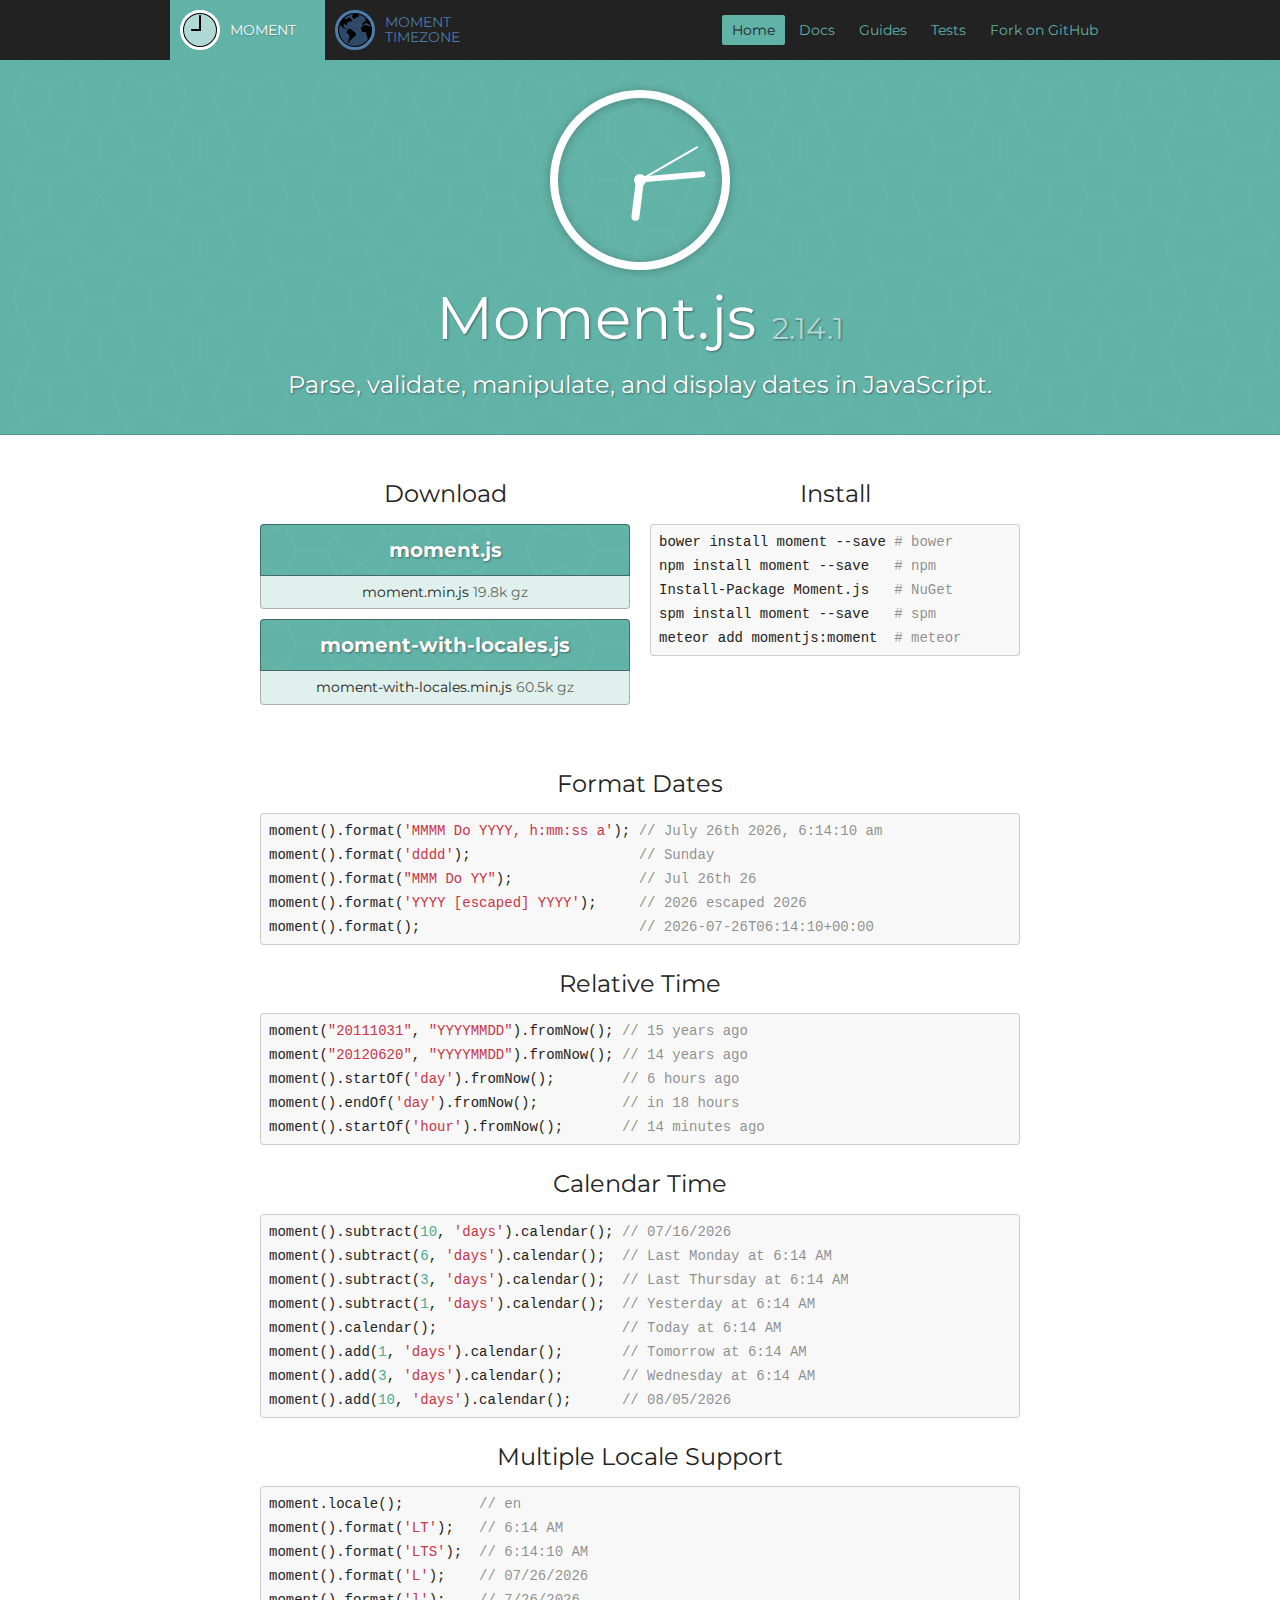
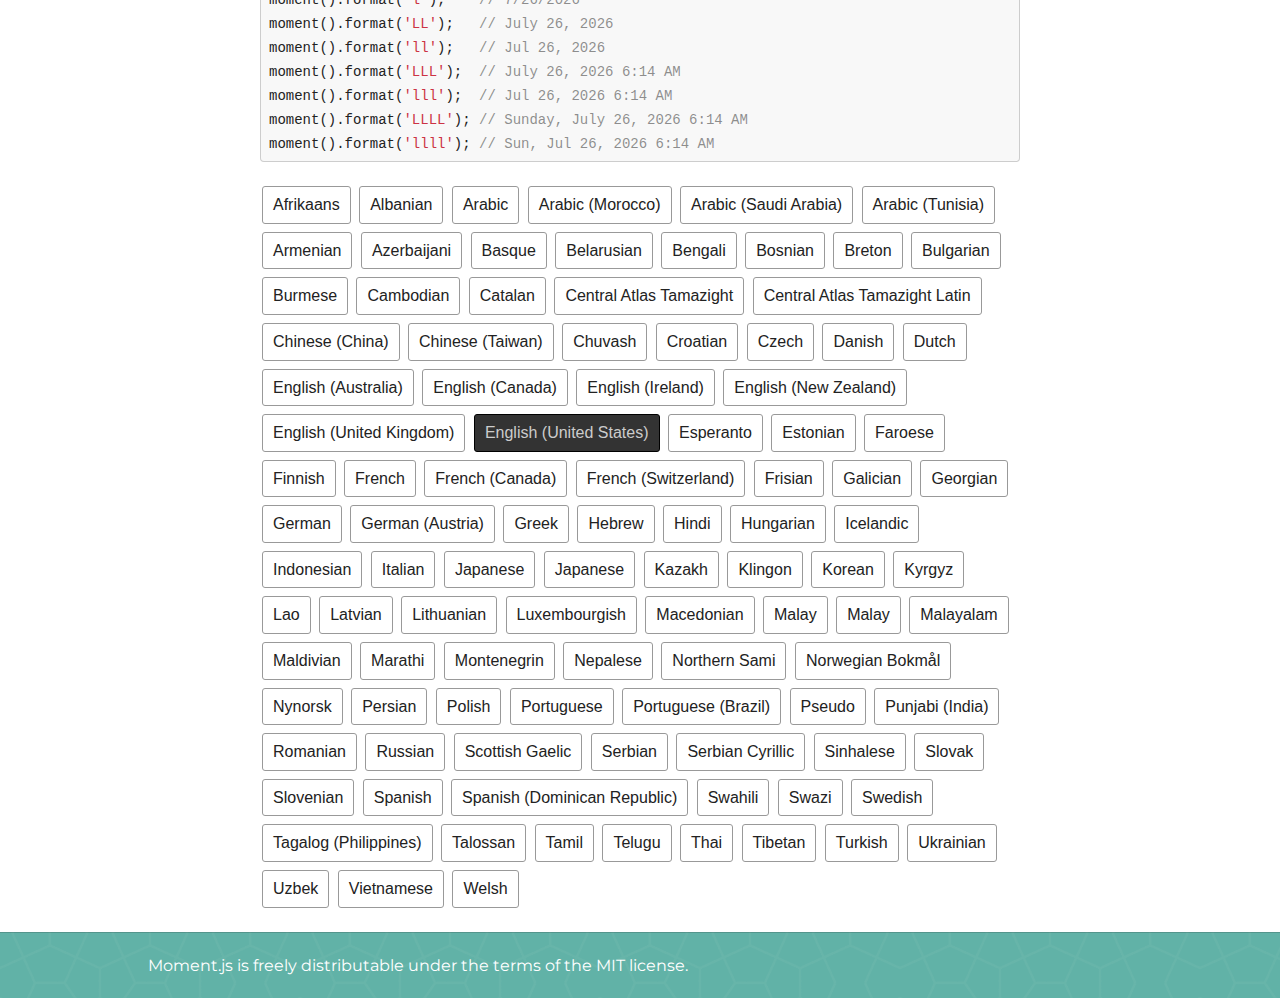
<file: index.html>
<!doctype html>
<html>
	<head>
		<meta charset="utf-8" />

		<link href='http://fonts.googleapis.com/css?family=Montserrat:400,700' rel='stylesheet' type='text/css'>
		<link rel="stylesheet" href="/static/css/style.css" />
		<link rel="shortcut icon" href="/static/img/moment-favicon.png" />

		<title>Moment.js | Home</title>
	</head>

	<body class="is-moment">
		<nav class="nav">
			<div class="centered">
				<div class="nav-projects">
					<a class="nav-project nav-project-moment active" href="/">
						<svg width="40px" height="40px" viewBox="0 0 40 40">
							<ellipse stroke-width="3" cx="20" cy="20" rx="18.5" ry="18.5" fill="0" stroke="#000" />
							<path fill-rule="evenodd" d="M20,36 C28.836556,36 36,28.836556 36,20 C36,11.163444 28.836556,4 20,4 C11.163444,4 4,11.163444 4,20 C4,28.836556 11.163444,36 20,36 Z M20,5 C19.4477153,5 19,5.44994876 19,6.00684547 L19,19 L11.9970301,19 C11.4463856,19 11,19.4438648 11,20 C11,20.5522847 11.4556644,21 11.9953976,21 L21,21 L21,6.00087166 C21,5.4481055 20.5561352,5 20,5 Z"></path>
						</svg>
						Moment
					</a>
					<a class="nav-project nav-project-moment-timezone " href="/timezone/">
						<svg width="40px" height="40px" viewBox="0 0 40 40">
							<ellipse stroke-width="3" cx="20" cy="20" rx="18.5" ry="18.5" fill="0" stroke="#000" />
							<path fill-rule="evenodd" d="M4.98917024,14.4489557 C4.34944108,16.1782522 4,18.0483179 4,20 C4,28.836556 11.163444,36 20,36 C25.3372103,36 30.0640585,33.3867291 32.9708034,29.3699284 L32.9708034,29.3699284 C32.7542032,29.1158875 32.5851628,28.8136799 32.5213775,28.5419031 L31.2169086,22.9838131 C31.1059526,22.5110509 30.6116318,22.1192596 30.1152853,22.1192596 L28.4921437,22.1192596 C27.9858118,22.1192596 27.3609962,21.7891428 27.0742761,21.3819231 L26.5647528,20.6582629 C25.7154881,19.4520786 25.8505167,17.5995152 26.8651421,16.5187344 L26.9854581,16.3905737 C27.318883,16.0354089 27.9695174,15.6094255 28.4334461,15.4446996 L29.3188401,15.1303252 C29.7803195,14.966469 30.5349459,14.9655993 30.9988746,15.1303252 L31.8842686,15.4446996 C32.3457481,15.6085558 33.1107334,15.8458733 33.5874405,15.9728206 L35.6191135,16.513856 C35.4978108,15.9679684 35.3486212,15.4325805 35.1731165,14.9092644 C34.3263749,14.7238868 33.4055455,14.2746017 32.8663979,13.7497894 L32.3015162,13.1999272 L30.4205895,13.1999271 C29.9369463,13.1999271 29.3014167,13.5302589 29.0223398,13.9377438 L28.6896027,14.4235789 C28.1260613,15.2464153 27.4185905,15.1412987 27.0980851,14.2053481 L27.0412779,14.0394576 C26.882355,13.5753657 27.1532065,13.199927 27.6459111,13.199927 L27.7109116,13.199927 C28.2108557,13.199927 28.6030323,12.796967 28.6030323,12.2998905 C28.6030324,11.7993486 29.0024484,11.399854 29.4951531,11.399854 L30.4522743,11.399854 L30.7448301,11.1150769 C31.0843394,10.7845948 31.0209719,10.3265877 30.5819181,10.1128978 L30.3226304,9.98670097 C29.8842057,9.77331723 29.8835766,9.42655123 30.3226304,9.21286132 L30.5819181,9.08666449 C30.8796701,8.94174691 31.4270561,9.05187418 31.74767,9.13746427 L31.74767,9.13746427 C29.354055,6.5500601 26.1162974,4.75498325 22.4719557,4.1897922 L22.4719557,4.1897922 L23.5257222,5.21678951 C24.2305071,5.90367045 24.0320251,6.65048619 23.0799479,6.88245898 L21.4350099,7.28324666 L20.1865042,8.50003612 C19.4817194,9.18691704 18.4903848,9.06670377 17.9747489,8.2291421 L17.3154121,7.15816288 C16.7989905,6.31932509 17.052872,5.20558795 17.8807174,4.66771105 L17.4094436,4.97391227 C18.1837126,4.47084565 19.4969845,4.06343412 20.4690548,4.00674356 C20.3132511,4.0022581 20.1568893,4 20,4 C16.3409492,4 12.9687755,5.22826668 10.2732905,7.29498839 L9.34598541,8.7 C9.34598541,8.7 11.1732265,9.31523437 11.1732265,9.31523437 C11.6403222,9.47250609 12.1428675,9.22457657 12.3008953,8.74570313 L12.6280585,7.75429687 C12.7837571,7.28248174 13.2647344,7.07917156 13.7009406,7.29947834 L14.8796059,7.89476545 C15.7601466,8.33948421 16.7269068,9.46648951 17.0331889,10.3946197 L17.0830463,10.5457031 C17.2387449,11.0175183 16.9561285,11.4 16.4656183,11.4 L13.8009733,11.4 L12.0189781,13.2 L12.0189781,15.015919 C12.0189781,15.5041835 11.7405414,15.61875 11.3957227,15.2704473 L10.236983,14.1 L9.25216787,14.5973827 C8.8118975,14.8197421 8.45498784,15.3994783 8.45498784,15.9 C8.45498784,16.3970563 8.80456327,17.0118645 9.2107158,17.2580182 L12.9099757,19.5 L13.8947908,19.0026173 C14.3350612,18.7802579 15.0162561,18.8183745 15.4320035,19.0983398 L19.7477607,22.0045816 C21.3842844,23.1066207 21.4906005,25.0341584 19.9878775,26.3076091 L16.4715636,29.2874348 C16.0984226,29.6036452 15.5824366,30.1960211 15.3130082,30.6200946 L13.8009729,33 C13.3088887,33 12.995925,32.6093202 13.1006804,32.1331581 L14.3096882,26.6376532 C14.520817,25.6779738 13.9707442,24.5357431 13.0976108,24.0947654 L12.7223406,23.9052346 C11.8417999,23.4605158 11.4800454,22.3887558 11.9199672,21.5000227 L12.9099757,19.5 L8.41107755,17.9852154 C7.94324417,17.8276953 7.31902279,17.3906968 7.00711679,16.996875 L4.98917024,14.4489557 Z"></path>
						</svg>
						Moment<br/>Timezone
					</a>
				</div>
				<div class="nav-pages">
					
						<a href="." class="active">Home</a>
					
						<a href="docs/" >Docs</a>
					
						<a href="guides/" >Guides</a>
					
						<a href="tests/" >Tests</a>
					
					<a href="https://github.com/moment/moment/">Fork on GitHub</a>
				</div>
			</div>
		</nav>

		



<header class="hero hero-moment">
	<div class="centered">
		<div class="hero-circle">
			<div class="hero-face">
				<div id="hour" class="hero-hour"></div>
				<div id="minute" class="hero-minute"></div>
				<div id="second" class="hero-second"></div>
			</div>
		</div>
		<div class="hero-title">
			<h1>Moment.js <span>2.14.1</span></h1>
			<h2>Parse, validate, manipulate, and display dates in JavaScript.</h2>
		</div>
	</div>
</header>


<div class="builds">
	<div class="builds-download">
		<h3>Download</h3>
		<a class="builds-button builds-button-source" href="/downloads/moment.js">
			moment.js
		</a>
		<a class="builds-button builds-button-gzipped" href="/downloads/moment.min.js">
			moment.min.js
			<span class="filesize">19.8k</span>
		</a>
		<a class="builds-button builds-button-source" href="/downloads/moment-with-locales.js">
			moment-with-locales.js
		</a>
		<a class="builds-button builds-button-gzipped" href="/downloads/moment-with-locales.min.js">
			moment-with-locales.min.js
			<span class="filesize">60.5k</span>
		</a>
	</div>
	<div class="builds-packages">
		<h3>Install</h3>
		<pre><code>bower install moment --save <span class="comment"># bower</span>
npm install moment --save   <span class="comment"># npm</span>
Install-Package Moment.js   <span class="comment"># NuGet</span>
spm install moment --save   <span class="comment"># spm</span>
meteor add momentjs:moment  <span class="comment"># meteor</span></code></pre>
	</div>
</div>

<div class="page-moment-index">

<h3 id="format-dates">Format Dates</h3>
<pre><code class="language-js">moment().format(<span class="string">'MMMM Do YYYY, h:mm:ss a'</span>);
moment().format(<span class="string">'dddd'</span>);
moment().format(<span class="string">"MMM Do YY"</span>);
moment().format(<span class="string">'YYYY [escaped] YYYY'</span>);
moment().format();</code></pre>
<h3 id="relative-time">Relative Time</h3>
<pre><code class="language-js">moment(<span class="string">"20111031"</span>, <span class="string">"YYYYMMDD"</span>).fromNow();
moment(<span class="string">"20120620"</span>, <span class="string">"YYYYMMDD"</span>).fromNow();
moment().startOf(<span class="string">'day'</span>).fromNow();
moment().endOf(<span class="string">'day'</span>).fromNow();
moment().startOf(<span class="string">'hour'</span>).fromNow();</code></pre>
<h3 id="calendar-time">Calendar Time</h3>
<pre><code class="language-js">moment().subtract(<span class="number">10</span>, <span class="string">'days'</span>).calendar();
moment().subtract(<span class="number">6</span>, <span class="string">'days'</span>).calendar();
moment().subtract(<span class="number">3</span>, <span class="string">'days'</span>).calendar();
moment().subtract(<span class="number">1</span>, <span class="string">'days'</span>).calendar();
moment().calendar();
moment().add(<span class="number">1</span>, <span class="string">'days'</span>).calendar();
moment().add(<span class="number">3</span>, <span class="string">'days'</span>).calendar();
moment().add(<span class="number">10</span>, <span class="string">'days'</span>).calendar();</code></pre>
<h3 id="multiple-locale-support">Multiple Locale Support</h3>
<pre><code class="language-js">moment.locale();
moment().format(<span class="string">'LT'</span>);
moment().format(<span class="string">'LTS'</span>);
moment().format(<span class="string">'L'</span>);
moment().format(<span class="string">'l'</span>);
moment().format(<span class="string">'LL'</span>);
moment().format(<span class="string">'ll'</span>);
moment().format(<span class="string">'LLL'</span>);
moment().format(<span class="string">'lll'</span>);
moment().format(<span class="string">'LLLL'</span>);
moment().format(<span class="string">'llll'</span>);</code></pre>


<div class="locales">
	
		<div class="button " data-locale="af">
			Afrikaans
		</div>
	
		<div class="button " data-locale="sq">
			Albanian
		</div>
	
		<div class="button " data-locale="ar">
			Arabic
		</div>
	
		<div class="button " data-locale="ar-ma">
			Arabic (Morocco)
		</div>
	
		<div class="button " data-locale="ar-sa">
			Arabic (Saudi Arabia)
		</div>
	
		<div class="button " data-locale="ar-tn">
			Arabic (Tunisia)
		</div>
	
		<div class="button " data-locale="hy-am">
			Armenian
		</div>
	
		<div class="button " data-locale="az">
			Azerbaijani
		</div>
	
		<div class="button " data-locale="eu">
			Basque
		</div>
	
		<div class="button " data-locale="be">
			Belarusian
		</div>
	
		<div class="button " data-locale="bn">
			Bengali
		</div>
	
		<div class="button " data-locale="bs">
			Bosnian
		</div>
	
		<div class="button " data-locale="br">
			Breton
		</div>
	
		<div class="button " data-locale="bg">
			Bulgarian
		</div>
	
		<div class="button " data-locale="my">
			Burmese
		</div>
	
		<div class="button " data-locale="km">
			Cambodian
		</div>
	
		<div class="button " data-locale="ca">
			Catalan
		</div>
	
		<div class="button " data-locale="tzm">
			Central Atlas Tamazight
		</div>
	
		<div class="button " data-locale="tzm-latn">
			Central Atlas Tamazight Latin
		</div>
	
		<div class="button " data-locale="zh-cn">
			Chinese (China)
		</div>
	
		<div class="button " data-locale="zh-tw">
			Chinese (Taiwan)
		</div>
	
		<div class="button " data-locale="cv">
			Chuvash
		</div>
	
		<div class="button " data-locale="hr">
			Croatian
		</div>
	
		<div class="button " data-locale="cs">
			Czech
		</div>
	
		<div class="button " data-locale="da">
			Danish
		</div>
	
		<div class="button " data-locale="nl">
			Dutch
		</div>
	
		<div class="button " data-locale="en-au">
			English (Australia)
		</div>
	
		<div class="button " data-locale="en-ca">
			English (Canada)
		</div>
	
		<div class="button " data-locale="en-ie">
			English (Ireland)
		</div>
	
		<div class="button " data-locale="en-nz">
			English (New Zealand)
		</div>
	
		<div class="button " data-locale="en-gb">
			English (United Kingdom)
		</div>
	
		<div class="button active" data-locale="en">
			English (United States)
		</div>
	
		<div class="button " data-locale="eo">
			Esperanto
		</div>
	
		<div class="button " data-locale="et">
			Estonian
		</div>
	
		<div class="button " data-locale="fo">
			Faroese
		</div>
	
		<div class="button " data-locale="fi">
			Finnish
		</div>
	
		<div class="button " data-locale="fr">
			French
		</div>
	
		<div class="button " data-locale="fr-ca">
			French (Canada)
		</div>
	
		<div class="button " data-locale="fr-ch">
			French (Switzerland)
		</div>
	
		<div class="button " data-locale="fy">
			Frisian
		</div>
	
		<div class="button " data-locale="gl">
			Galician
		</div>
	
		<div class="button " data-locale="ka">
			Georgian
		</div>
	
		<div class="button " data-locale="de">
			German
		</div>
	
		<div class="button " data-locale="de-at">
			German (Austria)
		</div>
	
		<div class="button " data-locale="el">
			Greek
		</div>
	
		<div class="button " data-locale="he">
			Hebrew
		</div>
	
		<div class="button " data-locale="hi">
			Hindi
		</div>
	
		<div class="button " data-locale="hu">
			Hungarian
		</div>
	
		<div class="button " data-locale="is">
			Icelandic
		</div>
	
		<div class="button " data-locale="id">
			Indonesian
		</div>
	
		<div class="button " data-locale="it">
			Italian
		</div>
	
		<div class="button " data-locale="ja">
			Japanese
		</div>
	
		<div class="button " data-locale="jv">
			Japanese
		</div>
	
		<div class="button " data-locale="kk">
			Kazakh
		</div>
	
		<div class="button " data-locale="tlh">
			Klingon
		</div>
	
		<div class="button " data-locale="ko">
			Korean
		</div>
	
		<div class="button " data-locale="ky">
			Kyrgyz
		</div>
	
		<div class="button " data-locale="lo">
			Lao
		</div>
	
		<div class="button " data-locale="lv">
			Latvian
		</div>
	
		<div class="button " data-locale="lt">
			Lithuanian
		</div>
	
		<div class="button " data-locale="lb">
			Luxembourgish
		</div>
	
		<div class="button " data-locale="mk">
			Macedonian
		</div>
	
		<div class="button " data-locale="ms-my">
			Malay
		</div>
	
		<div class="button " data-locale="ms">
			Malay
		</div>
	
		<div class="button " data-locale="ml">
			Malayalam
		</div>
	
		<div class="button " data-locale="dv">
			Maldivian
		</div>
	
		<div class="button " data-locale="mr">
			Marathi
		</div>
	
		<div class="button " data-locale="me">
			Montenegrin
		</div>
	
		<div class="button " data-locale="ne">
			Nepalese
		</div>
	
		<div class="button " data-locale="se">
			Northern Sami
		</div>
	
		<div class="button " data-locale="nb">
			Norwegian Bokmål
		</div>
	
		<div class="button " data-locale="nn">
			Nynorsk
		</div>
	
		<div class="button " data-locale="fa">
			Persian
		</div>
	
		<div class="button " data-locale="pl">
			Polish
		</div>
	
		<div class="button " data-locale="pt">
			Portuguese
		</div>
	
		<div class="button " data-locale="pt-br">
			Portuguese (Brazil)
		</div>
	
		<div class="button " data-locale="x-pseudo">
			Pseudo
		</div>
	
		<div class="button " data-locale="pa-in">
			Punjabi (India)
		</div>
	
		<div class="button " data-locale="ro">
			Romanian
		</div>
	
		<div class="button " data-locale="ru">
			Russian
		</div>
	
		<div class="button " data-locale="gd">
			Scottish Gaelic
		</div>
	
		<div class="button " data-locale="sr">
			Serbian
		</div>
	
		<div class="button " data-locale="sr-cyrl">
			Serbian Cyrillic
		</div>
	
		<div class="button " data-locale="si">
			Sinhalese
		</div>
	
		<div class="button " data-locale="sk">
			Slovak
		</div>
	
		<div class="button " data-locale="sl">
			Slovenian
		</div>
	
		<div class="button " data-locale="es">
			Spanish
		</div>
	
		<div class="button " data-locale="es-do">
			Spanish (Dominican Republic)
		</div>
	
		<div class="button " data-locale="sw">
			Swahili
		</div>
	
		<div class="button " data-locale="ss">
			Swazi
		</div>
	
		<div class="button " data-locale="sv">
			Swedish
		</div>
	
		<div class="button " data-locale="tl-ph">
			Tagalog (Philippines)
		</div>
	
		<div class="button " data-locale="tzl">
			Talossan
		</div>
	
		<div class="button " data-locale="ta">
			Tamil
		</div>
	
		<div class="button " data-locale="te">
			Telugu
		</div>
	
		<div class="button " data-locale="th">
			Thai
		</div>
	
		<div class="button " data-locale="bo">
			Tibetan
		</div>
	
		<div class="button " data-locale="tr">
			Turkish
		</div>
	
		<div class="button " data-locale="uk">
			Ukrainian
		</div>
	
		<div class="button " data-locale="uz">
			Uzbek
		</div>
	
		<div class="button " data-locale="vi">
			Vietnamese
		</div>
	
		<div class="button " data-locale="cy">
			Welsh
		</div>
	
</div>

</div>


		<footer>
			<p>Moment.js is freely distributable under the terms of the MIT license.</p>
		</footer>

		<script src="https://ajax.googleapis.com/ajax/libs/jquery/1.8.2/jquery.min.js"></script>
		<script src="/static/js/global.js"></script>
		
			<script src="/static/js/core-home.js"></script>
		

		<script>
			window._gaq = [['_setAccount','UA-10641787-5'],['_trackPageview'],['_trackPageLoadTime']];
			(function(d, c) {
				var ga = d.createElement(c); ga.async = true;
				ga.src = "http://www.google-analytics.com/ga.js";
				var s = d.getElementsByTagName(c)[0];
				s.parentNode.insertBefore(ga, s);
			})(document, 'script');
		</script>
	</body>
</html>
</file>
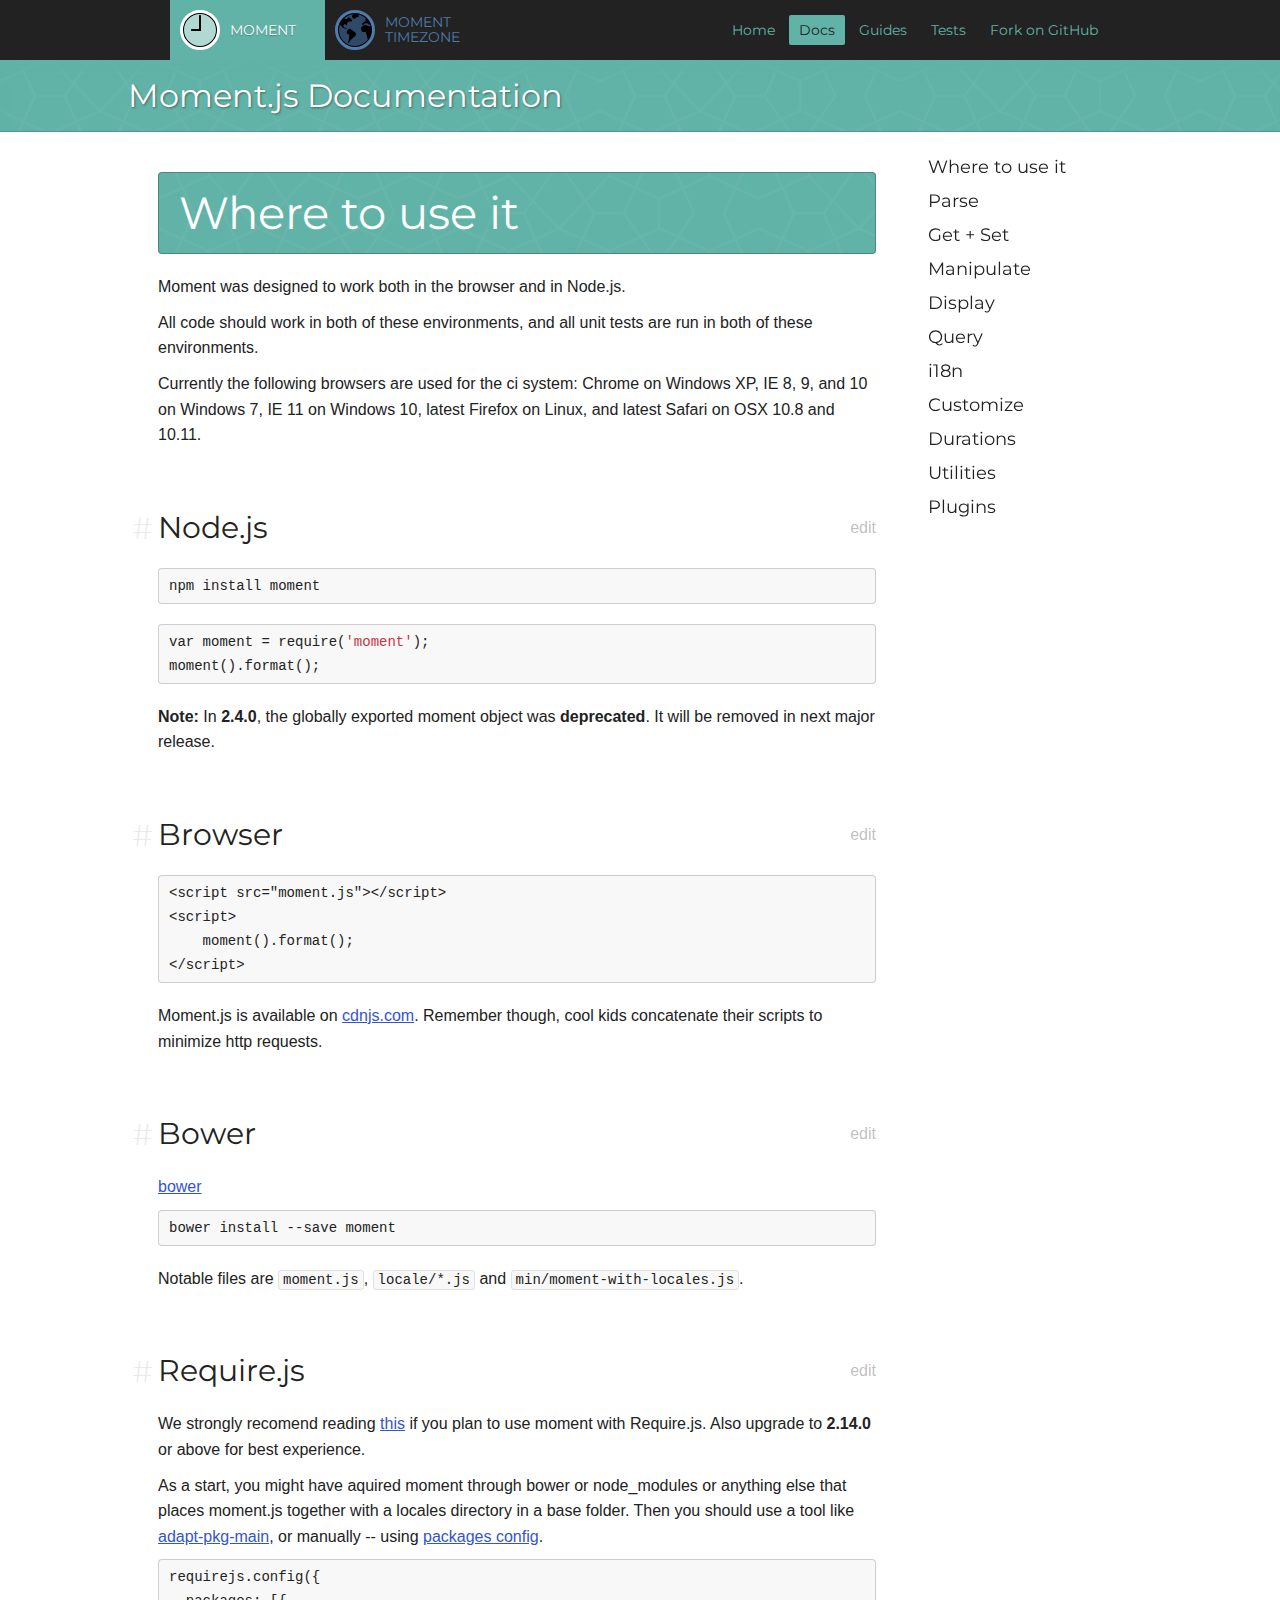
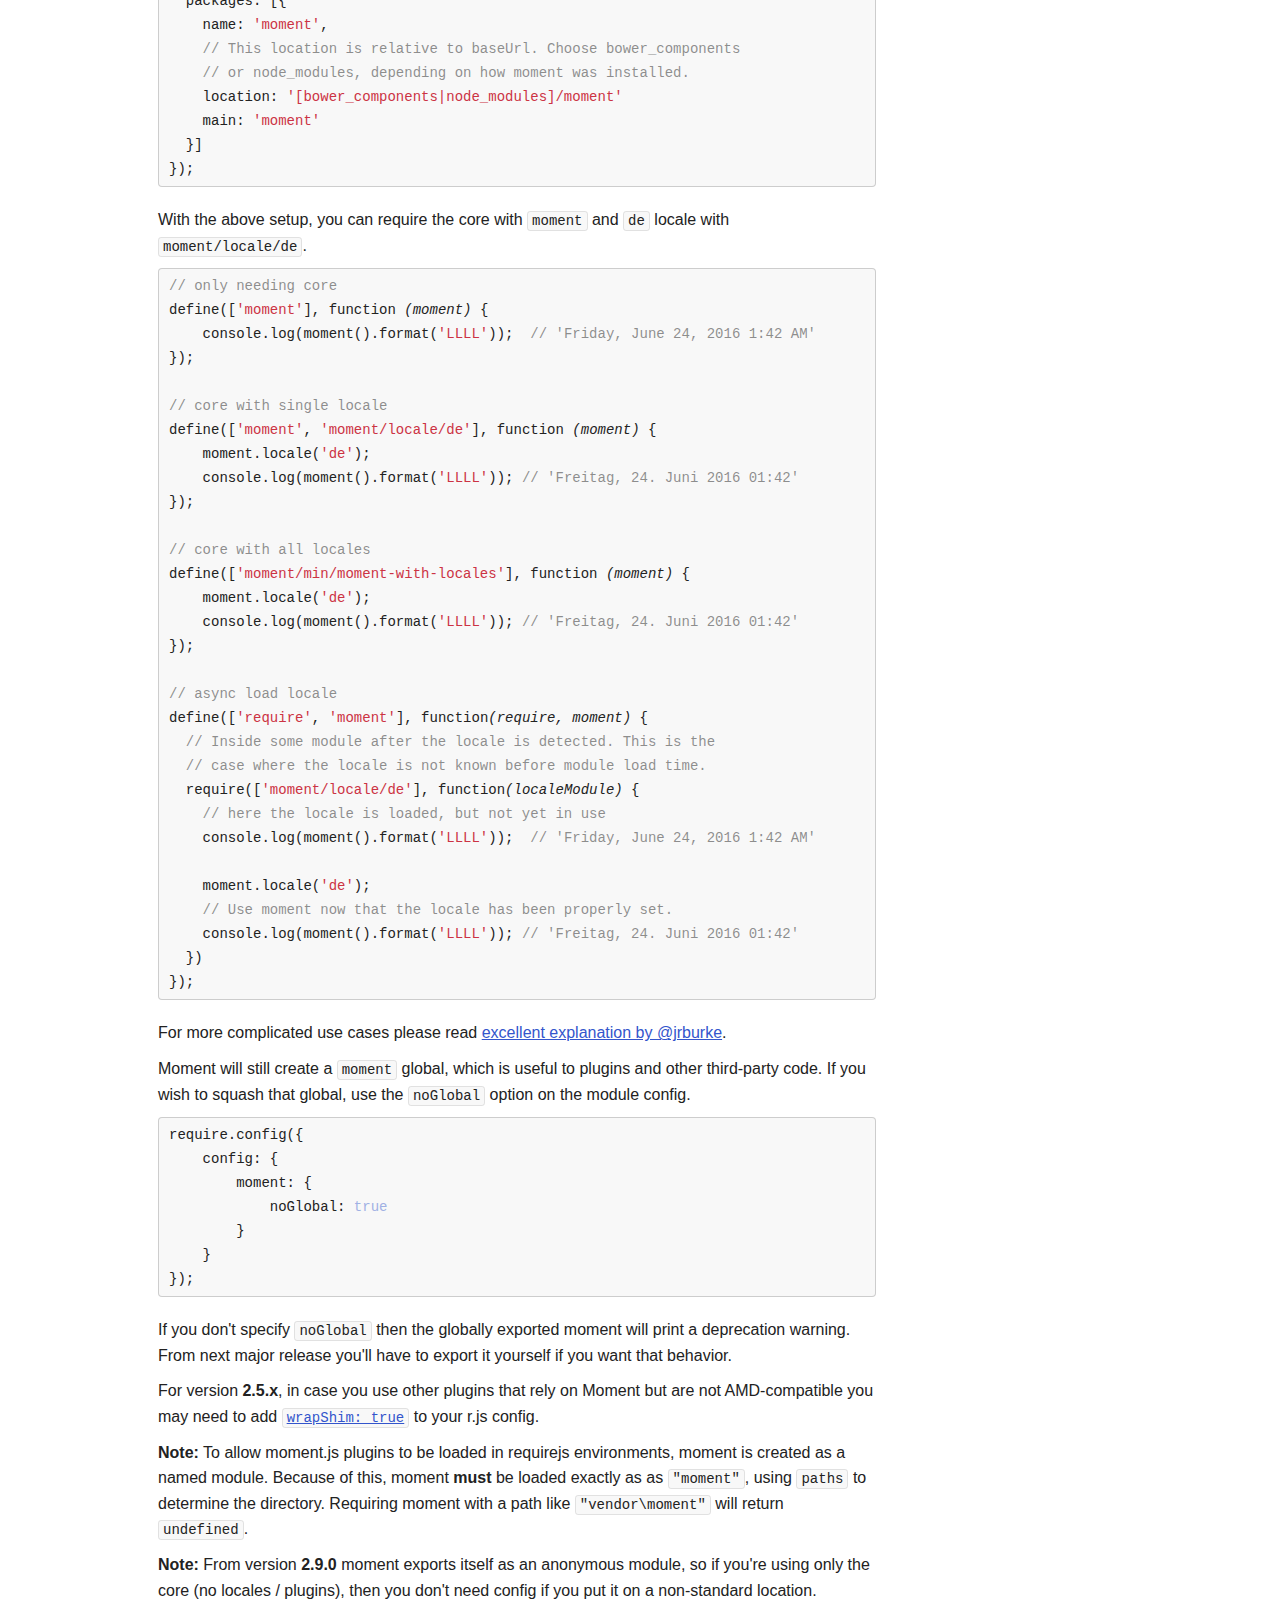
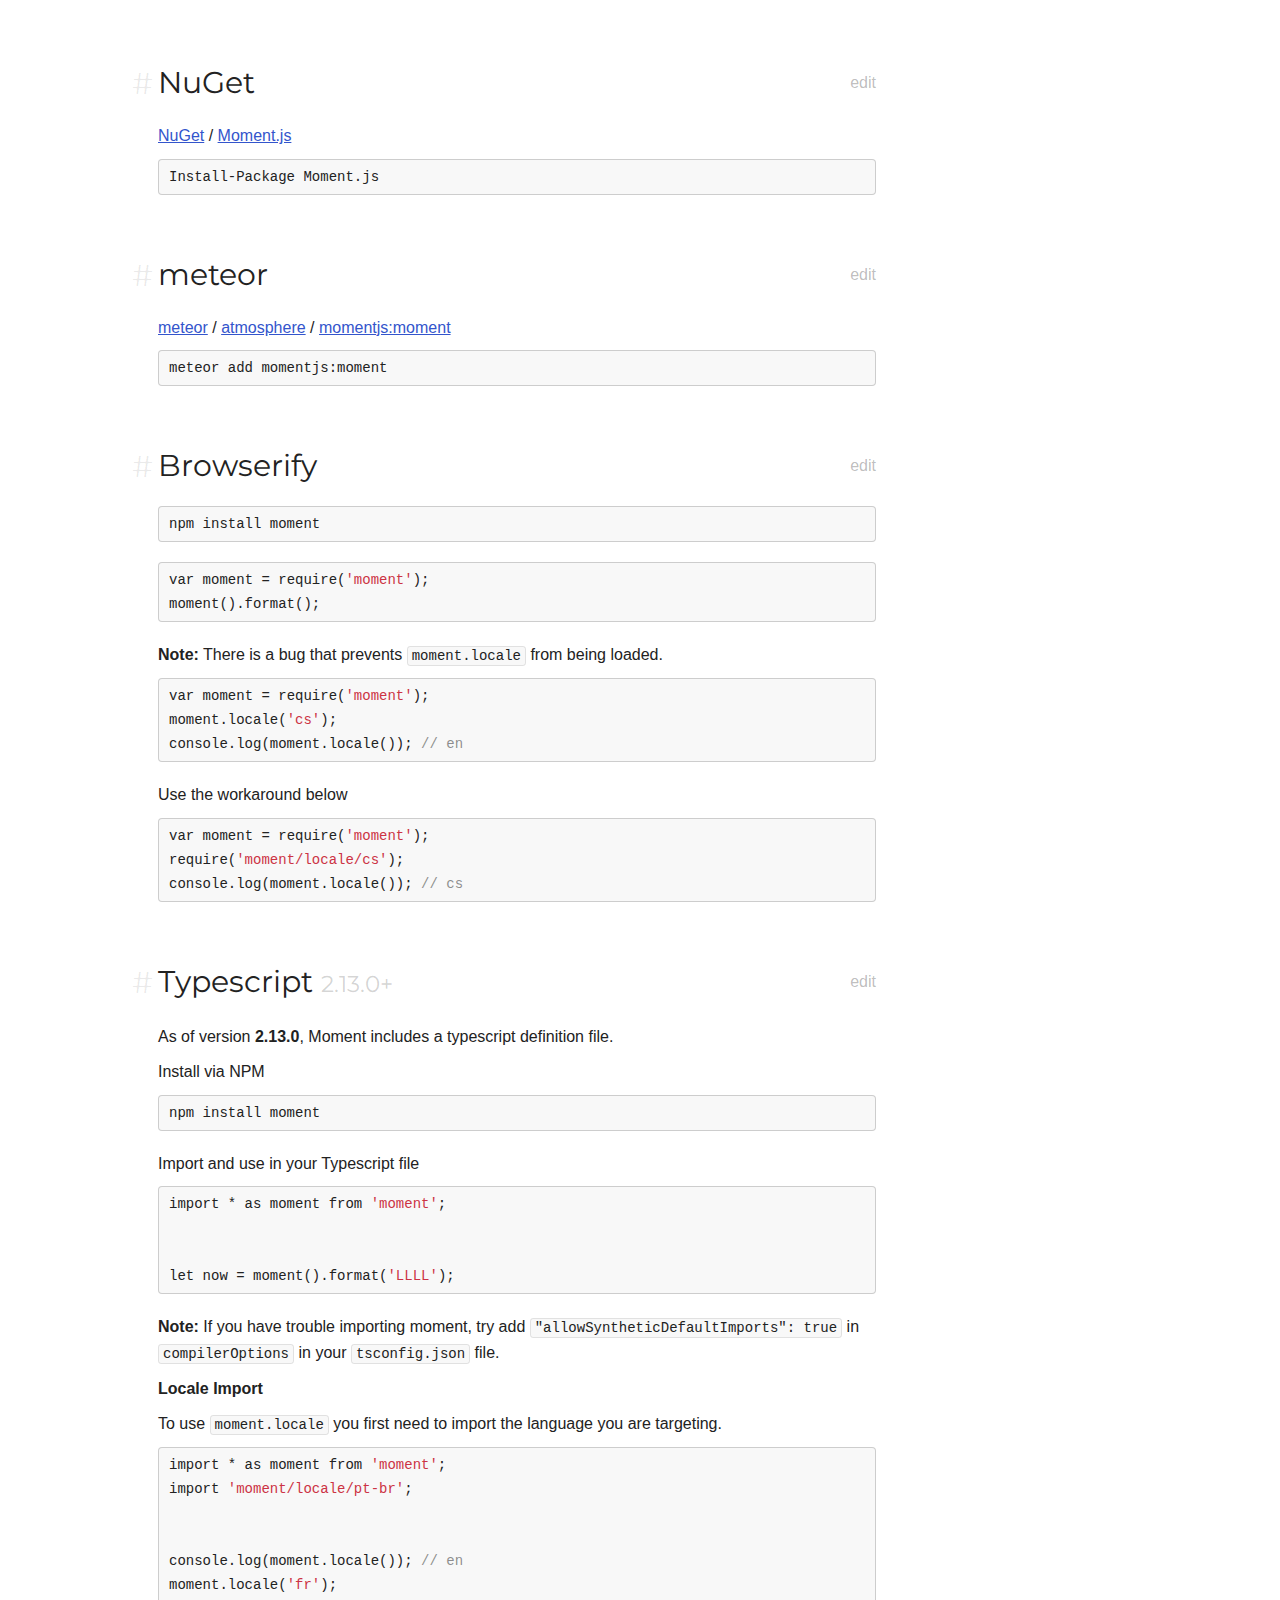
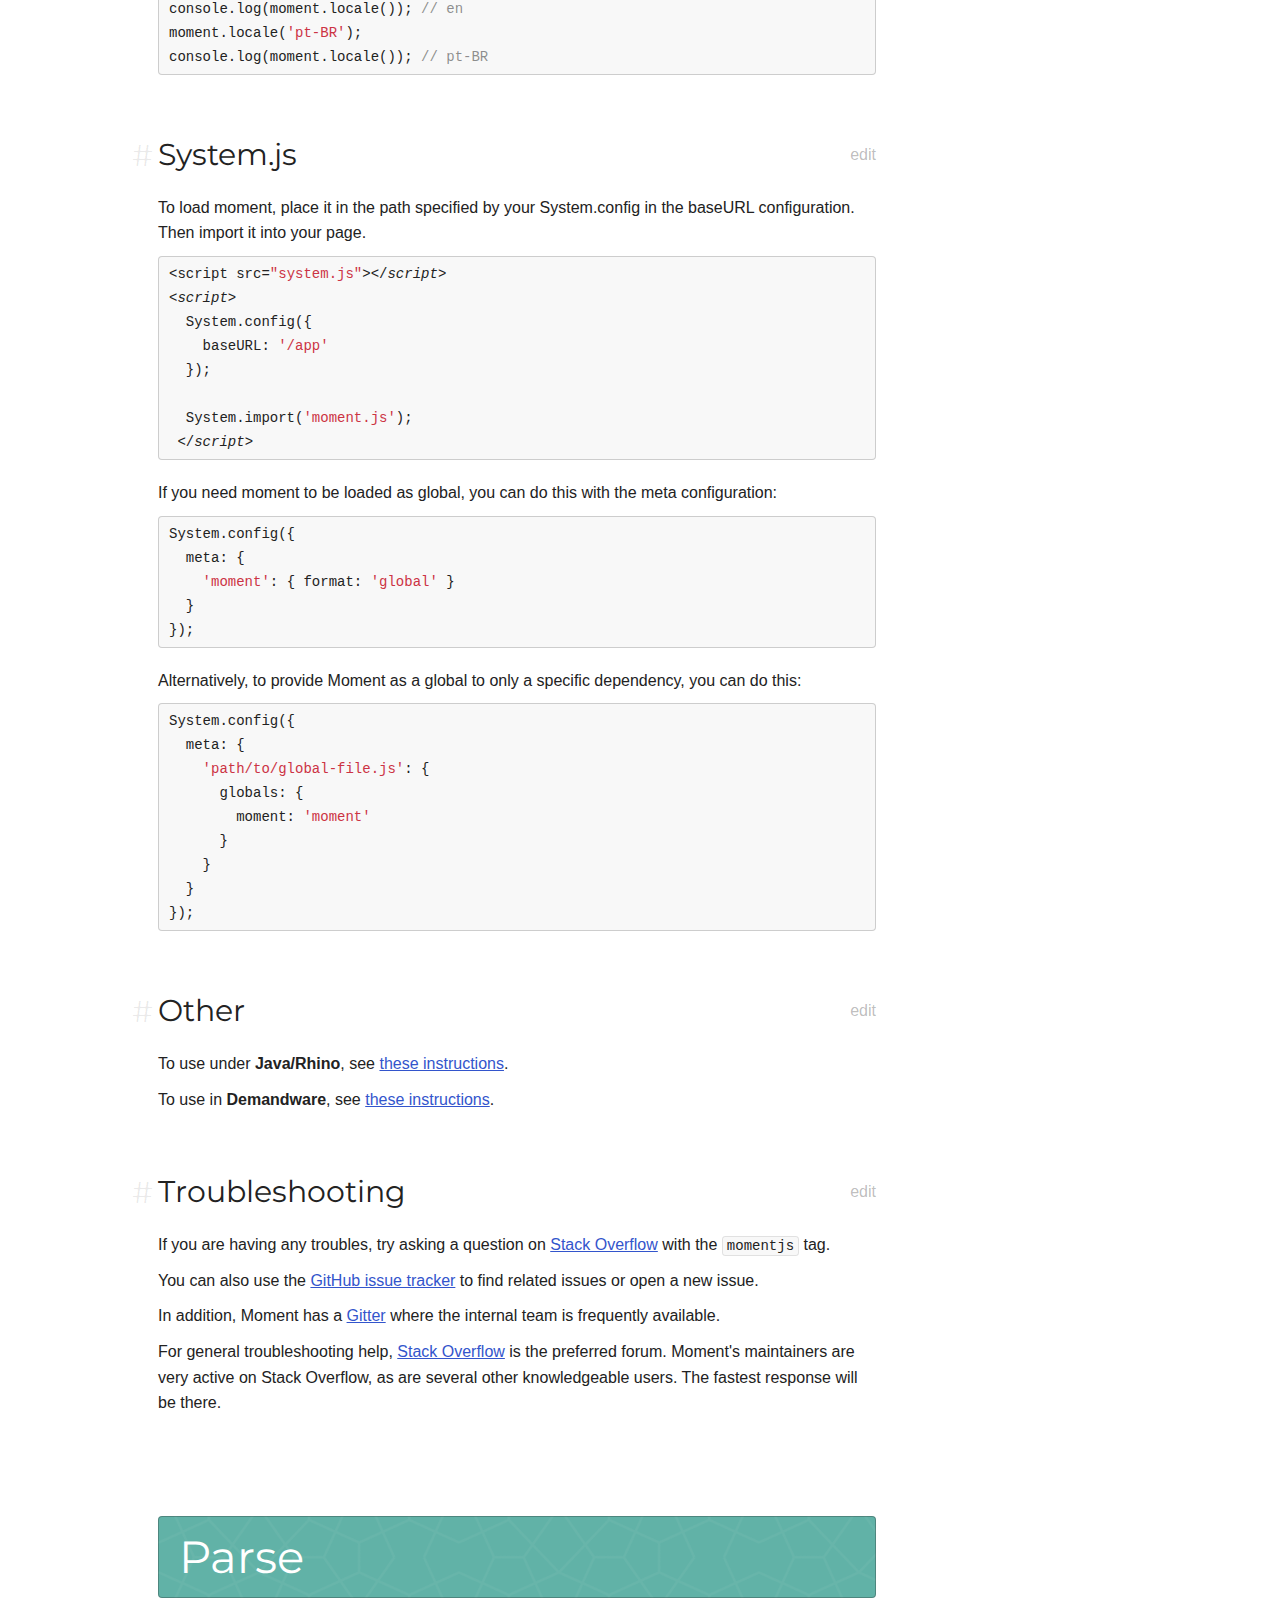
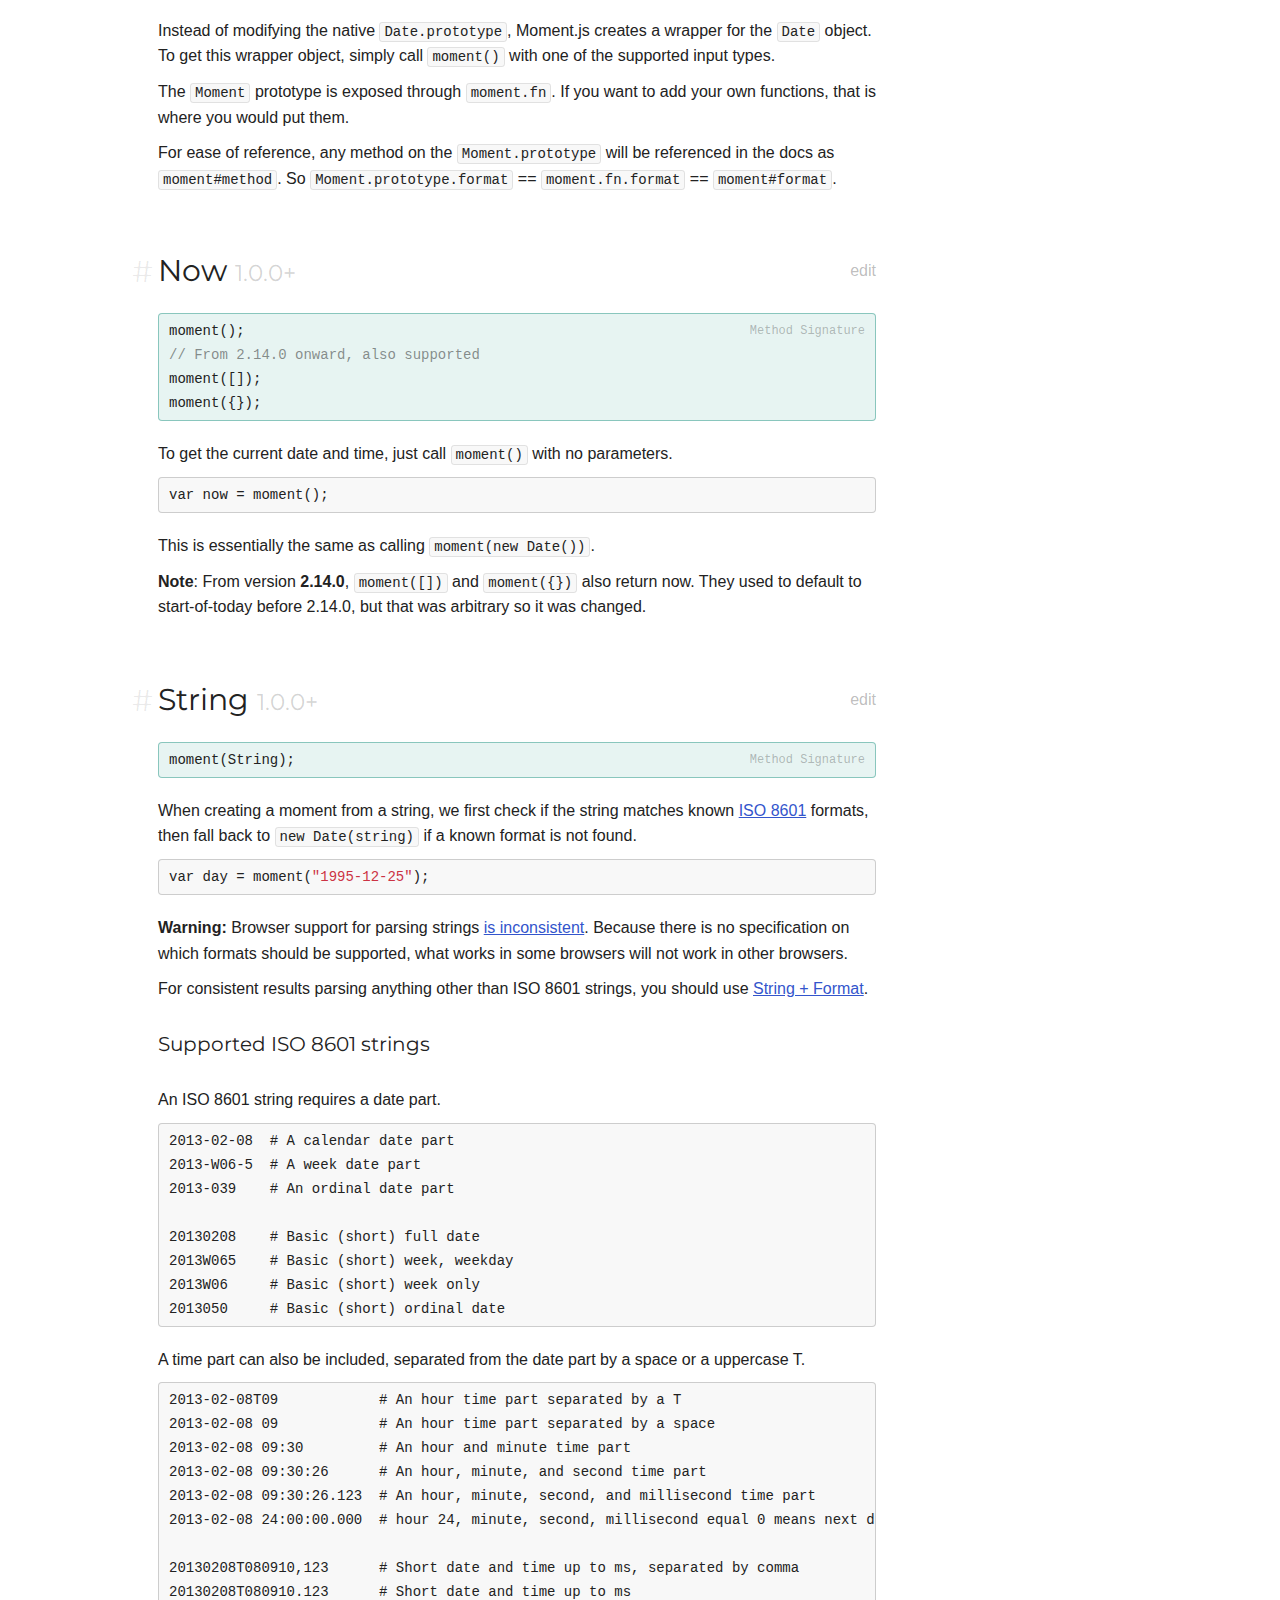
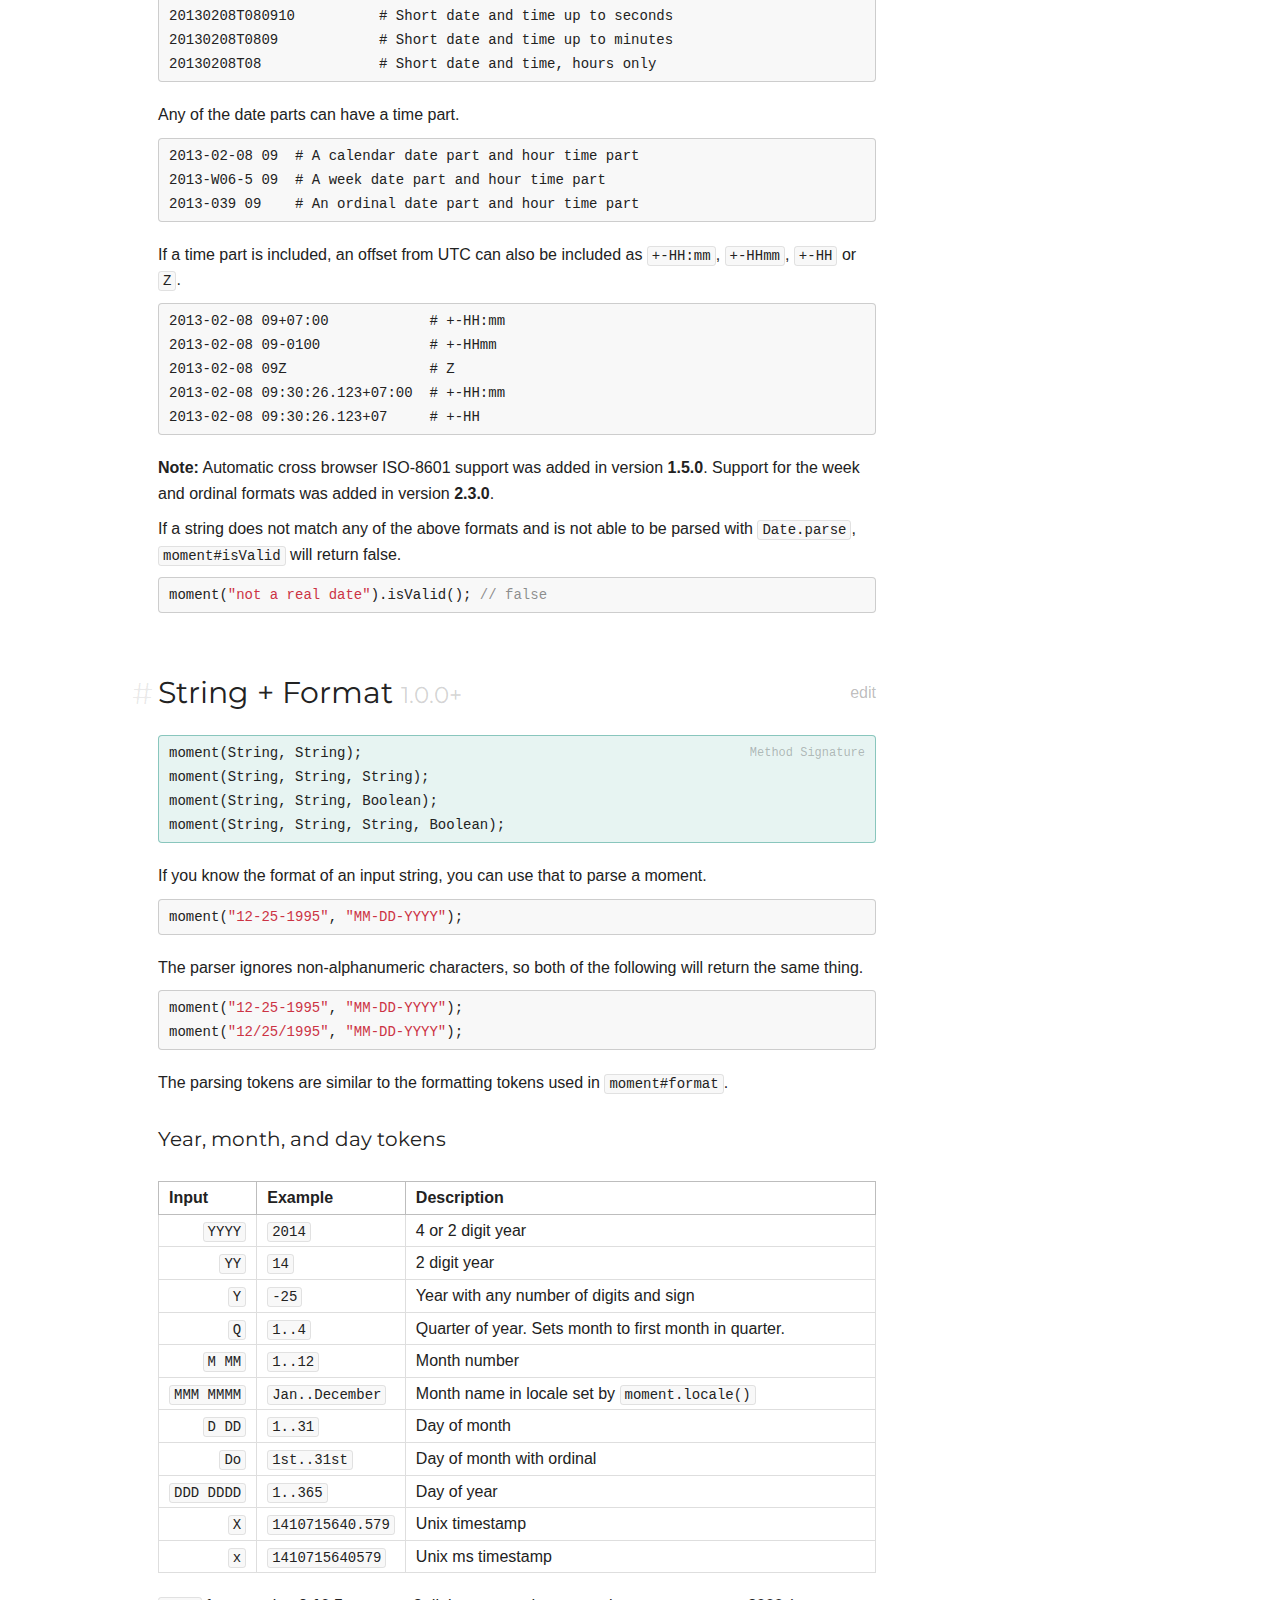
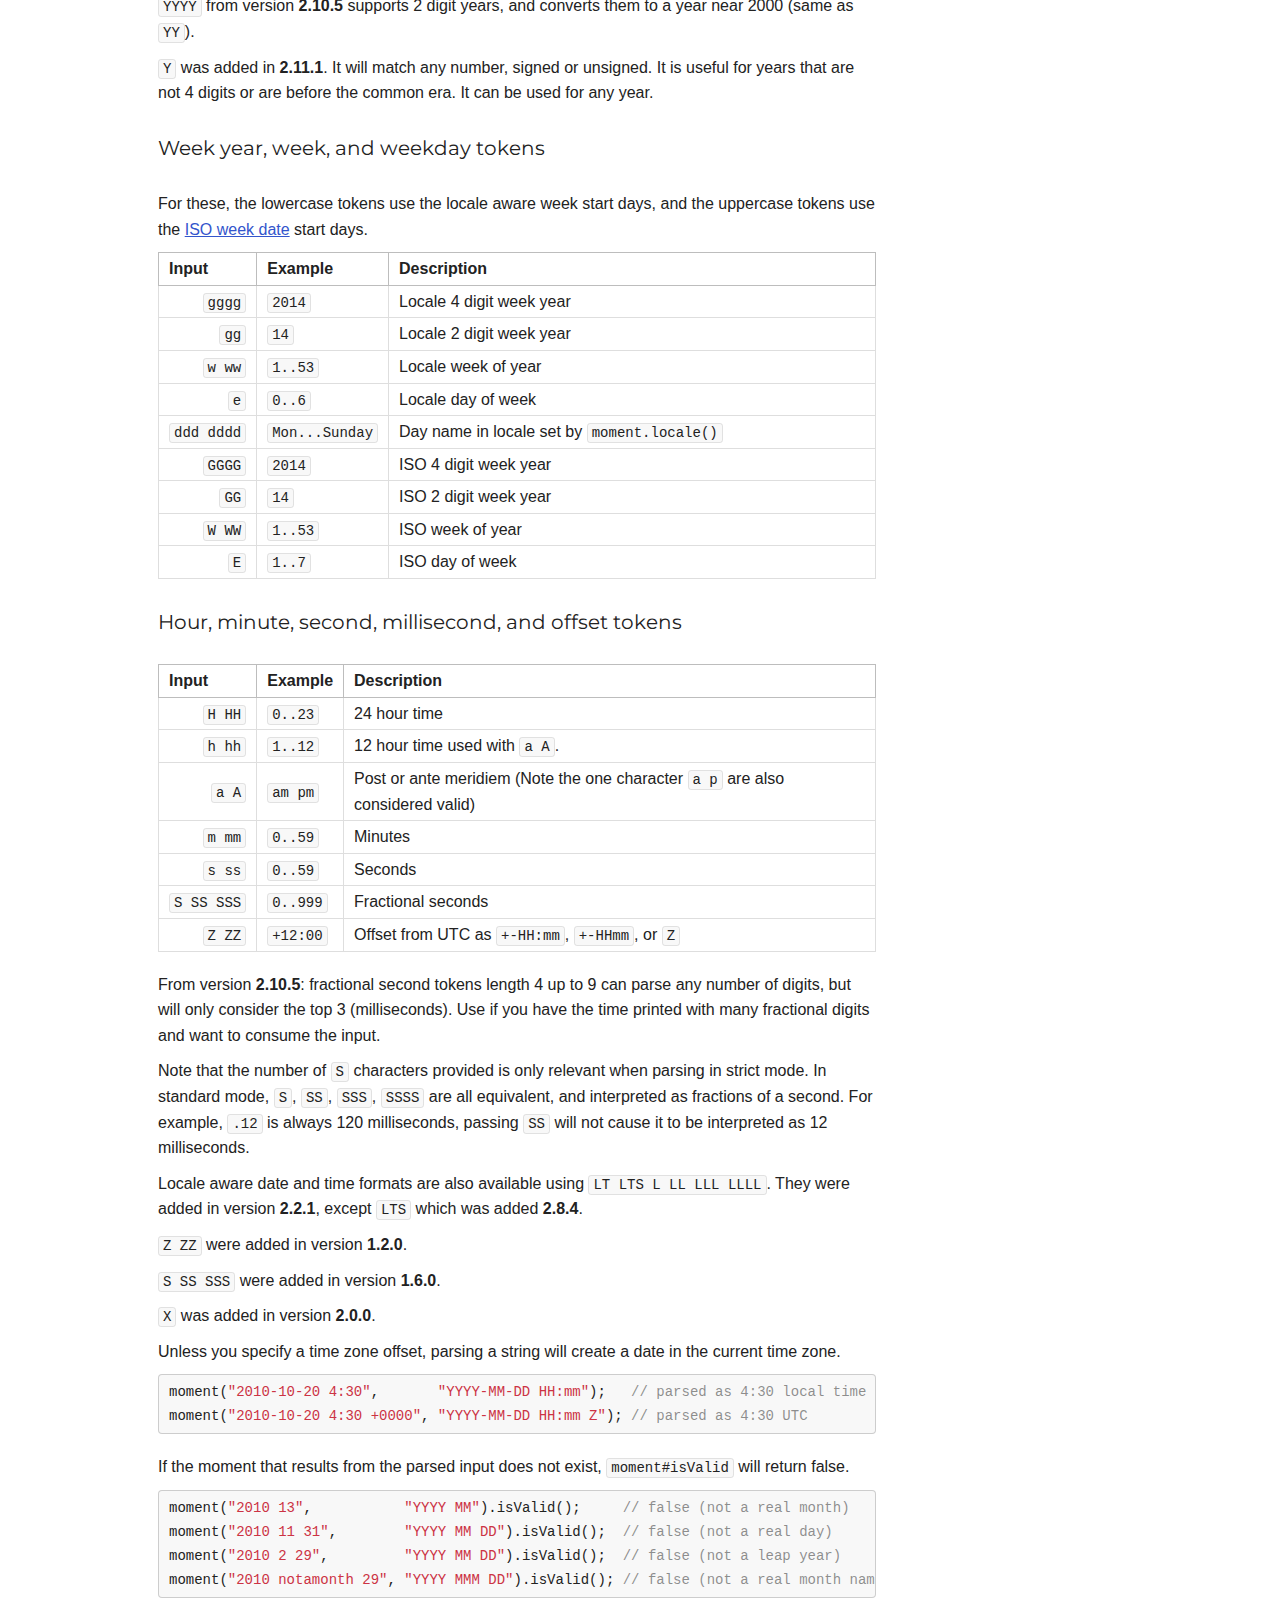
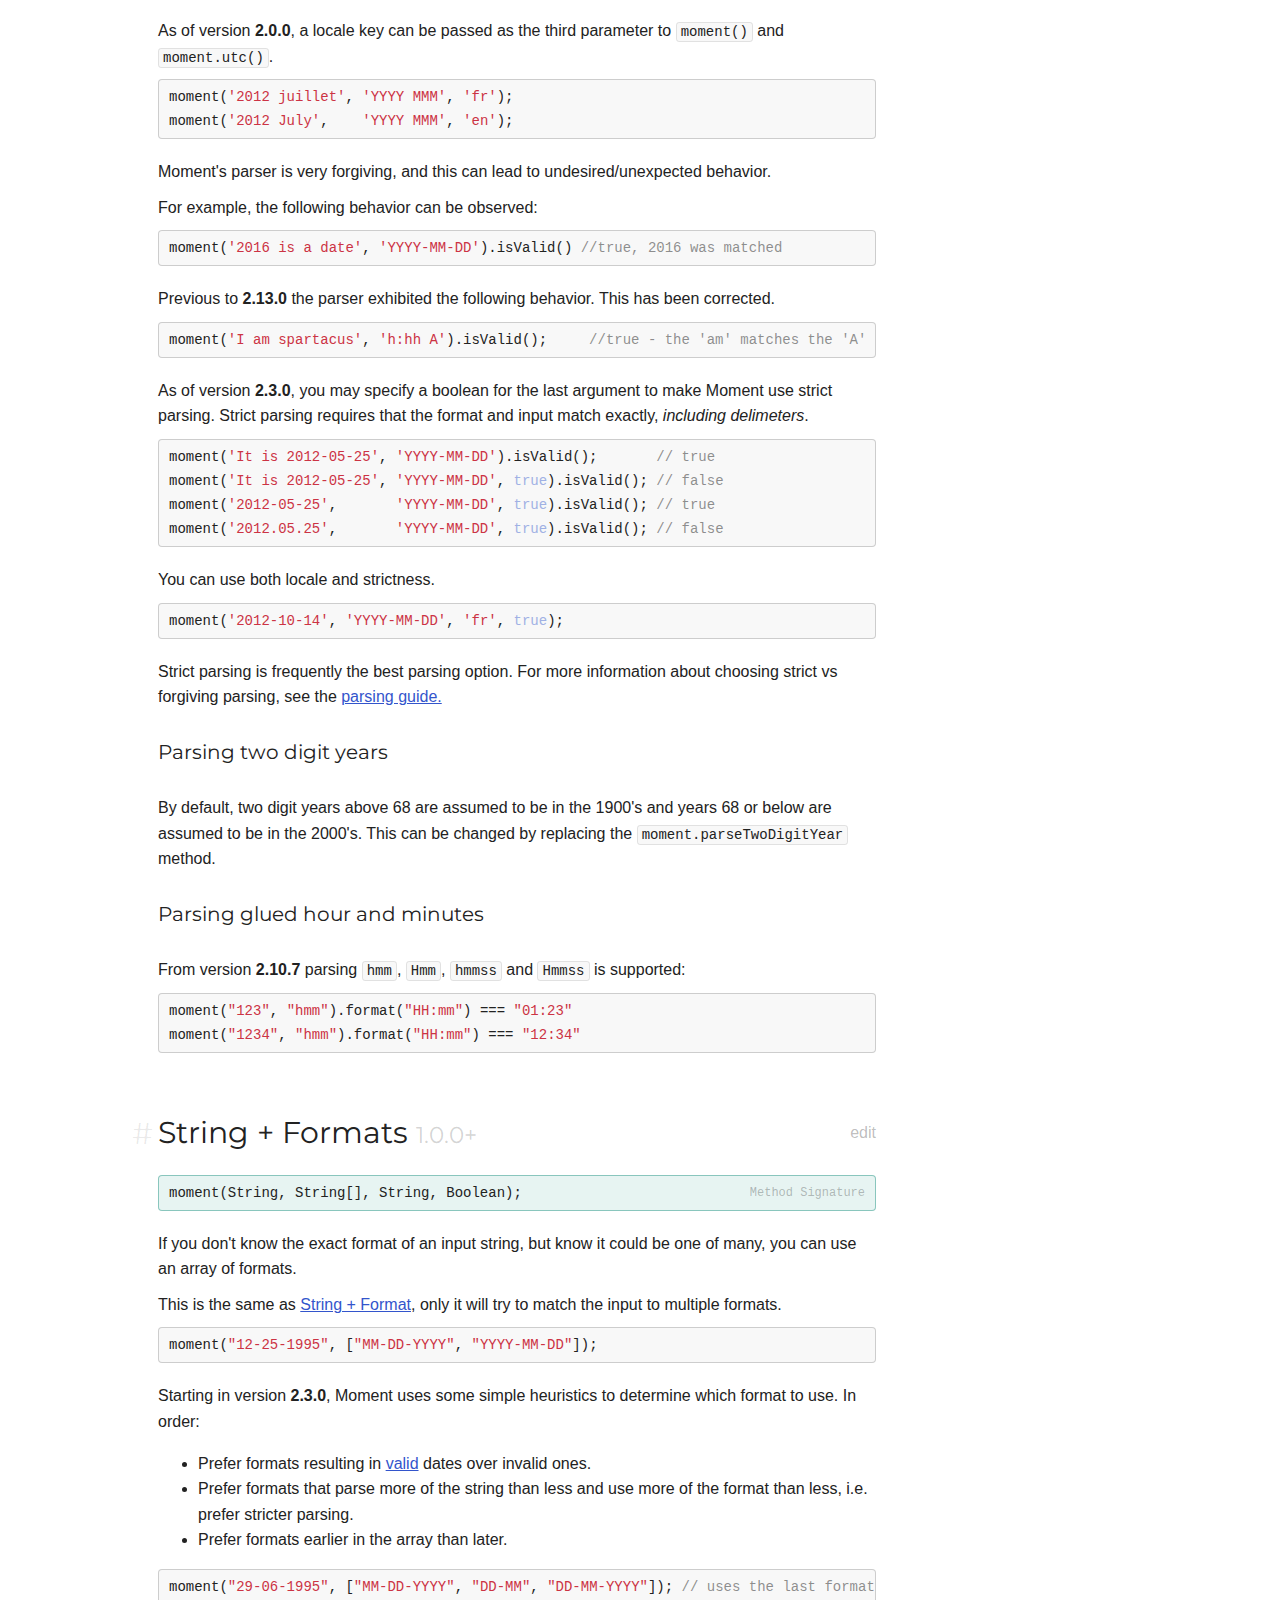
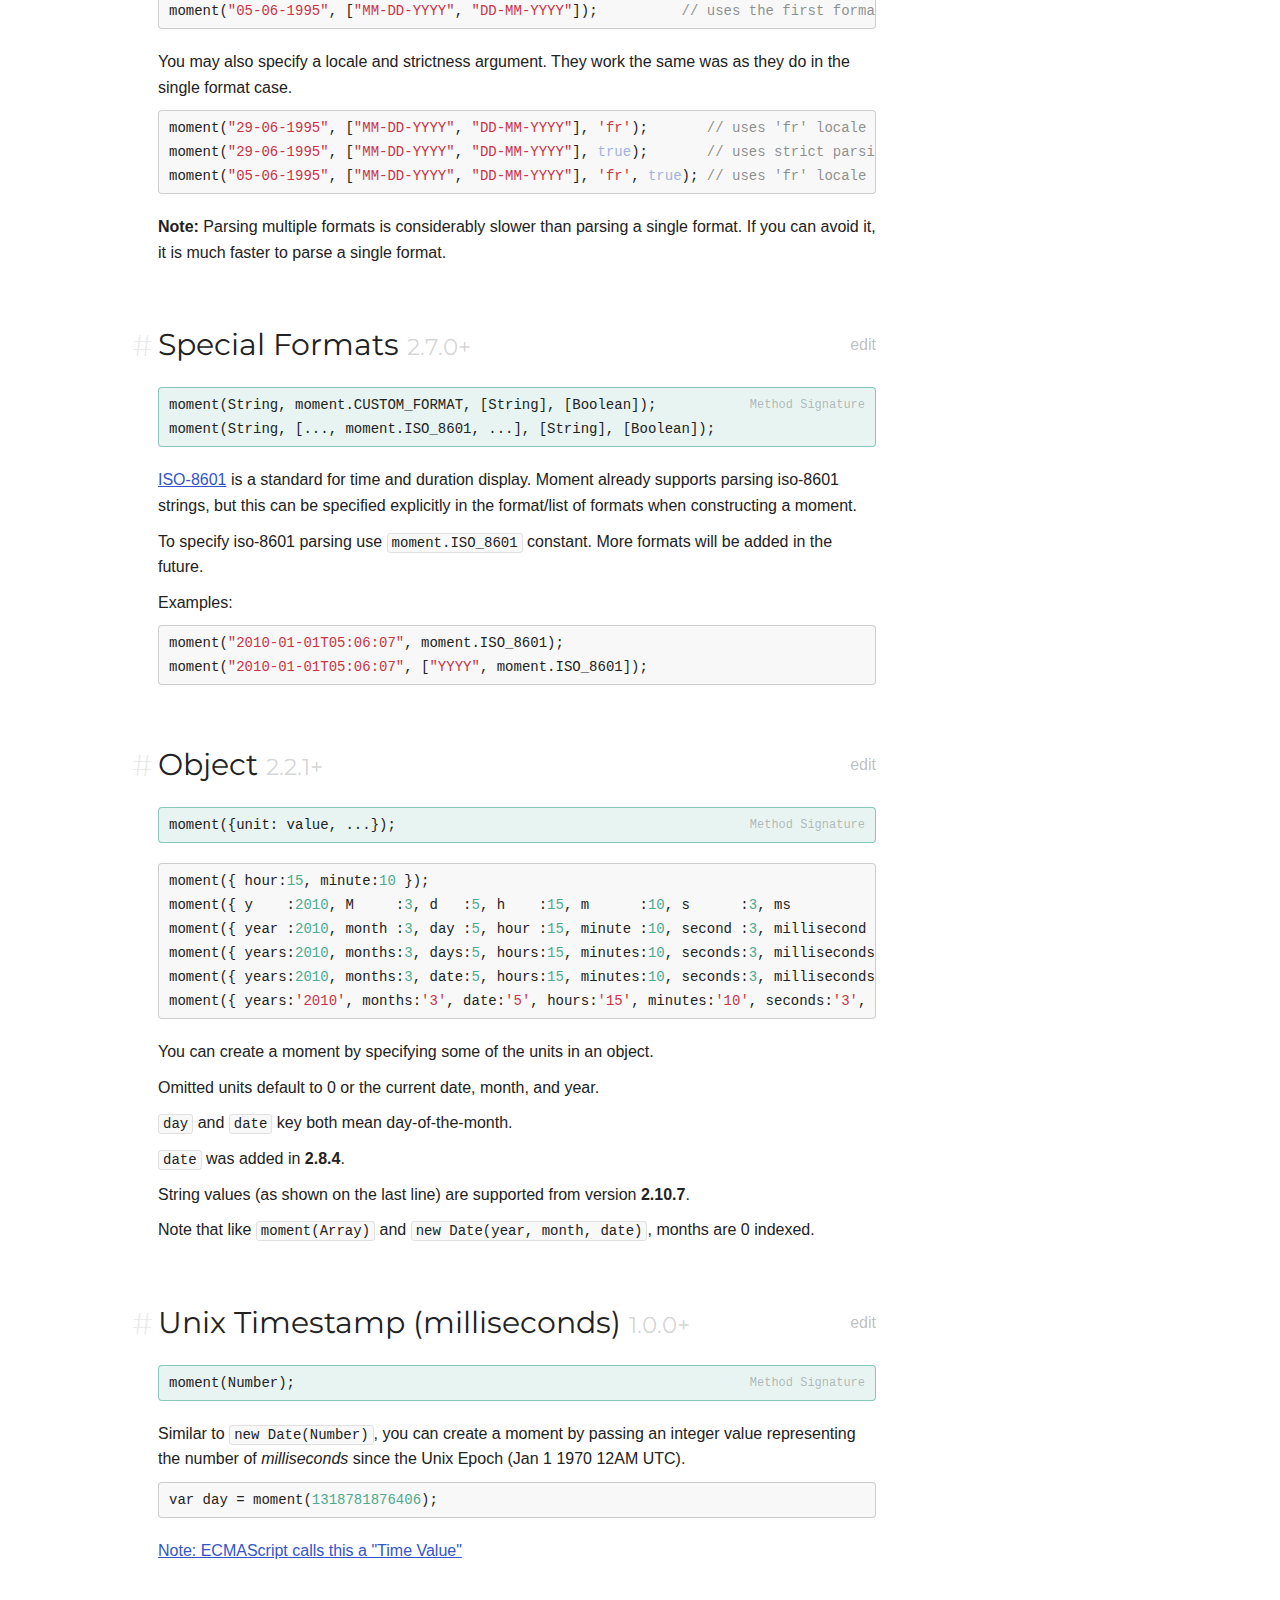
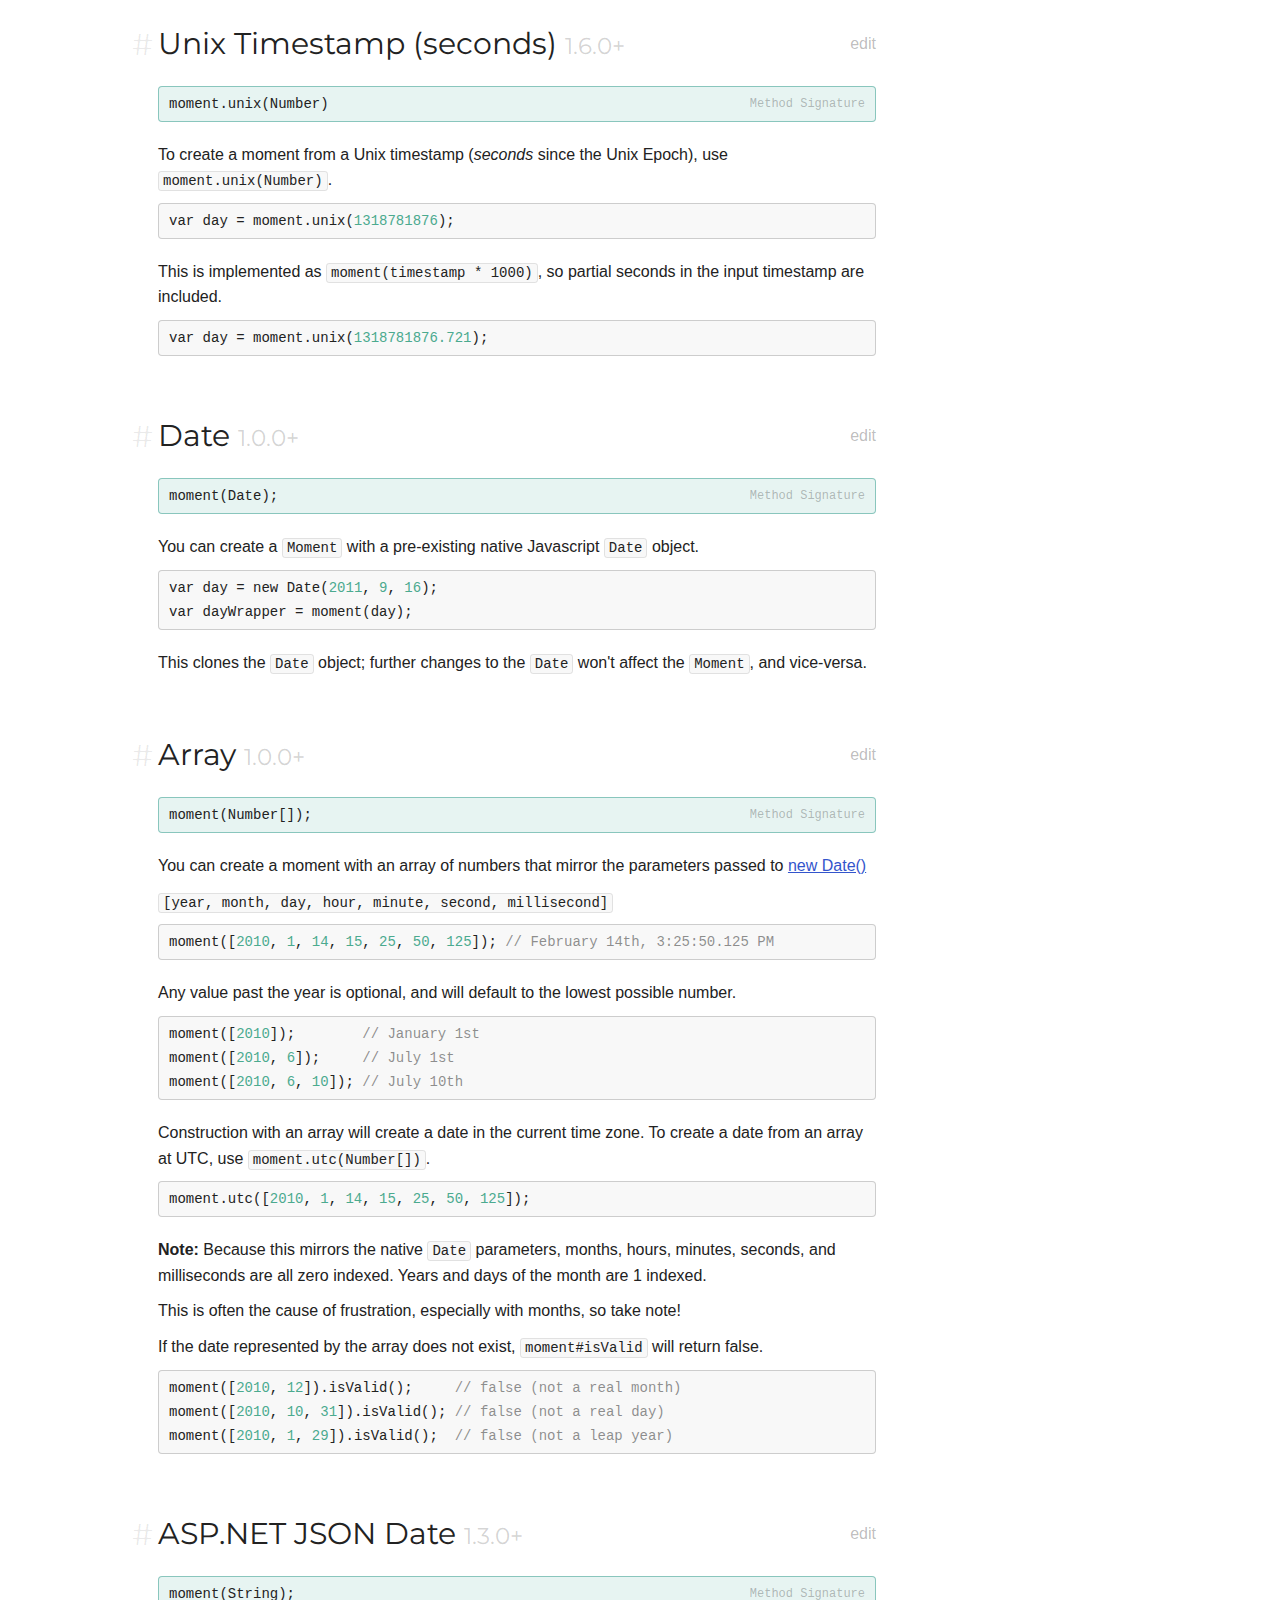
<file: docs/index.html>
<!doctype html>
<html>
	<head>
		<meta charset="utf-8" />

		<link href='http://fonts.googleapis.com/css?family=Montserrat:400,700' rel='stylesheet' type='text/css'>
		<link rel="stylesheet" href="/static/css/style.css" />
		<link rel="shortcut icon" href="/static/img/moment-favicon.png" />

		<title>Moment.js | Docs</title>
	</head>

	<body class="is-moment">
		<nav class="nav">
			<div class="centered">
				<div class="nav-projects">
					<a class="nav-project nav-project-moment active" href="/">
						<svg width="40px" height="40px" viewBox="0 0 40 40">
							<ellipse stroke-width="3" cx="20" cy="20" rx="18.5" ry="18.5" fill="0" stroke="#000" />
							<path fill-rule="evenodd" d="M20,36 C28.836556,36 36,28.836556 36,20 C36,11.163444 28.836556,4 20,4 C11.163444,4 4,11.163444 4,20 C4,28.836556 11.163444,36 20,36 Z M20,5 C19.4477153,5 19,5.44994876 19,6.00684547 L19,19 L11.9970301,19 C11.4463856,19 11,19.4438648 11,20 C11,20.5522847 11.4556644,21 11.9953976,21 L21,21 L21,6.00087166 C21,5.4481055 20.5561352,5 20,5 Z"></path>
						</svg>
						Moment
					</a>
					<a class="nav-project nav-project-moment-timezone " href="/timezone/">
						<svg width="40px" height="40px" viewBox="0 0 40 40">
							<ellipse stroke-width="3" cx="20" cy="20" rx="18.5" ry="18.5" fill="0" stroke="#000" />
							<path fill-rule="evenodd" d="M4.98917024,14.4489557 C4.34944108,16.1782522 4,18.0483179 4,20 C4,28.836556 11.163444,36 20,36 C25.3372103,36 30.0640585,33.3867291 32.9708034,29.3699284 L32.9708034,29.3699284 C32.7542032,29.1158875 32.5851628,28.8136799 32.5213775,28.5419031 L31.2169086,22.9838131 C31.1059526,22.5110509 30.6116318,22.1192596 30.1152853,22.1192596 L28.4921437,22.1192596 C27.9858118,22.1192596 27.3609962,21.7891428 27.0742761,21.3819231 L26.5647528,20.6582629 C25.7154881,19.4520786 25.8505167,17.5995152 26.8651421,16.5187344 L26.9854581,16.3905737 C27.318883,16.0354089 27.9695174,15.6094255 28.4334461,15.4446996 L29.3188401,15.1303252 C29.7803195,14.966469 30.5349459,14.9655993 30.9988746,15.1303252 L31.8842686,15.4446996 C32.3457481,15.6085558 33.1107334,15.8458733 33.5874405,15.9728206 L35.6191135,16.513856 C35.4978108,15.9679684 35.3486212,15.4325805 35.1731165,14.9092644 C34.3263749,14.7238868 33.4055455,14.2746017 32.8663979,13.7497894 L32.3015162,13.1999272 L30.4205895,13.1999271 C29.9369463,13.1999271 29.3014167,13.5302589 29.0223398,13.9377438 L28.6896027,14.4235789 C28.1260613,15.2464153 27.4185905,15.1412987 27.0980851,14.2053481 L27.0412779,14.0394576 C26.882355,13.5753657 27.1532065,13.199927 27.6459111,13.199927 L27.7109116,13.199927 C28.2108557,13.199927 28.6030323,12.796967 28.6030323,12.2998905 C28.6030324,11.7993486 29.0024484,11.399854 29.4951531,11.399854 L30.4522743,11.399854 L30.7448301,11.1150769 C31.0843394,10.7845948 31.0209719,10.3265877 30.5819181,10.1128978 L30.3226304,9.98670097 C29.8842057,9.77331723 29.8835766,9.42655123 30.3226304,9.21286132 L30.5819181,9.08666449 C30.8796701,8.94174691 31.4270561,9.05187418 31.74767,9.13746427 L31.74767,9.13746427 C29.354055,6.5500601 26.1162974,4.75498325 22.4719557,4.1897922 L22.4719557,4.1897922 L23.5257222,5.21678951 C24.2305071,5.90367045 24.0320251,6.65048619 23.0799479,6.88245898 L21.4350099,7.28324666 L20.1865042,8.50003612 C19.4817194,9.18691704 18.4903848,9.06670377 17.9747489,8.2291421 L17.3154121,7.15816288 C16.7989905,6.31932509 17.052872,5.20558795 17.8807174,4.66771105 L17.4094436,4.97391227 C18.1837126,4.47084565 19.4969845,4.06343412 20.4690548,4.00674356 C20.3132511,4.0022581 20.1568893,4 20,4 C16.3409492,4 12.9687755,5.22826668 10.2732905,7.29498839 L9.34598541,8.7 C9.34598541,8.7 11.1732265,9.31523437 11.1732265,9.31523437 C11.6403222,9.47250609 12.1428675,9.22457657 12.3008953,8.74570313 L12.6280585,7.75429687 C12.7837571,7.28248174 13.2647344,7.07917156 13.7009406,7.29947834 L14.8796059,7.89476545 C15.7601466,8.33948421 16.7269068,9.46648951 17.0331889,10.3946197 L17.0830463,10.5457031 C17.2387449,11.0175183 16.9561285,11.4 16.4656183,11.4 L13.8009733,11.4 L12.0189781,13.2 L12.0189781,15.015919 C12.0189781,15.5041835 11.7405414,15.61875 11.3957227,15.2704473 L10.236983,14.1 L9.25216787,14.5973827 C8.8118975,14.8197421 8.45498784,15.3994783 8.45498784,15.9 C8.45498784,16.3970563 8.80456327,17.0118645 9.2107158,17.2580182 L12.9099757,19.5 L13.8947908,19.0026173 C14.3350612,18.7802579 15.0162561,18.8183745 15.4320035,19.0983398 L19.7477607,22.0045816 C21.3842844,23.1066207 21.4906005,25.0341584 19.9878775,26.3076091 L16.4715636,29.2874348 C16.0984226,29.6036452 15.5824366,30.1960211 15.3130082,30.6200946 L13.8009729,33 C13.3088887,33 12.995925,32.6093202 13.1006804,32.1331581 L14.3096882,26.6376532 C14.520817,25.6779738 13.9707442,24.5357431 13.0976108,24.0947654 L12.7223406,23.9052346 C11.8417999,23.4605158 11.4800454,22.3887558 11.9199672,21.5000227 L12.9099757,19.5 L8.41107755,17.9852154 C7.94324417,17.8276953 7.31902279,17.3906968 7.00711679,16.996875 L4.98917024,14.4489557 Z"></path>
						</svg>
						Moment<br/>Timezone
					</a>
				</div>
				<div class="nav-pages">
					
						<a href="../" >Home</a>
					
						<a href="." class="active">Docs</a>
					
						<a href="../guides/" >Guides</a>
					
						<a href="../tests/" >Tests</a>
					
					<a href="https://github.com/moment/moment/">Fork on GitHub</a>
				</div>
			</div>
		</nav>

		



<div class="hero hero-oneline">
	<div class="hero-centered">
		<h1>Moment.js Documentation</h1>
	</div>
</div>

<div class="docs">
	<div class="docs-nav">
		
			<div class="docs-nav-section">
				<a class="docs-nav-section-title" href='#/use-it/'>Where to use it</a>
				
					
				
					
						<a class="docs-nav-item" href="#/use-it/node-js/">Node.js</a>
					
				
					
						<a class="docs-nav-item" href="#/use-it/browser/">Browser</a>
					
				
					
						<a class="docs-nav-item" href="#/use-it/bower/">Bower</a>
					
				
					
						<a class="docs-nav-item" href="#/use-it/require-js/">Require.js</a>
					
				
					
						<a class="docs-nav-item" href="#/use-it/nuget/">NuGet</a>
					
				
					
						<a class="docs-nav-item" href="#/use-it/meteor/">meteor</a>
					
				
					
						<a class="docs-nav-item" href="#/use-it/browserify/">Browserify</a>
					
				
					
						<a class="docs-nav-item" href="#/use-it/typescript/">Typescript</a>
					
				
					
						<a class="docs-nav-item" href="#/use-it/system-js/">System.js</a>
					
				
					
						<a class="docs-nav-item" href="#/use-it/other/">Other</a>
					
				
					
						<a class="docs-nav-item" href="#/use-it/troubleshooting/">Troubleshooting</a>
					
				
			</div>
		
			<div class="docs-nav-section">
				<a class="docs-nav-section-title" href='#/parsing/'>Parse</a>
				
					
				
					
						<a class="docs-nav-item" href="#/parsing/now/">Now</a>
					
				
					
						<a class="docs-nav-item" href="#/parsing/string/">String</a>
					
				
					
						<a class="docs-nav-item" href="#/parsing/string-format/">String + Format</a>
					
				
					
						<a class="docs-nav-item" href="#/parsing/string-formats/">String + Formats</a>
					
				
					
						<a class="docs-nav-item" href="#/parsing/special-formats/">Special Formats</a>
					
				
					
						<a class="docs-nav-item" href="#/parsing/object/">Object</a>
					
				
					
						<a class="docs-nav-item" href="#/parsing/unix-timestamp-milliseconds/">Unix Timestamp (milliseconds)</a>
					
				
					
						<a class="docs-nav-item" href="#/parsing/unix-timestamp/">Unix Timestamp (seconds)</a>
					
				
					
						<a class="docs-nav-item" href="#/parsing/date/">Date</a>
					
				
					
						<a class="docs-nav-item" href="#/parsing/array/">Array</a>
					
				
					
						<a class="docs-nav-item" href="#/parsing/asp-net-json-date/">ASP.NET JSON Date</a>
					
				
					
						<a class="docs-nav-item" href="#/parsing/moment-clone/">Moment Clone</a>
					
				
					
						<a class="docs-nav-item" href="#/parsing/utc/">UTC</a>
					
				
					
						<a class="docs-nav-item" href="#/parsing/parse-zone/">parseZone</a>
					
				
					
						<a class="docs-nav-item" href="#/parsing/is-valid/">Validation</a>
					
				
					
						<a class="docs-nav-item" href="#/parsing/creation-data/">Creation Data</a>
					
				
					
						<a class="docs-nav-item" href="#/parsing/defaults/">Defaults</a>
					
				
			</div>
		
			<div class="docs-nav-section">
				<a class="docs-nav-section-title" href='#/get-set/'>Get + Set</a>
				
					
				
					
						<a class="docs-nav-item" href="#/get-set/millisecond/">Millisecond</a>
					
				
					
						<a class="docs-nav-item" href="#/get-set/second/">Second</a>
					
				
					
						<a class="docs-nav-item" href="#/get-set/minute/">Minute</a>
					
				
					
						<a class="docs-nav-item" href="#/get-set/hour/">Hour</a>
					
				
					
						<a class="docs-nav-item" href="#/get-set/date/">Date of Month</a>
					
				
					
						<a class="docs-nav-item" href="#/get-set/day/">Day of Week</a>
					
				
					
						<a class="docs-nav-item" href="#/get-set/weekday/">Day of Week (Locale Aware)</a>
					
				
					
						<a class="docs-nav-item" href="#/get-set/iso-weekday/">ISO Day of Week</a>
					
				
					
						<a class="docs-nav-item" href="#/get-set/day-of-year/">Day of Year</a>
					
				
					
						<a class="docs-nav-item" href="#/get-set/week/">Week of Year</a>
					
				
					
						<a class="docs-nav-item" href="#/get-set/iso-week/">Week of Year (ISO)</a>
					
				
					
						<a class="docs-nav-item" href="#/get-set/month/">Month</a>
					
				
					
						<a class="docs-nav-item" href="#/get-set/quarter/">Quarter</a>
					
				
					
						<a class="docs-nav-item" href="#/get-set/year/">Year</a>
					
				
					
						<a class="docs-nav-item" href="#/get-set/week-year/">Week Year</a>
					
				
					
						<a class="docs-nav-item" href="#/get-set/iso-week-year/">Week Year (ISO)</a>
					
				
					
						<a class="docs-nav-item" href="#/get-set/weeks-in-year/">Weeks In Year</a>
					
				
					
						<a class="docs-nav-item" href="#/get-set/iso-weeks-in-year/">Weeks In Year (ISO)</a>
					
				
					
						<a class="docs-nav-item" href="#/get-set/get/">Get</a>
					
				
					
						<a class="docs-nav-item" href="#/get-set/set/">Set</a>
					
				
					
						<a class="docs-nav-item" href="#/get-set/max/">Maximum</a>
					
				
					
						<a class="docs-nav-item" href="#/get-set/min/">Minimum</a>
					
				
			</div>
		
			<div class="docs-nav-section">
				<a class="docs-nav-section-title" href='#/manipulating/'>Manipulate</a>
				
					
				
					
						<a class="docs-nav-item" href="#/manipulating/add/">Add</a>
					
				
					
						<a class="docs-nav-item" href="#/manipulating/subtract/">Subtract</a>
					
				
					
						<a class="docs-nav-item" href="#/manipulating/start-of/">Start of Time</a>
					
				
					
						<a class="docs-nav-item" href="#/manipulating/end-of/">End of Time</a>
					
				
					
						<a class="docs-nav-item" href="#/manipulating/max/">Maximum</a>
					
				
					
						<a class="docs-nav-item" href="#/manipulating/min/">Minimum</a>
					
				
					
						<a class="docs-nav-item" href="#/manipulating/local/">Local</a>
					
				
					
						<a class="docs-nav-item" href="#/manipulating/utc/">UTC</a>
					
				
					
						<a class="docs-nav-item" href="#/manipulating/utc-offset/">UTC Offset</a>
					
				
					
						<a class="docs-nav-item" href="#/manipulating/timezone-offset/">Time zone Offset</a>
					
				
			</div>
		
			<div class="docs-nav-section">
				<a class="docs-nav-section-title" href='#/displaying/'>Display</a>
				
					
				
					
						<a class="docs-nav-item" href="#/displaying/format/">Format</a>
					
				
					
						<a class="docs-nav-item" href="#/displaying/fromnow/">Time from now</a>
					
				
					
						<a class="docs-nav-item" href="#/displaying/from/">Time from X</a>
					
				
					
						<a class="docs-nav-item" href="#/displaying/tonow/">Time to now</a>
					
				
					
						<a class="docs-nav-item" href="#/displaying/to/">Time to X</a>
					
				
					
						<a class="docs-nav-item" href="#/displaying/calendar-time/">Calendar Time</a>
					
				
					
						<a class="docs-nav-item" href="#/displaying/difference/">Difference</a>
					
				
					
						<a class="docs-nav-item" href="#/displaying/unix-timestamp-milliseconds/">Unix Timestamp (milliseconds)</a>
					
				
					
						<a class="docs-nav-item" href="#/displaying/unix-timestamp/">Unix Timestamp (seconds)</a>
					
				
					
						<a class="docs-nav-item" href="#/displaying/days-in-month/">Days in Month</a>
					
				
					
						<a class="docs-nav-item" href="#/displaying/as-javascript-date/">As Javascript Date</a>
					
				
					
						<a class="docs-nav-item" href="#/displaying/as-array/">As Array</a>
					
				
					
						<a class="docs-nav-item" href="#/displaying/as-json/">As JSON</a>
					
				
					
						<a class="docs-nav-item" href="#/displaying/as-iso-string/">As ISO 8601 String</a>
					
				
					
						<a class="docs-nav-item" href="#/displaying/as-object/">As Object</a>
					
				
					
						<a class="docs-nav-item" href="#/displaying/as-string/">As String</a>
					
				
			</div>
		
			<div class="docs-nav-section">
				<a class="docs-nav-section-title" href='#/query/'>Query</a>
				
					
				
					
						<a class="docs-nav-item" href="#/query/is-before/">Is Before</a>
					
				
					
						<a class="docs-nav-item" href="#/query/is-same/">Is Same</a>
					
				
					
						<a class="docs-nav-item" href="#/query/is-after/">Is After</a>
					
				
					
						<a class="docs-nav-item" href="#/query/is-same-or-before/">Is Same or Before</a>
					
				
					
						<a class="docs-nav-item" href="#/query/is-same-or-after/">Is Same or After</a>
					
				
					
						<a class="docs-nav-item" href="#/query/is-between/">Is Between</a>
					
				
					
						<a class="docs-nav-item" href="#/query/is-daylight-saving-time/">Is Daylight Saving Time</a>
					
				
					
						<a class="docs-nav-item" href="#/query/is-dst-shifted/">Is DST Shifted</a>
					
				
					
						<a class="docs-nav-item" href="#/query/is-leap-year/">Is Leap Year</a>
					
				
					
						<a class="docs-nav-item" href="#/query/is-a-moment/">Is a Moment</a>
					
				
					
						<a class="docs-nav-item" href="#/query/is-a-date/">Is a Date</a>
					
				
			</div>
		
			<div class="docs-nav-section">
				<a class="docs-nav-section-title" href='#/i18n/'>i18n</a>
				
					
				
					
						<a class="docs-nav-item" href="#/i18n/changing-locale/">Changing locale globally</a>
					
				
					
						<a class="docs-nav-item" href="#/i18n/instance-locale/">Changing locales locally</a>
					
				
					
						<a class="docs-nav-item" href="#/i18n/loading-into-nodejs/">Loading locales in NodeJS</a>
					
				
					
						<a class="docs-nav-item" href="#/i18n/loading-into-browser/">Loading locales in the browser</a>
					
				
					
						<a class="docs-nav-item" href="#/i18n/adding-locale/">Adding your locale to Moment.js</a>
					
				
					
						<a class="docs-nav-item" href="#/i18n/getting-locale/">Checking the current Moment.js locale</a>
					
				
					
						<a class="docs-nav-item" href="#/i18n/listing-months-weekdays/">Listing the months and weekdays of the current Moment.js locale</a>
					
				
					
						<a class="docs-nav-item" href="#/i18n/locale-data/">Accessing locale specific functionality</a>
					
				
					
						<a class="docs-nav-item" href="#/i18n/pseudo-locale/">Pseudo Locale</a>
					
				
			</div>
		
			<div class="docs-nav-section">
				<a class="docs-nav-section-title" href='#/customization/'>Customize</a>
				
					
				
					
						<a class="docs-nav-item" href="#/customization/month-names/">Month Names</a>
					
				
					
						<a class="docs-nav-item" href="#/customization/month-abbreviations/">Month Abbreviations</a>
					
				
					
						<a class="docs-nav-item" href="#/customization/weekday-names/">Weekday Names</a>
					
				
					
						<a class="docs-nav-item" href="#/customization/weekday-abbreviations/">Weekday Abbreviations</a>
					
				
					
						<a class="docs-nav-item" href="#/customization/weekday-min/">Minimal Weekday Abbreviations</a>
					
				
					
						<a class="docs-nav-item" href="#/customization/long-date-formats/">Long Date Formats</a>
					
				
					
						<a class="docs-nav-item" href="#/customization/relative-time/">Relative Time</a>
					
				
					
						<a class="docs-nav-item" href="#/customization/am-pm/">AM/PM</a>
					
				
					
						<a class="docs-nav-item" href="#/customization/am-pm-parsing/">AM/PM Parsing</a>
					
				
					
						<a class="docs-nav-item" href="#/customization/calendar/">Calendar</a>
					
				
					
						<a class="docs-nav-item" href="#/customization/calendar-format/">Calendar Format</a>
					
				
					
						<a class="docs-nav-item" href="#/customization/ordinal/">Ordinal</a>
					
				
					
						<a class="docs-nav-item" href="#/customization/relative-time-threshold/">Relative Time Thresholds</a>
					
				
					
						<a class="docs-nav-item" href="#/customization/relative-time-rounding/">Relative Time Rounding</a>
					
				
					
						<a class="docs-nav-item" href="#/customization/now/">Changing Time Source</a>
					
				
			</div>
		
			<div class="docs-nav-section">
				<a class="docs-nav-section-title" href='#/durations/'>Durations</a>
				
					
				
					
						<a class="docs-nav-item" href="#/durations/creating/">Creating</a>
					
				
					
						<a class="docs-nav-item" href="#/durations/humanize/">Humanize</a>
					
				
					
						<a class="docs-nav-item" href="#/durations/milliseconds/">Milliseconds</a>
					
				
					
						<a class="docs-nav-item" href="#/durations/seconds/">Seconds</a>
					
				
					
						<a class="docs-nav-item" href="#/durations/minutes/">Minutes</a>
					
				
					
						<a class="docs-nav-item" href="#/durations/hours/">Hours</a>
					
				
					
						<a class="docs-nav-item" href="#/durations/days/">Days</a>
					
				
					
						<a class="docs-nav-item" href="#/durations/weeks/">Weeks</a>
					
				
					
						<a class="docs-nav-item" href="#/durations/months/">Months</a>
					
				
					
						<a class="docs-nav-item" href="#/durations/years/">Years</a>
					
				
					
						<a class="docs-nav-item" href="#/durations/add/">Add Time</a>
					
				
					
						<a class="docs-nav-item" href="#/durations/subtract/">Subtract Time</a>
					
				
					
						<a class="docs-nav-item" href="#/durations/as/">As Unit of Time</a>
					
				
					
						<a class="docs-nav-item" href="#/durations/get/">Get Unit of Time</a>
					
				
					
						<a class="docs-nav-item" href="#/durations/as-json/">As JSON</a>
					
				
					
						<a class="docs-nav-item" href="#/durations/is-a-duration/">Is a Duration</a>
					
				
			</div>
		
			<div class="docs-nav-section">
				<a class="docs-nav-section-title" href='#/utilities/'>Utilities</a>
				
					
				
					
						<a class="docs-nav-item" href="#/utilities/normalize-units/">Normalize Units</a>
					
				
					
						<a class="docs-nav-item" href="#/utilities/invalid/">Invalid</a>
					
				
			</div>
		
			<div class="docs-nav-section">
				<a class="docs-nav-section-title" href='#/plugins/'>Plugins</a>
				
					
				
					
						<a class="docs-nav-item" href="#/plugins/strftime/">Strftime</a>
					
				
					
						<a class="docs-nav-item" href="#/plugins/msdate/">MSDate</a>
					
				
					
						<a class="docs-nav-item" href="#/plugins/jdateformatparser/">Java DateFormat Parser</a>
					
				
					
						<a class="docs-nav-item" href="#/plugins/range/">Date Ranges</a>
					
				
					
						<a class="docs-nav-item" href="#/plugins/twix/">Twix</a>
					
				
					
						<a class="docs-nav-item" href="#/plugins/preciserange/">Precise Range</a>
					
				
					
						<a class="docs-nav-item" href="#/plugins/isocalendar/">ISO Calendar</a>
					
				
					
						<a class="docs-nav-item" href="#/plugins/jalaali/">Jalaali Calendar</a>
					
				
					
						<a class="docs-nav-item" href="#/plugins/hijri/">Hijri Calendar</a>
					
				
					
						<a class="docs-nav-item" href="#/plugins/recur/">Recur</a>
					
				
					
						<a class="docs-nav-item" href="#/plugins/twitter/">Twitter</a>
					
				
					
						<a class="docs-nav-item" href="#/plugins/fquarter/">Fiscal Quarters</a>
					
				
					
						<a class="docs-nav-item" href="#/plugins/parseformat/">Parse Date Format</a>
					
				
					
						<a class="docs-nav-item" href="#/plugins/round/">Round</a>
					
				
					
						<a class="docs-nav-item" href="#/plugins/transform/">Transform</a>
					
				
					
						<a class="docs-nav-item" href="#/plugins/taiwan/">Taiwan Calendar</a>
					
				
					
						<a class="docs-nav-item" href="#/plugins/duration-format/">Duration Format</a>
					
				
			</div>
		
	</div>

	<div class="docs-content">
		
			<article class="docs-section">
				<a class="docs-section-target" id="/use-it/" name="/use-it/"></a>
				<h2 class="docs-section-title"><a href='#/use-it/'>Where to use it</a></h2>
			</article>
			
				<article class="docs-method">
					<a class="docs-method-target" id="/use-it/intro/"  name="/use-it/intro/"></a>
					
					<div class="docs-method-prose">
						
						<p>Moment was designed to work both in the browser and in Node.js.</p>
<p>All code should work in both of these environments, and all unit tests are run in both of these environments.</p>
<p>Currently the following browsers are used for the ci system: Chrome on Windows XP, IE 8, 9, and 10 on Windows 7,
IE 11 on Windows 10, latest Firefox on Linux, and latest Safari on OSX 10.8 and 10.11.</p>

					</div>
				</article>
			
				<article class="docs-method">
					<a class="docs-method-target" id="/use-it/node-js/"  name="/use-it/node-js/"></a>
					
						<h3 class="docs-method-title">
							<a href='#/use-it/node-js/'>Node.js</a>
							
						</h3>
						<a class="docs-method-edit" href="https://github.com/moment/momentjs.com/blob/master/docs/moment/00-use-it/01-node-js.md" target="_blank">edit</a>
					
					<div class="docs-method-prose">
						
						<pre><code>npm install moment</code></pre>
<pre><code class="language-javascript"><span class="keyword">var</span> moment = require(<span class="string">'moment'</span>);
moment().format();</code></pre>
<p><strong>Note:</strong> In <strong>2.4.0</strong>, the globally exported moment object was <strong>deprecated</strong>.
It will be removed in next major release.</p>

					</div>
				</article>
			
				<article class="docs-method">
					<a class="docs-method-target" id="/use-it/browser/"  name="/use-it/browser/"></a>
					
						<h3 class="docs-method-title">
							<a href='#/use-it/browser/'>Browser</a>
							
						</h3>
						<a class="docs-method-edit" href="https://github.com/moment/momentjs.com/blob/master/docs/moment/00-use-it/02-browser.md" target="_blank">edit</a>
					
					<div class="docs-method-prose">
						
						<pre><code>&lt;script src=&quot;moment.js&quot;&gt;&lt;/script&gt;
&lt;script&gt;
    moment().format();
&lt;/script&gt;</code></pre>
<p>Moment.js is available on <a href="http://cdnjs.com">cdnjs.com</a>. Remember though, cool kids concatenate their scripts to minimize http requests.</p>

					</div>
				</article>
			
				<article class="docs-method">
					<a class="docs-method-target" id="/use-it/bower/"  name="/use-it/bower/"></a>
					
						<h3 class="docs-method-title">
							<a href='#/use-it/bower/'>Bower</a>
							
						</h3>
						<a class="docs-method-edit" href="https://github.com/moment/momentjs.com/blob/master/docs/moment/00-use-it/03-bower.md" target="_blank">edit</a>
					
					<div class="docs-method-prose">
						
						<p><a href="http://bower.io/">bower</a></p>
<pre><code>bower install --save moment</code></pre>
<p>Notable files are <code>moment.js</code>, <code>locale/*.js</code> and <code>min/moment-with-locales.js</code>.</p>

					</div>
				</article>
			
				<article class="docs-method">
					<a class="docs-method-target" id="/use-it/require-js/"  name="/use-it/require-js/"></a>
					
						<h3 class="docs-method-title">
							<a href='#/use-it/require-js/'>Require.js</a>
							
						</h3>
						<a class="docs-method-edit" href="https://github.com/moment/momentjs.com/blob/master/docs/moment/00-use-it/04-require-js.md" target="_blank">edit</a>
					
					<div class="docs-method-prose">
						
						<p>We strongly recomend reading
<a href="https://github.com/requirejs/requirejs/issues/1554#issuecomment-226269905">this</a>
if you plan to use moment with Require.js. Also upgrade to <strong>2.14.0</strong> or above
for best experience.</p>
<p>As a start, you might have aquired moment through bower or node_modules or
anything else that places moment.js together with a locales directory in a base
folder. Then you should use a tool like
<a href="https://github.com/jrburke/adapt-pkg-main">adapt-pkg-main</a>, or manually --
using <a href="http://requirejs.org/docs/api.html#packages">packages config</a>.</p>
<p><!-- skip-example --></p>
<pre><code class="language-javascript">requirejs.config({
  packages: [{
    name: <span class="string">'moment'</span>,
    <span class="comment">// This location is relative to baseUrl. Choose bower_components</span>
    <span class="comment">// or node_modules, depending on how moment was installed.</span>
    location: <span class="string">'[bower_components|node_modules]/moment'</span>
    main: <span class="string">'moment'</span>
  }]
});</code></pre>
<p>With the above setup, you can require the core with <code>moment</code> and <code>de</code> locale
with <code>moment/locale/de</code>.</p>
<p><!-- skip-example --></p>
<pre><code class="language-javascript"><span class="comment">// only needing core</span>
define([<span class="string">'moment'</span>], <span class="function"><span class="keyword">function</span> <span class="params">(moment)</span> {</span>
    console.log(moment().format(<span class="string">'LLLL'</span>));  <span class="comment">// 'Friday, June 24, 2016 1:42 AM'</span>
});

<span class="comment">// core with single locale</span>
define([<span class="string">'moment'</span>, <span class="string">'moment/locale/de'</span>], <span class="function"><span class="keyword">function</span> <span class="params">(moment)</span> {</span>
    moment.locale(<span class="string">'de'</span>);
    console.log(moment().format(<span class="string">'LLLL'</span>)); <span class="comment">// 'Freitag, 24. Juni 2016 01:42'</span>
});

<span class="comment">// core with all locales</span>
define([<span class="string">'moment/min/moment-with-locales'</span>], <span class="function"><span class="keyword">function</span> <span class="params">(moment)</span> {</span>
    moment.locale(<span class="string">'de'</span>);
    console.log(moment().format(<span class="string">'LLLL'</span>)); <span class="comment">// 'Freitag, 24. Juni 2016 01:42'</span>
});

<span class="comment">// async load locale</span>
define([<span class="string">'require'</span>, <span class="string">'moment'</span>], <span class="function"><span class="keyword">function</span><span class="params">(require, moment)</span> {</span>
  <span class="comment">// Inside some module after the locale is detected. This is the</span>
  <span class="comment">// case where the locale is not known before module load time.</span>
  require([<span class="string">'moment/locale/de'</span>], <span class="function"><span class="keyword">function</span><span class="params">(localeModule)</span> {</span>
    <span class="comment">// here the locale is loaded, but not yet in use</span>
    console.log(moment().format(<span class="string">'LLLL'</span>));  <span class="comment">// 'Friday, June 24, 2016 1:42 AM'</span>

    moment.locale(<span class="string">'de'</span>);
    <span class="comment">// Use moment now that the locale has been properly set.</span>
    console.log(moment().format(<span class="string">'LLLL'</span>)); <span class="comment">// 'Freitag, 24. Juni 2016 01:42'</span>
  })
});</code></pre>
<p>For more complicated use cases please read <a href="https://github.com/requirejs/requirejs/issues/1554#issuecomment-226269905">excellent explanation by @jrburke</a>.</p>
<p>Moment will still create a <code>moment</code> global, which is useful to plugins and other third-party code. If you wish to squash that global, use the <code>noGlobal</code> option on the module config.</p>
<p><!-- skip-example --></p>
<pre><code class="language-javascript">require.config({
    config: {
        moment: {
            noGlobal: <span class="literal">true</span>
        }
    }
});</code></pre>
<p>If you don&#39;t specify <code>noGlobal</code> then the globally exported moment will print
a deprecation warning. From next major release you&#39;ll have to export it
yourself if you want that behavior.</p>
<p>For version <strong>2.5.x</strong>, in case you use other plugins that rely on Moment but are
not AMD-compatible you may need to add <a href="https://github.com/jrburke/r.js/blob/b8a6982d2923ae8389355edaa50d2b7f8065a01a/build/example.build.js#L68-L78"><code>wrapShim:
true</code></a>
to your r.js config.</p>
<p><strong>Note:</strong> To allow moment.js plugins to be loaded in requirejs environments, moment is created as a named module. Because of this, moment <strong>must</strong> be loaded exactly as as <code>&quot;moment&quot;</code>, using <code>paths</code> to determine the directory. Requiring moment with a path like <code>&quot;vendor\moment&quot;</code> will return <code>undefined</code>.</p>
<p><strong>Note:</strong> From version <strong>2.9.0</strong> moment exports itself as an anonymous module,
so if you&#39;re using only the core (no locales / plugins), then you don&#39;t need
config if you put it on a non-standard location.</p>

					</div>
				</article>
			
				<article class="docs-method">
					<a class="docs-method-target" id="/use-it/nuget/"  name="/use-it/nuget/"></a>
					
						<h3 class="docs-method-title">
							<a href='#/use-it/nuget/'>NuGet</a>
							
						</h3>
						<a class="docs-method-edit" href="https://github.com/moment/momentjs.com/blob/master/docs/moment/00-use-it/05-nuget.md" target="_blank">edit</a>
					
					<div class="docs-method-prose">
						
						<p><a href="http://www.nuget.org/">NuGet</a> / <a href="http://www.nuget.org/packages/Moment.js/">Moment.js</a></p>
<pre><code>Install-Package Moment.js</code></pre>

					</div>
				</article>
			
				<article class="docs-method">
					<a class="docs-method-target" id="/use-it/meteor/"  name="/use-it/meteor/"></a>
					
						<h3 class="docs-method-title">
							<a href='#/use-it/meteor/'>meteor</a>
							
						</h3>
						<a class="docs-method-edit" href="https://github.com/moment/momentjs.com/blob/master/docs/moment/00-use-it/06-meteor.md" target="_blank">edit</a>
					
					<div class="docs-method-prose">
						
						<p><a href="https://www.meteor.com/">meteor</a> / <a href="https://atmospherejs.com/">atmosphere</a>
/ <a href="https://atmospherejs.com/momentjs/moment">momentjs:moment</a></p>
<pre><code>meteor add momentjs:moment</code></pre>

					</div>
				</article>
			
				<article class="docs-method">
					<a class="docs-method-target" id="/use-it/browserify/"  name="/use-it/browserify/"></a>
					
						<h3 class="docs-method-title">
							<a href='#/use-it/browserify/'>Browserify</a>
							
						</h3>
						<a class="docs-method-edit" href="https://github.com/moment/momentjs.com/blob/master/docs/moment/00-use-it/07-browserify.md" target="_blank">edit</a>
					
					<div class="docs-method-prose">
						
						<pre><code>npm install moment</code></pre>
<pre><code class="language-javascript"><span class="keyword">var</span> moment = require(<span class="string">'moment'</span>);
moment().format();</code></pre>
<p><strong>Note:</strong> There is a bug that prevents <code>moment.locale</code> from being loaded. </p>
<pre><code class="language-javascript"><span class="keyword">var</span> moment = require(<span class="string">'moment'</span>);
moment.locale(<span class="string">'cs'</span>);
console.log(moment.locale()); <span class="comment">// en</span></code></pre>
<p>Use the workaround below</p>
<pre><code class="language-javascript"><span class="keyword">var</span> moment = require(<span class="string">'moment'</span>);
require(<span class="string">'moment/locale/cs'</span>);
console.log(moment.locale()); <span class="comment">// cs</span></code></pre>

					</div>
				</article>
			
				<article class="docs-method">
					<a class="docs-method-target" id="/use-it/typescript/"  name="/use-it/typescript/"></a>
					
						<h3 class="docs-method-title">
							<a href='#/use-it/typescript/'>Typescript</a>
							
								<span>2.13.0+</span>
							
						</h3>
						<a class="docs-method-edit" href="https://github.com/moment/momentjs.com/blob/master/docs/moment/00-use-it/08-typescript.md" target="_blank">edit</a>
					
					<div class="docs-method-prose">
						
						<p>As of version <strong>2.13.0</strong>, Moment includes a typescript definition file.</p>
<p>Install via NPM</p>
<pre><code>npm install moment</code></pre>
<p>Import and use in your Typescript file
<!-- skip-example --></p>
<pre><code class="language-javascript">import * as moment from <span class="string">'moment'</span>;


<span class="keyword">let</span> now = moment().format(<span class="string">'LLLL'</span>);</code></pre>
<p><strong>Note:</strong> If you have trouble importing moment, try add <code>&quot;allowSyntheticDefaultImports&quot;: true</code> in <code>compilerOptions</code> in your <code>tsconfig.json</code> file.</p>
<p><strong>Locale Import</strong></p>
<p>To use <code>moment.locale</code> you first need to import the language you are targeting.</p>
<p><!-- skip-example --></p>
<pre><code class="language-javascript">import * as moment from <span class="string">'moment'</span>;
import <span class="string">'moment/locale/pt-br'</span>;


console.log(moment.locale()); <span class="comment">// en</span>
moment.locale(<span class="string">'fr'</span>);
console.log(moment.locale()); <span class="comment">// en</span>
moment.locale(<span class="string">'pt-BR'</span>);
console.log(moment.locale()); <span class="comment">// pt-BR</span></code></pre>

					</div>
				</article>
			
				<article class="docs-method">
					<a class="docs-method-target" id="/use-it/system-js/"  name="/use-it/system-js/"></a>
					
						<h3 class="docs-method-title">
							<a href='#/use-it/system-js/'>System.js</a>
							
						</h3>
						<a class="docs-method-edit" href="https://github.com/moment/momentjs.com/blob/master/docs/moment/00-use-it/09-system-js.md" target="_blank">edit</a>
					
					<div class="docs-method-prose">
						
						<p>To load moment, place it in the path specified by your System.config in the baseURL configuration.
Then import it into your page.</p>
<p><!-- skip-example --></p>
<pre><code class="language-js">&lt;script src=<span class="string">"system.js"</span>&gt;<span class="xml"><span class="tag">&lt;/<span class="title">script</span>&gt;</span>
<span class="tag">&lt;<span class="title">script</span>&gt;</span><span class="javascript">
  System.config({
    baseURL: <span class="string">'/app'</span>
  });

  System.import(<span class="string">'moment.js'</span>);
 </span><span class="tag">&lt;/<span class="title">script</span>&gt;</span></span></code></pre>
<p>If you need moment to be loaded as global, you can do this with the meta configuration:</p>
<p><!-- skip-example --></p>
<pre><code class="language-javascript">System.config({
  meta: {
    <span class="string">'moment'</span>: { format: <span class="string">'global'</span> }
  }
});</code></pre>
<p>Alternatively, to provide Moment as a global to only a specific dependency, you can do this:</p>
<p><!-- skip-example --></p>
<pre><code class="language-javascript">System.config({
  meta: {
    <span class="string">'path/to/global-file.js'</span>: {
      globals: {
        moment: <span class="string">'moment'</span>
      }
    }
  }
});</code></pre>

					</div>
				</article>
			
				<article class="docs-method">
					<a class="docs-method-target" id="/use-it/other/"  name="/use-it/other/"></a>
					
						<h3 class="docs-method-title">
							<a href='#/use-it/other/'>Other</a>
							
						</h3>
						<a class="docs-method-edit" href="https://github.com/moment/momentjs.com/blob/master/docs/moment/00-use-it/10-other.md" target="_blank">edit</a>
					
					<div class="docs-method-prose">
						
						<p>To use under <strong>Java/Rhino</strong>, see <a href="https://gist.github.com/UnquietCode/5614860">these instructions</a>.</p>
<p>To use in <strong>Demandware</strong>, see <a href="https://github.com/moment/moment/issues/1034">these instructions</a>.</p>

					</div>
				</article>
			
				<article class="docs-method">
					<a class="docs-method-target" id="/use-it/troubleshooting/"  name="/use-it/troubleshooting/"></a>
					
						<h3 class="docs-method-title">
							<a href='#/use-it/troubleshooting/'>Troubleshooting</a>
							
						</h3>
						<a class="docs-method-edit" href="https://github.com/moment/momentjs.com/blob/master/docs/moment/00-use-it/11-troubleshooting.md" target="_blank">edit</a>
					
					<div class="docs-method-prose">
						
						<p>If you are having any troubles, try asking a question on <a href="http://stackoverflow.com/questions/tagged/momentjs">Stack Overflow</a> with the <code>momentjs</code> tag.</p>
<p>You can also use the <a href="https://github.com/moment/moment/issues">GitHub issue tracker</a> to find related issues or open a new issue.</p>
<p>In addition, Moment has a <a href="https://gitter.im/moment/moment">Gitter</a> where the internal team is frequently available.</p>
<p>For general troubleshooting help, <a href="http://stackoverflow.com/questions/tagged/momentjs">Stack Overflow</a> is the preferred forum. 
Moment&#39;s maintainers are very active on Stack Overflow, as are several other knowledgeable users. The fastest response will be there.</p>

					</div>
				</article>
			
		
			<article class="docs-section">
				<a class="docs-section-target" id="/parsing/" name="/parsing/"></a>
				<h2 class="docs-section-title"><a href='#/parsing/'>Parse</a></h2>
			</article>
			
				<article class="docs-method">
					<a class="docs-method-target" id="/parsing/intro/"  name="/parsing/intro/"></a>
					
					<div class="docs-method-prose">
						
						<p>Instead of modifying the native <code>Date.prototype</code>, Moment.js creates a wrapper for the <code>Date</code> object. To get this wrapper object, simply call <code>moment()</code> with one of the supported input types.</p>
<p>The <code>Moment</code> prototype is exposed through <code>moment.fn</code>. If you want to add your own functions, that is where you would put them.</p>
<p>For ease of reference, any method on the <code>Moment.prototype</code> will be referenced in the docs as <code>moment#method</code>. So <code>Moment.prototype.format</code> == <code>moment.fn.format</code> == <code>moment#format</code>.</p>

					</div>
				</article>
			
				<article class="docs-method">
					<a class="docs-method-target" id="/parsing/now/"  name="/parsing/now/"></a>
					
						<h3 class="docs-method-title">
							<a href='#/parsing/now/'>Now</a>
							
								<span>1.0.0+</span>
							
						</h3>
						<a class="docs-method-edit" href="https://github.com/moment/momentjs.com/blob/master/docs/moment/01-parsing/01-now.md" target="_blank">edit</a>
					
					<div class="docs-method-prose">
						
							<div class="docs-method-signature">
								<pre><code class="language-js">moment();
<span class="comment">// From 2.14.0 onward, also supported</span>
moment([]);
moment({});</code></pre>

							</div>
						
						<p>To get the current date and time, just call <code>moment()</code> with no parameters.</p>
<pre><code class="language-javascript"><span class="keyword">var</span> now = moment();</code></pre>
<p>This is essentially the same as calling <code>moment(new Date())</code>.</p>
<p><strong>Note</strong>: From version <strong>2.14.0</strong>, <code>moment([])</code> and <code>moment({})</code> also return
now. They used to default to start-of-today before 2.14.0, but that was
arbitrary so it was changed.</p>

					</div>
				</article>
			
				<article class="docs-method">
					<a class="docs-method-target" id="/parsing/string/"  name="/parsing/string/"></a>
					
						<h3 class="docs-method-title">
							<a href='#/parsing/string/'>String</a>
							
								<span>1.0.0+</span>
							
						</h3>
						<a class="docs-method-edit" href="https://github.com/moment/momentjs.com/blob/master/docs/moment/01-parsing/02-string.md" target="_blank">edit</a>
					
					<div class="docs-method-prose">
						
							<div class="docs-method-signature">
								<pre><code class="language-js">moment(String);</code></pre>

							</div>
						
						<p>When creating a moment from a string, we first check if the string matches known <a href="http://en.wikipedia.org/wiki/ISO_8601">ISO 8601</a> formats, then fall back to <code>new Date(string)</code> if a known format is not found.</p>
<pre><code class="language-javascript"><span class="keyword">var</span> day = moment(<span class="string">"1995-12-25"</span>);</code></pre>
<p><strong>Warning:</strong> Browser support for parsing strings <a href="http://dygraphs.com/date-formats.html">is inconsistent</a>. Because there is no specification on which formats should be supported, what works in some browsers will not work in other browsers.</p>
<!--
**Note**: This has been the source of a lot of confusion, because moments created via `Date` constructor don't support `isValid` and also work unreliably. So it would be soon deprecated. From version 2.6.0 there is a way to prevent Date constructor usage - just set `moment.createFromInputFallback` to an empty function.
-->

<p>For consistent results parsing anything other than ISO 8601 strings, you should use <a href="#/parsing/string-format/">String + Format</a>.</p>
<h4 id="supported-iso-8601-strings">Supported ISO 8601 strings</h4>
<p>An ISO 8601 string requires a date part.</p>
<pre><code>2013-02-08  # A calendar date part
2013-W06-5  # A week date part
2013-039    # An ordinal date part

20130208    # Basic (short) full date
2013W065    # Basic (short) week, weekday
2013W06     # Basic (short) week only
2013050     # Basic (short) ordinal date</code></pre>
<p>A time part can also be included, separated from the date part by a space or a uppercase T.</p>
<pre><code>2013-02-08T09            # An hour time part separated by a T
2013-02-08 09            # An hour time part separated by a space
2013-02-08 09:30         # An hour and minute time part
2013-02-08 09:30:26      # An hour, minute, and second time part
2013-02-08 09:30:26.123  # An hour, minute, second, and millisecond time part
2013-02-08 24:00:00.000  # hour 24, minute, second, millisecond equal 0 means next day at midnight

20130208T080910,123      # Short date and time up to ms, separated by comma
20130208T080910.123      # Short date and time up to ms
20130208T080910          # Short date and time up to seconds
20130208T0809            # Short date and time up to minutes
20130208T08              # Short date and time, hours only</code></pre>
<p>Any of the date parts can have a time part.</p>
<pre><code>2013-02-08 09  # A calendar date part and hour time part
2013-W06-5 09  # A week date part and hour time part
2013-039 09    # An ordinal date part and hour time part</code></pre>
<p>If a time part is included, an offset from UTC can also be included as <code>+-HH:mm</code>, <code>+-HHmm</code>, <code>+-HH</code> or <code>Z</code>.</p>
<pre><code>2013-02-08 09+07:00            # +-HH:mm
2013-02-08 09-0100             # +-HHmm
2013-02-08 09Z                 # Z
2013-02-08 09:30:26.123+07:00  # +-HH:mm
2013-02-08 09:30:26.123+07     # +-HH</code></pre>
<p><strong>Note:</strong> Automatic cross browser ISO-8601 support was added in version <strong>1.5.0</strong>. Support for the week and ordinal formats was added in version <strong>2.3.0</strong>.</p>
<p>If a string does not match any of the above formats and is not able to be parsed with <code>Date.parse</code>, <code>moment#isValid</code> will return false.</p>
<pre><code class="language-javascript">moment(<span class="string">"not a real date"</span>).isValid(); <span class="comment">// false</span></code></pre>

					</div>
				</article>
			
				<article class="docs-method">
					<a class="docs-method-target" id="/parsing/string-format/"  name="/parsing/string-format/"></a>
					
						<h3 class="docs-method-title">
							<a href='#/parsing/string-format/'>String + Format</a>
							
								<span>1.0.0+</span>
							
						</h3>
						<a class="docs-method-edit" href="https://github.com/moment/momentjs.com/blob/master/docs/moment/01-parsing/03-string-format.md" target="_blank">edit</a>
					
					<div class="docs-method-prose">
						
							<div class="docs-method-signature">
								<pre><code class="language-js">moment(String, String);
moment(String, String, String);
moment(String, String, Boolean);
moment(String, String, String, Boolean);</code></pre>

							</div>
						
						<p>If you know the format of an input string, you can use that to parse a moment.</p>
<pre><code class="language-javascript">moment(<span class="string">"12-25-1995"</span>, <span class="string">"MM-DD-YYYY"</span>);</code></pre>
<p>The parser ignores non-alphanumeric characters, so both of the following will return the same thing.</p>
<pre><code class="language-javascript">moment(<span class="string">"12-25-1995"</span>, <span class="string">"MM-DD-YYYY"</span>);
moment(<span class="string">"12/25/1995"</span>, <span class="string">"MM-DD-YYYY"</span>);</code></pre>
<p>The parsing tokens are similar to the formatting tokens used in <code>moment#format</code>.</p>
<h4 id="year-month-and-day-tokens">Year, month, and day tokens</h4>
<table>
<thead>
<tr>
<th>Input</th>
<th>Example</th>
<th>Description</th>
</tr>
</thead>
<tbody>
<tr>
<td><code>YYYY</code></td>
<td><code>2014</code></td>
<td>4 or 2 digit year</td>
</tr>
<tr>
<td><code>YY</code></td>
<td><code>14</code></td>
<td>2 digit year</td>
</tr>
<tr>
<td><code>Y</code></td>
<td><code>-25</code></td>
<td>Year with any number of digits and sign</td>
</tr>
<tr>
<td><code>Q</code></td>
<td><code>1..4</code></td>
<td>Quarter of year. Sets month to first month in quarter.</td>
</tr>
<tr>
<td><code>M MM</code></td>
<td><code>1..12</code></td>
<td>Month number</td>
</tr>
<tr>
<td><code>MMM MMMM</code></td>
<td><code>Jan..December</code></td>
<td>Month name in locale set by <code>moment.locale()</code></td>
</tr>
<tr>
<td><code>D DD</code></td>
<td><code>1..31</code></td>
<td>Day of month</td>
</tr>
<tr>
<td><code>Do</code></td>
<td><code>1st..31st</code></td>
<td>Day of month with ordinal</td>
</tr>
<tr>
<td><code>DDD DDDD</code></td>
<td><code>1..365</code></td>
<td>Day of year</td>
</tr>
<tr>
<td><code>X</code></td>
<td><code>1410715640.579</code></td>
<td>Unix timestamp</td>
</tr>
<tr>
<td><code>x</code></td>
<td><code>1410715640579</code></td>
<td>Unix ms timestamp</td>
</tr>
</tbody>
</table>
<p><code>YYYY</code> from version <strong>2.10.5</strong> supports 2 digit years, and converts them to a year
near 2000 (same as <code>YY</code>).</p>
<p><code>Y</code> was added in <strong>2.11.1</strong>. It will match any number, signed or unsigned. It is useful for years that are not 4 digits or are before the common era. It can be used for any year.</p>
<h4 id="week-year-week-and-weekday-tokens">Week year, week, and weekday tokens</h4>
<p>For these, the lowercase tokens use the locale aware week start days, and the uppercase tokens use the <a href="http://en.wikipedia.org/wiki/ISO_week_date">ISO week date</a> start days.</p>
<table>
<thead>
<tr>
<th>Input</th>
<th>Example</th>
<th>Description</th>
</tr>
</thead>
<tbody>
<tr>
<td><code>gggg</code></td>
<td><code>2014</code></td>
<td>Locale 4 digit week year</td>
</tr>
<tr>
<td><code>gg</code></td>
<td><code>14</code></td>
<td>Locale 2 digit week year</td>
</tr>
<tr>
<td><code>w ww</code></td>
<td><code>1..53</code></td>
<td>Locale week of year</td>
</tr>
<tr>
<td><code>e</code></td>
<td><code>0..6</code></td>
<td>Locale day of week</td>
</tr>
<tr>
<td><code>ddd dddd</code></td>
<td><code>Mon...Sunday</code></td>
<td>Day name in locale set by <code>moment.locale()</code></td>
</tr>
<tr>
<td><code>GGGG</code></td>
<td><code>2014</code></td>
<td>ISO 4 digit week year</td>
</tr>
<tr>
<td><code>GG</code></td>
<td><code>14</code></td>
<td>ISO 2 digit week year</td>
</tr>
<tr>
<td><code>W WW</code></td>
<td><code>1..53</code></td>
<td>ISO week of year</td>
</tr>
<tr>
<td><code>E</code></td>
<td><code>1..7</code></td>
<td>ISO day of week</td>
</tr>
</tbody>
</table>
<h4 id="hour-minute-second-millisecond-and-offset-tokens">Hour, minute, second, millisecond, and offset tokens</h4>
<table>
<thead>
<tr>
<th>Input</th>
<th>Example</th>
<th>Description</th>
</tr>
</thead>
<tbody>
<tr>
<td><code>H HH</code></td>
<td><code>0..23</code></td>
<td>24 hour time</td>
</tr>
<tr>
<td><code>h hh</code></td>
<td><code>1..12</code></td>
<td>12 hour time used with <code>a A</code>.</td>
</tr>
<tr>
<td><code>a A</code></td>
<td><code>am pm</code></td>
<td>Post or ante meridiem (Note the one character <code>a p</code> are also considered valid)</td>
</tr>
<tr>
<td><code>m mm</code></td>
<td><code>0..59</code></td>
<td>Minutes</td>
</tr>
<tr>
<td><code>s ss</code></td>
<td><code>0..59</code></td>
<td>Seconds</td>
</tr>
<tr>
<td><code>S SS SSS</code></td>
<td><code>0..999</code></td>
<td>Fractional seconds</td>
</tr>
<tr>
<td><code>Z ZZ</code></td>
<td><code>+12:00</code></td>
<td>Offset from UTC as <code>+-HH:mm</code>, <code>+-HHmm</code>, or <code>Z</code></td>
</tr>
</tbody>
</table>
<p>From version <strong>2.10.5</strong>: fractional second tokens length 4 up to 9 can parse
any number of digits, but will only consider the top 3 (milliseconds). Use if
you have the time printed with many fractional digits and want to consume the
input.</p>
<p>Note that the number of <code>S</code> characters provided is only relevant when parsing in strict mode.
In standard mode, <code>S</code>, <code>SS</code>, <code>SSS</code>, <code>SSSS</code> are all equivalent, and interpreted as fractions of a second.
For example, <code>.12</code> is always 120 milliseconds, passing <code>SS</code> will not cause it to be interpreted as 12 milliseconds.</p>
<p>Locale aware date and time formats are also available using <code>LT LTS L LL LLL
LLLL</code>. They were added in version <strong>2.2.1</strong>, except <code>LTS</code> which was added
<strong>2.8.4</strong>.</p>
<p><code>Z ZZ</code> were added in version <strong>1.2.0</strong>.</p>
<p><code>S SS SSS</code> were added in version <strong>1.6.0</strong>.</p>
<p><code>X</code> was added in version <strong>2.0.0</strong>.</p>
<p>Unless you specify a time zone offset, parsing a string will create a date in the current time zone.</p>
<pre><code class="language-js">moment(<span class="string">"2010-10-20 4:30"</span>,       <span class="string">"YYYY-MM-DD HH:mm"</span>);   <span class="comment">// parsed as 4:30 local time</span>
moment(<span class="string">"2010-10-20 4:30 +0000"</span>, <span class="string">"YYYY-MM-DD HH:mm Z"</span>); <span class="comment">// parsed as 4:30 UTC</span></code></pre>
<p>If the moment that results from the parsed input does not exist, <code>moment#isValid</code> will return false.</p>
<pre><code class="language-js">moment(<span class="string">"2010 13"</span>,           <span class="string">"YYYY MM"</span>).isValid();     <span class="comment">// false (not a real month)</span>
moment(<span class="string">"2010 11 31"</span>,        <span class="string">"YYYY MM DD"</span>).isValid();  <span class="comment">// false (not a real day)</span>
moment(<span class="string">"2010 2 29"</span>,         <span class="string">"YYYY MM DD"</span>).isValid();  <span class="comment">// false (not a leap year)</span>
moment(<span class="string">"2010 notamonth 29"</span>, <span class="string">"YYYY MMM DD"</span>).isValid(); <span class="comment">// false (not a real month name)</span></code></pre>
<p>As of version <strong>2.0.0</strong>, a locale key can be passed as the third parameter to <code>moment()</code> and <code>moment.utc()</code>.</p>
<pre><code class="language-js">moment(<span class="string">'2012 juillet'</span>, <span class="string">'YYYY MMM'</span>, <span class="string">'fr'</span>);
moment(<span class="string">'2012 July'</span>,    <span class="string">'YYYY MMM'</span>, <span class="string">'en'</span>);</code></pre>
<p>Moment&#39;s parser is very forgiving, and this can lead to undesired/unexpected behavior.</p>
<p>For example, the following behavior can be observed:</p>
<pre><code class="language-javascript">moment(<span class="string">'2016 is a date'</span>, <span class="string">'YYYY-MM-DD'</span>).isValid() <span class="comment">//true, 2016 was matched</span></code></pre>
<p>Previous to <strong>2.13.0</strong> the parser exhibited the following behavior. This has been corrected.</p>
<pre><code class="language-javascript">moment(<span class="string">'I am spartacus'</span>, <span class="string">'h:hh A'</span>).isValid();     <span class="comment">//true - the 'am' matches the 'A' flag.</span></code></pre>
<p>As of version <strong>2.3.0</strong>, you may specify a boolean for the last argument to make Moment use strict parsing. Strict parsing requires that the format and input match exactly, <em>including delimeters</em>.</p>
<pre><code class="language-javascript">moment(<span class="string">'It is 2012-05-25'</span>, <span class="string">'YYYY-MM-DD'</span>).isValid();       <span class="comment">// true</span>
moment(<span class="string">'It is 2012-05-25'</span>, <span class="string">'YYYY-MM-DD'</span>, <span class="literal">true</span>).isValid(); <span class="comment">// false</span>
moment(<span class="string">'2012-05-25'</span>,       <span class="string">'YYYY-MM-DD'</span>, <span class="literal">true</span>).isValid(); <span class="comment">// true</span>
moment(<span class="string">'2012.05.25'</span>,       <span class="string">'YYYY-MM-DD'</span>, <span class="literal">true</span>).isValid(); <span class="comment">// false</span></code></pre>
<p>You can use both locale and strictness.</p>
<pre><code class="language-javascript">moment(<span class="string">'2012-10-14'</span>, <span class="string">'YYYY-MM-DD'</span>, <span class="string">'fr'</span>, <span class="literal">true</span>);</code></pre>
<p>Strict parsing is frequently the best parsing option. For more information about choosing strict vs forgiving parsing, see the <a href="/guides/#/parsing/">parsing guide.</a></p>
<h4 id="parsing-two-digit-years">Parsing two digit years</h4>
<p>By default, two digit years above 68 are assumed to be in the 1900&#39;s and years 68 or below are assumed to be in the 2000&#39;s. This can be changed by replacing the <code>moment.parseTwoDigitYear</code> method.</p>
<h4 id="parsing-glued-hour-and-minutes">Parsing glued hour and minutes</h4>
<p>From version <strong>2.10.7</strong> parsing <code>hmm</code>, <code>Hmm</code>, <code>hmmss</code> and <code>Hmmss</code> is supported:</p>
<pre><code class="language-javascript">moment(<span class="string">"123"</span>, <span class="string">"hmm"</span>).format(<span class="string">"HH:mm"</span>) === <span class="string">"01:23"</span>
moment(<span class="string">"1234"</span>, <span class="string">"hmm"</span>).format(<span class="string">"HH:mm"</span>) === <span class="string">"12:34"</span></code></pre>

					</div>
				</article>
			
				<article class="docs-method">
					<a class="docs-method-target" id="/parsing/string-formats/"  name="/parsing/string-formats/"></a>
					
						<h3 class="docs-method-title">
							<a href='#/parsing/string-formats/'>String + Formats</a>
							
								<span>1.0.0+</span>
							
						</h3>
						<a class="docs-method-edit" href="https://github.com/moment/momentjs.com/blob/master/docs/moment/01-parsing/04-string-formats.md" target="_blank">edit</a>
					
					<div class="docs-method-prose">
						
							<div class="docs-method-signature">
								<pre><code class="language-js">moment(String, String[], String, Boolean);</code></pre>

							</div>
						
						<p>If you don&#39;t know the exact format of an input string, but know it could be one of many, you can use an array of formats.</p>
<p>This is the same as <a href="#/parsing/string-format/">String + Format</a>, only it will try to match the input to multiple formats.</p>
<pre><code class="language-js">moment(<span class="string">"12-25-1995"</span>, [<span class="string">"MM-DD-YYYY"</span>, <span class="string">"YYYY-MM-DD"</span>]);</code></pre>
<p>Starting in version <strong>2.3.0</strong>, Moment uses some simple heuristics to determine which format to use. In order:</p>
<ul>
<li>Prefer formats resulting in <a href="#/parsing/is-valid/">valid</a> dates over invalid ones.</li>
<li>Prefer formats that parse more of the string than less and use more of the format than less, i.e. prefer stricter parsing.</li>
<li>Prefer formats earlier in the array than later.</li>
</ul>
<pre><code class="language-js">moment(<span class="string">"29-06-1995"</span>, [<span class="string">"MM-DD-YYYY"</span>, <span class="string">"DD-MM"</span>, <span class="string">"DD-MM-YYYY"</span>]); <span class="comment">// uses the last format</span>
moment(<span class="string">"05-06-1995"</span>, [<span class="string">"MM-DD-YYYY"</span>, <span class="string">"DD-MM-YYYY"</span>]);          <span class="comment">// uses the first format</span></code></pre>
<p>You may also specify a locale and strictness argument. They work the same was as they do in the single format case.</p>
<pre><code class="language-js">moment(<span class="string">"29-06-1995"</span>, [<span class="string">"MM-DD-YYYY"</span>, <span class="string">"DD-MM-YYYY"</span>], <span class="string">'fr'</span>);       <span class="comment">// uses 'fr' locale</span>
moment(<span class="string">"29-06-1995"</span>, [<span class="string">"MM-DD-YYYY"</span>, <span class="string">"DD-MM-YYYY"</span>], <span class="literal">true</span>);       <span class="comment">// uses strict parsing</span>
moment(<span class="string">"05-06-1995"</span>, [<span class="string">"MM-DD-YYYY"</span>, <span class="string">"DD-MM-YYYY"</span>], <span class="string">'fr'</span>, <span class="literal">true</span>); <span class="comment">// uses 'fr' locale and strict parsing</span></code></pre>
<p><strong>Note:</strong> Parsing multiple formats is considerably slower than parsing a single format. If you can avoid it, it is much faster to parse a single format.</p>

					</div>
				</article>
			
				<article class="docs-method">
					<a class="docs-method-target" id="/parsing/special-formats/"  name="/parsing/special-formats/"></a>
					
						<h3 class="docs-method-title">
							<a href='#/parsing/special-formats/'>Special Formats</a>
							
								<span>2.7.0+</span>
							
						</h3>
						<a class="docs-method-edit" href="https://github.com/moment/momentjs.com/blob/master/docs/moment/01-parsing/05-special-formats.md" target="_blank">edit</a>
					
					<div class="docs-method-prose">
						
							<div class="docs-method-signature">
								<pre><code class="language-js">moment(String, moment.CUSTOM_FORMAT, [String], [Boolean]);
moment(String, [..., moment.ISO_8601, ...], [String], [Boolean]);</code></pre>

							</div>
						
						<p><a href="http://en.wikipedia.org/wiki/ISO_8601">ISO-8601</a> is a standard for time and duration display. Moment already supports parsing iso-8601 strings, but this can be specified explicitly in the format/list of formats when constructing a moment.</p>
<p>To specify iso-8601 parsing use <code>moment.ISO_8601</code> constant. More formats will be added in the future.</p>
<p>Examples:</p>
<pre><code class="language-javascript">moment(<span class="string">"2010-01-01T05:06:07"</span>, moment.ISO_8601);
moment(<span class="string">"2010-01-01T05:06:07"</span>, [<span class="string">"YYYY"</span>, moment.ISO_8601]);</code></pre>

					</div>
				</article>
			
				<article class="docs-method">
					<a class="docs-method-target" id="/parsing/object/"  name="/parsing/object/"></a>
					
						<h3 class="docs-method-title">
							<a href='#/parsing/object/'>Object</a>
							
								<span>2.2.1+</span>
							
						</h3>
						<a class="docs-method-edit" href="https://github.com/moment/momentjs.com/blob/master/docs/moment/01-parsing/06-object.md" target="_blank">edit</a>
					
					<div class="docs-method-prose">
						
							<div class="docs-method-signature">
								<pre><code class="language-js">moment({unit: value, ...});</code></pre>

							</div>
						
						<pre><code class="language-javascript">moment({ hour:<span class="number">15</span>, minute:<span class="number">10</span> });
moment({ y    :<span class="number">2010</span>, M     :<span class="number">3</span>, d   :<span class="number">5</span>, h    :<span class="number">15</span>, m      :<span class="number">10</span>, s      :<span class="number">3</span>, ms          :<span class="number">123</span>});
moment({ year :<span class="number">2010</span>, month :<span class="number">3</span>, day :<span class="number">5</span>, hour :<span class="number">15</span>, minute :<span class="number">10</span>, second :<span class="number">3</span>, millisecond :<span class="number">123</span>});
moment({ years:<span class="number">2010</span>, months:<span class="number">3</span>, days:<span class="number">5</span>, hours:<span class="number">15</span>, minutes:<span class="number">10</span>, seconds:<span class="number">3</span>, milliseconds:<span class="number">123</span>});
moment({ years:<span class="number">2010</span>, months:<span class="number">3</span>, date:<span class="number">5</span>, hours:<span class="number">15</span>, minutes:<span class="number">10</span>, seconds:<span class="number">3</span>, milliseconds:<span class="number">123</span>});
moment({ years:<span class="string">'2010'</span>, months:<span class="string">'3'</span>, date:<span class="string">'5'</span>, hours:<span class="string">'15'</span>, minutes:<span class="string">'10'</span>, seconds:<span class="string">'3'</span>, milliseconds:<span class="string">'123'</span>});  <span class="comment">// from 2.10.7</span></code></pre>
<p>You can create a moment by specifying some of the units in an object.</p>
<p>Omitted units default to 0 or the current date, month, and year.</p>
<p><code>day</code> and <code>date</code> key both mean day-of-the-month.</p>
<p><code>date</code> was added in <strong>2.8.4</strong>.</p>
<p>String values (as shown on the last line) are supported from version
<strong>2.10.7</strong>.</p>
<p>Note that like <code>moment(Array)</code> and <code>new Date(year, month, date)</code>, months are 0 indexed.</p>

					</div>
				</article>
			
				<article class="docs-method">
					<a class="docs-method-target" id="/parsing/unix-timestamp-milliseconds/"  name="/parsing/unix-timestamp-milliseconds/"></a>
					
						<h3 class="docs-method-title">
							<a href='#/parsing/unix-timestamp-milliseconds/'>Unix Timestamp (milliseconds)</a>
							
								<span>1.0.0+</span>
							
						</h3>
						<a class="docs-method-edit" href="https://github.com/moment/momentjs.com/blob/master/docs/moment/01-parsing/07-unix-timestamp-milliseconds.md" target="_blank">edit</a>
					
					<div class="docs-method-prose">
						
							<div class="docs-method-signature">
								<pre><code class="language-js">moment(Number);</code></pre>

							</div>
						
						<p>Similar to <code>new Date(Number)</code>, you can create a moment by passing an integer value representing the number of <em>milliseconds</em> since the Unix Epoch (Jan 1 1970 12AM UTC).</p>
<pre><code class="language-javascript"><span class="keyword">var</span> day = moment(<span class="number">1318781876406</span>);</code></pre>
<p><a href="http://www.ecma-international.org/ecma-262/6.0/#sec-time-values-and-time-range" target="_blank" > Note: ECMAScript calls this a &quot;Time Value&quot; </a></p>

					</div>
				</article>
			
				<article class="docs-method">
					<a class="docs-method-target" id="/parsing/unix-timestamp/"  name="/parsing/unix-timestamp/"></a>
					
						<h3 class="docs-method-title">
							<a href='#/parsing/unix-timestamp/'>Unix Timestamp (seconds)</a>
							
								<span>1.6.0+</span>
							
						</h3>
						<a class="docs-method-edit" href="https://github.com/moment/momentjs.com/blob/master/docs/moment/01-parsing/08-unix-timestamp.md" target="_blank">edit</a>
					
					<div class="docs-method-prose">
						
							<div class="docs-method-signature">
								<pre><code class="language-js">moment.unix(Number)</code></pre>

							</div>
						
						<p>To create a moment from a Unix timestamp (<em>seconds</em> since the Unix Epoch), use <code>moment.unix(Number)</code>.</p>
<pre><code class="language-javascript"><span class="keyword">var</span> day = moment.unix(<span class="number">1318781876</span>);</code></pre>
<p>This is implemented as <code>moment(timestamp * 1000)</code>, so partial seconds in the input timestamp are included.</p>
<pre><code class="language-javascript"><span class="keyword">var</span> day = moment.unix(<span class="number">1318781876.721</span>);</code></pre>

					</div>
				</article>
			
				<article class="docs-method">
					<a class="docs-method-target" id="/parsing/date/"  name="/parsing/date/"></a>
					
						<h3 class="docs-method-title">
							<a href='#/parsing/date/'>Date</a>
							
								<span>1.0.0+</span>
							
						</h3>
						<a class="docs-method-edit" href="https://github.com/moment/momentjs.com/blob/master/docs/moment/01-parsing/09-date.md" target="_blank">edit</a>
					
					<div class="docs-method-prose">
						
							<div class="docs-method-signature">
								<pre><code class="language-js">moment(Date);</code></pre>

							</div>
						
						<p>You can create a <code>Moment</code> with a pre-existing native Javascript <code>Date</code> object.</p>
<pre><code class="language-javascript"><span class="keyword">var</span> day = <span class="keyword">new</span> Date(<span class="number">2011</span>, <span class="number">9</span>, <span class="number">16</span>);
<span class="keyword">var</span> dayWrapper = moment(day);</code></pre>
<p>This clones the <code>Date</code> object; further changes to the <code>Date</code> won&#39;t affect the <code>Moment</code>, and vice-versa.</p>

					</div>
				</article>
			
				<article class="docs-method">
					<a class="docs-method-target" id="/parsing/array/"  name="/parsing/array/"></a>
					
						<h3 class="docs-method-title">
							<a href='#/parsing/array/'>Array</a>
							
								<span>1.0.0+</span>
							
						</h3>
						<a class="docs-method-edit" href="https://github.com/moment/momentjs.com/blob/master/docs/moment/01-parsing/10-array.md" target="_blank">edit</a>
					
					<div class="docs-method-prose">
						
							<div class="docs-method-signature">
								<pre><code class="language-js">moment(Number[]);</code></pre>

							</div>
						
						<p>You can create a moment with an array of numbers that mirror the parameters passed to <a href="https://developer.mozilla.org/en/JavaScript/Reference/Global_Objects/Date">new Date()</a></p>
<p><code>[year, month, day, hour, minute, second, millisecond]</code></p>
<pre><code class="language-javascript">moment([<span class="number">2010</span>, <span class="number">1</span>, <span class="number">14</span>, <span class="number">15</span>, <span class="number">25</span>, <span class="number">50</span>, <span class="number">125</span>]); <span class="comment">// February 14th, 3:25:50.125 PM</span></code></pre>
<p>Any value past the year is optional, and will default to the lowest possible number.</p>
<pre><code class="language-javascript">moment([<span class="number">2010</span>]);        <span class="comment">// January 1st</span>
moment([<span class="number">2010</span>, <span class="number">6</span>]);     <span class="comment">// July 1st</span>
moment([<span class="number">2010</span>, <span class="number">6</span>, <span class="number">10</span>]); <span class="comment">// July 10th</span></code></pre>
<p>Construction with an array will create a date in the current time zone. To create a date from an array at UTC, use <code>moment.utc(Number[])</code>.</p>
<pre><code class="language-javascript">moment.utc([<span class="number">2010</span>, <span class="number">1</span>, <span class="number">14</span>, <span class="number">15</span>, <span class="number">25</span>, <span class="number">50</span>, <span class="number">125</span>]);</code></pre>
<p><strong>Note:</strong> Because this mirrors the native <code>Date</code> parameters, months, hours, minutes, seconds, and milliseconds are all zero indexed. Years and days of the month are 1 indexed.</p>
<p>This is often the cause of frustration, especially with months, so take note!</p>
<p>If the date represented by the array does not exist, <code>moment#isValid</code> will return false.</p>
<pre><code class="language-javascript">moment([<span class="number">2010</span>, <span class="number">12</span>]).isValid();     <span class="comment">// false (not a real month)</span>
moment([<span class="number">2010</span>, <span class="number">10</span>, <span class="number">31</span>]).isValid(); <span class="comment">// false (not a real day)</span>
moment([<span class="number">2010</span>, <span class="number">1</span>, <span class="number">29</span>]).isValid();  <span class="comment">// false (not a leap year)</span></code></pre>

					</div>
				</article>
			
				<article class="docs-method">
					<a class="docs-method-target" id="/parsing/asp-net-json-date/"  name="/parsing/asp-net-json-date/"></a>
					
						<h3 class="docs-method-title">
							<a href='#/parsing/asp-net-json-date/'>ASP.NET JSON Date</a>
							
								<span>1.3.0+</span>
							
						</h3>
						<a class="docs-method-edit" href="https://github.com/moment/momentjs.com/blob/master/docs/moment/01-parsing/11-asp-net-json-date.md" target="_blank">edit</a>
					
					<div class="docs-method-prose">
						
							<div class="docs-method-signature">
								<pre><code class="language-js">moment(String);</code></pre>

							</div>
						
						<p>Microsoft Web API returns JSON dates in proper ISO-8601 format by default, but older ASP.NET technologies may return dates in JSON as <code>/Date(1198908717056)/</code> or <code>/Date(1198908717056-0700)/</code></p>
<p>If a string that matches this format is passed in, it will be parsed correctly.</p>
<pre><code class="language-javascript">moment(<span class="string">"/Date(1198908717056-0700)/"</span>); <span class="comment">// 2007-12-28T23:11:57.056-07:00</span></code></pre>

					</div>
				</article>
			
				<article class="docs-method">
					<a class="docs-method-target" id="/parsing/moment-clone/"  name="/parsing/moment-clone/"></a>
					
						<h3 class="docs-method-title">
							<a href='#/parsing/moment-clone/'>Moment Clone</a>
							
								<span>1.2.0+</span>
							
						</h3>
						<a class="docs-method-edit" href="https://github.com/moment/momentjs.com/blob/master/docs/moment/01-parsing/12-moment-clone.md" target="_blank">edit</a>
					
					<div class="docs-method-prose">
						
							<div class="docs-method-signature">
								<pre><code class="language-js">moment(Moment);</code></pre>

							</div>
						
						<p>All moments are mutable. If you want a clone of a moment, you can do so implicitly or explicitly.</p>
<p>Calling <code>moment()</code> on a moment will clone it.</p>
<pre><code class="language-javascript"><span class="keyword">var</span> a = moment([<span class="number">2012</span>]);
<span class="keyword">var</span> b = moment(a);
a.year(<span class="number">2000</span>);
b.year(); <span class="comment">// 2012</span></code></pre>
<p>Additionally, you can call <code>moment#clone</code> to clone a moment.</p>
<pre><code class="language-javascript"><span class="keyword">var</span> a = moment([<span class="number">2012</span>]);
<span class="keyword">var</span> b = a.clone();
a.year(<span class="number">2000</span>);
b.year(); <span class="comment">// 2012</span></code></pre>

					</div>
				</article>
			
				<article class="docs-method">
					<a class="docs-method-target" id="/parsing/utc/"  name="/parsing/utc/"></a>
					
						<h3 class="docs-method-title">
							<a href='#/parsing/utc/'>UTC</a>
							
								<span>1.5.0+</span>
							
						</h3>
						<a class="docs-method-edit" href="https://github.com/moment/momentjs.com/blob/master/docs/moment/01-parsing/13-utc.md" target="_blank">edit</a>
					
					<div class="docs-method-prose">
						
							<div class="docs-method-signature">
								<pre><code class="language-js">moment.utc();
moment.utc(Number);
moment.utc(Number[]);
moment.utc(String);
moment.utc(String, String);
moment.utc(String, String[]);
moment.utc(String, String, String);
moment.utc(Moment);
moment.utc(Date);</code></pre>

							</div>
						
						<p>By default, moment parses and displays in local time.</p>
<p>If you want to parse or display a moment in UTC, you can use <code>moment.utc()</code> instead of <code>moment()</code>.</p>
<p>This brings us to an interesting feature of Moment.js. UTC mode.</p>
<p>While in UTC mode, all display methods will display in UTC time instead of local time.</p>
<pre><code class="language-javascript">moment().format();     <span class="comment">// 2013-02-04T10:35:24-08:00</span>
moment.utc().format(); <span class="comment">// 2013-02-04T18:35:24+00:00</span></code></pre>
<p>Additionally, while in UTC mode, all getters and setters will internally use the <code>Date#getUTC*</code> and <code>Date#setUTC*</code> methods instead of the <code>Date#get*</code> and <code>Date#set*</code> methods.</p>
<pre><code class="language-javascript">moment.utc().seconds(<span class="number">30</span>) === <span class="keyword">new</span> Date().setUTCSeconds(<span class="number">30</span>);
moment.utc().seconds()   === <span class="keyword">new</span> Date().getUTCSeconds();</code></pre>
<p>It is important to note that though the displays differ above, they are both the same moment in time.</p>
<pre><code class="language-javascript"><span class="keyword">var</span> a = moment();
<span class="keyword">var</span> b = moment.utc();
a.format();  <span class="comment">// 2013-02-04T10:35:24-08:00</span>
b.format();  <span class="comment">// 2013-02-04T18:35:24+00:00</span>
a.valueOf(); <span class="comment">// 1360002924000</span>
b.valueOf(); <span class="comment">// 1360002924000</span></code></pre>
<p>Any moment created with <code>moment.utc()</code> will be in UTC mode, and any moment created with <code>moment()</code> will not.</p>
<p>To switch from UTC to local time, you can use <a href="#/manipulating/utc/">moment#utc</a> or <a href="#/manipulating/local/">moment#local</a>.</p>
<pre><code class="language-javascript"><span class="keyword">var</span> a = moment.utc([<span class="number">2011</span>, <span class="number">0</span>, <span class="number">1</span>, <span class="number">8</span>]);
a.hours(); <span class="comment">// 8 UTC</span>
a.local();
a.hours(); <span class="comment">// 0 PST</span></code></pre>

					</div>
				</article>
			
				<article class="docs-method">
					<a class="docs-method-target" id="/parsing/parse-zone/"  name="/parsing/parse-zone/"></a>
					
						<h3 class="docs-method-title">
							<a href='#/parsing/parse-zone/'>parseZone</a>
							
								<span>2.3.0+</span>
							
						</h3>
						<a class="docs-method-edit" href="https://github.com/moment/momentjs.com/blob/master/docs/moment/01-parsing/14-parse-zone.md" target="_blank">edit</a>
					
					<div class="docs-method-prose">
						
							<div class="docs-method-signature">
								<pre><code class="language-js">moment.parseZone(String)</code></pre>

							</div>
						
						<p>Moment normally interprets input times as local times (or UTC times if <code>moment.utc()</code> is used). However, often the input string itself contains time zone information. <code>#parseZone</code> parses the time and then sets the zone according to the input string.</p>
<pre><code class="language-javascript">moment.parseZone(<span class="string">"2013-01-01T00:00:00-13:00"</span>).utcOffset(); <span class="comment">// -780  ("-13:00" in total minutes)</span></code></pre>
<p><code>moment.parseZone</code> is equivalent to parsing the string and using <code>moment#utcOffset</code> to parse the zone.</p>
<pre><code class="language-javascript"><span class="keyword">var</span> s = <span class="string">"2013-01-01T00:00:00-13:00"</span>;
moment(s).utcOffset(s);</code></pre>
<p><strong>Note</strong>: this method only works for a single string argument, not a string and format.</p>

					</div>
				</article>
			
				<article class="docs-method">
					<a class="docs-method-target" id="/parsing/is-valid/"  name="/parsing/is-valid/"></a>
					
						<h3 class="docs-method-title">
							<a href='#/parsing/is-valid/'>Validation</a>
							
								<span>1.7.0+</span>
							
						</h3>
						<a class="docs-method-edit" href="https://github.com/moment/momentjs.com/blob/master/docs/moment/01-parsing/15-is-valid.md" target="_blank">edit</a>
					
					<div class="docs-method-prose">
						
							<div class="docs-method-signature">
								<pre><code class="language-js">moment().isValid();</code></pre>

							</div>
						
						<p>Moment applies stricter initialization rules than the <code>Date</code> constructor.</p>
<pre><code class="language-js"><span class="keyword">new</span> Date(<span class="number">2013</span>, <span class="number">25</span>, <span class="number">14</span>).toString(); <span class="comment">// "Sat Feb 14 2015 00:00:00 GMT-0500 (EST)"</span>
moment([<span class="number">2015</span>, <span class="number">25</span>, <span class="number">35</span>]).format();   <span class="comment">// 'Invalid date'</span></code></pre>
<p>You can check whether the Moment considers the date invalid using <code>moment#isValid</code>. You can check the metrics used by <code>#isValid</code> using <code>moment#parsingFlags</code>, which returns an object.</p>
<p>The following parsing flags result in an invalid date:</p>
<ul>
<li><code>overflow</code>: An overflow of a date field, such as a 13th month, a 32nd day of the month (or a 29th of February on non-leap years), a 367th day of the year, etc. <code>overflow</code> contains the index of the invalid unit to match <code>#invalidAt</code> (see below); <code>-1</code> means no overflow.</li>
<li><code>invalidMonth</code>: An invalid month name, such as <code>moment(&#39;Marbruary&#39;, &#39;MMMM&#39;);</code>. Contains the invalid month string itself, or else null.</li>
<li><code>empty</code>: An input string that contains nothing parsable, such as <code>moment(&#39;this is nonsense&#39;);</code>. Boolean.</li>
<li><code>nullInput</code>: A <code>null</code> input, like <code>moment(null);</code>. Boolean.</li>
<li><code>invalidFormat</code>: An empty list of formats, such as <code>moment(&#39;2013-05-25&#39;, [])</code>. Boolean.</li>
<li><p><code>userInvalidated</code>: A date created explicitly as invalid, such as <code>moment.invalid()</code>. Boolean.</p>
<p>In addition to the above, As of <strong>2.13.0</strong> the meridiem and parsedDateParts flags work together to determine date validity.</p>
</li>
<li><code>meridiem</code>: Indicates what meridiem (AM/PM) was parsed, if any. String.</li>
<li><code>parsedDateParts</code>: Returns an array of date parts parsed in descending order - i.e. parsedDateParts[0] === year. If no parts are present, but meridiem has value, date is invalid. Array.</li>
</ul>
<p>Additionally, if the Moment is parsed in strict mode, these flags must be empty for the Moment to be valid:</p>
<ul>
<li><code>unusedTokens</code>: array of format substrings not found in the input string</li>
<li><code>unusedInput</code>: array of input substrings not matched to the format string</li>
</ul>
<p><strong>Note:</strong> Moment&#39;s concept of validity became more strict and consistent between <strong>2.2</strong> and <strong>2.3</strong>.</p>
<p>Additionally, you can use <code>moment#invalidAt</code> to determine which date unit overflowed.</p>
<pre><code class="language-javascript"><span class="keyword">var</span> m = moment(<span class="string">"2011-10-10T10:20:90"</span>);
m.isValid(); <span class="comment">// false</span>
m.invalidAt(); <span class="comment">// 5 for seconds</span></code></pre>
<p>The return value has the following meaning:</p>
<ol>
  <li>years</li>
  <li>months</li>
  <li>days</li>
  <li>hours</li>
  <li>minutes</li>
  <li>seconds</li>
  <li>milliseconds</li>
</ol>

<p><strong>Note:</strong> In case of multiple wrong units the first one is returned (because
days validity may depend on month, for example).</p>
<h1 id="invalid-moments">Invalid Moments</h1>
<p>If a moment is invalid, it behaves like a NaN in floating point operations.</p>
<p>All of the following produce invalid moments:</p>
<ul>
<li><code>invalid.add(unit, value)</code></li>
<li><code>another.add(invalid)</code></li>
<li><code>invalid.clone()</code></li>
<li><code>invalid.diff(another)</code></li>
<li><code>invalid.endOf(unit)</code></li>
<li><code>invalid.max(another)</code></li>
<li><code>another.max(invalid)</code></li>
<li><code>invalid.min(another)</code></li>
<li><code>another.min(invalid)</code></li>
<li><code>invalid.set(unit, value)</code></li>
<li><code>invalid.startOf(unit)</code></li>
<li><code>invalid.subtract(unit, value)</code></li>
</ul>
<p>The following produce a localized version of <code>&#39;InvalidDate&#39;</code>:</p>
<ul>
<li><code>invalid.format(anyFmt)</code> results in <code>&#39;Invalid Date&#39;</code> in the current locale</li>
<li><code>invalid.from(another)</code></li>
<li><code>another.from(invalid)</code></li>
<li><code>invalid.fromNow(suffix)</code></li>
<li><code>invalid.to(another)</code></li>
<li><code>another.to(invalid)</code></li>
<li><code>invalid.toNow(suffix)</code></li>
<li><code>invalid.toISOString()</code></li>
<li><code>invalid.toString()</code></li>
</ul>
<p>The following return <code>false</code>:</p>
<ul>
<li><code>invalid.isAfter(another)</code></li>
<li><code>another.isAfter(invalid)</code></li>
<li><code>invalid.isBefore(another)</code></li>
<li><code>another.isBefore(invalid)</code></li>
<li><code>invalid.isBetween(another, another)</code></li>
<li><code>invalid.isSame(another)</code></li>
<li><code>another.isSame(invalid)</code></li>
<li><code>invalid.isSameOrAfter(another)</code></li>
<li><code>another.isSameOrAfter(invalid)</code></li>
<li><code>invalid.isSameOrBefore(another)</code></li>
<li><code>another.isSameOrBefore(invalid)</code></li>
</ul>
<p>And these return <code>null</code> or <code>NaN</code> with some structure:</p>
<ul>
<li><code>invalid.get(unit)</code> returns null, as all other named getters</li>
<li><code>invalid.toArray() === [NaN, NaN, NaN, NaN, NaN, NaN]</code></li>
<li><code>invalid.toObject()</code> has all values set to <code>NaN</code></li>
<li><code>invalid.toDate()</code> returns an invalid Date object</li>
<li><code>invalid.toJSON()</code> returns null</li>
<li><code>invalid.unix()</code> returns null</li>
<li><code>invalid.valueOf()</code> returns null</li>
</ul>

					</div>
				</article>
			
				<article class="docs-method">
					<a class="docs-method-target" id="/parsing/creation-data/"  name="/parsing/creation-data/"></a>
					
						<h3 class="docs-method-title">
							<a href='#/parsing/creation-data/'>Creation Data</a>
							
								<span>2.10.7+</span>
							
						</h3>
						<a class="docs-method-edit" href="https://github.com/moment/momentjs.com/blob/master/docs/moment/01-parsing/16-creation-data.md" target="_blank">edit</a>
					
					<div class="docs-method-prose">
						
							<div class="docs-method-signature">
								<pre><code class="language-js">moment().creationData();</code></pre>

							</div>
						
						<p>After a moment object is created, all of the inputs can be accessed with
<code>creationData()</code> method:</p>
<p><!-- skip-example --></p>
<pre><code class="language-javascript">moment(<span class="string">"2013-01-02"</span>, <span class="string">"YYYY-MM-DD"</span>, <span class="literal">true</span>).creationData() === {
    input: <span class="string">"2013-01-02"</span>,
    format: <span class="string">"YYYY-MM-DD"</span>,
    locale: Locale obj,
    isUTC: <span class="literal">false</span>,
    strict: <span class="literal">true</span>
}</code></pre>

					</div>
				</article>
			
				<article class="docs-method">
					<a class="docs-method-target" id="/parsing/defaults/"  name="/parsing/defaults/"></a>
					
						<h3 class="docs-method-title">
							<a href='#/parsing/defaults/'>Defaults</a>
							
								<span>2.2.1+</span>
							
						</h3>
						<a class="docs-method-edit" href="https://github.com/moment/momentjs.com/blob/master/docs/moment/01-parsing/17-defaults.md" target="_blank">edit</a>
					
					<div class="docs-method-prose">
						
							<div class="docs-method-signature">
								<pre><code class="language-js">moment(<span class="string">"15"</span>, <span class="string">"hh"</span>)</code></pre>

							</div>
						
						<p>You can create a moment object specifying only some of the units, and the rest
will be defaulted to the current day, month or year, or 0 for hours, minutes,
seconds and milliseconds.</p>
<p>Defaulting to now, when nothing is passed:</p>
<pre><code class="language-javascript">moment();  <span class="comment">// current date and time</span></code></pre>
<p>Defaulting to today, when only hours, minutes, seconds and milliseconds are passed:</p>
<pre><code class="language-javascript">moment(<span class="number">5</span>, <span class="string">"HH"</span>);  <span class="comment">// today, 5:00:00.000</span>
moment({hour: <span class="number">5</span>});  <span class="comment">// today, 5:00:00.000</span>
moment({hour: <span class="number">5</span>, minute: <span class="number">10</span>});  <span class="comment">// today, 5:10.00.000</span>
moment({hour: <span class="number">5</span>, minute: <span class="number">10</span>, seconds: <span class="number">20</span>});  <span class="comment">// today, 5:10.20.000</span>
moment({hour: <span class="number">5</span>, minute: <span class="number">10</span>, seconds: <span class="number">20</span>, milliseconds: <span class="number">300</span>});  <span class="comment">// today, 5:10.20.300</span></code></pre>
<p>Defaulting to this month and year, when only days and smaller units are passed:</p>
<pre><code class="language-javascript">moment(<span class="number">5</span>, <span class="string">"DD"</span>);  <span class="comment">// this month, 5th day-of-month</span>
moment(<span class="string">"4 05:06:07"</span>, <span class="string">"DD hh:mm:ss"</span>);  <span class="comment">// this month, 4th day-of-month, 05:06:07.000</span></code></pre>
<p>Defaulting to this year, if year is not specified:</p>
<pre><code class="language-javascript">moment(<span class="number">3</span>, <span class="string">"MM"</span>);  <span class="comment">// this year, 3rd month (April)</span>
moment(<span class="string">"Apr 4 05:06:07"</span>, <span class="string">"MMM DD hh:mm:ss"</span>);  <span class="comment">// this year, 4th April, 05:06:07.000</span></code></pre>

					</div>
				</article>
			
		
			<article class="docs-section">
				<a class="docs-section-target" id="/get-set/" name="/get-set/"></a>
				<h2 class="docs-section-title"><a href='#/get-set/'>Get + Set</a></h2>
			</article>
			
				<article class="docs-method">
					<a class="docs-method-target" id="/get-set/intro/"  name="/get-set/intro/"></a>
					
					<div class="docs-method-prose">
						
						<p>Moment.js uses overloaded getters and setters. You may be familiar with this pattern from its use in jQuery.</p>
<p>Calling these methods without parameters acts as a getter, and calling them with a parameter acts as a setter.</p>
<p>These map to the corresponding function on the native <code>Date</code> object.</p>
<pre><code class="language-javascript">moment().seconds(<span class="number">30</span>) === <span class="keyword">new</span> Date().setSeconds(<span class="number">30</span>);
moment().seconds()   === <span class="keyword">new</span> Date().getSeconds();</code></pre>
<p>If you are in <a href="#/manipulating/utc/">UTC mode</a>, they will map to the UTC equivalent.</p>
<pre><code class="language-javascript">moment.utc().seconds(<span class="number">30</span>) === <span class="keyword">new</span> Date().setUTCSeconds(<span class="number">30</span>);
moment.utc().seconds()   === <span class="keyword">new</span> Date().getUTCSeconds();</code></pre>
<p>For convenience, both singular and plural method names exist as of version <strong>2.0.0</strong>.</p>
<p><strong>Note</strong>: All of these methods mutate the original moment when used as setters.</p>

					</div>
				</article>
			
				<article class="docs-method">
					<a class="docs-method-target" id="/get-set/millisecond/"  name="/get-set/millisecond/"></a>
					
						<h3 class="docs-method-title">
							<a href='#/get-set/millisecond/'>Millisecond</a>
							
								<span>1.3.0+</span>
							
						</h3>
						<a class="docs-method-edit" href="https://github.com/moment/momentjs.com/blob/master/docs/moment/02-get-set/01-millisecond.md" target="_blank">edit</a>
					
					<div class="docs-method-prose">
						
							<div class="docs-method-signature">
								<pre><code class="language-js">moment().millisecond(Number);
moment().millisecond(); <span class="comment">// Number</span>
moment().milliseconds(Number);
moment().milliseconds(); <span class="comment">// Number</span></code></pre>

							</div>
						
						<p>Gets or sets the milliseconds.</p>
<p>Accepts numbers from 0 to 999. If the range is exceeded, it will bubble up to the seconds.</p>

					</div>
				</article>
			
				<article class="docs-method">
					<a class="docs-method-target" id="/get-set/second/"  name="/get-set/second/"></a>
					
						<h3 class="docs-method-title">
							<a href='#/get-set/second/'>Second</a>
							
								<span>1.0.0+</span>
							
						</h3>
						<a class="docs-method-edit" href="https://github.com/moment/momentjs.com/blob/master/docs/moment/02-get-set/02-second.md" target="_blank">edit</a>
					
					<div class="docs-method-prose">
						
							<div class="docs-method-signature">
								<pre><code class="language-js">moment().second(Number);
moment().second(); <span class="comment">// Number</span>
moment().seconds(Number);
moment().seconds(); <span class="comment">// Number</span></code></pre>

							</div>
						
						<p>Gets or sets the seconds.</p>
<p>Accepts numbers from 0 to 59. If the range is exceeded, it will bubble up to the minutes.</p>

					</div>
				</article>
			
				<article class="docs-method">
					<a class="docs-method-target" id="/get-set/minute/"  name="/get-set/minute/"></a>
					
						<h3 class="docs-method-title">
							<a href='#/get-set/minute/'>Minute</a>
							
								<span>1.0.0+</span>
							
						</h3>
						<a class="docs-method-edit" href="https://github.com/moment/momentjs.com/blob/master/docs/moment/02-get-set/03-minute.md" target="_blank">edit</a>
					
					<div class="docs-method-prose">
						
							<div class="docs-method-signature">
								<pre><code class="language-js">moment().minute(Number);
moment().minute(); <span class="comment">// Number</span>
moment().minutes(Number);
moment().minutes(); <span class="comment">// Number</span></code></pre>

							</div>
						
						<p>Gets or sets the minutes.</p>
<p>Accepts numbers from 0 to 59. If the range is exceeded, it will bubble up to the hours.</p>

					</div>
				</article>
			
				<article class="docs-method">
					<a class="docs-method-target" id="/get-set/hour/"  name="/get-set/hour/"></a>
					
						<h3 class="docs-method-title">
							<a href='#/get-set/hour/'>Hour</a>
							
								<span>1.0.0+</span>
							
						</h3>
						<a class="docs-method-edit" href="https://github.com/moment/momentjs.com/blob/master/docs/moment/02-get-set/04-hour.md" target="_blank">edit</a>
					
					<div class="docs-method-prose">
						
							<div class="docs-method-signature">
								<pre><code class="language-js">moment().hour(Number);
moment().hour(); <span class="comment">// Number</span>
moment().hours(Number);
moment().hours(); <span class="comment">// Number</span></code></pre>

							</div>
						
						<p>Gets or sets the hour.</p>
<p>Accepts numbers from 0 to 23. If the range is exceeded, it will bubble up to the day.</p>

					</div>
				</article>
			
				<article class="docs-method">
					<a class="docs-method-target" id="/get-set/date/"  name="/get-set/date/"></a>
					
						<h3 class="docs-method-title">
							<a href='#/get-set/date/'>Date of Month</a>
							
								<span>1.0.0+</span>
							
						</h3>
						<a class="docs-method-edit" href="https://github.com/moment/momentjs.com/blob/master/docs/moment/02-get-set/05-date.md" target="_blank">edit</a>
					
					<div class="docs-method-prose">
						
							<div class="docs-method-signature">
								<pre><code class="language-js">moment().date(Number);
moment().date(); <span class="comment">// Number</span>
moment().dates(Number);
moment().dates(); <span class="comment">// Number</span></code></pre>

							</div>
						
						<p>Gets or sets the day of the month.</p>
<p>Accepts numbers from 1 to 31. If the range is exceeded, it will bubble up to the months.</p>
<p><strong>Note:</strong> <code>Moment#date</code> is for the date of the month, and <code>Moment#day</code> is for the day of the week.</p>
<p><strong>Note:</strong> if you chain multiple actions to construct a date, you should start from a year, then a month, then a day etc. Otherwise you may get unexpected results, like when <code>day=31</code> and current month has only 30 days (the same applies to native JavaScript <code>Date</code> manipulation), the returned date will be 1st of the following month.</p>
<p>Bad: <code>moment().date(day).month(month).year(year)</code></p>
<p>Good: <code>moment().year(year).month(month).date(day)</code></p>

					</div>
				</article>
			
				<article class="docs-method">
					<a class="docs-method-target" id="/get-set/day/"  name="/get-set/day/"></a>
					
						<h3 class="docs-method-title">
							<a href='#/get-set/day/'>Day of Week</a>
							
								<span>1.3.0+</span>
							
						</h3>
						<a class="docs-method-edit" href="https://github.com/moment/momentjs.com/blob/master/docs/moment/02-get-set/06-day.md" target="_blank">edit</a>
					
					<div class="docs-method-prose">
						
							<div class="docs-method-signature">
								<pre><code class="language-js">moment().day(Number|String);
moment().day(); <span class="comment">// Number</span>
moment().days(Number|String);
moment().days(); <span class="comment">// Number</span></code></pre>

							</div>
						
						<p>Gets or sets the day of the week.</p>
<p>This method can be used to set the day of the week, with Sunday as 0 and Saturday as 6.</p>
<p>If the range is exceeded, it will bubble up to other weeks.</p>
<pre><code class="language-javascript">moment().day(-<span class="number">7</span>); <span class="comment">// last Sunday (0 - 7)</span>
moment().day(<span class="number">7</span>); <span class="comment">// next Sunday (0 + 7)</span>
moment().day(<span class="number">10</span>); <span class="comment">// next Wednesday (3 + 7)</span>
moment().day(<span class="number">24</span>); <span class="comment">// 3 Wednesdays from now (3 + 7 + 7 + 7)</span></code></pre>
<p><strong>Note:</strong> <code>Moment#date</code> is for the date of the month, and <code>Moment#day</code> is for the day of the week.</p>
<p>As of <strong>2.1.0</strong>, a day name is also supported. This is parsed in the moment&#39;s current locale.</p>
<pre><code class="language-javascript">moment().day(<span class="string">"Sunday"</span>);
moment().day(<span class="string">"Monday"</span>);</code></pre>

					</div>
				</article>
			
				<article class="docs-method">
					<a class="docs-method-target" id="/get-set/weekday/"  name="/get-set/weekday/"></a>
					
						<h3 class="docs-method-title">
							<a href='#/get-set/weekday/'>Day of Week (Locale Aware)</a>
							
								<span>2.1.0+</span>
							
						</h3>
						<a class="docs-method-edit" href="https://github.com/moment/momentjs.com/blob/master/docs/moment/02-get-set/07-weekday.md" target="_blank">edit</a>
					
					<div class="docs-method-prose">
						
							<div class="docs-method-signature">
								<pre><code class="language-js">moment().weekday(Number);
moment().weekday(); <span class="comment">// Number</span></code></pre>

							</div>
						
						<p>Gets or sets the day of the week according to the locale.</p>
<p>If the locale assigns Monday as the first day of the week, <code>moment().weekday(0)</code> will be Monday.
If Sunday is the first day of the week, <code>moment().weekday(0)</code> will be Sunday.</p>
<p>As with <code>moment#day</code>, if the range is exceeded, it will bubble up to other weeks.</p>
<pre><code class="language-javascript"><span class="comment">// when Monday is the first day of the week</span>
moment().weekday(-<span class="number">7</span>); <span class="comment">// last Monday</span>
moment().weekday(<span class="number">7</span>); <span class="comment">// next Monday</span>
<span class="comment">// when Sunday is the first day of the week</span>
moment().weekday(-<span class="number">7</span>); <span class="comment">// last Sunday</span>
moment().weekday(<span class="number">7</span>); <span class="comment">// next Sunday</span></code></pre>

					</div>
				</article>
			
				<article class="docs-method">
					<a class="docs-method-target" id="/get-set/iso-weekday/"  name="/get-set/iso-weekday/"></a>
					
						<h3 class="docs-method-title">
							<a href='#/get-set/iso-weekday/'>ISO Day of Week</a>
							
								<span>2.1.0+</span>
							
						</h3>
						<a class="docs-method-edit" href="https://github.com/moment/momentjs.com/blob/master/docs/moment/02-get-set/08-iso-weekday.md" target="_blank">edit</a>
					
					<div class="docs-method-prose">
						
							<div class="docs-method-signature">
								<pre><code class="language-js">moment().isoWeekday(Number);
moment().isoWeekday(); <span class="comment">// Number</span></code></pre>

							</div>
						
						<p>Gets or sets the <a href="http://en.wikipedia.org/wiki/ISO_week_date">ISO day of the week</a> with <code>1</code> being Monday and <code>7</code> being Sunday.</p>
<pre><code class="language-javascript">moment().isoWeekday(<span class="number">1</span>); <span class="comment">// Monday</span>
moment().isoWeekday(<span class="number">7</span>); <span class="comment">// Sunday</span></code></pre>
<p>A day name is also supported. This is parsed in the moment&#39;s current locale.</p>
<pre><code class="language-javascript">moment().isoWeekday(<span class="string">"Sunday"</span>);
moment().isoWeekday(<span class="string">"Monday"</span>);</code></pre>

					</div>
				</article>
			
				<article class="docs-method">
					<a class="docs-method-target" id="/get-set/day-of-year/"  name="/get-set/day-of-year/"></a>
					
						<h3 class="docs-method-title">
							<a href='#/get-set/day-of-year/'>Day of Year</a>
							
								<span>2.0.0+</span>
							
						</h3>
						<a class="docs-method-edit" href="https://github.com/moment/momentjs.com/blob/master/docs/moment/02-get-set/09-day-of-year.md" target="_blank">edit</a>
					
					<div class="docs-method-prose">
						
							<div class="docs-method-signature">
								<pre><code class="language-js">moment().dayOfYear(Number);
moment().dayOfYear(); <span class="comment">// Number</span></code></pre>

							</div>
						
						<p>Gets or sets the day of the year.</p>
<p>Accepts numbers from 1 to 366. If the range is exceeded, it will bubble up to the years.</p>

					</div>
				</article>
			
				<article class="docs-method">
					<a class="docs-method-target" id="/get-set/week/"  name="/get-set/week/"></a>
					
						<h3 class="docs-method-title">
							<a href='#/get-set/week/'>Week of Year</a>
							
								<span>2.0.0+</span>
							
						</h3>
						<a class="docs-method-edit" href="https://github.com/moment/momentjs.com/blob/master/docs/moment/02-get-set/10-week.md" target="_blank">edit</a>
					
					<div class="docs-method-prose">
						
							<div class="docs-method-signature">
								<pre><code class="language-js">moment().week(Number);
moment().week(); <span class="comment">// Number</span>
moment().weeks(Number);
moment().weeks(); <span class="comment">// Number</span></code></pre>

							</div>
						
						<p>Gets or sets the week of the year.</p>
<p>Because different locales define week of year numbering differently, Moment.js added <code>moment#week</code> to get/set the localized week of the year.</p>
<p>The week of the year varies depending on which day is the first day of the week (Sunday, Monday, etc), and which week is the first week of the year.</p>
<p>For example, in the United States, Sunday is the first day of the week. The week with January 1st in it is the first week of the year.</p>
<p>In France, Monday is the first day of the week, and the week with January 4th is the first week of the year.</p>
<p>The output of <code>moment#week</code> will depend on the <a href="#/i18n">locale</a> for that moment.</p>
<p>When setting the week of the year, the day of the week is retained.</p>

					</div>
				</article>
			
				<article class="docs-method">
					<a class="docs-method-target" id="/get-set/iso-week/"  name="/get-set/iso-week/"></a>
					
						<h3 class="docs-method-title">
							<a href='#/get-set/iso-week/'>Week of Year (ISO)</a>
							
								<span>2.0.0+</span>
							
						</h3>
						<a class="docs-method-edit" href="https://github.com/moment/momentjs.com/blob/master/docs/moment/02-get-set/11-iso-week.md" target="_blank">edit</a>
					
					<div class="docs-method-prose">
						
							<div class="docs-method-signature">
								<pre><code class="language-js">moment().isoWeek(Number);
moment().isoWeek(); <span class="comment">// Number</span>
moment().isoWeeks(Number);
moment().isoWeeks(); <span class="comment">// Number</span></code></pre>

							</div>
						
						<p>Gets or sets the <a href="http://en.wikipedia.org/wiki/ISO_week_date">ISO week of the year</a>.</p>
<p>When setting the week of the year, the day of the week is retained.</p>

					</div>
				</article>
			
				<article class="docs-method">
					<a class="docs-method-target" id="/get-set/month/"  name="/get-set/month/"></a>
					
						<h3 class="docs-method-title">
							<a href='#/get-set/month/'>Month</a>
							
								<span>1.0.0+</span>
							
						</h3>
						<a class="docs-method-edit" href="https://github.com/moment/momentjs.com/blob/master/docs/moment/02-get-set/12-month.md" target="_blank">edit</a>
					
					<div class="docs-method-prose">
						
							<div class="docs-method-signature">
								<pre><code class="language-js">moment().month(Number|String);
moment().month(); <span class="comment">// Number</span>
moment().months(Number|String);
moment().months(); <span class="comment">// Number</span></code></pre>

							</div>
						
						<p>Gets or sets the month.</p>
<p>Accepts numbers from 0 to 11. If the range is exceeded, it will bubble up to the year.</p>
<p><strong>Note</strong>: Months are zero indexed, so January is month 0.</p>
<p>As of <strong>2.1.0</strong>, a month name is also supported. This is parsed in the moment&#39;s current locale.</p>
<pre><code class="language-javascript">moment().month(<span class="string">"January"</span>);
moment().month(<span class="string">"Feb"</span>);</code></pre>
<p>Before version <strong>2.1.0</strong>, if a moment changed months and the new month did not have enough days to keep the current day of month, it would overflow to the next month.</p>
<p>As of version <strong>2.1.0</strong>, this was changed to be clamped to the end of the target month.</p>
<pre><code class="language-javascript"><span class="comment">// before 2.1.0</span>
moment([<span class="number">2012</span>, <span class="number">0</span>, <span class="number">31</span>]).month(<span class="number">1</span>).format(<span class="string">"YYYY-MM-DD"</span>); <span class="comment">// 2012-03-02</span>
<span class="comment">// after 2.1.0</span>
moment([<span class="number">2012</span>, <span class="number">0</span>, <span class="number">31</span>]).month(<span class="number">1</span>).format(<span class="string">"YYYY-MM-DD"</span>); <span class="comment">// 2012-02-29</span></code></pre>

					</div>
				</article>
			
				<article class="docs-method">
					<a class="docs-method-target" id="/get-set/quarter/"  name="/get-set/quarter/"></a>
					
						<h3 class="docs-method-title">
							<a href='#/get-set/quarter/'>Quarter</a>
							
								<span>2.6.0+</span>
							
						</h3>
						<a class="docs-method-edit" href="https://github.com/moment/momentjs.com/blob/master/docs/moment/02-get-set/13-quarter.md" target="_blank">edit</a>
					
					<div class="docs-method-prose">
						
							<div class="docs-method-signature">
								<pre><code class="language-js">moment().quarter(); <span class="comment">// Number</span>
moment().quarter(Number);</code></pre>

							</div>
						
						<p>Gets the quarter (1 to 4).</p>
<pre><code class="language-javascript">moment(<span class="string">'2013-01-01T00:00:00.000'</span>).quarter() <span class="comment">// 1</span>
moment(<span class="string">'2013-04-01T00:00:00.000'</span>).subtract(<span class="number">1</span>, <span class="string">'ms'</span>).quarter() <span class="comment">// 1</span>
moment(<span class="string">'2013-04-01T00:00:00.000'</span>).quarter() <span class="comment">// 2</span>
moment(<span class="string">'2013-07-01T00:00:00.000'</span>).subtract(<span class="number">1</span>, <span class="string">'ms'</span>).quarter() <span class="comment">// 2</span>
moment(<span class="string">'2013-07-01T00:00:00.000'</span>).quarter() <span class="comment">// 3</span>
moment(<span class="string">'2013-10-01T00:00:00.000'</span>).subtract(<span class="number">1</span>, <span class="string">'ms'</span>).quarter() <span class="comment">// 3</span>
moment(<span class="string">'2013-10-01T00:00:00.000'</span>).quarter() <span class="comment">// 4</span>
moment(<span class="string">'2014-01-01T00:00:00.000'</span>).subtract(<span class="number">1</span>, <span class="string">'ms'</span>).quarter() <span class="comment">// 4</span></code></pre>
<p>Sets the quarter (1 to 4).</p>
<pre><code class="language-javascript">moment(<span class="string">'2013-01-01T00:00:00.000'</span>).quarter(<span class="number">2</span>) <span class="comment">// '2013-04-01T00:00:00.000'</span>
moment(<span class="string">'2013-02-05T05:06:07.000'</span>).quarter(<span class="number">2</span>).format() <span class="comment">// '2013-05-05T05:06:07-07:00'</span></code></pre>

					</div>
				</article>
			
				<article class="docs-method">
					<a class="docs-method-target" id="/get-set/year/"  name="/get-set/year/"></a>
					
						<h3 class="docs-method-title">
							<a href='#/get-set/year/'>Year</a>
							
								<span>1.0.0+</span>
							
						</h3>
						<a class="docs-method-edit" href="https://github.com/moment/momentjs.com/blob/master/docs/moment/02-get-set/14-year.md" target="_blank">edit</a>
					
					<div class="docs-method-prose">
						
							<div class="docs-method-signature">
								<pre><code class="language-js">moment().year(Number);
moment().year(); <span class="comment">// Number</span>
moment().years(Number);
moment().years(); <span class="comment">// Number</span></code></pre>

							</div>
						
						<p>Gets or sets the year.</p>
<p>Accepts numbers from -270,000 to 270,000.</p>

					</div>
				</article>
			
				<article class="docs-method">
					<a class="docs-method-target" id="/get-set/week-year/"  name="/get-set/week-year/"></a>
					
						<h3 class="docs-method-title">
							<a href='#/get-set/week-year/'>Week Year</a>
							
								<span>2.1.0+</span>
							
						</h3>
						<a class="docs-method-edit" href="https://github.com/moment/momentjs.com/blob/master/docs/moment/02-get-set/15-week-year.md" target="_blank">edit</a>
					
					<div class="docs-method-prose">
						
							<div class="docs-method-signature">
								<pre><code class="language-js">moment().weekYear(Number);
moment().weekYear(); <span class="comment">// Number</span></code></pre>

							</div>
						
						<p>Gets or sets the week-year according to the locale.</p>
<p>Because the first day of the first week does not always fall on the first day of the year, sometimes the week-year will differ from the month year.</p>
<p>For example, in the US, the week that contains Jan 1 is always the first week. In the US, weeks also start on Sunday. If Jan 1 was a Monday, Dec 31 would belong to the same week as Jan 1, and thus the same week-year as Jan 1. Dec 30 would have a different week-year than Dec 31.</p>

					</div>
				</article>
			
				<article class="docs-method">
					<a class="docs-method-target" id="/get-set/iso-week-year/"  name="/get-set/iso-week-year/"></a>
					
						<h3 class="docs-method-title">
							<a href='#/get-set/iso-week-year/'>Week Year (ISO)</a>
							
								<span>2.1.0+</span>
							
						</h3>
						<a class="docs-method-edit" href="https://github.com/moment/momentjs.com/blob/master/docs/moment/02-get-set/16-iso-week-year.md" target="_blank">edit</a>
					
					<div class="docs-method-prose">
						
							<div class="docs-method-signature">
								<pre><code class="language-js">moment().isoWeekYear(Number);
moment().isoWeekYear(); <span class="comment">// Number</span></code></pre>

							</div>
						
						<p>Gets or sets the <a href="http://en.wikipedia.org/wiki/ISO_week_date">ISO week-year</a>.</p>

					</div>
				</article>
			
				<article class="docs-method">
					<a class="docs-method-target" id="/get-set/weeks-in-year/"  name="/get-set/weeks-in-year/"></a>
					
						<h3 class="docs-method-title">
							<a href='#/get-set/weeks-in-year/'>Weeks In Year</a>
							
								<span>2.6.0+</span>
							
						</h3>
						<a class="docs-method-edit" href="https://github.com/moment/momentjs.com/blob/master/docs/moment/02-get-set/17-weeks-in-year.md" target="_blank">edit</a>
					
					<div class="docs-method-prose">
						
							<div class="docs-method-signature">
								<pre><code class="language-js">moment().weeksInYear();</code></pre>

							</div>
						
						<p>Gets the number of weeks according to locale in the current moment&#39;s year.</p>

					</div>
				</article>
			
				<article class="docs-method">
					<a class="docs-method-target" id="/get-set/iso-weeks-in-year/"  name="/get-set/iso-weeks-in-year/"></a>
					
						<h3 class="docs-method-title">
							<a href='#/get-set/iso-weeks-in-year/'>Weeks In Year (ISO)</a>
							
								<span>2.6.0+</span>
							
						</h3>
						<a class="docs-method-edit" href="https://github.com/moment/momentjs.com/blob/master/docs/moment/02-get-set/18-iso-weeks-in-year.md" target="_blank">edit</a>
					
					<div class="docs-method-prose">
						
							<div class="docs-method-signature">
								<pre><code class="language-js">moment().isoWeeksInYear();</code></pre>

							</div>
						
						<p>Gets the number of weeks in the current moment&#39;s year, according to <a href="http://en.wikipedia.org/wiki/ISO_week_date">ISO weeks</a>.</p>

					</div>
				</article>
			
				<article class="docs-method">
					<a class="docs-method-target" id="/get-set/get/"  name="/get-set/get/"></a>
					
						<h3 class="docs-method-title">
							<a href='#/get-set/get/'>Get</a>
							
								<span>2.2.1+</span>
							
						</h3>
						<a class="docs-method-edit" href="https://github.com/moment/momentjs.com/blob/master/docs/moment/02-get-set/19-get.md" target="_blank">edit</a>
					
					<div class="docs-method-prose">
						
							<div class="docs-method-signature">
								<pre><code class="language-js">moment().get(<span class="string">'year'</span>);
moment().get(<span class="string">'month'</span>);  <span class="comment">// 0 to 11</span>
moment().get(<span class="string">'date'</span>);
moment().get(<span class="string">'hour'</span>);
moment().get(<span class="string">'minute'</span>);
moment().get(<span class="string">'second'</span>);
moment().get(<span class="string">'millisecond'</span>);</code></pre>

							</div>
						
						<p>String getter. In general</p>
<pre><code class="language-javascript">moment().get(unit) === moment()[unit]()</code></pre>
<p>Units are case insensitive, and support plural and short forms: year (years,
y), month (months, M), date (dates, D), hour (hours, h), minute (minutes, m),
second (seconds, s), millisecond (milliseconds, ms).</p>

					</div>
				</article>
			
				<article class="docs-method">
					<a class="docs-method-target" id="/get-set/set/"  name="/get-set/set/"></a>
					
						<h3 class="docs-method-title">
							<a href='#/get-set/set/'>Set</a>
							
								<span>2.2.1+</span>
							
						</h3>
						<a class="docs-method-edit" href="https://github.com/moment/momentjs.com/blob/master/docs/moment/02-get-set/20-set.md" target="_blank">edit</a>
					
					<div class="docs-method-prose">
						
							<div class="docs-method-signature">
								<pre><code class="language-js">moment().set(String, Int);
moment().set(Object(String, Int));</code></pre>

							</div>
						
						<p>Generic setter, accepting unit as first argument, and value as second:</p>
<pre><code class="language-javascript">moment().set(<span class="string">'year'</span>, <span class="number">2013</span>);
moment().set(<span class="string">'month'</span>, <span class="number">3</span>);  <span class="comment">// April</span>
moment().set(<span class="string">'date'</span>, <span class="number">1</span>);
moment().set(<span class="string">'hour'</span>, <span class="number">13</span>);
moment().set(<span class="string">'minute'</span>, <span class="number">20</span>);
moment().set(<span class="string">'second'</span>, <span class="number">30</span>);
moment().set(<span class="string">'millisecond'</span>, <span class="number">123</span>);

moment().set({<span class="string">'year'</span>: <span class="number">2013</span>, <span class="string">'month'</span>: <span class="number">3</span>});</code></pre>
<p>Units are case insensitive, and support plural and short forms: year (years,
y), month (months, M), date (dates, D), hour (hours, h), minute (minutes, m),
second (seconds, s), millisecond (milliseconds, ms).</p>
<p>Object parsing was added in <strong>2.9.0</strong></p>

					</div>
				</article>
			
				<article class="docs-method">
					<a class="docs-method-target" id="/get-set/max/"  name="/get-set/max/"></a>
					
						<h3 class="docs-method-title">
							<a href='#/get-set/max/'>Maximum</a>
							
								<span>2.7.0+</span>
							
						</h3>
						<a class="docs-method-edit" href="https://github.com/moment/momentjs.com/blob/master/docs/moment/02-get-set/21-max.md" target="_blank">edit</a>
					
					<div class="docs-method-prose">
						
							<div class="docs-method-signature">
								<pre><code class="language-js">moment.max(Moment[,Moment...]);
moment.max(Moment[]);</code></pre>

							</div>
						
						<p>Returns the maximum (most distant future) of the given moment instances.</p>
<p>For example:</p>
<pre><code class="language-javascript"><span class="keyword">var</span> a = moment().subtract(<span class="number">1</span>, <span class="string">'day'</span>);
<span class="keyword">var</span> b = moment().add(<span class="number">1</span>, <span class="string">'day'</span>);
moment.max(a, b);  <span class="comment">// b</span>

<span class="keyword">var</span> friends = fetchFriends(); <span class="comment">/* [{name: 'Dan', birthday: '11.12.1977'}, {name: 'Mary', birthday: '11.12.1986'}, {name: 'Stephan', birthday: '11.01.1993'}]*/</span>
<span class="keyword">var</span> friendsBirthDays = friends.map(<span class="function"><span class="keyword">function</span><span class="params">(friend)</span>{</span>
    <span class="keyword">return</span> moment(friend.birthday, <span class="string">'DD.MM.YYYY'</span>);
});
moment.max(friendsBirthDays);  <span class="comment">// '11.01.1993'</span></code></pre>
<p>With no arguments the function returns a moment instance with the current time.</p>
<p>From version <strong>2.10.5</strong>, if an invalid moment is one of the arguments, the result
is an invalid moment.</p>
<pre><code class="language-javascript">moment.max(moment(), moment.invalid()).isValid() === <span class="literal">false</span>
moment.max(moment.invalid(), moment()).isValid() === <span class="literal">false</span>
moment.max([moment(), moment.invalid()]).isValid() === <span class="literal">false</span>
moment.max([moment.invalid(), moment()]).isValid() === <span class="literal">false</span></code></pre>

					</div>
				</article>
			
				<article class="docs-method">
					<a class="docs-method-target" id="/get-set/min/"  name="/get-set/min/"></a>
					
						<h3 class="docs-method-title">
							<a href='#/get-set/min/'>Minimum</a>
							
								<span>2.7.0+</span>
							
						</h3>
						<a class="docs-method-edit" href="https://github.com/moment/momentjs.com/blob/master/docs/moment/02-get-set/22-min.md" target="_blank">edit</a>
					
					<div class="docs-method-prose">
						
							<div class="docs-method-signature">
								<pre><code class="language-js">moment.min(Moment[,Moment...]);
moment.min(Moment[]);</code></pre>

							</div>
						
						<p>Returns the minimum (most distant past) of the given moment instances.</p>
<p>For example:</p>
<pre><code class="language-javascript"><span class="keyword">var</span> a = moment().subtract(<span class="number">1</span>, <span class="string">'day'</span>);
<span class="keyword">var</span> b = moment().add(<span class="number">1</span>, <span class="string">'day'</span>);
moment.min(a, b);  <span class="comment">// a</span>
moment.min([a, b]); <span class="comment">// a</span></code></pre>
<p>With no arguments the function returns a moment instance with the current time.</p>
<p>From version <strong>2.10.5</strong>, if an invalid moment is one of the arguments, the result
is an invalid moment.</p>
<pre><code class="language-javascript">moment.min(moment(), moment.invalid()).isValid() === <span class="literal">false</span>
moment.min(moment.invalid(), moment()).isValid() === <span class="literal">false</span>
moment.min([moment(), moment.invalid()]).isValid() === <span class="literal">false</span>
moment.min([moment.invalid(), moment()]).isValid() === <span class="literal">false</span></code></pre>

					</div>
				</article>
			
		
			<article class="docs-section">
				<a class="docs-section-target" id="/manipulating/" name="/manipulating/"></a>
				<h2 class="docs-section-title"><a href='#/manipulating/'>Manipulate</a></h2>
			</article>
			
				<article class="docs-method">
					<a class="docs-method-target" id="/manipulating/intro/"  name="/manipulating/intro/"></a>
					
					<div class="docs-method-prose">
						
						<p>Once you have a <code>Moment</code>, you may want to manipulate it in some way. There are a number of methods to help with this.</p>
<p>Moment.js uses the <a href="http://en.wikipedia.org/wiki/Fluent_interface">fluent interface pattern</a>, also known as <a href="http://en.wikipedia.org/wiki/Method_chaining">method chaining</a>. This allows you to do crazy things like the following.</p>
<pre><code class="language-javascript">moment().add(<span class="number">7</span>, <span class="string">'days'</span>).subtract(<span class="number">1</span>, <span class="string">'months'</span>).year(<span class="number">2009</span>).hours(<span class="number">0</span>).minutes(<span class="number">0</span>).seconds(<span class="number">0</span>);</code></pre>
<p><strong>Note:</strong> It should be noted that moments are mutable. Calling any of the manipulation methods will change the original moment.</p>
<p>If you want to create a copy and manipulate it, you should use <code>moment#clone</code> before manipulating the moment. <a href="#/parsing/moment-clone/">More info on cloning.</a></p>

					</div>
				</article>
			
				<article class="docs-method">
					<a class="docs-method-target" id="/manipulating/add/"  name="/manipulating/add/"></a>
					
						<h3 class="docs-method-title">
							<a href='#/manipulating/add/'>Add</a>
							
								<span>1.0.0+</span>
							
						</h3>
						<a class="docs-method-edit" href="https://github.com/moment/momentjs.com/blob/master/docs/moment/03-manipulating/01-add.md" target="_blank">edit</a>
					
					<div class="docs-method-prose">
						
							<div class="docs-method-signature">
								<pre><code class="language-js">moment().add(Number, String);
moment().add(Duration);
moment().add(Object);</code></pre>

							</div>
						
						<p>Mutates the original moment by adding time.</p>
<p>This is a pretty robust function for adding time to an existing moment. To add time, pass the key of what time you want to add, and the amount you want to add.</p>
<pre><code class="language-javascript">moment().add(<span class="number">7</span>, <span class="string">'days'</span>);</code></pre>
<p>There are some shorthand keys as well if you&#39;re into that whole brevity thing.</p>
<pre><code class="language-javascript">moment().add(<span class="number">7</span>, <span class="string">'d'</span>);</code></pre>
<table class="table table-striped table-bordered">
  <tbody>
    <tr>
      <th>Key</th>
      <th>Shorthand</th>
    </tr>
    <tr>
      <td>years</td>
      <td>y</td>
    </tr>
    <tr>
      <td>quarters</td>
      <td>Q</td>
    </tr>
    <tr>
      <td>months</td>
      <td>M</td>
    </tr>
    <tr>
      <td>weeks</td>
      <td>w</td>
    </tr>
    <tr>
      <td>days</td>
      <td>d</td>
    </tr>
    <tr>
      <td>hours</td>
      <td>h</td>
    </tr>
    <tr>
      <td>minutes</td>
      <td>m</td>
    </tr>
    <tr>
      <td>seconds</td>
      <td>s</td>
    </tr>
    <tr>
      <td>milliseconds</td>
      <td>ms</td>
    </tr>
  </tbody>
</table>

<p>If you want to add multiple different keys at the same time, you can pass them in as an object literal.</p>
<pre><code class="language-javascript">moment().add(<span class="number">7</span>, <span class="string">'days'</span>).add(<span class="number">1</span>, <span class="string">'months'</span>); <span class="comment">// with chaining</span>
moment().add({days:<span class="number">7</span>,months:<span class="number">1</span>}); <span class="comment">// with object literal</span></code></pre>
<p>There are no upper limits for the amounts, so you can overload any of the parameters.</p>
<pre><code class="language-javascript">moment().add(<span class="number">1000000</span>, <span class="string">'milliseconds'</span>); <span class="comment">// a million milliseconds</span>
moment().add(<span class="number">360</span>, <span class="string">'days'</span>); <span class="comment">// 360 days</span></code></pre>
<h4 id="special-considerations-for-months-and-years">Special considerations for months and years</h4>
<p>If the day of the month on the original date is greater than the number of days in the final month,
the day of the month will change to the last day in the final month.</p>
<pre><code class="language-javascript">moment([<span class="number">2010</span>, <span class="number">0</span>, <span class="number">31</span>]);                  <span class="comment">// January 31</span>
moment([<span class="number">2010</span>, <span class="number">0</span>, <span class="number">31</span>]).add(<span class="number">1</span>, <span class="string">'months'</span>); <span class="comment">// February 28</span></code></pre>
<p>There are also special considerations to keep in mind when adding time that crosses over daylight saving time.
If you are adding years, months, weeks, or days, the original hour will always match the added hour.</p>
<pre><code class="language-javascript"><span class="keyword">var</span> m = moment(<span class="keyword">new</span> Date(<span class="number">2011</span>, <span class="number">2</span>, <span class="number">12</span>, <span class="number">5</span>, <span class="number">0</span>, <span class="number">0</span>)); <span class="comment">// the day before DST in the US</span>
m.hours(); <span class="comment">// 5</span>
m.add(<span class="number">1</span>, <span class="string">'days'</span>).hours(); <span class="comment">// 5</span></code></pre>
<p>If you are adding hours, minutes, seconds, or milliseconds, the assumption is that you want precision to the hour, and will result in a different hour.</p>
<pre><code class="language-javascript"><span class="keyword">var</span> m = moment(<span class="keyword">new</span> Date(<span class="number">2011</span>, <span class="number">2</span>, <span class="number">12</span>, <span class="number">5</span>, <span class="number">0</span>, <span class="number">0</span>)); <span class="comment">// the day before DST in the US</span>
m.hours(); <span class="comment">// 5</span>
m.add(<span class="number">24</span>, <span class="string">'hours'</span>).hours(); <span class="comment">// 6</span></code></pre>
<p>Alternatively, you can use <a href="#/durations/">durations</a> to add to moments.</p>
<pre><code class="language-javascript"><span class="keyword">var</span> duration = moment.duration({<span class="string">'days'</span> : <span class="number">1</span>});
moment([<span class="number">2012</span>, <span class="number">0</span>, <span class="number">31</span>]).add(duration); <span class="comment">// February 1</span></code></pre>
<p>Before version <strong>2.8.0</strong>, the <code>moment#add(String, Number)</code> syntax was also supported. It has been deprecated in favor of <code>moment#add(Number, String)</code>.</p>
<pre><code class="language-javascript">moment().add(<span class="string">'seconds'</span>, <span class="number">1</span>); <span class="comment">// Deprecated in 2.8.0</span>
moment().add(<span class="number">1</span>, <span class="string">'seconds'</span>);</code></pre>
<p>As of <strong>2.12.0</strong> when decimal values are passed for days and months, they are rounded to the nearest integer.
Weeks, quarters, and years are converted to days or months, and then rounded to the nearest integer.</p>
<pre><code class="language-javascript">moment().add(<span class="number">1.5</span>, <span class="string">'months'</span>) == moment().add(<span class="number">2</span>, <span class="string">'months'</span>)
moment().add(<span class="number">.7</span>, <span class="string">'years'</span>) == moment().add(<span class="number">8</span>, <span class="string">'months'</span>) <span class="comment">//.7*12 = 8.4, rounded to 8</span></code></pre>

					</div>
				</article>
			
				<article class="docs-method">
					<a class="docs-method-target" id="/manipulating/subtract/"  name="/manipulating/subtract/"></a>
					
						<h3 class="docs-method-title">
							<a href='#/manipulating/subtract/'>Subtract</a>
							
								<span>1.0.0+</span>
							
						</h3>
						<a class="docs-method-edit" href="https://github.com/moment/momentjs.com/blob/master/docs/moment/03-manipulating/02-subtract.md" target="_blank">edit</a>
					
					<div class="docs-method-prose">
						
							<div class="docs-method-signature">
								<pre><code class="language-js">moment().subtract(Number, String);
moment().subtract(Duration);
moment().subtract(Object);</code></pre>

							</div>
						
						<p>Mutates the original moment by subtracting time.</p>
<p>This is exactly the same as <code>moment#add</code>, only instead of adding time, it subtracts time.</p>
<pre><code class="language-javascript">moment().subtract(<span class="number">7</span>, <span class="string">'days'</span>);</code></pre>
<p>Before version <strong>2.8.0</strong>, the <code>moment#subtract(String, Number)</code> syntax was also supported. It has been deprecated in favor of <code>moment#subtract(Number, String)</code>.</p>
<pre><code class="language-javascript">moment().subtract(<span class="string">'seconds'</span>, <span class="number">1</span>); <span class="comment">// Deprecated in 2.8.0</span>
moment().subtract(<span class="number">1</span>, <span class="string">'seconds'</span>);</code></pre>
<p>As of <strong>2.12.0</strong> when decimal values are passed for days and months, they are rounded to the nearest integer.
Weeks, quarters, and years are converted to days or months, and then rounded to the nearest integer.</p>
<pre><code class="language-javascript">moment().subtract(<span class="number">1.5</span>, <span class="string">'months'</span>) == moment().subtract(<span class="number">2</span>, <span class="string">'months'</span>)
moment().subtract(<span class="number">.7</span>, <span class="string">'years'</span>) == moment().subtract(<span class="number">8</span>, <span class="string">'months'</span>) <span class="comment">//.7*12 = 8.4, rounded to 8</span></code></pre>
<p>Note that in order to make the operations <code>moment.add(-.5, &#39;days&#39;)</code> and <code>moment.subtract(.5, &#39;days&#39;)</code> equivalent, -.5, -1.5, -2.5, etc are rounded down.</p>

					</div>
				</article>
			
				<article class="docs-method">
					<a class="docs-method-target" id="/manipulating/start-of/"  name="/manipulating/start-of/"></a>
					
						<h3 class="docs-method-title">
							<a href='#/manipulating/start-of/'>Start of Time</a>
							
								<span>1.7.0+</span>
							
						</h3>
						<a class="docs-method-edit" href="https://github.com/moment/momentjs.com/blob/master/docs/moment/03-manipulating/03-start-of.md" target="_blank">edit</a>
					
					<div class="docs-method-prose">
						
							<div class="docs-method-signature">
								<pre><code class="language-js">moment().startOf(String);</code></pre>

							</div>
						
						<p>Mutates the original moment by setting it to the start of a unit of time.</p>
<pre><code class="language-javascript">moment().startOf(<span class="string">'year'</span>);    <span class="comment">// set to January 1st, 12:00 am this year</span>
moment().startOf(<span class="string">'month'</span>);   <span class="comment">// set to the first of this month, 12:00 am</span>
moment().startOf(<span class="string">'quarter'</span>);  <span class="comment">// set to the beginning of the current quarter, 1st day of months, 12:00 am</span>
moment().startOf(<span class="string">'week'</span>);    <span class="comment">// set to the first day of this week, 12:00 am</span>
moment().startOf(<span class="string">'isoWeek'</span>); <span class="comment">// set to the first day of this week according to ISO 8601, 12:00 am</span>
moment().startOf(<span class="string">'day'</span>);     <span class="comment">// set to 12:00 am today</span>
moment().startOf(<span class="string">'date'</span>);     <span class="comment">// set to 12:00 am today</span>
moment().startOf(<span class="string">'hour'</span>);    <span class="comment">// set to now, but with 0 mins, 0 secs, and 0 ms</span>
moment().startOf(<span class="string">'minute'</span>);  <span class="comment">// set to now, but with 0 seconds and 0 milliseconds</span>
moment().startOf(<span class="string">'second'</span>);  <span class="comment">// same as moment().milliseconds(0);</span></code></pre>
<p>These shortcuts are essentially the same as the following.</p>
<pre><code class="language-javascript">moment().startOf(<span class="string">'year'</span>);
moment().month(<span class="number">0</span>).date(<span class="number">1</span>).hours(<span class="number">0</span>).minutes(<span class="number">0</span>).seconds(<span class="number">0</span>).milliseconds(<span class="number">0</span>);</code></pre>
<pre><code class="language-javascript">moment().startOf(<span class="string">'hour'</span>);
moment().minutes(<span class="number">0</span>).seconds(<span class="number">0</span>).milliseconds(<span class="number">0</span>)</code></pre>
<p>As of version <strong>2.0.0</strong>, <code>moment#startOf(&#39;day&#39;)</code> replaced <code>moment#sod</code>.</p>
<p><strong>Note:</strong> <code>moment#startOf(&#39;week&#39;)</code> was added in version <strong>2.0.0</strong>.</p>
<p>As of version <strong>2.1.0</strong>, <code>moment#startOf(&#39;week&#39;)</code> uses the locale aware week start day.</p>
<p><strong>Note:</strong> <code>moment#startOf(&#39;isoWeek&#39;)</code> was added in version <strong>2.2.0</strong>.</p>
<p><strong>Note:</strong> <code>moment#startOf(&#39;date&#39;)</code> was added as an alias for day in <strong>2.13.0</strong></p>

					</div>
				</article>
			
				<article class="docs-method">
					<a class="docs-method-target" id="/manipulating/end-of/"  name="/manipulating/end-of/"></a>
					
						<h3 class="docs-method-title">
							<a href='#/manipulating/end-of/'>End of Time</a>
							
								<span>1.7.0+</span>
							
						</h3>
						<a class="docs-method-edit" href="https://github.com/moment/momentjs.com/blob/master/docs/moment/03-manipulating/04-end-of.md" target="_blank">edit</a>
					
					<div class="docs-method-prose">
						
							<div class="docs-method-signature">
								<pre><code class="language-js">moment().endOf(String);</code></pre>

							</div>
						
						<p>Mutates the original moment by setting it to the end of a unit of time.</p>
<p>This is the same as <code>moment#startOf</code>, only instead of setting to the start of a unit of time, it sets to the end of a unit of time.</p>
<pre><code class="language-javascript">moment().endOf(<span class="string">"year"</span>); <span class="comment">// set the moment to 12-31 23:59:59.999 this year</span></code></pre>
<p>As of version <strong>2.0.0</strong>, <code>moment#endOf(&#39;day&#39;)</code> replaced <code>moment#eod</code>.</p>
<p><strong>Note:</strong> <code>moment#endOf(&#39;week&#39;)</code> was added in version <strong>2.0.0</strong>.</p>
<p>As of version <strong>2.1.0</strong>, <code>moment#endOf(&#39;week&#39;)</code> uses the locale aware week start day.</p>

					</div>
				</article>
			
				<article class="docs-method">
					<a class="docs-method-target" id="/manipulating/max/"  name="/manipulating/max/"></a>
					
						<h3 class="docs-method-title">
							<a href='#/manipulating/max/'>Maximum</a>
							
								<span>From 2.1.0, Deprecated 2.7.0</span>
							
						</h3>
						<a class="docs-method-edit" href="https://github.com/moment/momentjs.com/blob/master/docs/moment/03-manipulating/05-max.md" target="_blank">edit</a>
					
					<div class="docs-method-prose">
						
							<div class="docs-method-signature">
								<pre><code class="language-js">moment().max(Moment|String|Number|Date|Array);</code></pre>

							</div>
						
						<p><strong>NOTE</strong>: This function has been <strong>deprecated</strong> in <strong>2.7.0</strong>. Consider <a href="/docs/#/get-set/min/"><code>moment.min</code></a> instead.</p>
<hr>
<p>Limits the moment to a maximum of another moment value. So <code>a.max(b)</code> is the same as <code>a = moment.min(a, b)</code> (note that <code>max</code> is converted to <code>min</code>).</p>
<p>Sometimes, server clocks are not quite in sync with client clocks. This ends up displaying humanized strings such as &quot;in a few seconds&quot; rather than &quot;a few seconds ago&quot;. You can prevent that with <code>moment#max()</code>:</p>
<p>This is the counterpart for <code>moment#min</code>.</p>
<pre><code class="language-javascript"><span class="keyword">var</span> momentFromServer = moment(input);
<span class="keyword">var</span> clampedMoment = momentFromServer.max();</code></pre>
<p>You can pass anything to <code>moment#max</code> that you would pass to <code>moment()</code>.</p>
<pre><code class="language-javascript">moment().max(moment().add(<span class="number">1</span>, <span class="string">'d'</span>));
moment().max(<span class="string">"2013-04-20T20:00:00+0800"</span>);
moment().max(<span class="string">"Jan 1 2001"</span>, <span class="string">"MMM D YYYY"</span>);
moment().max(<span class="keyword">new</span> Date(<span class="number">2012</span>, <span class="number">1</span>, <span class="number">8</span>));</code></pre>

					</div>
				</article>
			
				<article class="docs-method">
					<a class="docs-method-target" id="/manipulating/min/"  name="/manipulating/min/"></a>
					
						<h3 class="docs-method-title">
							<a href='#/manipulating/min/'>Minimum</a>
							
								<span>From 2.1.0, Deprecated 2.7.0</span>
							
						</h3>
						<a class="docs-method-edit" href="https://github.com/moment/momentjs.com/blob/master/docs/moment/03-manipulating/06-min.md" target="_blank">edit</a>
					
					<div class="docs-method-prose">
						
							<div class="docs-method-signature">
								<pre><code class="language-js">moment().min(Moment|String|Number|Date|Array);</code></pre>

							</div>
						
						<p><strong>NOTE</strong>: This function has been <strong>deprecated</strong> in <strong>2.7.0</strong>. Consider <a href="/docs/#/get-set/max/"><code>moment.max</code></a> instead.</p>
<hr>
<p>Limits the moment to a minimum of another moment value. So <code>a.min(b)</code> is the same as <code>a = moment.max(a, b)</code> (note that <code>min</code> is converted to <code>max</code>).</p>
<p>This is the counterpart for <code>moment#max</code>.</p>
<pre><code class="language-javascript">moment().min(<span class="string">"2013-04-20T20:00:00+0800"</span>);</code></pre>
<p>This can be used in conjunction with <code>moment#max</code> to clamp a moment to a range.</p>
<pre><code class="language-javascript"><span class="keyword">var</span> start  = moment().startOf(<span class="string">'week'</span>);
<span class="keyword">var</span> end    = moment().endOf(<span class="string">'week'</span>);
<span class="keyword">var</span> actual = moment().min(start).max(end);</code></pre>

					</div>
				</article>
			
				<article class="docs-method">
					<a class="docs-method-target" id="/manipulating/local/"  name="/manipulating/local/"></a>
					
						<h3 class="docs-method-title">
							<a href='#/manipulating/local/'>Local</a>
							
								<span>1.5.0+</span>
							
						</h3>
						<a class="docs-method-edit" href="https://github.com/moment/momentjs.com/blob/master/docs/moment/03-manipulating/07-local.md" target="_blank">edit</a>
					
					<div class="docs-method-prose">
						
							<div class="docs-method-signature">
								<pre><code class="language-js">moment().local();</code></pre>

							</div>
						
						<p>Sets a flag on the original moment to use local time to display a moment instead of the original moment&#39;s time.</p>
<pre><code class="language-javascript"><span class="keyword">var</span> a = moment.utc([<span class="number">2011</span>, <span class="number">0</span>, <span class="number">1</span>, <span class="number">8</span>]);
a.hours(); <span class="comment">// 8 UTC</span>
a.local();
a.hours(); <span class="comment">// 0 PST</span></code></pre>
<p>Local can also be used to convert out of a fixed offset mode:</p>
<pre><code class="language-javascript">moment.parseZone(<span class="string">'2016-05-03T22:15:01+02:00'</span>).local().format(); <span class="comment">// "2016-05-03T15:15:01-05:00"</span></code></pre>
<p>See <a href="#/parsing/utc/">moment.utc()</a> for more information on UTC mode.</p>

					</div>
				</article>
			
				<article class="docs-method">
					<a class="docs-method-target" id="/manipulating/utc/"  name="/manipulating/utc/"></a>
					
						<h3 class="docs-method-title">
							<a href='#/manipulating/utc/'>UTC</a>
							
								<span>1.5.0+</span>
							
						</h3>
						<a class="docs-method-edit" href="https://github.com/moment/momentjs.com/blob/master/docs/moment/03-manipulating/08-utc.md" target="_blank">edit</a>
					
					<div class="docs-method-prose">
						
							<div class="docs-method-signature">
								<pre><code class="language-js">moment().utc();</code></pre>

							</div>
						
						<p>Sets a flag on the original moment to use UTC to display a moment instead of the original moment&#39;s time.</p>
<pre><code class="language-javascript"><span class="keyword">var</span> a = moment([<span class="number">2011</span>, <span class="number">0</span>, <span class="number">1</span>, <span class="number">8</span>]);
a.hours(); <span class="comment">// 8 PST</span>
a.utc();
a.hours(); <span class="comment">// 16 UTC</span></code></pre>
<p>Utc can also be used to convert out of a fixed offset mode:</p>
<pre><code class="language-javascript">moment.parseZone(<span class="string">'2016-05-03T22:15:01+02:00'</span>).utc().format(); <span class="comment">//"2016-05-03T20:15:01Z"</span></code></pre>
<p>See <a href="#/parsing/utc/">moment.utc()</a> for more information on UTC mode.</p>

					</div>
				</article>
			
				<article class="docs-method">
					<a class="docs-method-target" id="/manipulating/utc-offset/"  name="/manipulating/utc-offset/"></a>
					
						<h3 class="docs-method-title">
							<a href='#/manipulating/utc-offset/'>UTC Offset</a>
							
								<span>2.9.0++</span>
							
						</h3>
						<a class="docs-method-edit" href="https://github.com/moment/momentjs.com/blob/master/docs/moment/03-manipulating/09-utc-offset.md" target="_blank">edit</a>
					
					<div class="docs-method-prose">
						
							<div class="docs-method-signature">
								<pre><code class="language-js">moment().utcOffset();
moment().utcOffset(Number|String);</code></pre>

							</div>
						
						<p>Get the utc offset in minutes.</p>
<p><strong>NOTE</strong>: Unlike <a href="/docs/#/manipulating/timezone-offset/"><code>moment.fn.zone</code></a> this
function returns the real offset from UTC, not the reverse offset (as returned
by <code>Date.prototype.getTimezoneOffset</code>).</p>
<p>Getting the utcOffset of the current object:</p>
<pre><code class="language-javascript">moment().utcOffset(); <span class="comment">// (-240, -120, -60, 0, 60, 120, 240, etc.)</span></code></pre>
<p>Setting the utc offset by supplying minutes. Note that once you set an offset,
it&#39;s fixed and won&#39;t change on its own (i.e there are no DST rules). If you want
an actual time zone -- time in a particular location, like
<code>America/Los_Angeles</code>, consider <a href="/timezone/">moment-timezone</a>.</p>
<pre><code class="language-javascript">moment().utcOffset(<span class="number">120</span>);</code></pre>
<p>If the input is less than <code>16</code> and greater than <code>-16</code>, it will interpret your input as hours instead.</p>
<pre><code class="language-javascript"><span class="comment">// these are equivalent</span>
moment().utcOffset(<span class="number">8</span>);  <span class="comment">// set hours offset</span>
moment().utcOffset(<span class="number">480</span>);  <span class="comment">// set minutes offset (8 * 60)</span></code></pre>
<p>It is also possible to set the utc offset from a string.</p>
<pre><code class="language-javascript"><span class="comment">// these are equivalent</span>
moment().utcOffset(<span class="string">"+08:00"</span>);
moment().utcOffset(<span class="number">8</span>);
moment().utcOffset(<span class="number">480</span>);</code></pre>
<p><code>moment#utcOffset</code> will search the string for the first match of <code>+00:00 +0000
-00:00 -0000</code>, so you can even pass an ISO8601 formatted string and the moment
will be changed to that utc offset.</p>
<p>Note that the string is required to start with the <code>+</code> or <code>-</code> character.  Passing a string that
does not start with <code>+</code> or <code>-</code> will be interpreted as if it were <code>&quot;+00:00&quot;</code>.</p>
<pre><code class="language-javascript">moment().utcOffset(<span class="string">"2013-03-07T07:00:00+08:00"</span>);</code></pre>

					</div>
				</article>
			
				<article class="docs-method">
					<a class="docs-method-target" id="/manipulating/timezone-offset/"  name="/manipulating/timezone-offset/"></a>
					
						<h3 class="docs-method-title">
							<a href='#/manipulating/timezone-offset/'>Time zone Offset</a>
							
								<span>From 1.2.0, deprecated 2.9.0+</span>
							
						</h3>
						<a class="docs-method-edit" href="https://github.com/moment/momentjs.com/blob/master/docs/moment/03-manipulating/10-timezone-offset.md" target="_blank">edit</a>
					
					<div class="docs-method-prose">
						
							<div class="docs-method-signature">
								<pre><code class="language-js">moment().zone();
moment().zone(Number|String);</code></pre>

							</div>
						
						<p><strong>NOTE</strong>: This function has been <strong>deprecated</strong> in <strong>2.9.0</strong>. Consider <a href="/docs/#/manipulating/utc-offset/"><code>moment.fn.utcOffset</code></a> instead.</p>
<p>Get the time zone offset in minutes.</p>
<pre><code class="language-javascript">moment().zone(); <span class="comment">// (60, 120, 240, etc.)</span></code></pre>
<p>As of version <strong>2.1.0</strong>, it is possible to set the offset by passing in the number of minutes offset from GMT.</p>
<pre><code class="language-javascript">moment().zone(<span class="number">120</span>);</code></pre>
<p>If the input is less than <code>16</code> and greater than <code>-16</code>, it will interpret your input as hours instead.</p>
<pre><code class="language-javascript"><span class="comment">// these are equivalent</span>
moment().zone(<span class="number">480</span>);
moment().zone(<span class="number">8</span>);</code></pre>
<p>It is also possible to set the zone from a string.</p>
<pre><code class="language-javascript">moment().zone(<span class="string">"-08:00"</span>);</code></pre>
<p><code>moment#zone</code> will search the string for the first match of <code>+00:00 +0000 -00:00 -0000</code>, so you can even pass an ISO8601 formatted string and the moment will be changed to that zone.</p>
<pre><code class="language-javascript">moment().zone(<span class="string">"2013-03-07T07:00:00-08:00"</span>);</code></pre>

					</div>
				</article>
			
		
			<article class="docs-section">
				<a class="docs-section-target" id="/displaying/" name="/displaying/"></a>
				<h2 class="docs-section-title"><a href='#/displaying/'>Display</a></h2>
			</article>
			
				<article class="docs-method">
					<a class="docs-method-target" id="/displaying/intro/"  name="/displaying/intro/"></a>
					
					<div class="docs-method-prose">
						
						<p>Once parsing and manipulation are done, you need some way to display the moment.</p>

					</div>
				</article>
			
				<article class="docs-method">
					<a class="docs-method-target" id="/displaying/format/"  name="/displaying/format/"></a>
					
						<h3 class="docs-method-title">
							<a href='#/displaying/format/'>Format</a>
							
								<span>1.0.0+</span>
							
						</h3>
						<a class="docs-method-edit" href="https://github.com/moment/momentjs.com/blob/master/docs/moment/04-displaying/01-format.md" target="_blank">edit</a>
					
					<div class="docs-method-prose">
						
							<div class="docs-method-signature">
								<pre><code class="language-js">moment().format();
moment().format(String);</code></pre>

							</div>
						
						<p>This is the most robust display option. It takes a string of tokens and replaces them with their corresponding values.</p>
<pre><code class="language-javascript">moment().format();                                <span class="comment">// "2014-09-08T08:02:17-05:00" (ISO 8601)</span>
moment().format(<span class="string">"dddd, MMMM Do YYYY, h:mm:ss a"</span>); <span class="comment">// "Sunday, February 14th 2010, 3:25:50 pm"</span>
moment().format(<span class="string">"ddd, hA"</span>);                       <span class="comment">// "Sun, 3PM"</span>
moment(<span class="string">'gibberish'</span>).format(<span class="string">'YYYY MM DD'</span>);         <span class="comment">// "Invalid date"</span></code></pre>
<table class="table table-striped table-bordered">
  <tbody>
    <tr>
      <th></th>
      <th>Token</th>
      <th>Output</th>
    </tr>
    <tr>
      <td><b>Month</b></td>
      <td>M</td>
      <td>1 2 ... 11 12</td>
    </tr>
    <tr>
      <td></td>
      <td>Mo</td>
      <td>1st 2nd ... 11th 12th</td>
    </tr>
    <tr>
      <td></td>
      <td>MM</td>
      <td>01 02 ... 11 12</td>
    </tr>
    <tr>
      <td></td>
      <td>MMM</td>
      <td>Jan Feb ... Nov Dec</td>
    </tr>
    <tr>
      <td></td>
      <td>MMMM</td>
      <td>January February ... November December</td>
    </tr>
    <tr>
      <td><b>Quarter</b></td>
      <td>Q</td>
      <td>1 2 3 4</td>
    </tr>
    <tr>
      <td></td>
      <td>Qo</td>
      <td>1st 2nd 3rd 4th</td>
    </tr>
    <tr>
      <td><b>Day of Month</b></td>
      <td>D</td>
      <td>1 2 ... 30 31</td>
    </tr>
    <tr>
      <td></td>
      <td>Do</td>
      <td>1st 2nd ... 30th 31st</td>
    </tr>
    <tr>
      <td></td>
      <td>DD</td>
      <td>01 02 ... 30 31</td>
    </tr>
    <tr>
      <td><b>Day of Year</b></td>
      <td>DDD</td>
      <td>1 2 ... 364 365</td>
    </tr>
    <tr>
      <td></td>
      <td>DDDo</td>
      <td>1st 2nd ... 364th 365th</td>
    </tr>
    <tr>
      <td></td>
      <td>DDDD</td>
      <td>001 002 ... 364 365</td>
    </tr>
    <tr>
      <td><b>Day of Week</b></td>
      <td>d</td>
      <td>0 1 ... 5 6</td>
    </tr>
    <tr>
      <td></td>
      <td>do</td>
      <td>0th 1st ... 5th 6th</td>
    </tr>
    <tr>
      <td></td>
      <td>dd</td>
      <td>Su Mo ... Fr Sa</td>
    </tr>
    <tr>
      <td></td>
      <td>ddd</td>
      <td>Sun Mon ... Fri Sat</td>
    </tr>
    <tr>
      <td></td>
      <td>dddd</td>
      <td>Sunday Monday ... Friday Saturday</td>
    </tr>
    <tr>
      <td><b>Day of Week (Locale)</b></td>
      <td>e</td>
      <td>0 1 ... 5 6</td>
    </tr>
    <tr>
      <td><b>Day of Week (ISO)</b></td>
      <td>E</td>
      <td>1 2 ... 6 7</td>
    </tr>
    <tr>
      <td><b>Week of Year</b></td>
      <td>w</td>
      <td>1 2 ... 52 53</td>
    </tr>
    <tr>
      <td></td>
      <td>wo</td>
      <td>1st 2nd ... 52nd 53rd</td>
    </tr>
    <tr>
      <td></td>
      <td>ww</td>
      <td>01 02 ... 52 53</td>
    </tr>
    <tr>
      <td><b>Week of Year (ISO)</b></td>
      <td>W</td>
      <td>1 2 ... 52 53</td>
    </tr>
    <tr>
      <td></td>
      <td>Wo</td>
      <td>1st 2nd ... 52nd 53rd</td>
    </tr>
    <tr>
      <td></td>
      <td>WW</td>
      <td>01 02 ... 52 53</td>
    </tr>
    <tr>
      <td><b>Year</b></td>
      <td>YY</td>
      <td>70 71 ... 29 30</td>
    </tr>
    <tr>
      <td></td>
      <td>YYYY</td>
      <td>1970 1971 ... 2029 2030</td>
    </tr>
      <tr>
      <td></td>
      <td>Y</td>
      <td>1970 1971 ... 9999 +10000 +10001
        <br />
        <b>Note:</b> This complies with the ISO 8601 standard for dates past the year 9999
      </td>
    </tr>
    <tr>
      <td><b>Week Year</b></td>
      <td>gg</td>
      <td>70 71 ... 29 30</td>
    </tr>
    <tr>
      <td></td>
      <td>gggg</td>
      <td>1970 1971 ... 2029 2030</td>
    </tr>
    <tr>
      <td><b>Week Year (ISO)</b></td>
      <td>GG</td>
      <td>70 71 ... 29 30</td>
    </tr>
    <tr>
      <td></td>
      <td>GGGG</td>
      <td>1970 1971 ... 2029 2030</td>
    </tr>
    <tr>
      <td><b>AM/PM</b></td>
      <td>A</td>
      <td>AM PM</td>
    </tr>
    <tr>
      <td></td>
      <td>a</td>
      <td>am pm</td>
    </tr>
    <tr>
      <td><b>Hour</b></td>
      <td>H</td>
      <td>0 1 ... 22 23</td>
    </tr>
    <tr>
      <td></td>
      <td>HH</td>
      <td>00 01 ... 22 23</td>
    </tr>
    <tr>
      <td></td>
      <td>h</td>
      <td>1 2 ... 11 12</td>
    </tr>
    <tr>
      <td></td>
      <td>hh</td>
      <td>01 02 ... 11 12</td>
    </tr>
    <tr>
      <td></td>
      <td>k</td>
      <td>1 2 ... 23 24</td>
    </tr>
    <tr>
      <td></td>
      <td>kk</td>
      <td>01 02 ... 23 24</td>
    </tr>
    <tr>
      <td><b>Minute</b></td>
      <td>m</td>
      <td>0 1 ... 58 59</td>
    </tr>
    <tr>
      <td></td>
      <td>mm</td>
      <td>00 01 ... 58 59</td>
    </tr>
    <tr>
      <td><b>Second</b></td>
      <td>s</td>
      <td>0 1 ... 58 59</td>
    </tr>
    <tr>
      <td></td>
      <td>ss</td>
      <td>00 01 ... 58 59</td>
    </tr>
    <tr>
      <td><b>Fractional Second</b></td>
      <td>S</td>
      <td>0 1 ... 8 9</td>
    </tr>
    <tr>
      <td></td>
      <td>SS</td>
      <td>00 01 ... 98 99</td>
    </tr>
    <tr>
      <td></td>
      <td>SSS</td>
      <td>000 001 ... 998 999</td>
    </tr>
    <tr>
      <td></td>
      <td>SSSS ... SSSSSSSSS</td>
      <td>000[0..] 001[0..] ... 998[0..] 999[0..]</td>
    </tr>
    <tr>
      <td><b>Time zone</b></td>
      <td>z or zz</td>
      <td>
        EST CST ... MST PST
        <br/>
        <b>Note:</b> as of <b>1.6.0</b>, the z/zz format tokens have been deprecated from plain moment objects. <a href="https://github.com/moment/moment/issues/162">Read more about it here.</a>
        However, they <em>do</em> work if you are using a specific time zone with the moment-timezone addon.
      </td>
    </tr>
    <tr>
      <td></td>
      <td>Z</td>
      <td>-07:00 -06:00 ... +06:00 +07:00</td>
    </tr>
    <tr>
      <td></td>
      <td>ZZ</td>
      <td>
        -0700 -0600 ... +0600 +0700
      </td>
    </tr>
    <tr>
      <td><b>Unix Timestamp</b></td>
      <td>X</td>
      <td>1360013296</td>
    </tr>
    <tr>
      <td><b>Unix Millisecond Timestamp</b></td>
      <td>x</td>
      <td>1360013296123</td>
    </tr>
  </tbody>
</table>

<p><code>Z ZZ</code> were added in <strong>1.2.0</strong>.</p>
<p><code>S SS SSS</code> were added in <strong>1.6.0</strong>.</p>
<p><code>X</code> was added in <strong>2.0.0</strong>.</p>
<p><code>e E gg gggg GG GGGG</code> were added in <strong>2.1.0</strong>.</p>
<p><code>x</code> was added in <strong>2.8.4</strong>.</p>
<p><code>SSSS</code> to <code>SSSSSSSSS</code> were added in <strong>2.10.5</strong>. They display 3 significant
digits and the rest is filled with zeros.</p>
<p><code>k</code> and <code>kk</code> were added in <strong>2.13.0</strong>.</p>
<h4 id="localized-formats">Localized formats</h4>
<p>Because preferred formatting differs based on locale, there are a few tokens that can be used to format a moment based on its locale.</p>
<p>There are upper and lower case variations on the same formats. The lowercase version is intended to be the shortened version of its uppercase counterpart.</p>
<table class="table table-striped table-bordered">
  <tbody>
    <tr>
      <td><b>Time</b></td>
      <td>LT</td>
      <td>8:30 PM</td>
    </tr>
    <tr>
      <td><b>Time with seconds</b></td>
      <td>LTS</td>
      <td>8:30:25 PM</td>
    </tr>
    <tr>
      <td><b>Month numeral, day of month, year</b></td>
      <td>L</td>
      <td>09/04/1986</td>
    </tr>
    <tr>
      <td></td>
      <td>l</td>
      <td>9/4/1986</td>
    </tr>
    <tr>
      <td><b>Month name, day of month, year</b></td>
      <td>LL</td>
      <td>September 4 1986</td>
    </tr>
    <tr>
      <td></td>
      <td>ll</td>
      <td>Sep 4 1986</td>
    </tr>
    <tr>
      <td><b>Month name, day of month, year, time</b></td>
      <td>LLL</td>
      <td>September 4 1986 8:30 PM</td>
    </tr>
    <tr>
      <td></td>
      <td>lll</td>
      <td>Sep 4 1986 8:30 PM</td>
    </tr>
    <tr>
      <td><b>Month name, day of month, day of week, year, time</b></td>
      <td>LLLL</td>
      <td>Thursday, September 4 1986 8:30 PM</td>
    </tr>
    <tr>
      <td></td>
      <td>llll</td>
      <td>Thu, Sep 4 1986 8:30 PM</td>
    </tr>
  </tbody>
</table>

<p><code>L LL LLL LLLL LT</code> are available in version <strong>1.3.0</strong>. <code>l ll lll llll</code> are available in <strong>2.0.0</strong>.
<code>LTS</code> was added in <strong>2.8.4</strong>.</p>
<h4 id="escaping-characters">Escaping characters</h4>
<p>To escape characters in format strings, you can wrap the characters in square brackets.</p>
<pre><code class="language-javascript">moment().format(<span class="string">'[today] dddd'</span>); <span class="comment">// 'today Sunday'</span></code></pre>
<h4 id="similarities-and-differences-with-ldml">Similarities and differences with LDML</h4>
<p><strong>Note:</strong> While these date formats are very similar to LDML date formats, there are a few minor differences regarding day of month, day of year, and day of week.</p>
<p>For a breakdown of a few different date formatting tokens across different locales, see <a href="https://docs.google.com/spreadsheet/ccc?key=0AtgZluze7WMJdDBOLUZfSFIzenIwOHNjaWZoeGFqbWc&amp;hl=en_US#gid=0">this chart of date formatting tokens.</a></p>
<h4 id="formatting-speed">Formatting speed</h4>
<p>To compare Moment.js formatting speed against other libraries, check out <a href="http://jsperf.com/date-formatting/8">this comparison against other libraries</a>.</p>
<h4 id="other-tokens">Other tokens</h4>
<p>If you are more comfortable working with strftime instead of LDML-like parsing tokens, you can use Ben Oakes&#39; plugin. <a href="https://github.com/benjaminoakes/moment-strftime">benjaminoakes/moment-strftime</a>.</p>
<h4 id="default-format">Default format</h4>
<p>As of version <strong>1.5.0</strong>, calling <code>moment#format</code> without a format will default to <code>moment.defaultFormat</code>. Out of the box, <code>moment.defaultFormat</code> is the ISO8601 format <code>YYYY-MM-DDTHH:mm:ssZ</code>.</p>
<p>As of version <strong>2.13.0</strong>, when in UTC mode, the default format will return <code>Z</code> as the offset, instead of <code>+00:00</code>.</p>

					</div>
				</article>
			
				<article class="docs-method">
					<a class="docs-method-target" id="/displaying/fromnow/"  name="/displaying/fromnow/"></a>
					
						<h3 class="docs-method-title">
							<a href='#/displaying/fromnow/'>Time from now</a>
							
								<span>1.0.0+</span>
							
						</h3>
						<a class="docs-method-edit" href="https://github.com/moment/momentjs.com/blob/master/docs/moment/04-displaying/02-fromnow.md" target="_blank">edit</a>
					
					<div class="docs-method-prose">
						
							<div class="docs-method-signature">
								<pre><code class="language-js">moment().fromNow();
moment().fromNow(Boolean);</code></pre>

							</div>
						
						<p>A common way of displaying time is handled by <code>moment#fromNow</code>. This is sometimes called timeago or relative time.</p>
<pre><code class="language-javascript">moment([<span class="number">2007</span>, <span class="number">0</span>, <span class="number">29</span>]).fromNow(); <span class="comment">// 4 years ago</span></code></pre>
<p>If you pass <code>true</code>, you can get the value without the suffix.</p>
<pre><code class="language-javascript">moment([<span class="number">2007</span>, <span class="number">0</span>, <span class="number">29</span>]).fromNow();     <span class="comment">// 4 years ago</span>
moment([<span class="number">2007</span>, <span class="number">0</span>, <span class="number">29</span>]).fromNow(<span class="literal">true</span>); <span class="comment">// 4 years</span></code></pre>
<p>The base strings are <a href="#/customization/relative-time/">customized by the current locale</a>.</p>
<p>The breakdown of which string is displayed for each length of time is outlined in the table below.</p>
<table class="table table-striped table-bordered">
  <thead>
    <tr>
      <th>Range</th>
      <th>Key</th>
      <th>Sample Output</th>
    </tr>
  </thead>
  <tbody>
    <tr>
      <td>0 to 45 seconds</td>
      <td>s</td>
      <td>a few seconds ago</td>
    </tr>
    <tr>
      <td>45 to 90 seconds</td>
      <td>m</td>
      <td>a minute ago</td>
    </tr>
    <tr>
      <td>90 seconds to 45 minutes</td>
      <td>mm</td>
      <td>2 minutes ago ... 45 minutes ago</td>
    </tr>
    <tr>
      <td>45 to 90 minutes</td>
      <td>h</td>
      <td>an hour ago</td>
    </tr>
    <tr>
      <td>90 minutes to 22 hours </td>
      <td>hh</td>
      <td>2 hours ago ... 22 hours ago</td>
    </tr>
    <tr>
      <td>22 to 36 hours</td>
      <td>d</td>
      <td>a day ago</td>
    </tr>
    <tr>
      <td>36 hours to 25 days</td>
      <td>dd</td>
      <td>2 days ago ... 25 days ago</td>
    </tr>
    <tr>
      <td>25 to 45 days</td>
      <td>M</td>
      <td>a month ago</td>
    </tr>
    <tr>
      <td>45 to 345 days</td>
      <td>MM</td>
      <td>2 months ago ... 11 months ago</td>
    </tr>
    <tr>
      <td>345 to 545 days (1.5 years)</td>
      <td>y</td>
      <td>a year ago</td>
    </tr>
    <tr>
      <td>546 days+</td>
      <td>yy</td>
      <td>2 years ago ... 20 years ago</td>
    </tr>
  </tbody>
</table>

<p>From version <strong>2.10.3</strong>, if the target moment object is invalid the result is
the localized Invalid date string.</p>

					</div>
				</article>
			
				<article class="docs-method">
					<a class="docs-method-target" id="/displaying/from/"  name="/displaying/from/"></a>
					
						<h3 class="docs-method-title">
							<a href='#/displaying/from/'>Time from X</a>
							
								<span>1.0.0+</span>
							
						</h3>
						<a class="docs-method-edit" href="https://github.com/moment/momentjs.com/blob/master/docs/moment/04-displaying/03-from.md" target="_blank">edit</a>
					
					<div class="docs-method-prose">
						
							<div class="docs-method-signature">
								<pre><code class="language-js">moment().from(Moment|String|Number|Date|Array);
moment().from(Moment|String|Number|Date|Array, Boolean);</code></pre>

							</div>
						
						<p>You may want to display a moment in relation to a time other than now. In that case, you can use <code>moment#from</code>.</p>
<pre><code class="language-javascript"><span class="keyword">var</span> a = moment([<span class="number">2007</span>, <span class="number">0</span>, <span class="number">28</span>]);
<span class="keyword">var</span> b = moment([<span class="number">2007</span>, <span class="number">0</span>, <span class="number">29</span>]);
a.from(b) <span class="comment">// "a day ago"</span></code></pre>
<p>The first parameter is anything you can pass to <code>moment()</code> or an actual <code>Moment</code>.</p>
<pre><code class="language-javascript"><span class="keyword">var</span> a = moment([<span class="number">2007</span>, <span class="number">0</span>, <span class="number">28</span>]);
<span class="keyword">var</span> b = moment([<span class="number">2007</span>, <span class="number">0</span>, <span class="number">29</span>]);
a.from(b);                     <span class="comment">// "a day ago"</span>
a.from([<span class="number">2007</span>, <span class="number">0</span>, <span class="number">29</span>]);         <span class="comment">// "a day ago"</span>
a.from(<span class="keyword">new</span> Date(<span class="number">2007</span>, <span class="number">0</span>, <span class="number">29</span>)); <span class="comment">// "a day ago"</span>
a.from(<span class="string">"2007-01-29"</span>);          <span class="comment">// "a day ago"</span></code></pre>
<p>Like <code>moment#fromNow</code>, passing <code>true</code> as the second parameter returns value without the suffix. This is useful wherever you need to have a human readable length of time.</p>
<pre><code class="language-javascript"><span class="keyword">var</span> start = moment([<span class="number">2007</span>, <span class="number">0</span>, <span class="number">5</span>]);
<span class="keyword">var</span> end   = moment([<span class="number">2007</span>, <span class="number">0</span>, <span class="number">10</span>]);
end.from(start);       <span class="comment">// "in 5 days"</span>
end.from(start, <span class="literal">true</span>); <span class="comment">// "5 days"</span></code></pre>
<p>From version <strong>2.10.3</strong>, if any of the endpoints are invalid the result is the
localized Invalid date string.</p>

					</div>
				</article>
			
				<article class="docs-method">
					<a class="docs-method-target" id="/displaying/tonow/"  name="/displaying/tonow/"></a>
					
						<h3 class="docs-method-title">
							<a href='#/displaying/tonow/'>Time to now</a>
							
								<span>2.10.3+</span>
							
						</h3>
						<a class="docs-method-edit" href="https://github.com/moment/momentjs.com/blob/master/docs/moment/04-displaying/04-tonow.md" target="_blank">edit</a>
					
					<div class="docs-method-prose">
						
							<div class="docs-method-signature">
								<pre><code class="language-js">moment().toNow();
moment().toNow(Boolean);</code></pre>

							</div>
						
						<p>A common way of displaying time is handled by <code>moment#toNow</code>. This is sometimes called timeago or relative time.</p>
<p>This is similar to <a href="/docs/#/displaying/fromnow/"><code>moment.fromNow</code></a>, but gives
the opposite interval: <code>a.fromNow() = - a.toNow()</code>.</p>
<p>This is similar to <a href="/docs/#/displaying/to/"><code>moment.to</code></a>, but is special-cased
for the current time. Use <code>moment.to</code>, if you want to control the two end
points of the interval.</p>
<pre><code class="language-javascript">moment([<span class="number">2007</span>, <span class="number">0</span>, <span class="number">29</span>]).toNow(); <span class="comment">// in 4 years</span></code></pre>
<p>If you pass <code>true</code>, you can get the value without the prefix.</p>
<pre><code class="language-javascript">moment([<span class="number">2007</span>, <span class="number">0</span>, <span class="number">29</span>]).toNow();     <span class="comment">// in 4 years</span>
moment([<span class="number">2007</span>, <span class="number">0</span>, <span class="number">29</span>]).toNow(<span class="literal">true</span>); <span class="comment">// 4 years</span></code></pre>
<p>The base strings are <a href="#/customization/relative-time/">customized by the current locale</a>.</p>
<p>The breakdown of which string is displayed for each length of time is outlined in the table below.</p>
<table class="table table-striped table-bordered">
  <thead>
    <tr>
      <th>Range</th>
      <th>Key</th>
      <th>Sample Output</th>
    </tr>
  </thead>
  <tbody>
    <tr>
      <td>0 to 45 seconds</td>
      <td>s</td>
      <td>in seconds</td>
    </tr>
    <tr>
      <td>45 to 90 seconds</td>
      <td>m</td>
      <td>in a minute</td>
    </tr>
    <tr>
      <td>90 seconds to 45 minutes</td>
      <td>mm</td>
      <td>in 2 minutes ... in 45 minutes</td>
    </tr>
    <tr>
      <td>45 to 90 minutes</td>
      <td>h</td>
      <td>in an hour</td>
    </tr>
    <tr>
      <td>90 minutes to 22 hours </td>
      <td>hh</td>
      <td>in 2 hours ... in 22 hours</td>
    </tr>
    <tr>
      <td>22 to 36 hours</td>
      <td>d</td>
      <td>in a day</td>
    </tr>
    <tr>
      <td>36 hours to 25 days</td>
      <td>dd</td>
      <td>in 2 days ... in 25 days</td>
    </tr>
    <tr>
      <td>25 to 45 days</td>
      <td>M</td>
      <td>in a month</td>
    </tr>
    <tr>
      <td>45 to 345 days</td>
      <td>MM</td>
      <td>in 2 months ... in 11 months</td>
    </tr>
    <tr>
      <td>345 to 547 days (1.5 years)</td>
      <td>y</td>
      <td>in a year</td>
    </tr>
    <tr>
      <td>548 days+</td>
      <td>yy</td>
      <td>in 2 years ... in 20 years</td>
    </tr>
  </tbody>
</table>

<p>From version <strong>2.10.3</strong>, if the target moment object is invalid the result is
the localized Invalid date string.</p>

					</div>
				</article>
			
				<article class="docs-method">
					<a class="docs-method-target" id="/displaying/to/"  name="/displaying/to/"></a>
					
						<h3 class="docs-method-title">
							<a href='#/displaying/to/'>Time to X</a>
							
								<span>2.10.3+</span>
							
						</h3>
						<a class="docs-method-edit" href="https://github.com/moment/momentjs.com/blob/master/docs/moment/04-displaying/05-to.md" target="_blank">edit</a>
					
					<div class="docs-method-prose">
						
							<div class="docs-method-signature">
								<pre><code class="language-js">moment().to(Moment|String|Number|Date|Array);
moment().to(Moment|String|Number|Date|Array, Boolean);</code></pre>

							</div>
						
						<p>You may want to display a moment in relation to a time other than now. In that case, you can use <code>moment#to</code>.</p>
<pre><code class="language-javascript"><span class="keyword">var</span> a = moment([<span class="number">2007</span>, <span class="number">0</span>, <span class="number">28</span>]);
<span class="keyword">var</span> b = moment([<span class="number">2007</span>, <span class="number">0</span>, <span class="number">29</span>]);
a.to(b) <span class="comment">// "in a day"</span></code></pre>
<p>The first parameter is anything you can pass to <code>moment()</code> or an actual <code>Moment</code>.</p>
<pre><code class="language-javascript"><span class="keyword">var</span> a = moment([<span class="number">2007</span>, <span class="number">0</span>, <span class="number">28</span>]);
<span class="keyword">var</span> b = moment([<span class="number">2007</span>, <span class="number">0</span>, <span class="number">29</span>]);
a.to(b);                     <span class="comment">// "in a day"</span>
a.to([<span class="number">2007</span>, <span class="number">0</span>, <span class="number">29</span>]);         <span class="comment">// "in a day"</span>
a.to(<span class="keyword">new</span> Date(<span class="number">2007</span>, <span class="number">0</span>, <span class="number">29</span>)); <span class="comment">// "in a day"</span>
a.to(<span class="string">"2007-01-29"</span>);          <span class="comment">// "in a day"</span></code></pre>
<p>Like <code>moment#toNow</code>, passing <code>true</code> as the second parameter returns value without the suffix. This is useful wherever you need to have a human readable length of time.</p>
<pre><code class="language-javascript"><span class="keyword">var</span> start = moment([<span class="number">2007</span>, <span class="number">0</span>, <span class="number">5</span>]);
<span class="keyword">var</span> end   = moment([<span class="number">2007</span>, <span class="number">0</span>, <span class="number">10</span>]);
end.to(start);       <span class="comment">// "5 days ago"</span>
end.to(start, <span class="literal">true</span>); <span class="comment">// "5 days"</span></code></pre>
<p>From version <strong>2.10.3</strong>, if any of the endpoints are invalid the result is the
localized Invalid date string.</p>

					</div>
				</article>
			
				<article class="docs-method">
					<a class="docs-method-target" id="/displaying/calendar-time/"  name="/displaying/calendar-time/"></a>
					
						<h3 class="docs-method-title">
							<a href='#/displaying/calendar-time/'>Calendar Time</a>
							
								<span>1.3.0+</span>
							
						</h3>
						<a class="docs-method-edit" href="https://github.com/moment/momentjs.com/blob/master/docs/moment/04-displaying/06-calendar-time.md" target="_blank">edit</a>
					
					<div class="docs-method-prose">
						
							<div class="docs-method-signature">
								<pre><code class="language-js">moment().calendar();
moment().calendar(referenceTime);
moment().calendar(referenceTime, formats);  <span class="comment">// from 2.10.5</span></code></pre>

							</div>
						
						<p>Calendar time displays time relative to a given <code>referenceTime</code> (defaults to now), but does so slightly differently than <code>moment#fromNow</code>.</p>
<p><code>moment#calendar</code> will format a date with different strings depending on how close to <code>referenceTime</code>&#39;s date (today by default) the date is.</p>
<table class="table table-striped table-bordered">
  <tr>
    <td>Last week</td>
    <td>Last Monday at 2:30 AM</td>
  </tr>
  <tr>
    <td>The day before</td>
    <td>Yesterday at 2:30 AM</td>
  </tr>
  <tr>
    <td>The same day</td>
    <td>Today at 2:30 AM</td>
  </tr>
  <tr>
    <td>The next day</td>
    <td>Tomorrow at 2:30 AM</td>
  </tr>
  <tr>
    <td>The next week</td>
    <td>Sunday at 2:30 AM</td>
  </tr>
  <tr>
    <td>Everything else</td>
    <td>7/10/2011</td>
  </tr>
</table>

<p>These strings are localized, and <a href="#/customization/calendar/">can be customized</a>.</p>
<p>From <strong>2.10.5</strong> moment supports specifying calendar output formats per
invocation:</p>
<pre><code class="language-javascript">moment().calendar(<span class="literal">null</span>, {
    sameDay: <span class="string">'[Today]'</span>,
    nextDay: <span class="string">'[Tomorrow]'</span>,
    nextWeek: <span class="string">'dddd'</span>,
    lastDay: <span class="string">'[Yesterday]'</span>,
    lastWeek: <span class="string">'[Last] dddd'</span>,
    sameElse: <span class="string">'DD/MM/YYYY'</span>
});</code></pre>
<p><code>sameElse</code> is used as the format when the moment is more than a week away from the <code>referenceTime</code></p>
<p><strong>Note</strong>: From version <strong>2.14.0</strong> the formats argument to calendar can be
a callback that is executed within the moment context with a single argument
now:</p>
<pre><code class="language-javascript">moment().calendar(<span class="literal">null</span>, {
  sameDay: <span class="function"><span class="keyword">function</span> <span class="params">(now)</span> {</span>
    <span class="keyword">if</span> (<span class="keyword">this</span>.isBefore(now)) {
      <span class="keyword">return</span> <span class="string">'[Will Happen Today]'</span>;
    } <span class="keyword">else</span> {
      <span class="keyword">return</span> <span class="string">'[Happened Today]'</span>;
    }
    <span class="comment">/* ... */</span>
  }
});</code></pre>

					</div>
				</article>
			
				<article class="docs-method">
					<a class="docs-method-target" id="/displaying/difference/"  name="/displaying/difference/"></a>
					
						<h3 class="docs-method-title">
							<a href='#/displaying/difference/'>Difference</a>
							
								<span>1.0.0+</span>
							
						</h3>
						<a class="docs-method-edit" href="https://github.com/moment/momentjs.com/blob/master/docs/moment/04-displaying/07-difference.md" target="_blank">edit</a>
					
					<div class="docs-method-prose">
						
							<div class="docs-method-signature">
								<pre><code class="language-js">moment().diff(Moment|String|Number|Date|Array);
moment().diff(Moment|String|Number|Date|Array, String);
moment().diff(Moment|String|Number|Date|Array, String, Boolean);</code></pre>

							</div>
						
						<p>To get the difference in milliseconds, use <code>moment#diff</code> like you would use <code>moment#from</code>.</p>
<pre><code class="language-javascript"><span class="keyword">var</span> a = moment([<span class="number">2007</span>, <span class="number">0</span>, <span class="number">29</span>]);
<span class="keyword">var</span> b = moment([<span class="number">2007</span>, <span class="number">0</span>, <span class="number">28</span>]);
a.diff(b) <span class="comment">// 86400000</span></code></pre>
<p>To get the difference in another unit of measurement, pass that measurement as the second argument.</p>
<pre><code class="language-javascript"><span class="keyword">var</span> a = moment([<span class="number">2007</span>, <span class="number">0</span>, <span class="number">29</span>]);
<span class="keyword">var</span> b = moment([<span class="number">2007</span>, <span class="number">0</span>, <span class="number">28</span>]);
a.diff(b, <span class="string">'days'</span>) <span class="comment">// 1</span></code></pre>
<p>The supported measurements are years, months, weeks, days, hours, minutes, and seconds. For ease of development, the singular forms are supported as of <strong>2.0.0</strong>. Units of measurement other than milliseconds are available in version <strong>1.1.1</strong>.</p>
<p>By default, <code>moment#diff</code> will return a number rounded towards zero (down for positive, up for negative). If you want a floating point number, pass <code>true</code> as the third argument. Before <strong>2.0.0</strong>, <code>moment#diff</code> returned a number rounded to nearest, not a rounded number rounded towards zero.</p>
<pre><code class="language-javascript"><span class="keyword">var</span> a = moment([<span class="number">2008</span>, <span class="number">6</span>]);
<span class="keyword">var</span> b = moment([<span class="number">2007</span>, <span class="number">0</span>]);
a.diff(b, <span class="string">'years'</span>);       <span class="comment">// 1</span>
a.diff(b, <span class="string">'years'</span>, <span class="literal">true</span>); <span class="comment">// 1.5</span></code></pre>
<p>If the moment is earlier than the moment you are passing to <code>moment.fn.diff</code>, the return value will be negative.</p>
<pre><code class="language-javascript"><span class="keyword">var</span> a = moment();
<span class="keyword">var</span> b = moment().add(<span class="number">1</span>, <span class="string">'seconds'</span>);
a.diff(b) <span class="comment">// -1000</span>
b.diff(a) <span class="comment">// 1000</span></code></pre>
<p>An easy way to think of this is by replacing <code>.diff(</code> with a minus operator.</p>
<pre><code class="language-javascript">          <span class="comment">// a &lt; b</span>
a.diff(b) <span class="comment">// a - b &lt; 0</span>
b.diff(a) <span class="comment">// b - a &gt; 0</span></code></pre>
<h4 id="month-and-year-diffs">Month and year diffs</h4>
<p><code>moment#diff</code> has some special handling for month and year diffs. It is optimized to ensure that two months with the same date are always a whole number apart.</p>
<p>So Jan 15 to Feb 15 should be exactly 1 month.</p>
<p>Feb 28 to Mar 28 should be exactly 1 month.</p>
<p>Feb 28 2011 to Feb 28 2012 should be exactly 1 year.</p>
<p><a href="https://github.com/moment/moment/pull/571">See more discussion on the month and year diffs here</a></p>
<p>This change to month and year diffs was made in <strong>2.0.0</strong>.
As of version <strong>2.9.0</strong> diff also support quarter unit.</p>

					</div>
				</article>
			
				<article class="docs-method">
					<a class="docs-method-target" id="/displaying/unix-timestamp-milliseconds/"  name="/displaying/unix-timestamp-milliseconds/"></a>
					
						<h3 class="docs-method-title">
							<a href='#/displaying/unix-timestamp-milliseconds/'>Unix Timestamp (milliseconds)</a>
							
								<span>1.0.0+</span>
							
						</h3>
						<a class="docs-method-edit" href="https://github.com/moment/momentjs.com/blob/master/docs/moment/04-displaying/08-unix-timestamp-milliseconds.md" target="_blank">edit</a>
					
					<div class="docs-method-prose">
						
							<div class="docs-method-signature">
								<pre><code class="language-js">moment().valueOf();
+moment();</code></pre>

							</div>
						
						<p><code>moment#valueOf</code> simply outputs the number of milliseconds since the Unix Epoch, just like <code>Date#valueOf</code>.</p>
<pre><code class="language-javascript">moment(<span class="number">1318874398806</span>).valueOf(); <span class="comment">// 1318874398806</span>
+moment(<span class="number">1318874398806</span>); <span class="comment">// 1318874398806</span></code></pre>
<p>To get a Unix timestamp (the number of seconds since the epoch) from a <code>Moment</code>, use <code>moment#unix</code>.</p>
<p><a href="http://www.ecma-international.org/ecma-262/6.0/#sec-time-values-and-time-range" target="_blank" > Note: ECMAScript calls this a &quot;Time Value&quot; </a></p>

					</div>
				</article>
			
				<article class="docs-method">
					<a class="docs-method-target" id="/displaying/unix-timestamp/"  name="/displaying/unix-timestamp/"></a>
					
						<h3 class="docs-method-title">
							<a href='#/displaying/unix-timestamp/'>Unix Timestamp (seconds)</a>
							
								<span>1.6.0+</span>
							
						</h3>
						<a class="docs-method-edit" href="https://github.com/moment/momentjs.com/blob/master/docs/moment/04-displaying/09-unix-timestamp.md" target="_blank">edit</a>
					
					<div class="docs-method-prose">
						
							<div class="docs-method-signature">
								<pre><code class="language-js">moment().unix();</code></pre>

							</div>
						
						<p><code>moment#unix</code> outputs a Unix timestamp (the number of seconds since the Unix Epoch).</p>
<pre><code class="language-javascript">moment(<span class="number">1318874398806</span>).unix(); <span class="comment">// 1318874398</span></code></pre>
<p>This value is floored to the nearest second, and does not include a milliseconds component.</p>

					</div>
				</article>
			
				<article class="docs-method">
					<a class="docs-method-target" id="/displaying/days-in-month/"  name="/displaying/days-in-month/"></a>
					
						<h3 class="docs-method-title">
							<a href='#/displaying/days-in-month/'>Days in Month</a>
							
								<span>1.5.0+</span>
							
						</h3>
						<a class="docs-method-edit" href="https://github.com/moment/momentjs.com/blob/master/docs/moment/04-displaying/10-days-in-month.md" target="_blank">edit</a>
					
					<div class="docs-method-prose">
						
							<div class="docs-method-signature">
								<pre><code class="language-js">moment().daysInMonth();</code></pre>

							</div>
						
						<p>Get the number of days in the current month.</p>
<pre><code class="language-javascript">moment(<span class="string">"2012-02"</span>, <span class="string">"YYYY-MM"</span>).daysInMonth() <span class="comment">// 29</span>
moment(<span class="string">"2012-01"</span>, <span class="string">"YYYY-MM"</span>).daysInMonth() <span class="comment">// 31</span></code></pre>

					</div>
				</article>
			
				<article class="docs-method">
					<a class="docs-method-target" id="/displaying/as-javascript-date/"  name="/displaying/as-javascript-date/"></a>
					
						<h3 class="docs-method-title">
							<a href='#/displaying/as-javascript-date/'>As Javascript Date</a>
							
								<span>1.0.0+</span>
							
						</h3>
						<a class="docs-method-edit" href="https://github.com/moment/momentjs.com/blob/master/docs/moment/04-displaying/11-as-javascript-date.md" target="_blank">edit</a>
					
					<div class="docs-method-prose">
						
							<div class="docs-method-signature">
								<pre><code class="language-js">moment().toDate();</code></pre>

							</div>
						
						<p>To get the native Date object that Moment.js wraps, use <code>moment#toDate</code>.</p>
<p>This will return the <code>Date</code> that the moment uses, so any changes to that <code>Date</code> will cause the moment to change. If you want a <code>Date</code> that is a copy, use <code>moment#clone</code> before you use <code>moment#toDate</code>.</p>
<p><code>moment#native</code> has been replaced by <code>moment#toDate</code> and has been deprecated as of <strong>1.6.0</strong>.</p>

					</div>
				</article>
			
				<article class="docs-method">
					<a class="docs-method-target" id="/displaying/as-array/"  name="/displaying/as-array/"></a>
					
						<h3 class="docs-method-title">
							<a href='#/displaying/as-array/'>As Array</a>
							
								<span>1.7.0+</span>
							
						</h3>
						<a class="docs-method-edit" href="https://github.com/moment/momentjs.com/blob/master/docs/moment/04-displaying/12-as-array.md" target="_blank">edit</a>
					
					<div class="docs-method-prose">
						
							<div class="docs-method-signature">
								<pre><code class="language-js">moment().toArray();</code></pre>

							</div>
						
						<p>This returns an array that mirrors the parameters from <code>new Date()</code>.</p>
<pre><code class="language-javascript">moment().toArray(); <span class="comment">// [2013, 1, 4, 14, 40, 16, 154];</span></code></pre>

					</div>
				</article>
			
				<article class="docs-method">
					<a class="docs-method-target" id="/displaying/as-json/"  name="/displaying/as-json/"></a>
					
						<h3 class="docs-method-title">
							<a href='#/displaying/as-json/'>As JSON</a>
							
								<span>2.0.0+</span>
							
						</h3>
						<a class="docs-method-edit" href="https://github.com/moment/momentjs.com/blob/master/docs/moment/04-displaying/13-as-json.md" target="_blank">edit</a>
					
					<div class="docs-method-prose">
						
							<div class="docs-method-signature">
								<pre><code class="language-js">moment().toJSON();</code></pre>

							</div>
						
						<p>When serializing an object to JSON, if there is a <code>Moment</code> object, it will be represented as an ISO8601 string, adjusted to UTC.</p>
<pre><code class="language-javascript">JSON.stringify({
    postDate : moment()
}); <span class="comment">// '{"postDate":"2013-02-04T22:44:30.652Z"}'</span></code></pre>
<p>If instead you would like an ISO8601 string that reflects the moment&#39;s <code>utcOffset()</code>, then you can modify the <code>toJSON</code> function like this:</p>
<pre><code class="language-javascript">moment.fn.toJSON = <span class="function"><span class="keyword">function</span><span class="params">()</span> {</span> <span class="keyword">return</span> <span class="keyword">this</span>.format(); }</code></pre>
<p>This changes the behavior as follows:</p>
<pre><code class="language-javascript">JSON.stringify({
    postDate : moment()
}); <span class="comment">// '{"postDate":"2013-02-04T14:44:30-08:00"}'</span></code></pre>

					</div>
				</article>
			
				<article class="docs-method">
					<a class="docs-method-target" id="/displaying/as-iso-string/"  name="/displaying/as-iso-string/"></a>
					
						<h3 class="docs-method-title">
							<a href='#/displaying/as-iso-string/'>As ISO 8601 String</a>
							
								<span>2.1.0+</span>
							
						</h3>
						<a class="docs-method-edit" href="https://github.com/moment/momentjs.com/blob/master/docs/moment/04-displaying/14-as-iso-string.md" target="_blank">edit</a>
					
					<div class="docs-method-prose">
						
							<div class="docs-method-signature">
								<pre><code class="language-js">moment().toISOString();</code></pre>

							</div>
						
						<p>Formats a string to the ISO8601 standard.</p>
<pre><code class="language-javascript">moment().toISOString() <span class="comment">// 2013-02-04T22:44:30.652Z</span></code></pre>
<p>Note that <code>.toISOString()</code> always returns a timestamp in UTC, even if the moment in question is in local mode.
This is done to provide consistency with the specification for native JavaScript Date <code>.toISOString()</code>, as outlined in 
<a href="http://www.ecma-international.org/ecma-262/6.0/#sec-date.prototype.toisostring"> the ES2015 specification</a>.</p>
<p>From version <strong>2.8.4</strong> the native <code>Date.prototype.toISOString</code> is used if
available, for performance reasons.</p>

					</div>
				</article>
			
				<article class="docs-method">
					<a class="docs-method-target" id="/displaying/as-object/"  name="/displaying/as-object/"></a>
					
						<h3 class="docs-method-title">
							<a href='#/displaying/as-object/'>As Object</a>
							
								<span>2.10.5+</span>
							
						</h3>
						<a class="docs-method-edit" href="https://github.com/moment/momentjs.com/blob/master/docs/moment/04-displaying/15-as-object.md" target="_blank">edit</a>
					
					<div class="docs-method-prose">
						
							<div class="docs-method-signature">
								<pre><code class="language-js">moment().toObject();</code></pre>

							</div>
						
						<p>This returns an object containing year, month, day-of-month, hour, minute,
seconds, milliseconds.</p>
<pre><code class="language-javascript">moment().toObject()  <span class="comment">// {</span>
                     <span class="comment">//     years: 2015</span>
                     <span class="comment">//     months: 6</span>
                     <span class="comment">//     date: 26,</span>
                     <span class="comment">//     hours: 1,</span>
                     <span class="comment">//     minutes: 53,</span>
                     <span class="comment">//     seconds: 14,</span>
                     <span class="comment">//     milliseconds: 600</span>
                     <span class="comment">// }</span></code></pre>

					</div>
				</article>
			
				<article class="docs-method">
					<a class="docs-method-target" id="/displaying/as-string/"  name="/displaying/as-string/"></a>
					
						<h3 class="docs-method-title">
							<a href='#/displaying/as-string/'>As String</a>
							
								<span>2.1.0+</span>
							
						</h3>
						<a class="docs-method-edit" href="https://github.com/moment/momentjs.com/blob/master/docs/moment/04-displaying/16-as-string.md" target="_blank">edit</a>
					
					<div class="docs-method-prose">
						
							<div class="docs-method-signature">
								<pre><code class="language-js">moment().toString();</code></pre>

							</div>
						
						<p>Returns an english string in a similar format to JS Date&#39;s <code>.toString()</code>.</p>
<pre><code class="language-javascript">moment().toString() <span class="comment">// "Sat Apr 30 2016 16:59:46 GMT-0500"</span></code></pre>

					</div>
				</article>
			
		
			<article class="docs-section">
				<a class="docs-section-target" id="/query/" name="/query/"></a>
				<h2 class="docs-section-title"><a href='#/query/'>Query</a></h2>
			</article>
			
				<article class="docs-method">
					<a class="docs-method-target" id="/query/intro/"  name="/query/intro/"></a>
					
					<div class="docs-method-prose">
						
						
					</div>
				</article>
			
				<article class="docs-method">
					<a class="docs-method-target" id="/query/is-before/"  name="/query/is-before/"></a>
					
						<h3 class="docs-method-title">
							<a href='#/query/is-before/'>Is Before</a>
							
								<span>2.0.0+</span>
							
						</h3>
						<a class="docs-method-edit" href="https://github.com/moment/momentjs.com/blob/master/docs/moment/05-query/01-is-before.md" target="_blank">edit</a>
					
					<div class="docs-method-prose">
						
							<div class="docs-method-signature">
								<pre><code class="language-js">moment().isBefore(Moment|String|Number|Date|Array);
moment().isBefore(Moment|String|Number|Date|Array, String);</code></pre>

							</div>
						
						<p>Check if a moment is before another moment.</p>
<pre><code class="language-javascript">moment(<span class="string">'2010-10-20'</span>).isBefore(<span class="string">'2010-10-21'</span>); <span class="comment">// true</span></code></pre>
<p>If you want to limit the granularity to a unit other than milliseconds, pass the units as the second parameter.</p>
<p>As the second parameter determines the precision, and not just a single value to check, using day will check for year, month and day.</p>
<pre><code class="language-javascript">moment(<span class="string">'2010-10-20'</span>).isBefore(<span class="string">'2010-12-31'</span>, <span class="string">'year'</span>); <span class="comment">// false</span>
moment(<span class="string">'2010-10-20'</span>).isBefore(<span class="string">'2011-01-01'</span>, <span class="string">'year'</span>); <span class="comment">// true</span></code></pre>
<p>Like <code>moment#isAfter</code> and <code>moment#isSame</code>, any of the units of time that are supported for <code>moment#startOf</code> are supported for <code>moment#isBefore</code>.</p>
<pre><code>year month week day hour minute second</code></pre>
<p>If nothing is passed to <code>moment#isBefore</code>, it will default to the current time.</p>
<p><em>NOTE</em>: <code>moment().isBefore()</code> has undefined behavior and should not be used! If
the code runs fast the initial created moment would be the same as the one
created in isBefore to perform the check, so the result would be <code>false</code>. But
if the code runs slower it&#39;s possible that the moment created in isBefore is
measurably after the one created in <code>moment()</code>, so the call would return
<code>true</code>.</p>

					</div>
				</article>
			
				<article class="docs-method">
					<a class="docs-method-target" id="/query/is-same/"  name="/query/is-same/"></a>
					
						<h3 class="docs-method-title">
							<a href='#/query/is-same/'>Is Same</a>
							
								<span>2.0.0+</span>
							
						</h3>
						<a class="docs-method-edit" href="https://github.com/moment/momentjs.com/blob/master/docs/moment/05-query/02-is-same.md" target="_blank">edit</a>
					
					<div class="docs-method-prose">
						
							<div class="docs-method-signature">
								<pre><code class="language-js">moment().isSame(Moment|String|Number|Date|Array);
moment().isSame(Moment|String|Number|Date|Array, String);</code></pre>

							</div>
						
						<p>Check if a moment is the same as another moment.</p>
<pre><code class="language-javascript">moment(<span class="string">'2010-10-20'</span>).isSame(<span class="string">'2010-10-20'</span>); <span class="comment">// true</span></code></pre>
<p>If you want to limit the granularity to a unit other than milliseconds, pass it as the second parameter.</p>
<pre><code class="language-javascript">moment(<span class="string">'2010-10-20'</span>).isSame(<span class="string">'2009-12-31'</span>, <span class="string">'year'</span>);  <span class="comment">// false</span>
moment(<span class="string">'2010-10-20'</span>).isSame(<span class="string">'2010-01-01'</span>, <span class="string">'year'</span>);  <span class="comment">// true</span>
moment(<span class="string">'2010-10-20'</span>).isSame(<span class="string">'2010-12-31'</span>, <span class="string">'year'</span>);  <span class="comment">// true</span>
moment(<span class="string">'2010-10-20'</span>).isSame(<span class="string">'2011-01-01'</span>, <span class="string">'year'</span>);  <span class="comment">// false</span></code></pre>
<p>When including a second parameter, it will match all units equal or larger. Passing in <code>month</code> will check <code>month</code> and <code>year</code>. Passing in <code>day</code> will check <code>day</code>, <code>month</code>, and <code>year</code>.</p>
<pre><code class="language-javascript">moment(<span class="string">'2010-01-01'</span>).isSame(<span class="string">'2011-01-01'</span>, <span class="string">'month'</span>); <span class="comment">// false, different year</span>
moment(<span class="string">'2010-01-01'</span>).isSame(<span class="string">'2010-02-01'</span>, <span class="string">'day'</span>);   <span class="comment">// false, different month</span></code></pre>
<p>Like <code>moment#isAfter</code> and <code>moment#isBefore</code>, any of the units of time that are supported for <code>moment#startOf</code> are supported for <code>moment#isSame</code>.</p>
<pre><code>year month week day hour minute second</code></pre>

					</div>
				</article>
			
				<article class="docs-method">
					<a class="docs-method-target" id="/query/is-after/"  name="/query/is-after/"></a>
					
						<h3 class="docs-method-title">
							<a href='#/query/is-after/'>Is After</a>
							
								<span>2.0.0+</span>
							
						</h3>
						<a class="docs-method-edit" href="https://github.com/moment/momentjs.com/blob/master/docs/moment/05-query/03-is-after.md" target="_blank">edit</a>
					
					<div class="docs-method-prose">
						
							<div class="docs-method-signature">
								<pre><code class="language-js">moment().isAfter(Moment|String|Number|Date|Array);
moment().isAfter(Moment|String|Number|Date|Array, String);</code></pre>

							</div>
						
						<p>Check if a moment is after another moment.</p>
<pre><code class="language-javascript">moment(<span class="string">'2010-10-20'</span>).isAfter(<span class="string">'2010-10-19'</span>); <span class="comment">// true</span></code></pre>
<p>If you want to limit the granularity to a unit other than milliseconds, pass the units as the second parameter.</p>
<p>As the second parameter determines the precision, and not just a single value to check, using day will check for year, month and day.</p>
<pre><code class="language-javascript">moment(<span class="string">'2010-10-20'</span>).isAfter(<span class="string">'2010-01-01'</span>, <span class="string">'year'</span>); <span class="comment">// false</span>
moment(<span class="string">'2010-10-20'</span>).isAfter(<span class="string">'2009-12-31'</span>, <span class="string">'year'</span>); <span class="comment">// true</span></code></pre>
<p>Like <code>moment#isSame</code> and <code>moment#isBefore</code>, any of the units of time that are supported for <code>moment#startOf</code> are supported for <code>moment#isAfter</code>.</p>
<pre><code>year month week day hour minute second</code></pre>
<p>If nothing is passed to <code>moment#isAfter</code>, it will default to the current time.</p>
<pre><code class="language-javascript">moment().isAfter(); <span class="comment">// false</span></code></pre>

					</div>
				</article>
			
				<article class="docs-method">
					<a class="docs-method-target" id="/query/is-same-or-before/"  name="/query/is-same-or-before/"></a>
					
						<h3 class="docs-method-title">
							<a href='#/query/is-same-or-before/'>Is Same or Before</a>
							
								<span>2.10.7+</span>
							
						</h3>
						<a class="docs-method-edit" href="https://github.com/moment/momentjs.com/blob/master/docs/moment/05-query/04-is-same-or-before.md" target="_blank">edit</a>
					
					<div class="docs-method-prose">
						
							<div class="docs-method-signature">
								<pre><code class="language-js">moment().isSameOrBefore(Moment|String|Number|Date|Array);
moment().isSameOrBefore(Moment|String|Number|Date|Array, String);</code></pre>

							</div>
						
						<p>Check if a moment is before or the same as another moment.</p>
<pre><code class="language-javascript">moment(<span class="string">'2010-10-20'</span>).isSameOrBefore(<span class="string">'2010-10-21'</span>);  <span class="comment">// true</span>
moment(<span class="string">'2010-10-20'</span>).isSameOrBefore(<span class="string">'2010-10-20'</span>);  <span class="comment">// true</span>
moment(<span class="string">'2010-10-20'</span>).isSameOrBefore(<span class="string">'2010-10-19'</span>);  <span class="comment">// false</span></code></pre>
<p>If you want to limit the granularity to a unit other than milliseconds, pass the units as the second parameter.</p>
<p>As the second parameter determines the precision, and not just a single value to check, using day will check for year, month and day.</p>
<pre><code class="language-javascript">moment(<span class="string">'2010-10-20'</span>).isSameOrBefore(<span class="string">'2009-12-31'</span>, <span class="string">'year'</span>); <span class="comment">// false</span>
moment(<span class="string">'2010-10-20'</span>).isSameOrBefore(<span class="string">'2010-12-31'</span>, <span class="string">'year'</span>); <span class="comment">// true</span>
moment(<span class="string">'2010-10-20'</span>).isSameOrBefore(<span class="string">'2011-01-01'</span>, <span class="string">'year'</span>); <span class="comment">// true</span></code></pre>
<p>Like <code>moment#isAfter</code> and <code>moment#isSame</code>, any of the units of time that are supported for <code>moment#startOf</code> are supported for <code>moment#isSameOrBefore</code>:</p>
<pre><code>year month week day hour minute second</code></pre>

					</div>
				</article>
			
				<article class="docs-method">
					<a class="docs-method-target" id="/query/is-same-or-after/"  name="/query/is-same-or-after/"></a>
					
						<h3 class="docs-method-title">
							<a href='#/query/is-same-or-after/'>Is Same or After</a>
							
								<span>2.10.7+</span>
							
						</h3>
						<a class="docs-method-edit" href="https://github.com/moment/momentjs.com/blob/master/docs/moment/05-query/05-is-same-or-after.md" target="_blank">edit</a>
					
					<div class="docs-method-prose">
						
							<div class="docs-method-signature">
								<pre><code class="language-js">moment().isSameOrAfter(Moment|String|Number|Date|Array);
moment().isSameOrAfter(Moment|String|Number|Date|Array, String);</code></pre>

							</div>
						
						<p>Check if a moment is after or the same as another moment.</p>
<pre><code class="language-javascript">moment(<span class="string">'2010-10-20'</span>).isSameOrAfter(<span class="string">'2010-10-19'</span>); <span class="comment">// true</span>
moment(<span class="string">'2010-10-20'</span>).isSameOrAfter(<span class="string">'2010-10-20'</span>); <span class="comment">// true</span>
moment(<span class="string">'2010-10-20'</span>).isSameOrAfter(<span class="string">'2010-10-21'</span>); <span class="comment">// false</span></code></pre>
<p>If you want to limit the granularity to a unit other than milliseconds, pass the units as the second parameter.</p>
<p>As the second parameter determines the precision, and not just a single value to check, using day will check for year, month and day.</p>
<pre><code class="language-javascript">moment(<span class="string">'2010-10-20'</span>).isSameOrAfter(<span class="string">'2011-12-31'</span>, <span class="string">'year'</span>); <span class="comment">// false</span>
moment(<span class="string">'2010-10-20'</span>).isSameOrAfter(<span class="string">'2010-01-01'</span>, <span class="string">'year'</span>); <span class="comment">// true</span>
moment(<span class="string">'2010-10-20'</span>).isSameOrAfter(<span class="string">'2009-12-31'</span>, <span class="string">'year'</span>); <span class="comment">// true</span></code></pre>
<p>Like <code>moment#isSame</code> and <code>moment#isBefore</code>, any of the units of time that are supported for <code>moment#startOf</code> are supported for <code>moment#isSameOrAfter</code>:</p>
<pre><code>year month week day hour minute second</code></pre>

					</div>
				</article>
			
				<article class="docs-method">
					<a class="docs-method-target" id="/query/is-between/"  name="/query/is-between/"></a>
					
						<h3 class="docs-method-title">
							<a href='#/query/is-between/'>Is Between</a>
							
								<span>2.9.0+</span>
							
						</h3>
						<a class="docs-method-edit" href="https://github.com/moment/momentjs.com/blob/master/docs/moment/05-query/06-is-between.md" target="_blank">edit</a>
					
					<div class="docs-method-prose">
						
							<div class="docs-method-signature">
								<pre><code class="language-js"><span class="comment">//From 2.13.0 onward</span>
moment().isBetween(moment-like, moment-like);
moment().isBetween(moment-like, moment-like, String);
moment().isBetween(moment-like, moment-like, String, String);
<span class="comment">// where moment-like is Moment|String|Number|Date|Array</span>

<span class="comment">//2.9.0 to 2.12.0</span>
moment().isBetween(moment-like, moment-like);
moment().isBetween(moment-like, moment-like, String);
<span class="comment">// where moment-like is Moment|String|Number|Date|Array</span></code></pre>

							</div>
						
						<p>Check if a moment is between two other moments, optionally looking at unit
scale (minutes, hours, days, etc).  The match is exclusive.</p>
<pre><code class="language-javascript">moment(<span class="string">'2010-10-20'</span>).isBetween(<span class="string">'2010-10-19'</span>, <span class="string">'2010-10-25'</span>); <span class="comment">// true</span></code></pre>
<p>If you want to limit the granularity to a unit other than milliseconds, pass the units as the second parameter.</p>
<pre><code class="language-javascript">moment(<span class="string">'2010-10-20'</span>).isBetween(<span class="string">'2010-01-01'</span>, <span class="string">'2012-01-01'</span>, <span class="string">'year'</span>); <span class="comment">// false</span>
moment(<span class="string">'2010-10-20'</span>).isBetween(<span class="string">'2009-12-31'</span>, <span class="string">'2012-01-01'</span>, <span class="string">'year'</span>); <span class="comment">// true</span></code></pre>
<p>Like <code>moment#isSame</code>, <code>moment#isBefore</code>, <code>moment#isAfter</code> any of the units of
time that are supported for <code>moment#startOf</code> are supported for
<code>moment#isBetween</code>. Year, month, week, day, hour, minute, and second.</p>
<p>Version <strong>2.13.0</strong> introduces inclusivity. A <code>[</code> indicates inclusion of a value. A <code>(</code> indicates exclusion.
If the inclusivity parameter is used, both indicators must be passed.</p>
<pre><code class="language-javascript">moment(<span class="string">'2016-10-30'</span>).isBetween(<span class="string">'2016-10-30'</span>, <span class="string">'2016-12-30'</span>, <span class="literal">null</span>, <span class="string">'()'</span>); <span class="comment">//false</span>
moment(<span class="string">'2016-10-30'</span>).isBetween(<span class="string">'2016-10-30'</span>, <span class="string">'2016-12-30'</span>, <span class="literal">null</span>, <span class="string">'[)'</span>); <span class="comment">//true</span>
moment(<span class="string">'2016-10-30'</span>).isBetween(<span class="string">'2016-01-01'</span>, <span class="string">'2016-10-30'</span>, <span class="literal">null</span>, <span class="string">'()'</span>); <span class="comment">//false</span>
moment(<span class="string">'2016-10-30'</span>).isBetween(<span class="string">'2016-01-01'</span>, <span class="string">'2016-10-30'</span>, <span class="literal">null</span>, <span class="string">'(]'</span>); <span class="comment">//true</span>
moment(<span class="string">'2016-10-30'</span>).isBetween(<span class="string">'2016-10-30'</span>, <span class="string">'2016-10-30'</span>, <span class="literal">null</span>, <span class="string">'[]'</span>); <span class="comment">//true</span></code></pre>
<p>Note that in the event that the <code>from</code> and <code>to</code> parameters are the same, 
but the inclusivity parameters are different, false will preside.</p>
<pre><code class="language-javascript">moment(<span class="string">'2016-10-30'</span>).isBetween(<span class="string">'2016-10-30'</span>, <span class="string">'2016-10-30'</span>, <span class="literal">null</span>, <span class="string">'(]'</span>); <span class="comment">//false</span></code></pre>
<p>If the inclusivity parameter is not specified, Moment will default to <code>()</code>.</p>

					</div>
				</article>
			
				<article class="docs-method">
					<a class="docs-method-target" id="/query/is-daylight-saving-time/"  name="/query/is-daylight-saving-time/"></a>
					
						<h3 class="docs-method-title">
							<a href='#/query/is-daylight-saving-time/'>Is Daylight Saving Time</a>
							
								<span>1.2.0+</span>
							
						</h3>
						<a class="docs-method-edit" href="https://github.com/moment/momentjs.com/blob/master/docs/moment/05-query/07-is-daylight-saving-time.md" target="_blank">edit</a>
					
					<div class="docs-method-prose">
						
							<div class="docs-method-signature">
								<pre><code class="language-js">moment().isDST();</code></pre>

							</div>
						
						<p><code>moment#isDST</code> checks if the current moment is in daylight saving time.</p>
<pre><code class="language-javascript">moment([<span class="number">2011</span>, <span class="number">2</span>, <span class="number">12</span>]).isDST(); <span class="comment">// false, March 12 2011 is not DST</span>
moment([<span class="number">2011</span>, <span class="number">2</span>, <span class="number">14</span>]).isDST(); <span class="comment">// true, March 14 2011 is DST</span></code></pre>

					</div>
				</article>
			
				<article class="docs-method">
					<a class="docs-method-target" id="/query/is-dst-shifted/"  name="/query/is-dst-shifted/"></a>
					
						<h3 class="docs-method-title">
							<a href='#/query/is-dst-shifted/'>Is DST Shifted</a>
							
								<span>From 2.3.0, Deprecated 2.14.0</span>
							
						</h3>
						<a class="docs-method-edit" href="https://github.com/moment/momentjs.com/blob/master/docs/moment/05-query/08-is-dst-shifted.md" target="_blank">edit</a>
					
					<div class="docs-method-prose">
						
							<div class="docs-method-signature">
								<pre><code class="language-js">moment(<span class="string">'2013-03-10 2:30'</span>, <span class="string">'YYYY-MM-DD HH:mm'</span>).isDSTShifted()</code></pre>

							</div>
						
						<p><strong>Note</strong>: As of version <strong>2.14.0</strong> this function is <strong>deprecated</strong>. It doesn&#39;t give
the right answer after modifying the moment object. For more information refert
to <a href="https://github.com/moment/moment/pull/3160">moment/3160</a></p>
<p>Another important piece of validation is to know if the date has been moved by a DST. For example, in most of the United States:</p>
<pre><code class="language-javascript">moment(<span class="string">'2013-03-10 2:30'</span>, <span class="string">'YYYY-MM-DD HH:mm'</span>).format(); <span class="comment">//=&gt; '2013-03-10T01:30:00-05:00'</span></code></pre>
<p>This is because daylight saving time shifts the time from 2:00 to 3:00, so 2:30 isn&#39;t a real time. The resulting time is browser-dependent, either adjusting the time forward or backwards. Use <code>moment#isDSTShifted</code> to test for this condition.</p>
<p><strong>Note:</strong> before <strong>2.3.0</strong>, Moment objects in this condition always returned <code>false</code> for <code>moment#isValid</code>; they now return <code>true</code>.</p>

					</div>
				</article>
			
				<article class="docs-method">
					<a class="docs-method-target" id="/query/is-leap-year/"  name="/query/is-leap-year/"></a>
					
						<h3 class="docs-method-title">
							<a href='#/query/is-leap-year/'>Is Leap Year</a>
							
								<span>1.0.0+</span>
							
						</h3>
						<a class="docs-method-edit" href="https://github.com/moment/momentjs.com/blob/master/docs/moment/05-query/09-is-leap-year.md" target="_blank">edit</a>
					
					<div class="docs-method-prose">
						
							<div class="docs-method-signature">
								<pre><code class="language-js">moment().isLeapYear();</code></pre>

							</div>
						
						<p><code>moment#isLeapYear</code> returns <code>true</code> if that year is a leap year, and <code>false</code> if it is not.</p>
<pre><code class="language-javascript">moment([<span class="number">2000</span>]).isLeapYear() <span class="comment">// true</span>
moment([<span class="number">2001</span>]).isLeapYear() <span class="comment">// false</span>
moment([<span class="number">2100</span>]).isLeapYear() <span class="comment">// false</span></code></pre>

					</div>
				</article>
			
				<article class="docs-method">
					<a class="docs-method-target" id="/query/is-a-moment/"  name="/query/is-a-moment/"></a>
					
						<h3 class="docs-method-title">
							<a href='#/query/is-a-moment/'>Is a Moment</a>
							
								<span>1.5.0+</span>
							
						</h3>
						<a class="docs-method-edit" href="https://github.com/moment/momentjs.com/blob/master/docs/moment/05-query/10-is-a-moment.md" target="_blank">edit</a>
					
					<div class="docs-method-prose">
						
							<div class="docs-method-signature">
								<pre><code class="language-js">moment.isMoment(obj);</code></pre>

							</div>
						
						<p>To check if a variable is a moment object, use <code>moment.isMoment()</code>.</p>
<pre><code class="language-javascript">moment.isMoment() <span class="comment">// false</span>
moment.isMoment(<span class="keyword">new</span> Date()) <span class="comment">// false</span>
moment.isMoment(moment()) <span class="comment">// true</span></code></pre>
<p>From version <strong>2.10.7</strong>, you can also test for a moment object by <code>instanceof</code>
operator:</p>
<pre><code class="language-javascript">moment() <span class="keyword">instanceof</span> moment <span class="comment">// true</span></code></pre>

					</div>
				</article>
			
				<article class="docs-method">
					<a class="docs-method-target" id="/query/is-a-date/"  name="/query/is-a-date/"></a>
					
						<h3 class="docs-method-title">
							<a href='#/query/is-a-date/'>Is a Date</a>
							
								<span>2.9.0+</span>
							
						</h3>
						<a class="docs-method-edit" href="https://github.com/moment/momentjs.com/blob/master/docs/moment/05-query/11-is-a-date.md" target="_blank">edit</a>
					
					<div class="docs-method-prose">
						
							<div class="docs-method-signature">
								<pre><code class="language-js">moment.isDate(obj);</code></pre>

							</div>
						
						<p>To check if a variable is a native js Date object, use <code>moment.isDate()</code>.</p>
<pre><code class="language-javascript">moment.isDate(); <span class="comment">// false</span>
moment.isDate(<span class="keyword">new</span> Date()); <span class="comment">// true</span>
moment.isDate(moment()); <span class="comment">// false</span></code></pre>

					</div>
				</article>
			
		
			<article class="docs-section">
				<a class="docs-section-target" id="/i18n/" name="/i18n/"></a>
				<h2 class="docs-section-title"><a href='#/i18n/'>i18n</a></h2>
			</article>
			
				<article class="docs-method">
					<a class="docs-method-target" id="/i18n/intro/"  name="/i18n/intro/"></a>
					
					<div class="docs-method-prose">
						
						<p>Moment.js has robust support for internationalization.</p>
<p>You can load multiple locales and easily switch between them.</p>
<p>In addition to assigning a global locale, you can assign a locale to a specific
moment.</p>

					</div>
				</article>
			
				<article class="docs-method">
					<a class="docs-method-target" id="/i18n/changing-locale/"  name="/i18n/changing-locale/"></a>
					
						<h3 class="docs-method-title">
							<a href='#/i18n/changing-locale/'>Changing locale globally</a>
							
								<span>1.0.0+</span>
							
						</h3>
						<a class="docs-method-edit" href="https://github.com/moment/momentjs.com/blob/master/docs/moment/06-i18n/01-changing-locale.md" target="_blank">edit</a>
					
					<div class="docs-method-prose">
						
							<div class="docs-method-signature">
								<pre><code class="language-js"><span class="comment">// From 2.8.1 onward</span>
moment.locale(String);
moment.locale(String[]);
moment.locale(String, Object);

<span class="comment">// Deprecated in 2.8.1</span>
moment.lang(String);
moment.lang(String[]);
moment.lang(String, Object);</code></pre>

							</div>
						
						<p>By default, Moment.js comes with English locale strings. If you need other locales, you can load them into Moment.js for later use.</p>
<p>To load a locale, pass the key and the string values to <code>moment.locale</code>.</p>
<p>More details on each of the parts of the locale bundle can be found in the <a href="#/customization/">customization</a> section.</p>
<pre><code class="language-javascript">moment.locale(<span class="string">'fr'</span>, {
    months : <span class="string">"janvier_février_mars_avril_mai_juin_juillet_août_septembre_octobre_novembre_décembre"</span>.split(<span class="string">"_"</span>),
    monthsShort : <span class="string">"janv._févr._mars_avr._mai_juin_juil._août_sept._oct._nov._déc."</span>.split(<span class="string">"_"</span>),
    weekdays : <span class="string">"dimanche_lundi_mardi_mercredi_jeudi_vendredi_samedi"</span>.split(<span class="string">"_"</span>),
    weekdaysShort : <span class="string">"dim._lun._mar._mer._jeu._ven._sam."</span>.split(<span class="string">"_"</span>),
    weekdaysMin : <span class="string">"Di_Lu_Ma_Me_Je_Ve_Sa"</span>.split(<span class="string">"_"</span>),
    longDateFormat : {
        LT : <span class="string">"HH:mm"</span>,
        LTS : <span class="string">"HH:mm:ss"</span>,
        L : <span class="string">"DD/MM/YYYY"</span>,
        LL : <span class="string">"D MMMM YYYY"</span>,
        LLL : <span class="string">"D MMMM YYYY LT"</span>,
        LLLL : <span class="string">"dddd D MMMM YYYY LT"</span>
    },
    calendar : {
        sameDay: <span class="string">"[Aujourd'hui à] LT"</span>,
        nextDay: <span class="string">'[Demain à] LT'</span>,
        nextWeek: <span class="string">'dddd [à] LT'</span>,
        lastDay: <span class="string">'[Hier à] LT'</span>,
        lastWeek: <span class="string">'dddd [dernier à] LT'</span>,
        sameElse: <span class="string">'L'</span>
    },
    relativeTime : {
        future : <span class="string">"dans %s"</span>,
        past : <span class="string">"il y a %s"</span>,
        s : <span class="string">"quelques secondes"</span>,
        m : <span class="string">"une minute"</span>,
        mm : <span class="string">"%d minutes"</span>,
        h : <span class="string">"une heure"</span>,
        hh : <span class="string">"%d heures"</span>,
        d : <span class="string">"un jour"</span>,
        dd : <span class="string">"%d jours"</span>,
        M : <span class="string">"un mois"</span>,
        MM : <span class="string">"%d mois"</span>,
        y : <span class="string">"une année"</span>,
        yy : <span class="string">"%d années"</span>
    },
    ordinalParse : <span class="regexp">/\d{1,2}(er|ème)/</span>,
    ordinal : <span class="function"><span class="keyword">function</span> <span class="params">(number)</span> {</span>
        <span class="keyword">return</span> number + (number === <span class="number">1</span> ? <span class="string">'er'</span> : <span class="string">'ème'</span>);
    },
    meridiemParse: <span class="regexp">/PD|MD/</span>,
    isPM: <span class="function"><span class="keyword">function</span> <span class="params">(input)</span> {</span>
        <span class="keyword">return</span> input.charAt(<span class="number">0</span>) === <span class="string">'M'</span>;
    },
    <span class="comment">// in case the meridiem units are not separated around 12, then implement</span>
    <span class="comment">// this function (look at locale/id.js for an example)</span>
    <span class="comment">// meridiemHour : function (hour, meridiem) {</span>
    <span class="comment">//     return /* 0-23 hour, given meridiem token and hour 1-12 */</span>
    <span class="comment">// },</span>
    meridiem : <span class="function"><span class="keyword">function</span> <span class="params">(hours, minutes, isLower)</span> {</span>
        <span class="keyword">return</span> hours &lt; <span class="number">12</span> ? <span class="string">'PD'</span> : <span class="string">'MD'</span>;
    },
    week : {
        dow : <span class="number">1</span>, <span class="comment">// Monday is the first day of the week.</span>
        doy : <span class="number">4</span>  <span class="comment">// The week that contains Jan 4th is the first week of the year.</span>
    }
});</code></pre>
<p>Once you load a locale, it becomes the active locale. To change active locales, simply call <code>moment.locale</code> with the key of a loaded locale.</p>
<pre><code class="language-javascript">moment.locale(<span class="string">'fr'</span>);
moment(<span class="number">1316116057189</span>).fromNow() <span class="comment">// il y a une heure</span>
moment.locale(<span class="string">'en'</span>);
moment(<span class="number">1316116057189</span>).fromNow() <span class="comment">// an hour ago</span></code></pre>
<p>As of <strong>2.8.0</strong>, changing the global locale doesn&#39;t affect existing instances.</p>
<pre><code class="language-javascript">moment.locale(<span class="string">'fr'</span>);
<span class="keyword">var</span> m = moment(<span class="number">1316116057189</span>);
m.fromNow(); <span class="comment">// il y a une heure</span>

moment.locale(<span class="string">'en'</span>);
m.fromNow(); <span class="comment">// il y a une heure</span>
moment(<span class="number">1316116057189</span>).fromNow(); <span class="comment">// an hour ago</span></code></pre>
<p><code>moment.locale</code> returns the locale used. This is useful because Moment won&#39;t change locales if it doesn&#39;t know the one you specify.</p>
<pre><code class="language-javascript">moment.locale(<span class="string">'fr'</span>); <span class="comment">// 'fr'</span>
moment.locale(<span class="string">'tq'</span>); <span class="comment">// 'fr'</span></code></pre>
<p>You may also specify a list of locales, and Moment will use the first one it has localizations for.</p>
<pre><code class="language-javascript">moment.locale([<span class="string">'tq'</span>, <span class="string">'fr'</span>]); <span class="comment">// 'fr'</span></code></pre>
<p>Moment will also try locale specifier substrings from most-specific to least-specific until it finds a locale it knows. This is useful when supplying Moment with a locale string pulled from the user&#39;s environment, such as <code>window.navigator.language</code>.</p>
<pre><code class="language-javascript">moment.locale(<span class="string">'en-NZ'</span>); <span class="comment">// 'en'</span></code></pre>
<p>Finally, Moment will search intelligently through an array of locales and their substrings.</p>
<pre><code class="language-javascript">moment.locale([<span class="string">'en-NZ'</span>, <span class="string">'en-AU'</span>]); <span class="comment">// 'en-au', not 'en'</span></code></pre>

					</div>
				</article>
			
				<article class="docs-method">
					<a class="docs-method-target" id="/i18n/instance-locale/"  name="/i18n/instance-locale/"></a>
					
						<h3 class="docs-method-title">
							<a href='#/i18n/instance-locale/'>Changing locales locally</a>
							
								<span>1.7.0+</span>
							
						</h3>
						<a class="docs-method-edit" href="https://github.com/moment/momentjs.com/blob/master/docs/moment/06-i18n/02-instance-locale.md" target="_blank">edit</a>
					
					<div class="docs-method-prose">
						
							<div class="docs-method-signature">
								<pre><code class="language-js"><span class="comment">// From version 2.8.1 onward</span>
moment().locale(String);

<span class="comment">// Deprecated version 2.8.1</span>
moment().lang(String);</code></pre>

							</div>
						
						<p>A global locale configuration can be problematic when passing around moments that may need to be formatted into different locale.</p>
<p>In <strong>1.7.0</strong> we added instance specific locale configurations.</p>
<pre><code class="language-javascript">moment.locale(<span class="string">'en'</span>); <span class="comment">// default the locale to English</span>
<span class="keyword">var</span> localLocale = moment();

localLocale.locale(<span class="string">'fr'</span>); <span class="comment">// set this instance to use French</span>
localLocale.format(<span class="string">'LLLL'</span>); <span class="comment">// dimanche 15 juillet 2012 11:01</span>
moment().format(<span class="string">'LLLL'</span>); <span class="comment">// Sunday, July 15 2012 11:01 AM</span>

moment.locale(<span class="string">'es'</span>); <span class="comment">// change the global locale to Spanish</span>
localLocale.format(<span class="string">'LLLL'</span>); <span class="comment">// dimanche 15 juillet 2012 11:01</span>
moment().format(<span class="string">'LLLL'</span>); <span class="comment">// Domingo 15 Julio 2012 11:01</span>

localLocale.locale(<span class="literal">false</span>); <span class="comment">// reset the instance locale</span>
localLocale.format(<span class="string">'LLLL'</span>); <span class="comment">// Domingo 15 Julio 2012 11:01</span>
moment().format(<span class="string">'LLLL'</span>); <span class="comment">// Domingo 15 Julio 2012 11:01</span></code></pre>
<p>If you call <code>moment#locale</code> with no parameters, you get back the locale configuration that would be used for that moment.</p>
<pre><code class="language-javascript"><span class="keyword">var</span> fr = moment().locale(<span class="string">'fr'</span>);
fr.localeData().months(moment([<span class="number">2012</span>, <span class="number">0</span>])) <span class="comment">// "janvier"</span>
fr.locale(<span class="string">'en'</span>);
fr.localeData().months(moment([<span class="number">2012</span>, <span class="number">0</span>])) <span class="comment">// "January"</span></code></pre>
<p>If you need to access the locale data for a moment, this is the preferred way to do so.</p>
<p>As of <strong>2.3.0</strong>, you can also specify an array of locale identifiers. It works the same was it does in the <a href="#/i18n/changing-locale/">global locale configuration</a>.</p>

					</div>
				</article>
			
				<article class="docs-method">
					<a class="docs-method-target" id="/i18n/loading-into-nodejs/"  name="/i18n/loading-into-nodejs/"></a>
					
						<h3 class="docs-method-title">
							<a href='#/i18n/loading-into-nodejs/'>Loading locales in NodeJS</a>
							
								<span>1.0.0+</span>
							
						</h3>
						<a class="docs-method-edit" href="https://github.com/moment/momentjs.com/blob/master/docs/moment/06-i18n/03-loading-into-nodejs.md" target="_blank">edit</a>
					
					<div class="docs-method-prose">
						
							<div class="docs-method-signature">
								<pre><code class="language-js">moment.locale(String);</code></pre>

							</div>
						
						<p>Loading locales in NodeJS is super easy. If there is a locale file in <code>moment-root/locale/</code> named after that key, the first call to <code>moment.locale</code> will load it.</p>
<pre><code class="language-javascript"><span class="keyword">var</span> moment = require(<span class="string">'moment'</span>);
moment.locale(<span class="string">'fr'</span>);
moment(<span class="number">1316116057189</span>).fromNow(); <span class="comment">// il y a une heure</span></code></pre>
<p>If you want your locale supported, create a pull request to the <code>develop</code> branch with the <a href="#/i18n/adding-locale/">required locale and unit test files</a>.</p>

					</div>
				</article>
			
				<article class="docs-method">
					<a class="docs-method-target" id="/i18n/loading-into-browser/"  name="/i18n/loading-into-browser/"></a>
					
						<h3 class="docs-method-title">
							<a href='#/i18n/loading-into-browser/'>Loading locales in the browser</a>
							
								<span>1.0.0+</span>
							
						</h3>
						<a class="docs-method-edit" href="https://github.com/moment/momentjs.com/blob/master/docs/moment/06-i18n/04-loading-into-browser.md" target="_blank">edit</a>
					
					<div class="docs-method-prose">
						
							<div class="docs-method-signature">
								<pre><code class="language-js"><span class="comment">// From 2.8.1 onward</span>
moment.locale(String, Object);

<span class="comment">// Deprecated in 2.8.1</span>
moment.lang(String, Object);</code></pre>

							</div>
						
						<p>Loading locales in the browser just requires you to include the locale files.</p>
<pre><code class="language-html">&lt;script src=&quot;moment.js&quot;&gt;&lt;/script&gt;
&lt;script src=&quot;locale/fr.js&quot;&gt;&lt;/script&gt;
&lt;script src=&quot;locale/pt.js&quot;&gt;&lt;/script&gt;
&lt;script&gt;
  moment.locale(&#39;fr&#39;);  // Set the default/global locale
  // ...
&lt;/script&gt;</code></pre>
<p>There are minified versions of all locales together:</p>
<pre><code class="language-html">&lt;script src=&quot;moment.js&quot;&gt;&lt;/script&gt;
&lt;script src=&quot;min/locales.js&quot;&gt;&lt;/script&gt;</code></pre>
<p>To minimize http requests, use our Grunt task to compile <a href="https://github.com/moment/moment/">Moment</a> with a custom list of locales:</p>
<pre><code class="language-bash">grunt transpile:fr,it</code></pre>
<pre><code class="language-html">&lt;script src=&quot;min/moment-with-locales.custom.js&quot;&gt;&lt;/script&gt;</code></pre>
<p><strong>Note:</strong> Locale files are defined in <a href="https://github.com/umdjs/umd">UMD</a> style, so they should work seamlessly in all environments.</p>

					</div>
				</article>
			
				<article class="docs-method">
					<a class="docs-method-target" id="/i18n/adding-locale/"  name="/i18n/adding-locale/"></a>
					
						<h3 class="docs-method-title">
							<a href='#/i18n/adding-locale/'>Adding your locale to Moment.js</a>
							
						</h3>
						<a class="docs-method-edit" href="https://github.com/moment/momentjs.com/blob/master/docs/moment/06-i18n/05-adding-locale.md" target="_blank">edit</a>
					
					<div class="docs-method-prose">
						
						<p>To add your locale to Moment.js, submit a pull request with both a locale file and a test file. You can find examples in <code>moment/locale/fr.js</code> and <code>moment/test/locale/fr.js</code>.</p>
<p>To run the tests in Node.js, do <code>npm install</code>, then <code>grunt</code>.</p>
<p>If all the tests pass, submit a pull request, and thank you for contributing!</p>

					</div>
				</article>
			
				<article class="docs-method">
					<a class="docs-method-target" id="/i18n/getting-locale/"  name="/i18n/getting-locale/"></a>
					
						<h3 class="docs-method-title">
							<a href='#/i18n/getting-locale/'>Checking the current Moment.js locale</a>
							
								<span>1.6.0+</span>
							
						</h3>
						<a class="docs-method-edit" href="https://github.com/moment/momentjs.com/blob/master/docs/moment/06-i18n/06-getting-locale.md" target="_blank">edit</a>
					
					<div class="docs-method-prose">
						
							<div class="docs-method-signature">
								<pre><code class="language-js"><span class="comment">// From version 2.8.1 onward</span>
moment.locale();

<span class="comment">// Deprecated in version 2.8.1</span>
moment.lang();</code></pre>

							</div>
						
						<p>If you are changing locales frequently, you may want to know what locale is currently being used. This is as simple as calling <code>moment.locale</code> without any parameters.</p>
<pre><code class="language-javascript">moment.locale(<span class="string">'en'</span>); <span class="comment">// set to english</span>
moment.locale(); <span class="comment">// returns 'en'</span>
moment.locale(<span class="string">'fr'</span>); <span class="comment">// set to french</span>
moment.locale(); <span class="comment">// returns 'fr'</span></code></pre>
<p>As of version <strong>2.12.0</strong> it is possible to list all locales that have been loaded and are available to use:</p>
<pre><code class="language-javascript">moment.locales()</code></pre>

					</div>
				</article>
			
				<article class="docs-method">
					<a class="docs-method-target" id="/i18n/listing-months-weekdays/"  name="/i18n/listing-months-weekdays/"></a>
					
						<h3 class="docs-method-title">
							<a href='#/i18n/listing-months-weekdays/'>Listing the months and weekdays of the current Moment.js locale</a>
							
								<span>2.3.0+</span>
							
						</h3>
						<a class="docs-method-edit" href="https://github.com/moment/momentjs.com/blob/master/docs/moment/06-i18n/07-listing-months-weekdays.md" target="_blank">edit</a>
					
					<div class="docs-method-prose">
						
							<div class="docs-method-signature">
								<pre><code class="language-js">moment.months()
moment.monthsShort()
moment.weekdays()
moment.weekdaysShort()
moment.weekdaysMin()</code></pre>

							</div>
						
						<p>It is sometimes useful to get the list of months or weekdays in a locale, for example when populating a dropdown menu.</p>
<pre><code class="language-javascript">moment.months();</code></pre>
<p>Returns the list of months in the current locale.</p>
<pre><code class="language-javascript">[ <span class="string">'January'</span>,
  <span class="string">'February'</span>,
  <span class="string">'March'</span>,
  <span class="string">'April'</span>,
  <span class="string">'May'</span>,
  <span class="string">'June'</span>,
  <span class="string">'July'</span>,
  <span class="string">'August'</span>,
  <span class="string">'September'</span>,
  <span class="string">'October'</span>,
  <span class="string">'November'</span>,
  <span class="string">'December'</span> ]</code></pre>
<p>Similarly, <code>moment.monthsShort</code> returns abbreviated month names, and <code>moment.weekdays</code>, <code>moment.weekdaysShort</code>, <code>moment.weekdaysMin</code> return lists of weekdays.</p>
<p>You can pass an integer into each of those functions to get a specific month or weekday.</p>
<pre><code class="language-javascript">moment.weekdays(<span class="number">3</span>); <span class="comment">// 'Wednesday'</span></code></pre>
<p>As of <strong>2.13.0</strong> you can pass a bool as the first parameter of the weekday functions. If true, the weekdays will be returned in locale specific order.
For instance, in the Arabic locale, Saturday is the first day of the week, thus:</p>
<pre><code class="language-javascript">moment.locale(<span class="string">'ar'</span>);
moment.weekdays(<span class="literal">true</span>); <span class="comment">// lists weekdays Saturday-Friday in Arabic</span>
moment.weekdays(<span class="literal">true</span>, <span class="number">2</span>); <span class="comment">//will result in Monday in Arabic</span></code></pre>
<p><strong>Note:</strong> Absent the locale specific parameter, weekdays always have Sunday as index 0, regardless of the local first day of the week.</p>
<p>Some locales make special considerations into account when formatting month names. For example, Dutch formats month abbreviations without a trailing period, but only if it&#39;s formatting the month between dashes. The <code>months</code> method supports passing a format in so that the months will be listed in the proper context.</p>
<pre><code class="language-javascript">moment.locale(<span class="string">'nl'</span>);
moment.monthsShort(); <span class="comment">// ['jan.', 'feb.', 'mrt.', ...]</span>
moment.monthsShort(<span class="string">'-MMM-'</span>); <span class="comment">// [ 'jan', 'feb', 'mrt', ...]</span></code></pre>
<p>And finally, you can combine both the format option and the integer option.</p>
<pre><code class="language-javascript">moment.monthsShort(<span class="string">'-MMM-'</span>, <span class="number">3</span>); <span class="comment">// 'apr'</span></code></pre>

					</div>
				</article>
			
				<article class="docs-method">
					<a class="docs-method-target" id="/i18n/locale-data/"  name="/i18n/locale-data/"></a>
					
						<h3 class="docs-method-title">
							<a href='#/i18n/locale-data/'>Accessing locale specific functionality</a>
							
								<span>2.8.0+</span>
							
						</h3>
						<a class="docs-method-edit" href="https://github.com/moment/momentjs.com/blob/master/docs/moment/06-i18n/08-locale-data.md" target="_blank">edit</a>
					
					<div class="docs-method-prose">
						
							<div class="docs-method-signature">
								<pre><code class="language-js">localeData = moment.localeData()
localeData.months()
localeData.monthsShort()
localeData.monthsParse()
localeData.weekdays()
localeData.weekdaysShort()
localeData.weekdaysMin()
localeData.weekdaysParse()
localeData.longDateFormat()
localeData.isPM()
localeData.meridiem()
localeData.calendar()
localeData.relativeTime()
localeData.pastFuture()
localeData.ordinal()
localeData.preparse()
localeData.postformat()
localeData.weeks()
localeData.invalidDate()
localeData.firstDayOfWeek()
localeData.firstDayOfYear()</code></pre>

							</div>
						
						<p>You can access the properties of the currently loaded locale through the
<code>moment.localeData(key)</code> function. It returns the current locale or a locale
with the given key:</p>
<pre><code class="language-javascript"><span class="comment">// get current locale</span>
<span class="keyword">var</span> currentLocaleData = moment.localeData();
<span class="keyword">var</span> frLocaleData = moment.localeData(<span class="string">'fr'</span>);</code></pre>
<p>The returned object has the following methods:</p>
<pre><code class="language-javascript">localeData.months(aMoment);  <span class="comment">// full month name of aMoment</span>
localeData.monthsShort(aMoment);  <span class="comment">// short month name of aMoment</span>
localeData.monthsParse(longOrShortMonthString);  <span class="comment">// returns month id (0 to 11) of input</span>
localeData.weekdays(aMoment);  <span class="comment">// full weekday name of aMoment</span>
localeData.weekdaysShort(aMoment);  <span class="comment">// short weekday name of aMoment</span>
localeData.weekdaysMin(aMoment);  <span class="comment">// min weekday name of aMoment</span>
localeData.weekdaysParse(minShortOrLongWeekdayString);  <span class="comment">// returns weekday id (0 to 6) of input</span>
localeData.longDateFormat(dateFormat);  <span class="comment">// returns the full format of abbreviated date-time formats LT, L, LL and so on</span>
localeData.isPM(amPmString);  <span class="comment">// returns true iff amPmString represents PM</span>
localeData.meridiem(hours, minutes, isLower);  <span class="comment">// returns am/pm string for particular time-of-day in upper/lower case</span>
localeData.calendar(key, aMoment);  <span class="comment">// returns a format that would be used for calendar representation. Key is one of 'sameDay', 'nextDay', 'lastDay', 'nextWeek', 'prevWeek', 'sameElse'</span>
localeData.relativeTime(number, withoutSuffix, key, isFuture);  <span class="comment">// returns relative time string, key is on of 's', 'm', 'mm', 'h', 'hh', 'd', 'dd', 'M', 'MM', 'y', 'yy'. Single letter when number is 1.</span>
localeData.pastFuture(diff, relTime);  <span class="comment">// convert relTime string to past or future string depending on diff</span>
localeData.ordinal(number);  <span class="comment">// convert number to ordinal string 1 -&gt; 1st</span>
localeData.preparse(str);  <span class="comment">// called before parsing on every input string</span>
localeData.postformat(str);  <span class="comment">// called after formatting on every string</span>
localeData.week(aMoment);  <span class="comment">// returns week-of-year of aMoment</span>
localeData.invalidDate();  <span class="comment">// returns a translation of 'Invalid date'</span>
localeData.firstDayOfWeek();  <span class="comment">// 0-6 (Sunday to Saturday)</span>
localeData.firstDayOfYear();  <span class="comment">// 0-15 this and the first day of week are used</span>
                              <span class="comment">// to determine which is the first week of the</span>
                              <span class="comment">// year. dow == 1 and doy == 4 means week starts</span>
                              <span class="comment">// Monday and first week that has Thursday is the</span>
                              <span class="comment">// first week of the year (but doy is NOT simply</span>
                              <span class="comment">// Thursday).</span></code></pre>

					</div>
				</article>
			
				<article class="docs-method">
					<a class="docs-method-target" id="/i18n/pseudo-locale/"  name="/i18n/pseudo-locale/"></a>
					
						<h3 class="docs-method-title">
							<a href='#/i18n/pseudo-locale/'>Pseudo Locale</a>
							
								<span>2.13.0+</span>
							
						</h3>
						<a class="docs-method-edit" href="https://github.com/moment/momentjs.com/blob/master/docs/moment/06-i18n/09-pseudo-locale.md" target="_blank">edit</a>
					
					<div class="docs-method-prose">
						
							<div class="docs-method-signature">
								<pre><code class="language-js">moment.locale(<span class="string">'x-pseudo'</span>)</code></pre>

							</div>
						
						<p>As of version <strong>2.13.0</strong> moment optionally includes a pseudo locale. This locale will populate the dates with very obviously changed data.
Pseudo locales can be useful when testing, as they make obvious what data has and has not been localized. Just include the pseudo-locale, and set moment&#39;s locale to x-pseudo.
Text from Moment will be very easy to spot.</p>
<pre><code class="language-javascript">moment.locale(<span class="string">'x-pseudo'</span>);
moment().format(<span class="string">'LLL'</span>); <span class="comment">//14 F~ébrú~árý 2010 15:25</span>
moment().fromNow(); <span class="comment">//'á ~féw ~sécó~ñds á~gó'</span>
moment().calendar(); <span class="comment">//'T~ódá~ý át 02:00'</span></code></pre>

					</div>
				</article>
			
		
			<article class="docs-section">
				<a class="docs-section-target" id="/customization/" name="/customization/"></a>
				<h2 class="docs-section-title"><a href='#/customization/'>Customize</a></h2>
			</article>
			
				<article class="docs-method">
					<a class="docs-method-target" id="/customization/intro/"  name="/customization/intro/"></a>
					
					<div class="docs-method-prose">
						
						<p>Moment.js is very easy to customize. In general, you should create a locale setting with your customizations.</p>
<pre><code class="language-javascript">moment.locale(<span class="string">'en-my-settings'</span>, {
    <span class="comment">// customizations.</span>
});</code></pre>
<p>You can remove a previously defined locale by passing <code>null</code> as the second argument.
The deleted locale will no longer be available for use.</p>
<pre><code class="language-javascript">moment.locale(<span class="string">'fr'</span>); <span class="comment">// 'fr'</span>
moment.locale(<span class="string">'en'</span>); <span class="comment">// 'en'</span>
moment.locale(<span class="string">'fr'</span>, <span class="literal">null</span>);
moment.locale(<span class="string">'fr'</span>); <span class="comment">// 'en'</span></code></pre>
<p>As of <strong>2.12.0</strong> it is possible to create a locale that inherits from a parent locale.</p>
<pre><code class="language-javascript">moment.defineLocale(<span class="string">'en-foo'</span>, {
  parentLocale: <span class="string">'en'</span>,
  <span class="comment">/* */</span>
});</code></pre>
<p>Properties that are not specified in the locale will be inherited from the parent locale.</p>
<p>As of <strong>2.12.0</strong> it is also possible to update a locale&#39;s properties.</p>
<pre><code class="language-javascript">moment.updateLocale(<span class="string">'en'</span>, {
  <span class="comment">/**/</span>
});</code></pre>
<p>Any properties specified will be updated, while others will remain the same. This function does not affect moments that already exist.</p>
<p>To revert an update use:</p>
<pre><code class="language-javascript">moment.updateLocale(<span class="string">'en'</span>, <span class="literal">null</span>);</code></pre>
<p><strong>2.12.0</strong> deprecated using <code>moment.locale()</code> to change an existing locale. Use <code>moment.updateLocale()</code> instead.</p>

					</div>
				</article>
			
				<article class="docs-method">
					<a class="docs-method-target" id="/customization/month-names/"  name="/customization/month-names/"></a>
					
						<h3 class="docs-method-title">
							<a href='#/customization/month-names/'>Month Names</a>
							
								<span>1.0.0+</span>
							
						</h3>
						<a class="docs-method-edit" href="https://github.com/moment/momentjs.com/blob/master/docs/moment/07-customization/01-month-names.md" target="_blank">edit</a>
					
					<div class="docs-method-prose">
						
							<div class="docs-method-signature">
								<pre><code class="language-js"><span class="comment">// From 2.12.0 onward</span>
moment.updateLocale(<span class="string">'en'</span>, {
    months : String[]
});
moment.updateLocale(<span class="string">'en'</span>, {
    months : Function
});
moment.updateLocale(<span class="string">'en'</span>, {
    months : {
        format : String[],
        standalone : String[]
    }
});
<span class="comment">// From 2.11.0</span>
moment.locale(<span class="string">'en'</span>, {
    months : {
        format : String[],
        standalone : String[]
    }
});
<span class="comment">// From 2.8.1 to 2.11.2</span>
moment.locale(<span class="string">'en'</span>, {
    months : String[]
});
moment.locale(<span class="string">'en'</span>, {
    months : Function
});

<span class="comment">// Deprecated in 2.8.1</span>
moment.lang(<span class="string">'en'</span>, {
    months : String[]
});
moment.lang(<span class="string">'en'</span>, {
    months : Function
});</code></pre>

							</div>
						
						<p><code>Locale#months</code> should be an array of the month names.</p>
<pre><code class="language-javascript">moment.updateLocale(<span class="string">'en'</span>, {
    months : [
        <span class="string">"January"</span>, <span class="string">"February"</span>, <span class="string">"March"</span>, <span class="string">"April"</span>, <span class="string">"May"</span>, <span class="string">"June"</span>, <span class="string">"July"</span>,
        <span class="string">"August"</span>, <span class="string">"September"</span>, <span class="string">"October"</span>, <span class="string">"November"</span>, <span class="string">"December"</span>
    ]
});</code></pre>
<p>If you need more processing to calculate the name of the month, (for example, if there is different grammar for different formats), <code>Locale#months</code> can be a function with the following signature. It should always return a month name.</p>
<pre><code class="language-javascript">moment.updateLocale(<span class="string">'en'</span>, {
    months : <span class="function"><span class="keyword">function</span> <span class="params">(momentToFormat, format)</span> {</span>
        <span class="comment">// momentToFormat is the moment currently being formatted</span>
        <span class="comment">// format is the formatting string</span>
        <span class="keyword">if</span> (<span class="regexp">/^MMMM/</span>.test(format)) { <span class="comment">// if the format starts with 'MMMM'</span>
            <span class="keyword">return</span> nominative[momentToFormat.month()];
        } <span class="keyword">else</span> {
            <span class="keyword">return</span> subjective[momentToFormat.month()];
        }
    }
});</code></pre>
<p>From version <strong>2.11.0</strong> months can also be an object, specifying <code>standalone</code> and <code>format</code> forms (nominative and accusative). The regular expression that is run on the format to check whether to use the <code>format</code> form is <code>/D[oD]?(\[[^\[\]]*\]|\s+)+MMMM?/</code>. From version <strong>2.14.0</strong> a different one can be specified with the <code>isFormat</code> key.</p>
<pre><code class="language-javascript">moment.updateLocale(<span class="string">'en'</span>, {
    months : {
         format: <span class="string">'sausio_vasario_kovo_balandžio_gegužės_birželio_liepos_rugpjūčio_rugsėjo_spalio_lapkričio_gruodžio'</span>.split(<span class="string">'_'</span>),
         standalone: <span class="string">'sausis_vasaris_kovas_balandis_gegužė_birželis_liepa_rugpjūtis_rugsėjis_spalis_lapkritis_gruodis'</span>.split(<span class="string">'_'</span>),
         isFormat: <span class="regexp">/D[oD]?(\[[^\[\]]*\]|\s+)+MMMM?|MMMM?(\[[^\[\]]*\]|\s+)+D[oD]?/</span>  <span class="comment">// from 2.14.0</span>
    }
});</code></pre>

					</div>
				</article>
			
				<article class="docs-method">
					<a class="docs-method-target" id="/customization/month-abbreviations/"  name="/customization/month-abbreviations/"></a>
					
						<h3 class="docs-method-title">
							<a href='#/customization/month-abbreviations/'>Month Abbreviations</a>
							
								<span>1.0.0+</span>
							
						</h3>
						<a class="docs-method-edit" href="https://github.com/moment/momentjs.com/blob/master/docs/moment/07-customization/02-month-abbreviations.md" target="_blank">edit</a>
					
					<div class="docs-method-prose">
						
							<div class="docs-method-signature">
								<pre><code class="language-js"><span class="comment">// From 2.12.0 onward</span>
moment.updateLocale(<span class="string">'en'</span>, {
    monthsShort : String[]
});
moment.updateLocale(<span class="string">'en'</span>, {
    monthsShort : Function
});
moment.updateLocale(<span class="string">'en'</span>, {
    monthsShort : {
        format: String[],
        standalone : String[]
    }
});
<span class="comment">// From 2.11.0</span>
moment.locale(<span class="string">'en'</span>, {
    monthsShort : {
        format: String[],
        standalone : String[]
    }
});
<span class="comment">// From 2.8.1 to 2.11.2</span>
moment.locale(<span class="string">'en'</span>, {
    monthsShort : String[]
});
moment.locale(<span class="string">'en'</span>, {
    monthsShort : Function
});

<span class="comment">// Deprecated in 2.8.1</span>
moment.lang(<span class="string">'en'</span>, {
    monthsShort : String[]
});
moment.lang(<span class="string">'en'</span>, {
    monthsShort : Function
});</code></pre>

							</div>
						
						<p><code>Locale#monthsShort</code> should be an array of the month abbreviations.</p>
<pre><code class="language-javascript">moment.updateLocale(<span class="string">'en'</span>, {
    monthsShort : [
        <span class="string">"Jan"</span>, <span class="string">"Feb"</span>, <span class="string">"Mar"</span>, <span class="string">"Apr"</span>, <span class="string">"May"</span>, <span class="string">"Jun"</span>,
        <span class="string">"Jul"</span>, <span class="string">"Aug"</span>, <span class="string">"Sep"</span>, <span class="string">"Oct"</span>, <span class="string">"Nov"</span>, <span class="string">"Dec"</span>
    ]
});</code></pre>
<p>Like <code>Locale#months</code>, <code>Locale#monthsShort</code> can be a callback function as well.</p>
<pre><code class="language-javascript">moment.updateLocale(<span class="string">'en'</span>, {
    monthsShort : <span class="function"><span class="keyword">function</span> <span class="params">(momentToFormat, format)</span> {</span>
        <span class="keyword">if</span> (<span class="regexp">/^MMMM/</span>.test(format)) {
            <span class="keyword">return</span> nominative[momentToFormat.month()];
        } <span class="keyword">else</span> {
            <span class="keyword">return</span> subjective[momentToFormat.month()];
        }
    }
});</code></pre>
<p><strong>Note</strong>: From version <strong>2.11.0</strong>, like <code>Locale#months</code>, <code>Locale#monthsShort</code> can be an object with <code>standalone</code> and <code>format</code> cases.</p>
<pre><code class="language-javascript">moment.updateLocale(<span class="string">'en'</span>, {
    monthsShort : {
        format: <span class="string">'янв_фев_мар_апр_мая_июня_июля_авг_сен_окт_ноя_дек'</span>.split(<span class="string">'_'</span>),
        standalone: <span class="string">'янв_фев_март_апр_май_июнь_июль_авг_сен_окт_ноя_дек'</span>.split(<span class="string">'_'</span>)
    }
});</code></pre>

					</div>
				</article>
			
				<article class="docs-method">
					<a class="docs-method-target" id="/customization/weekday-names/"  name="/customization/weekday-names/"></a>
					
						<h3 class="docs-method-title">
							<a href='#/customization/weekday-names/'>Weekday Names</a>
							
								<span>1.0.0+</span>
							
						</h3>
						<a class="docs-method-edit" href="https://github.com/moment/momentjs.com/blob/master/docs/moment/07-customization/03-weekday-names.md" target="_blank">edit</a>
					
					<div class="docs-method-prose">
						
							<div class="docs-method-signature">
								<pre><code class="language-js"><span class="comment">// From version 2.12.0 onward</span>
moment.updateLocale(<span class="string">'en'</span>, {
    weekdays : String[]
});
moment.updateLocale(<span class="string">'en'</span>, {
    weekdays : Function
});
moment.updateLocale(<span class="string">'en'</span>, {
    weekdays : {
        standalone : String[],
        format : String[],
        isFormat : RegExp
    }
});
<span class="comment">// From version 2.11.0</span>
moment.locale(<span class="string">'en'</span>, {
    weekdays : {
        standalone : String[],
        format : String[],
        isFormat : Boolean
    }
});
<span class="comment">// From version 2.8.1 to 2.11.2</span>
moment.locale(<span class="string">'en'</span>, {
    weekdays : String[]
});
moment.locale(<span class="string">'en'</span>, {
    weekdays : Function
});

<span class="comment">// Deprecated version 2.8.1</span>
moment.lang(<span class="string">'en'</span>, {
    weekdays : String[]
});
moment.lang(<span class="string">'en'</span>, {
    weekdays : Function
});</code></pre>

							</div>
						
						<p><code>Locale#weekdays</code> should be an array of the weekdays names.</p>
<pre><code class="language-javascript">moment.updateLocale(<span class="string">'en'</span>, {
    weekdays : [
        <span class="string">"Sunday"</span>, <span class="string">"Monday"</span>, <span class="string">"Tuesday"</span>, <span class="string">"Wednesday"</span>, <span class="string">"Thursday"</span>, <span class="string">"Friday"</span>, <span class="string">"Saturday"</span>
    ]
});</code></pre>
<p><code>Locale#weekdays</code> can be a callback function as well.</p>
<pre><code class="language-javascript">moment.updateLocale(<span class="string">'en'</span>, {
    weekdays : <span class="function"><span class="keyword">function</span> <span class="params">(momentToFormat, format)</span> {</span>
        <span class="keyword">return</span> weekdays[momentToFormat.day()];
    }
});</code></pre>
<p><strong>Note</strong>: From version <strong>2.11.0</strong> format/standalone cases can be passed as well. <code>isFormat</code> will be used against the full format string to determine which form to use.</p>
<pre><code class="language-javascript">moment.updateLocale(<span class="string">'en'</span>, {
    weekdays : {
        standalone: <span class="string">'Воскресенье_Понедельник_Вторник_Среда_Четверг_Пятница_Суббота'</span>.split(<span class="string">'_'</span>),
        format: <span class="string">'Воскресенье_Понедельник_Вторник_Среду_Четверг_Пятницу_Субботу'</span>.split(<span class="string">'_'</span>),
        isFormat: <span class="regexp">/\[ ?[Вв] ?(?:прошлую|следующую|эту)? ?\] ?dddd/</span>
    }
});</code></pre>

					</div>
				</article>
			
				<article class="docs-method">
					<a class="docs-method-target" id="/customization/weekday-abbreviations/"  name="/customization/weekday-abbreviations/"></a>
					
						<h3 class="docs-method-title">
							<a href='#/customization/weekday-abbreviations/'>Weekday Abbreviations</a>
							
								<span>1.0.0+</span>
							
						</h3>
						<a class="docs-method-edit" href="https://github.com/moment/momentjs.com/blob/master/docs/moment/07-customization/04-weekday-abbreviations.md" target="_blank">edit</a>
					
					<div class="docs-method-prose">
						
							<div class="docs-method-signature">
								<pre><code class="language-js"><span class="comment">// From 2.12.0 onward</span>
moment.updateLocale(<span class="string">'en'</span>, {
    weekdaysShort : String[]
});
moment.updateLocale(<span class="string">'en'</span>, {
    weekdaysShort : Function
});
<span class="comment">// From 2.8.1 to 2.11.2</span>
moment.locale(<span class="string">'en'</span>, {
    weekdaysShort : String[]
});
moment.locale(<span class="string">'en'</span>, {
    weekdaysShort : Function
});

<span class="comment">// Deprecated in 2.8.1</span>
moment.lang(<span class="string">'en'</span>, {
    weekdaysShort : String[]
});
moment.lang(<span class="string">'en'</span>, {
    weekdaysShort : Function
});</code></pre>

							</div>
						
						<p><code>Locale#weekdaysShort</code> should be an array of the weekdays abbreviations.</p>
<pre><code class="language-javascript">moment.updateLocale(<span class="string">'en'</span>, {
    weekdaysShort : [<span class="string">"Sun"</span>, <span class="string">"Mon"</span>, <span class="string">"Tue"</span>, <span class="string">"Wed"</span>, <span class="string">"Thu"</span>, <span class="string">"Fri"</span>, <span class="string">"Sat"</span>]
});</code></pre>
<p><code>Locale#weekdaysShort</code> can be a callback function as well.</p>
<pre><code class="language-javascript">moment.updateLocale(<span class="string">'en'</span>, {
    weekdaysShort : <span class="function"><span class="keyword">function</span> <span class="params">(momentToFormat, format)</span> {</span>
        <span class="keyword">return</span> weekdaysShort[momentToFormat.day()];
    }
});</code></pre>

					</div>
				</article>
			
				<article class="docs-method">
					<a class="docs-method-target" id="/customization/weekday-min/"  name="/customization/weekday-min/"></a>
					
						<h3 class="docs-method-title">
							<a href='#/customization/weekday-min/'>Minimal Weekday Abbreviations</a>
							
								<span>1.7.0+</span>
							
						</h3>
						<a class="docs-method-edit" href="https://github.com/moment/momentjs.com/blob/master/docs/moment/07-customization/05-weekday-min.md" target="_blank">edit</a>
					
					<div class="docs-method-prose">
						
							<div class="docs-method-signature">
								<pre><code class="language-js"><span class="comment">// From 2.12.0 onward</span>
moment.updateLocale(<span class="string">'en'</span>, {
    weekdaysMin : String[]
});
moment.updateLocale(<span class="string">'en'</span>, {
    weekdaysMin : Function
});

<span class="comment">// From 2.8.1 to 2.11.2</span>
moment.locale(<span class="string">'en'</span>, {
    weekdaysMin : String[]
});
moment.locale(<span class="string">'en'</span>, {
    weekdaysMin : Function
});

<span class="comment">// Deprecated in 2.8.1</span>
moment.lang(<span class="string">'en'</span>, {
    weekdaysMin : String[]
});
moment.lang(<span class="string">'en'</span>, {
    weekdaysMin : Function
});</code></pre>

							</div>
						
						<p><code>Locale#weekdaysMin</code> should be an array of two letter weekday abbreviations. The purpose of these is for things like calendar pickers, thus they should be as small as possible.</p>
<pre><code class="language-javascript">moment.updateLocale(<span class="string">'en'</span>, {
    weekdaysMin : [<span class="string">"Su"</span>, <span class="string">"Mo"</span>, <span class="string">"Tu"</span>, <span class="string">"We"</span>, <span class="string">"Th"</span>, <span class="string">"Fr"</span>, <span class="string">"Sa"</span>]
});</code></pre>
<p><code>Locale#weekdaysMin</code> can be a callback function as well.</p>
<pre><code class="language-javascript">moment.updateLocale(<span class="string">'en'</span>, {
    weekdaysMin : <span class="function"><span class="keyword">function</span> <span class="params">(momentToFormat, format)</span> {</span>
        <span class="keyword">return</span> weekdaysMin[momentToFormat.day()];
    }
});</code></pre>

					</div>
				</article>
			
				<article class="docs-method">
					<a class="docs-method-target" id="/customization/long-date-formats/"  name="/customization/long-date-formats/"></a>
					
						<h3 class="docs-method-title">
							<a href='#/customization/long-date-formats/'>Long Date Formats</a>
							
								<span>1.1.0+</span>
							
						</h3>
						<a class="docs-method-edit" href="https://github.com/moment/momentjs.com/blob/master/docs/moment/07-customization/06-long-date-formats.md" target="_blank">edit</a>
					
					<div class="docs-method-prose">
						
							<div class="docs-method-signature">
								<pre><code class="language-js"><span class="comment">// From 2.12.0 onward</span>
moment.updateLocale(<span class="string">'en'</span>, {
    weekdaysMin : String[]
});
moment.updateLocale(<span class="string">'en'</span>, {
    weekdaysMin : Function
});

<span class="comment">// From 2.8.1 to 2.11.2</span>
moment.locale(<span class="string">'en'</span>, {
    longDateFormat : Object
});

<span class="comment">// Deprecated in 2.8.1</span>
moment.lang(<span class="string">'en'</span>, {
    longDateFormat : Object
});</code></pre>

							</div>
						
						<p><code>Locale#longDateFormat</code> should be an object containing a key/value pair for each long date format <code>L LL LLL LLLL LT LTS</code>. <code>LT</code> should be the time format, and is also used for <code>moment#calendar</code>.</p>
<pre><code class="language-javascript">moment.updateLocale(<span class="string">'en'</span>, {
    longDateFormat : {
        LT: <span class="string">"h:mm A"</span>,
        LTS: <span class="string">"h:mm:ss A"</span>,
        L: <span class="string">"MM/DD/YYYY"</span>,
        l: <span class="string">"M/D/YYYY"</span>,
        LL: <span class="string">"MMMM Do YYYY"</span>,
        ll: <span class="string">"MMM D YYYY"</span>,
        LLL: <span class="string">"MMMM Do YYYY LT"</span>,
        lll: <span class="string">"MMM D YYYY LT"</span>,
        LLLL: <span class="string">"dddd, MMMM Do YYYY LT"</span>,
        llll: <span class="string">"ddd, MMM D YYYY LT"</span>
    }
});</code></pre>
<p>You can eliminate the lowercase <code>l</code> tokens and they will be created automatically by replacing long tokens with the short token variants.</p>
<pre><code class="language-javascript">moment.updateLocale(<span class="string">'en'</span>, {
    longDateFormat : {
        LT: <span class="string">"h:mm A"</span>,
        LTS: <span class="string">"h:mm:ss A"</span>,
        L: <span class="string">"MM/DD/YYYY"</span>,
        LL: <span class="string">"MMMM Do YYYY"</span>,
        LLL: <span class="string">"MMMM Do YYYY LT"</span>,
        LLLL: <span class="string">"dddd, MMMM Do YYYY LT"</span>
    }
});</code></pre>

					</div>
				</article>
			
				<article class="docs-method">
					<a class="docs-method-target" id="/customization/relative-time/"  name="/customization/relative-time/"></a>
					
						<h3 class="docs-method-title">
							<a href='#/customization/relative-time/'>Relative Time</a>
							
								<span>1.0.0+</span>
							
						</h3>
						<a class="docs-method-edit" href="https://github.com/moment/momentjs.com/blob/master/docs/moment/07-customization/07-relative-time.md" target="_blank">edit</a>
					
					<div class="docs-method-prose">
						
							<div class="docs-method-signature">
								<pre><code class="language-js"><span class="comment">// From 2.12.0 onward</span>
moment.updateLocale(<span class="string">'en'</span>, {
    relativeTime : Object
});
<span class="comment">// From 2.8.1 to 2.11.2</span>
moment.locale(<span class="string">'en'</span>, {
    relativeTime : Object
});

<span class="comment">// Deprecated in 2.8.1</span>
moment.lang(<span class="string">'en'</span>, {
    relativeTime : Object
});</code></pre>

							</div>
						
						<p><code>Locale#relativeTime</code> should be an object of the replacement strings for <code>moment#from</code>.</p>
<pre><code class="language-javascript">moment.updateLocale(<span class="string">'en'</span>, {
    relativeTime : {
        future: <span class="string">"in %s"</span>,
        past:   <span class="string">"%s ago"</span>,
        s:  <span class="string">"seconds"</span>,
        m:  <span class="string">"a minute"</span>,
        mm: <span class="string">"%d minutes"</span>,
        h:  <span class="string">"an hour"</span>,
        hh: <span class="string">"%d hours"</span>,
        d:  <span class="string">"a day"</span>,
        dd: <span class="string">"%d days"</span>,
        M:  <span class="string">"a month"</span>,
        MM: <span class="string">"%d months"</span>,
        y:  <span class="string">"a year"</span>,
        yy: <span class="string">"%d years"</span>
    }
});</code></pre>
<p><code>Locale#relativeTime.future</code> refers to the prefix/suffix for future dates, and <code>Locale#relativeTime.past</code> refers to the prefix/suffix for past dates. For all others, a single character refers to the singular, and a double character refers to the plural.</p>
<p>If a locale requires additional processing for a token, it can set the token as a function with the following signature.
The function should return a string.</p>
<p><!-- skip-example --></p>
<pre><code class="language-javascript"><span class="function"><span class="keyword">function</span> <span class="params">(number, withoutSuffix, key, isFuture)</span> {</span>
    <span class="keyword">return</span> string;
}</code></pre>
<p>The <code>key</code> argument refers to the replacement key in the <code>Locale#relativeTime</code> object. (eg. <code>s m mm h</code>, etc.)</p>
<p>The <code>number</code> argument refers to the number of units for that key. For <code>m</code>, the number is the number of minutes, etc.</p>
<p>The <code>withoutSuffix</code> argument will be true if the token will be displayed without a suffix, and false if it will be displayed with a suffix. (The reason for the inverted logic is because the default behavior is to display with the suffix.)</p>
<p>The <code>isFuture</code> argument will be true if it is going to use the future suffix/prefix and false if it is going to use the past prefix/suffix. The <code>isFuture</code> argument was added in version <strong>1.6.0</strong>.</p>

					</div>
				</article>
			
				<article class="docs-method">
					<a class="docs-method-target" id="/customization/am-pm/"  name="/customization/am-pm/"></a>
					
						<h3 class="docs-method-title">
							<a href='#/customization/am-pm/'>AM/PM</a>
							
								<span>1.6.0+</span>
							
						</h3>
						<a class="docs-method-edit" href="https://github.com/moment/momentjs.com/blob/master/docs/moment/07-customization/08-am-pm.md" target="_blank">edit</a>
					
					<div class="docs-method-prose">
						
							<div class="docs-method-signature">
								<pre><code class="language-js"><span class="comment">// From 2.12.0 onward</span>
moment.updateLocale(<span class="string">'en'</span>, {
    meridiem : Function
});
<span class="comment">// From 2.8.1 to 2.11.2</span>
moment.locale(<span class="string">'en'</span>, {
    meridiem : Function
});

<span class="comment">// Deprecated in 2.8.1</span>
moment.lang(<span class="string">'en'</span>, {
    meridiem : Function
});</code></pre>

							</div>
						
						<p>If your locale uses &#39;am/pm&#39;, <code>Locale#meridiem</code> can be omitted, as those values are the defaults.</p>
<p>If your locale needs any different computation for am/pm, <code>Locale#meridiem</code> should be a callback function that returns the correct string based on hour, minute, and upper/lowercase.</p>
<pre><code class="language-javascript">moment.updateLocale(<span class="string">'zh-cn'</span>, {
    meridiem : <span class="function"><span class="keyword">function</span> <span class="params">(hour, minute, isLowercase)</span> {</span>
        <span class="keyword">if</span> (hour &lt; <span class="number">9</span>) {
            <span class="keyword">return</span> <span class="string">"早上"</span>;
        } <span class="keyword">else</span> <span class="keyword">if</span> (hour &lt; <span class="number">11</span> &amp;&amp; minute &lt; <span class="number">30</span>) {
            <span class="keyword">return</span> <span class="string">"上午"</span>;
        } <span class="keyword">else</span> <span class="keyword">if</span> (hour &lt; <span class="number">13</span> &amp;&amp; minute &lt; <span class="number">30</span>) {
            <span class="keyword">return</span> <span class="string">"中午"</span>;
        } <span class="keyword">else</span> <span class="keyword">if</span> (hour &lt; <span class="number">18</span>) {
            <span class="keyword">return</span> <span class="string">"下午"</span>;
        } <span class="keyword">else</span> {
            <span class="keyword">return</span> <span class="string">"晚上"</span>;
        }
    }
});</code></pre>
<p>Before version <strong>1.6.0</strong>, <code>Locale#meridiem</code> was a map of upper and lowercase versions of am/pm.</p>
<pre><code class="language-javascript">moment.updateLocale(<span class="string">'en'</span>, {
    meridiem : {
        am : <span class="string">'am'</span>,
        AM : <span class="string">'AM'</span>,
        pm : <span class="string">'pm'</span>,
        PM : <span class="string">'PM'</span>
    }
});</code></pre>
<p>This has been deprecated. The <strong>1.6.0</strong> callback function syntax is now used instead.</p>

					</div>
				</article>
			
				<article class="docs-method">
					<a class="docs-method-target" id="/customization/am-pm-parsing/"  name="/customization/am-pm-parsing/"></a>
					
						<h3 class="docs-method-title">
							<a href='#/customization/am-pm-parsing/'>AM/PM Parsing</a>
							
								<span>2.1.0+</span>
							
						</h3>
						<a class="docs-method-edit" href="https://github.com/moment/momentjs.com/blob/master/docs/moment/07-customization/09-am-pm-parsing.md" target="_blank">edit</a>
					
					<div class="docs-method-prose">
						
							<div class="docs-method-signature">
								<pre><code class="language-js"><span class="comment">// From 2.12.0 onward</span>
moment.updateLocale(<span class="string">'en'</span>, {
    meridiemParse : RegExp
    isPM : Function
});

<span class="comment">// From 2.8.1 to 2.11.2</span>
moment.locale(<span class="string">'en'</span>, {
    meridiemParse : RegExp
    isPM : Function
});

<span class="comment">// Deprecated in 2.8.1</span>
moment.lang(<span class="string">'en'</span>, {
    meridiemParse : RegExp
    isPM : Function
});</code></pre>

							</div>
						
						<p><code>Locale#isPM</code> should return true if the input string is past 12 noon. This is used in parsing the <code>a A</code> tokens.</p>
<pre><code class="language-javascript">moment.updateLocale(<span class="string">'en'</span>, {
    isPM : <span class="function"><span class="keyword">function</span> <span class="params">(input)</span> {</span>
        <span class="keyword">return</span> ((input + <span class="string">''</span>).toLowerCase()[<span class="number">0</span>] === <span class="string">'p'</span>);
    }
});</code></pre>
<p>To configure what strings should be parsed as input, set the <code>meridiemParse</code> property.</p>
<pre><code class="language-javascript">moment.updateLocale(<span class="string">'en'</span>, {
    meridiemParse : <span class="regexp">/[ap]\.?m?\.?/i</span>
});</code></pre>

					</div>
				</article>
			
				<article class="docs-method">
					<a class="docs-method-target" id="/customization/calendar/"  name="/customization/calendar/"></a>
					
						<h3 class="docs-method-title">
							<a href='#/customization/calendar/'>Calendar</a>
							
								<span>1.3.0+</span>
							
						</h3>
						<a class="docs-method-edit" href="https://github.com/moment/momentjs.com/blob/master/docs/moment/07-customization/10-calendar.md" target="_blank">edit</a>
					
					<div class="docs-method-prose">
						
							<div class="docs-method-signature">
								<pre><code class="language-js"><span class="comment">// From 2.12.0 onward</span>
moment.updateLocale(<span class="string">'en'</span>, {
    calendar : Object
});
<span class="comment">// From 2.8.1 to 2.11.2</span>
moment.locale(<span class="string">'en'</span>, {
    calendar : Object
});

<span class="comment">// Deprecated in 2.8.1</span>
moment.lang(<span class="string">'en'</span>, {
    calendar : Object
});</code></pre>

							</div>
						
						<p><code>Locale#calendar</code> should have the following formatting strings.</p>
<pre><code class="language-javascript">moment.locale(<span class="string">'en'</span>, {
    calendar : {
        lastDay : <span class="string">'[Yesterday at] LT'</span>,
        sameDay : <span class="string">'[Today at] LT'</span>,
        nextDay : <span class="string">'[Tomorrow at] LT'</span>,
        lastWeek : <span class="string">'[last] dddd [at] LT'</span>,
        nextWeek : <span class="string">'dddd [at] LT'</span>,
        sameElse : <span class="string">'L'</span>
    }
});</code></pre>
<p>Each of the <code>Locale#calendar</code> keys can also be a callback function with the
scope of the current moment and first argument a moment that depicts now. It
should return a formatting string.</p>
<pre><code class="language-javascript"><span class="function"><span class="keyword">function</span> <span class="title">callback</span> <span class="params">(now)</span> {</span>
    <span class="keyword">return</span> <span class="string">'[hoy a la'</span> + ((<span class="keyword">this</span>.hours() !== <span class="number">1</span>) ? <span class="string">'s'</span> : <span class="string">''</span>) + <span class="string">'] LT'</span>;
}</code></pre>

					</div>
				</article>
			
				<article class="docs-method">
					<a class="docs-method-target" id="/customization/calendar-format/"  name="/customization/calendar-format/"></a>
					
						<h3 class="docs-method-title">
							<a href='#/customization/calendar-format/'>Calendar Format</a>
							
								<span>2.14.0+</span>
							
						</h3>
						<a class="docs-method-edit" href="https://github.com/moment/momentjs.com/blob/master/docs/moment/07-customization/11-calendar-format.md" target="_blank">edit</a>
					
					<div class="docs-method-prose">
						
							<div class="docs-method-signature">
								<pre><code class="language-js">moment.calendarFormat = Function</code></pre>

							</div>
						
						<p>This lets you modify the tokens used by <a href="#/customization/calendar/">calendar</a>.</p>
<pre><code class="language-javascript">moment.calendarFormat = <span class="function"><span class="keyword">function</span> <span class="params">(myMoment, now)</span> {</span>
    <span class="keyword">var</span> diff = myMoment.diff(now, <span class="string">'days'</span>, <span class="literal">true</span>);
    <span class="keyword">var</span> nextMonth = now.clone().add(<span class="number">1</span>, <span class="string">'month'</span>);

    <span class="keyword">var</span> retVal =  diff &lt; -<span class="number">6</span> ? <span class="string">'sameElse'</span> :
        diff &lt; -<span class="number">1</span> ? <span class="string">'lastWeek'</span> :
        diff &lt; <span class="number">0</span> ? <span class="string">'lastDay'</span> :
        diff &lt; <span class="number">1</span> ? <span class="string">'sameDay'</span> :
        diff &lt; <span class="number">2</span> ? <span class="string">'nextDay'</span> :
        diff &lt; <span class="number">7</span> ? <span class="string">'nextWeek'</span> :
        <span class="comment">// introduce thisMonth and nextMonth</span>
        (myMoment.month() === now.month() &amp;&amp; myMoment.year() === now.year()) ? <span class="string">'thisMonth'</span> :
        (nextMonth.month() === myMoment.month() &amp;&amp; nextMonth.year() === myMoment.year()) ? <span class="string">'nextMonth'</span> : <span class="string">'sameElse'</span>;
    <span class="keyword">return</span> retVal;
};</code></pre>

					</div>
				</article>
			
				<article class="docs-method">
					<a class="docs-method-target" id="/customization/ordinal/"  name="/customization/ordinal/"></a>
					
						<h3 class="docs-method-title">
							<a href='#/customization/ordinal/'>Ordinal</a>
							
								<span>1.0.0+</span>
							
						</h3>
						<a class="docs-method-edit" href="https://github.com/moment/momentjs.com/blob/master/docs/moment/07-customization/12-ordinal.md" target="_blank">edit</a>
					
					<div class="docs-method-prose">
						
							<div class="docs-method-signature">
								<pre><code class="language-js"><span class="comment">// From 2.12.0 onward</span>
moment.updateLocale(<span class="string">'en'</span>, {
    ordinal : Function
});
<span class="comment">// From 2.8.1 to 2.11.2</span>
moment.locale(<span class="string">'en'</span>, {
    ordinal : Function
});

<span class="comment">// Deprecated in 2.8.1</span>
moment.lang(<span class="string">'en'</span>, {
    ordinal : Function
});</code></pre>

							</div>
						
						<p><code>Locale#ordinal</code> should be a function that returns the ordinal for a given number.</p>
<pre><code class="language-javascript">moment.updateLocale(<span class="string">'en'</span>, {
    ordinal : <span class="function"><span class="keyword">function</span> <span class="params">(number, token)</span> {</span>
        <span class="keyword">var</span> b = number % <span class="number">10</span>;
        <span class="keyword">var</span> output = (~~ (number % <span class="number">100</span> / <span class="number">10</span>) === <span class="number">1</span>) ? <span class="string">'th'</span> :
            (b === <span class="number">1</span>) ? <span class="string">'st'</span> :
            (b === <span class="number">2</span>) ? <span class="string">'nd'</span> :
            (b === <span class="number">3</span>) ? <span class="string">'rd'</span> : <span class="string">'th'</span>;
        <span class="keyword">return</span> number + output;
    }
});</code></pre>
<p>As of <strong>2.0.0</strong>, the ordinal function should return both the number and the ordinal. Previously, only the ordinal was returned.</p>
<p>As of <strong>2.1.0</strong>, the token parameter was added. It is a string of the token that is being ordinalized, for example: <code>M</code> or <code>d</code>.</p>
<p>For more information on ordinal numbers, see <a href="http://en.wikipedia.org/wiki/Ordinal_number_%28linguistics%29">wikipedia</a></p>

					</div>
				</article>
			
				<article class="docs-method">
					<a class="docs-method-target" id="/customization/relative-time-threshold/"  name="/customization/relative-time-threshold/"></a>
					
						<h3 class="docs-method-title">
							<a href='#/customization/relative-time-threshold/'>Relative Time Thresholds</a>
							
								<span>2.7.0+</span>
							
						</h3>
						<a class="docs-method-edit" href="https://github.com/moment/momentjs.com/blob/master/docs/moment/07-customization/13-relative-time-threshold.md" target="_blank">edit</a>
					
					<div class="docs-method-prose">
						
							<div class="docs-method-signature">
								<pre><code class="language-js">moment.relativeTimeThreshold(unit);  <span class="comment">// getter</span>
moment.relativeTimeThreshold(unit, limit);  <span class="comment">// setter</span></code></pre>

							</div>
						
						<p><code>duration.humanize</code> has thresholds which define when a unit is considered a minute, an hour and so on. For example, by default more than 45 seconds is considered a minute, more than 22 hours is considered a day and so on. To change those cutoffs use <code>moment.relativeTimeThreshold(unit, limit)</code> where unit is one of <code>s</code>, <code>m</code>, <code>h</code>, <code>d</code>, <code>M</code>.</p>
<table>
  <tbody>
    <tr>
      <th>unit</th>
      <th>meaning</th>
      <th>usage</th>
    </tr>
    <tr>
      <td>s</td>
      <td>seconds</td>
      <td>least number of seconds to be considered a minute</td>
    </tr>
    <tr>
      <td>m</td>
      <td>minutes</td>
      <td>least number of minutes to be considered an hour</td>
    </tr>
    <tr>
      <td>h</td>
      <td>hours</td>
      <td>least number of hours to be considered a day</td>
    </tr>
    <tr>
      <td>d</td>
      <td>days</td>
      <td>least number of days to be considered a month</td>
    </tr>
    <tr>
      <td>M</td>
      <td>months</td>
      <td>least number of months to be considered a year</td>
    </tr>
  </tbody>
</table>

<pre><code class="language-javascript">  <span class="comment">// Retrieve existing thresholds</span>
  moment.relativeTimeThreshold(<span class="string">'s'</span>);  <span class="comment">// 45</span>
  moment.relativeTimeThreshold(<span class="string">'m'</span>);  <span class="comment">// 45</span>
  moment.relativeTimeThreshold(<span class="string">'h'</span>);  <span class="comment">// 22</span>
  moment.relativeTimeThreshold(<span class="string">'d'</span>);  <span class="comment">// 26</span>
  moment.relativeTimeThreshold(<span class="string">'M'</span>);  <span class="comment">// 11</span>

  <span class="comment">// Set new thresholds</span>
  moment.relativeTimeThreshold(<span class="string">'s'</span>, <span class="number">40</span>);
  moment.relativeTimeThreshold(<span class="string">'m'</span>, <span class="number">40</span>);
  moment.relativeTimeThreshold(<span class="string">'h'</span>, <span class="number">20</span>);
  moment.relativeTimeThreshold(<span class="string">'d'</span>, <span class="number">25</span>);
  moment.relativeTimeThreshold(<span class="string">'M'</span>, <span class="number">10</span>);</code></pre>
<p><strong>NOTE</strong>: Retrieving thresholds was added in <strong>2.8.1</strong>.</p>

					</div>
				</article>
			
				<article class="docs-method">
					<a class="docs-method-target" id="/customization/relative-time-rounding/"  name="/customization/relative-time-rounding/"></a>
					
						<h3 class="docs-method-title">
							<a href='#/customization/relative-time-rounding/'>Relative Time Rounding</a>
							
								<span>2.14.0+</span>
							
						</h3>
						<a class="docs-method-edit" href="https://github.com/moment/momentjs.com/blob/master/docs/moment/07-customization/14-relative-time-rounding.md" target="_blank">edit</a>
					
					<div class="docs-method-prose">
						
							<div class="docs-method-signature">
								<pre><code class="language-js">moment.relativeTimeRounding();  <span class="comment">// getter</span>
moment.relativeTimeRounding(fn);  <span class="comment">// setter</span></code></pre>

							</div>
						
						<p><code>duration.humanize</code> rounds a possibly double value before supplying it to the relativeTime format string specified in the locale. To control the rounding you can use <code>moment.relativeTimeRounding</code>.</p>
<pre><code class="language-javascript"><span class="keyword">var</span> roundingDefault = moment.relativeTimeRounding();

<span class="comment">// Round relative time evaluation down</span>
moment.relativeTimeRounding(Math.floor);

moment.relativeTimeThreshold(<span class="string">'s'</span>, <span class="number">60</span>);
moment.relativeTimeThreshold(<span class="string">'m'</span>, <span class="number">60</span>);
moment.relativeTimeThreshold(<span class="string">'h'</span>, <span class="number">24</span>);
moment.relativeTimeThreshold(<span class="string">'d'</span>, <span class="number">31</span>);
moment.relativeTimeThreshold(<span class="string">'M'</span>, <span class="number">12</span>);

<span class="keyword">var</span> a = moment();
a.subtract({hours: <span class="number">23</span>, minutes: <span class="number">59</span>, seconds: <span class="number">59</span>});
a.toNow()  <span class="comment">// == 'in 23 hours'  'Round down towards the nearest hour'</span>

<span class="comment">// back to default</span>
moment.relativeTimeRounding(roundingDefault);</code></pre>
<p>You can even choose to do no rounding at all:</p>
<pre><code class="language-javascript"><span class="keyword">var</span> retainValue = <span class="function"><span class="keyword">function</span> <span class="params">(value)</span> {</span>
    <span class="keyword">return</span> value;
};
moment.relativeTimeRounding(retainValue);

<span class="keyword">var</span> a = moment();
a.subtract({hours: <span class="number">39</span>});
a.toNow() <span class="comment">// == 'in 1.625 days', 'Round down towards the nearest year'</span></code></pre>

					</div>
				</article>
			
				<article class="docs-method">
					<a class="docs-method-target" id="/customization/now/"  name="/customization/now/"></a>
					
						<h3 class="docs-method-title">
							<a href='#/customization/now/'>Changing Time Source</a>
							
								<span>2.10.7+</span>
							
						</h3>
						<a class="docs-method-edit" href="https://github.com/moment/momentjs.com/blob/master/docs/moment/07-customization/15-now.md" target="_blank">edit</a>
					
					<div class="docs-method-prose">
						
							<div class="docs-method-signature">
								<pre><code class="language-js">moment.now = <span class="function"><span class="keyword">function</span> <span class="params">()</span> {</span> <span class="keyword">return</span> +<span class="keyword">new</span> Date(); }</code></pre>

							</div>
						
						<p>If you want to change the time that moment sees, you can specify a method that
returns number of milliseconds after unix epoc (1st Jan 1970).</p>
<p>The default is:</p>
<pre><code class="language-javascript">moment.now = <span class="function"><span class="keyword">function</span> <span class="params">()</span> {</span>
    <span class="keyword">return</span> +<span class="keyword">new</span> Date();
}</code></pre>
<p>Its used for <code>moment()</code>, and current date used when tokens are omitted from
format. In general any method that needs the current time uses that at the
lowest level.</p>

					</div>
				</article>
			
		
			<article class="docs-section">
				<a class="docs-section-target" id="/durations/" name="/durations/"></a>
				<h2 class="docs-section-title"><a href='#/durations/'>Durations</a></h2>
			</article>
			
				<article class="docs-method">
					<a class="docs-method-target" id="/durations/intro/"  name="/durations/intro/"></a>
					
					<div class="docs-method-prose">
						
						<p>Moment.js also has duration objects. Where a moment is defined as single points in time, durations are defined as a length of time.</p>
<p>Durations do not have a defined beginning and end date. They are contextless.</p>
<p>A duration is conceptually more similar to &#39;2 hours&#39; than to &#39;between 2 and 4 pm today&#39;. As such, they are not a good solution to converting between units that depend on context.</p>
<p>For example, a year can be defined as 366 days, 365 days, 365.25 days, 12 months, or 52 weeks. Trying to convert years to days makes no sense without context. It is much better to use <code>moment#diff</code> for calculating days or years between two moments than to use <code>Durations</code>.</p>

					</div>
				</article>
			
				<article class="docs-method">
					<a class="docs-method-target" id="/durations/creating/"  name="/durations/creating/"></a>
					
						<h3 class="docs-method-title">
							<a href='#/durations/creating/'>Creating</a>
							
								<span>1.6.0+</span>
							
						</h3>
						<a class="docs-method-edit" href="https://github.com/moment/momentjs.com/blob/master/docs/moment/08-durations/01-creating.md" target="_blank">edit</a>
					
					<div class="docs-method-prose">
						
							<div class="docs-method-signature">
								<pre><code class="language-js">moment.duration(Number, String);
moment.duration(Number);
moment.duration(Object);
moment.duration(String);</code></pre>

							</div>
						
						<p>To create a duration, call <code>moment.duration()</code> with the length of time in milliseconds.</p>
<pre><code class="language-javascript">moment.duration(<span class="number">100</span>); <span class="comment">// 100 milliseconds</span></code></pre>
<p>If you want to create a moment with a unit of measurement other than milliseconds, you can pass the unit of measurement as well.</p>
<pre><code class="language-javascript">moment.duration(<span class="number">2</span>, <span class="string">'seconds'</span>);
moment.duration(<span class="number">2</span>, <span class="string">'minutes'</span>);
moment.duration(<span class="number">2</span>, <span class="string">'hours'</span>);
moment.duration(<span class="number">2</span>, <span class="string">'days'</span>);
moment.duration(<span class="number">2</span>, <span class="string">'weeks'</span>);
moment.duration(<span class="number">2</span>, <span class="string">'months'</span>);
moment.duration(<span class="number">2</span>, <span class="string">'years'</span>);</code></pre>
<p>The same shorthand for <code>moment#add</code> and <code>moment#subtract</code> works here as well.</p>
<table class="table table-striped table-bordered">
  <tbody>
    <tr>
      <th>Key</th>
      <th>Shorthand</th>
    </tr>
    <tr>
      <td>years</td>
      <td>y</td>
    </tr>
    <tr>
      <td>months</td>
      <td>M</td>
    </tr>
    <tr>
      <td>weeks</td>
      <td>w</td>
    </tr>
    <tr>
      <td>days</td>
      <td>d</td>
    </tr>
    <tr>
      <td>hours</td>
      <td>h</td>
    </tr>
    <tr>
      <td>minutes</td>
      <td>m</td>
    </tr>
    <tr>
      <td>seconds</td>
      <td>s</td>
    </tr>
    <tr>
      <td>milliseconds</td>
      <td>ms</td>
    </tr>
  </tbody>
</table>

<p>Much like <code>moment#add</code>, you can pass an object of values if you need multiple different units of measurement.</p>
<pre><code class="language-javascript">moment.duration({
    seconds: <span class="number">2</span>,
    minutes: <span class="number">2</span>,
    hours: <span class="number">2</span>,
    days: <span class="number">2</span>,
    weeks: <span class="number">2</span>,
    months: <span class="number">2</span>,
    years: <span class="number">2</span>
});</code></pre>
<p>As of <strong>2.1.0</strong>, moment supports parsing ASP.NET style time spans. The following formats are supported.</p>
<p>The format is an hour, minute, second string separated by colons like <code>23:59:59</code>. The number of days can be prefixed with a dot separator like so <code>7.23:59:59</code>. Partial seconds are supported as well <code>23:59:59.999</code>.</p>
<pre><code class="language-javascript">moment.duration(<span class="string">'23:59:59'</span>);
moment.duration(<span class="string">'23:59:59.999'</span>);
moment.duration(<span class="string">'7.23:59:59.999'</span>);
moment.duration(<span class="string">'23:59'</span>);          <span class="comment">//added in 2.3.0</span></code></pre>
<p>As of <strong>2.3.0</strong>, moment also supports parsing <a href="http://en.wikipedia.org/wiki/ISO_8601#Time_intervals">ISO 8601</a> durations.</p>
<pre><code class="language-javascript">moment.duration(<span class="string">'P1Y2M3DT4H5M6S'</span>);
moment.duration(<span class="string">'P1M'</span>);</code></pre>
<p>As of <strong>2.10.7</strong>, duration format strings with a space between days and rest
is supported.</p>
<pre><code class="language-javascript">moment.duration(<span class="string">'7 23:59:59.999'</span>);</code></pre>
<p>As of <strong>2.13.0</strong>, mixed negative and positive signs are supported when parsing durations.</p>
<pre><code class="language-javascript">moment.duration(<span class="string">'PT-6H3M'</span>)</code></pre>

					</div>
				</article>
			
				<article class="docs-method">
					<a class="docs-method-target" id="/durations/humanize/"  name="/durations/humanize/"></a>
					
						<h3 class="docs-method-title">
							<a href='#/durations/humanize/'>Humanize</a>
							
								<span>1.6.0+</span>
							
						</h3>
						<a class="docs-method-edit" href="https://github.com/moment/momentjs.com/blob/master/docs/moment/08-durations/02-humanize.md" target="_blank">edit</a>
					
					<div class="docs-method-prose">
						
							<div class="docs-method-signature">
								<pre><code class="language-js">moment.duration().humanize();</code></pre>

							</div>
						
						<p>Sometimes, you want all the goodness of <code>moment#from</code> but you don&#39;t want to have to create two moments, you just want to display a length of time.</p>
<p>Enter <code>moment.duration().humanize()</code>.</p>
<pre><code class="language-javascript">moment.duration(<span class="number">1</span>, <span class="string">"minutes"</span>).humanize(); <span class="comment">// a minute</span>
moment.duration(<span class="number">2</span>, <span class="string">"minutes"</span>).humanize(); <span class="comment">// 2 minutes</span>
moment.duration(<span class="number">24</span>, <span class="string">"hours"</span>).humanize();  <span class="comment">// a day</span></code></pre>
<p>By default, the return string is suffixless. If you want a suffix, pass in true as seen below.</p>
<pre><code class="language-javascript">moment.duration(<span class="number">1</span>, <span class="string">"minutes"</span>).humanize(<span class="literal">true</span>); <span class="comment">// in a minute</span></code></pre>
<p>For suffixes before now, pass in a negative number.</p>
<pre><code class="language-javascript">moment.duration(-<span class="number">1</span>, <span class="string">"minutes"</span>).humanize(<span class="literal">true</span>); <span class="comment">// a minute ago</span></code></pre>

					</div>
				</article>
			
				<article class="docs-method">
					<a class="docs-method-target" id="/durations/milliseconds/"  name="/durations/milliseconds/"></a>
					
						<h3 class="docs-method-title">
							<a href='#/durations/milliseconds/'>Milliseconds</a>
							
								<span>1.6.0+</span>
							
						</h3>
						<a class="docs-method-edit" href="https://github.com/moment/momentjs.com/blob/master/docs/moment/08-durations/03-milliseconds.md" target="_blank">edit</a>
					
					<div class="docs-method-prose">
						
							<div class="docs-method-signature">
								<pre><code class="language-js">moment.duration().milliseconds();
moment.duration().asMilliseconds();</code></pre>

							</div>
						
						<p>To get the number of milliseconds in a duration, use <code>moment.duration().milliseconds()</code>.</p>
<p>It will return a number between 0 and 999.</p>
<pre><code class="language-javascript">moment.duration(<span class="number">500</span>).milliseconds(); <span class="comment">// 500</span>
moment.duration(<span class="number">1500</span>).milliseconds(); <span class="comment">// 500</span>
moment.duration(<span class="number">15000</span>).milliseconds(); <span class="comment">// 0</span></code></pre>
<p>If you want the length of the duration in milliseconds, use <code>moment.duration().asMilliseconds()</code> instead.</p>
<pre><code class="language-javascript">moment.duration(<span class="number">500</span>).asMilliseconds(); <span class="comment">// 500</span>
moment.duration(<span class="number">1500</span>).asMilliseconds(); <span class="comment">// 1500</span>
moment.duration(<span class="number">15000</span>).asMilliseconds(); <span class="comment">// 15000</span></code></pre>

					</div>
				</article>
			
				<article class="docs-method">
					<a class="docs-method-target" id="/durations/seconds/"  name="/durations/seconds/"></a>
					
						<h3 class="docs-method-title">
							<a href='#/durations/seconds/'>Seconds</a>
							
								<span>1.6.0+</span>
							
						</h3>
						<a class="docs-method-edit" href="https://github.com/moment/momentjs.com/blob/master/docs/moment/08-durations/04-seconds.md" target="_blank">edit</a>
					
					<div class="docs-method-prose">
						
							<div class="docs-method-signature">
								<pre><code class="language-js">moment.duration().seconds();
moment.duration().asSeconds();</code></pre>

							</div>
						
						<p>To get the number of seconds in a duration, use <code>moment.duration().seconds()</code>.</p>
<p>It will return a number between 0 and 59.</p>
<pre><code class="language-javascript">moment.duration(<span class="number">500</span>).seconds(); <span class="comment">// 0</span>
moment.duration(<span class="number">1500</span>).seconds(); <span class="comment">// 1</span>
moment.duration(<span class="number">15000</span>).seconds(); <span class="comment">// 15</span></code></pre>
<p>If you want the length of the duration in seconds, use <code>moment.duration().asSeconds()</code> instead.</p>
<pre><code class="language-javascript">moment.duration(<span class="number">500</span>).asSeconds(); <span class="comment">// 0.5</span>
moment.duration(<span class="number">1500</span>).asSeconds(); <span class="comment">// 1.5</span>
moment.duration(<span class="number">15000</span>).asSeconds(); <span class="comment">// 15</span></code></pre>

					</div>
				</article>
			
				<article class="docs-method">
					<a class="docs-method-target" id="/durations/minutes/"  name="/durations/minutes/"></a>
					
						<h3 class="docs-method-title">
							<a href='#/durations/minutes/'>Minutes</a>
							
								<span>1.6.0+</span>
							
						</h3>
						<a class="docs-method-edit" href="https://github.com/moment/momentjs.com/blob/master/docs/moment/08-durations/05-minutes.md" target="_blank">edit</a>
					
					<div class="docs-method-prose">
						
							<div class="docs-method-signature">
								<pre><code class="language-js">moment.duration().minutes();
moment.duration().asMinutes();</code></pre>

							</div>
						
						<p>As with the other getters for durations, <code>moment.duration().minutes()</code> gets the minutes (0 - 59).</p>
<p><code>moment.duration().asMinutes()</code> gets the length of the duration in minutes.</p>

					</div>
				</article>
			
				<article class="docs-method">
					<a class="docs-method-target" id="/durations/hours/"  name="/durations/hours/"></a>
					
						<h3 class="docs-method-title">
							<a href='#/durations/hours/'>Hours</a>
							
								<span>1.6.0+</span>
							
						</h3>
						<a class="docs-method-edit" href="https://github.com/moment/momentjs.com/blob/master/docs/moment/08-durations/06-hours.md" target="_blank">edit</a>
					
					<div class="docs-method-prose">
						
							<div class="docs-method-signature">
								<pre><code class="language-js">moment.duration().hours();
moment.duration().asHours();</code></pre>

							</div>
						
						<p>As with the other getters for durations, <code>moment.duration().hours()</code> gets the hours (0 - 23).</p>
<p><code>moment.duration().asHours()</code> gets the length of the duration in hours.</p>

					</div>
				</article>
			
				<article class="docs-method">
					<a class="docs-method-target" id="/durations/days/"  name="/durations/days/"></a>
					
						<h3 class="docs-method-title">
							<a href='#/durations/days/'>Days</a>
							
								<span>1.6.0+</span>
							
						</h3>
						<a class="docs-method-edit" href="https://github.com/moment/momentjs.com/blob/master/docs/moment/08-durations/07-days.md" target="_blank">edit</a>
					
					<div class="docs-method-prose">
						
							<div class="docs-method-signature">
								<pre><code class="language-js">moment.duration().days();
moment.duration().asDays();</code></pre>

							</div>
						
						<p>As with the other getters for durations, <code>moment.duration().days()</code> gets the days (0 - 29).</p>
<p><code>moment.duration().asDays()</code> gets the length of the duration in days.</p>

					</div>
				</article>
			
				<article class="docs-method">
					<a class="docs-method-target" id="/durations/weeks/"  name="/durations/weeks/"></a>
					
						<h3 class="docs-method-title">
							<a href='#/durations/weeks/'>Weeks</a>
							
								<span>1.6.0+</span>
							
						</h3>
						<a class="docs-method-edit" href="https://github.com/moment/momentjs.com/blob/master/docs/moment/08-durations/08-weeks.md" target="_blank">edit</a>
					
					<div class="docs-method-prose">
						
							<div class="docs-method-signature">
								<pre><code class="language-js">moment.duration().weeks();
moment.duration().asWeeks();</code></pre>

							</div>
						
						<p>As with the other getters for durations, <code>moment.duration().weeks()</code> gets the weeks (0 - 4).</p>
<p><code>moment.duration().asWeeks()</code> gets the length of the duration in weeks.</p>
<p>Pay attention that unlike the other getters for duration, weeks are counted as a subset of the days, and are not taken off the days count.</p>
<p><strong>Note:</strong> The length of a duration in weeks is defined as 7 days.</p>

					</div>
				</article>
			
				<article class="docs-method">
					<a class="docs-method-target" id="/durations/months/"  name="/durations/months/"></a>
					
						<h3 class="docs-method-title">
							<a href='#/durations/months/'>Months</a>
							
								<span>1.6.0+</span>
							
						</h3>
						<a class="docs-method-edit" href="https://github.com/moment/momentjs.com/blob/master/docs/moment/08-durations/09-months.md" target="_blank">edit</a>
					
					<div class="docs-method-prose">
						
							<div class="docs-method-signature">
								<pre><code class="language-js">moment.duration().months();
moment.duration().asMonths();</code></pre>

							</div>
						
						<p>As with the other getters for durations, <code>moment.duration().months()</code> gets the months (0 - 11).</p>
<p><code>moment.duration().asMonths()</code> gets the length of the duration in months.</p>
<p><strong>Note:</strong> The length of a duration in months is defined as 30 days.</p>

					</div>
				</article>
			
				<article class="docs-method">
					<a class="docs-method-target" id="/durations/years/"  name="/durations/years/"></a>
					
						<h3 class="docs-method-title">
							<a href='#/durations/years/'>Years</a>
							
								<span>1.6.0+</span>
							
						</h3>
						<a class="docs-method-edit" href="https://github.com/moment/momentjs.com/blob/master/docs/moment/08-durations/10-years.md" target="_blank">edit</a>
					
					<div class="docs-method-prose">
						
							<div class="docs-method-signature">
								<pre><code class="language-js">moment.duration().years();
moment.duration().asYears();</code></pre>

							</div>
						
						<p>As with the other getters for durations, <code>moment.duration().years()</code> gets the years.</p>
<p><code>moment.duration().asYears()</code> gets the length of the duration in years.</p>
<p><strong>Note:</strong> The length of a duration in years is defined as 365 days.</p>

					</div>
				</article>
			
				<article class="docs-method">
					<a class="docs-method-target" id="/durations/add/"  name="/durations/add/"></a>
					
						<h3 class="docs-method-title">
							<a href='#/durations/add/'>Add Time</a>
							
								<span>2.1.0+</span>
							
						</h3>
						<a class="docs-method-edit" href="https://github.com/moment/momentjs.com/blob/master/docs/moment/08-durations/11-add.md" target="_blank">edit</a>
					
					<div class="docs-method-prose">
						
							<div class="docs-method-signature">
								<pre><code class="language-js">moment.duration().add(Number, String);
moment.duration().add(Number);
moment.duration().add(Duration);
moment.duration().add(Object);</code></pre>

							</div>
						
						<p>Mutates the original duration by adding time.</p>
<p>The same keys and shorthands used to create durations can be used here as the second argument.</p>
<pre><code class="language-javascript"><span class="keyword">var</span> a = moment.duration(<span class="number">1</span>, <span class="string">'d'</span>);
<span class="keyword">var</span> b = moment.duration(<span class="number">2</span>, <span class="string">'d'</span>);
a.add(b).days(); <span class="comment">// 3</span></code></pre>

					</div>
				</article>
			
				<article class="docs-method">
					<a class="docs-method-target" id="/durations/subtract/"  name="/durations/subtract/"></a>
					
						<h3 class="docs-method-title">
							<a href='#/durations/subtract/'>Subtract Time</a>
							
								<span>2.1.0+</span>
							
						</h3>
						<a class="docs-method-edit" href="https://github.com/moment/momentjs.com/blob/master/docs/moment/08-durations/12-subtract.md" target="_blank">edit</a>
					
					<div class="docs-method-prose">
						
							<div class="docs-method-signature">
								<pre><code class="language-js">moment.duration().subtract(Number, String);
moment.duration().subtract(Number);
moment.duration().subtract(Duration);
moment.duration().subtract(Object);</code></pre>

							</div>
						
						<p>Mutates the original duration by subtracting time.</p>
<p>The same keys and shorthands used to create durations can be used here as the second argument.</p>
<pre><code class="language-javascript"><span class="keyword">var</span> a = moment.duration(<span class="number">3</span>, <span class="string">'d'</span>);
<span class="keyword">var</span> b = moment.duration(<span class="number">2</span>, <span class="string">'d'</span>);
a.subtract(b).days(); <span class="comment">// 1</span></code></pre>

					</div>
				</article>
			
				<article class="docs-method">
					<a class="docs-method-target" id="/durations/as/"  name="/durations/as/"></a>
					
						<h3 class="docs-method-title">
							<a href='#/durations/as/'>As Unit of Time</a>
							
								<span>2.1.0+</span>
							
						</h3>
						<a class="docs-method-edit" href="https://github.com/moment/momentjs.com/blob/master/docs/moment/08-durations/13-as.md" target="_blank">edit</a>
					
					<div class="docs-method-prose">
						
							<div class="docs-method-signature">
								<pre><code class="language-js">moment.duration().as(String);</code></pre>

							</div>
						
						<p>As an alternate to <code>Duration#asX</code>, you can use <code>Duration#as(&#39;x&#39;)</code>. All the <a href="#/manipulating/add/">shorthand keys from</a> <code>moment#add</code> apply here as well.</p>
<pre><code class="language-javascript">duration.as(<span class="string">'hours'</span>);
duration.as(<span class="string">'minutes'</span>);
duration.as(<span class="string">'seconds'</span>);
duration.as(<span class="string">'milliseconds'</span>);</code></pre>

					</div>
				</article>
			
				<article class="docs-method">
					<a class="docs-method-target" id="/durations/get/"  name="/durations/get/"></a>
					
						<h3 class="docs-method-title">
							<a href='#/durations/get/'>Get Unit of Time</a>
							
								<span>2.1.0+</span>
							
						</h3>
						<a class="docs-method-edit" href="https://github.com/moment/momentjs.com/blob/master/docs/moment/08-durations/14-get.md" target="_blank">edit</a>
					
					<div class="docs-method-prose">
						
							<div class="docs-method-signature">
								<pre><code class="language-js">moment.duration().get(String);</code></pre>

							</div>
						
						<p>As an alternate to <code>Duration#x()</code> getters, you can use <code>Duration#get(&#39;x&#39;)</code>. All the <a href="#/manipulating/add/">shorthand keys from</a> <code>moment#add</code> apply here as well.</p>
<pre><code class="language-javascript">duration.get(<span class="string">'hours'</span>);
duration.get(<span class="string">'minutes'</span>);
duration.get(<span class="string">'seconds'</span>);
duration.get(<span class="string">'milliseconds'</span>);</code></pre>

					</div>
				</article>
			
				<article class="docs-method">
					<a class="docs-method-target" id="/durations/as-json/"  name="/durations/as-json/"></a>
					
						<h3 class="docs-method-title">
							<a href='#/durations/as-json/'>As JSON</a>
							
								<span>2.9.0+</span>
							
						</h3>
						<a class="docs-method-edit" href="https://github.com/moment/momentjs.com/blob/master/docs/moment/08-durations/15-as-json.md" target="_blank">edit</a>
					
					<div class="docs-method-prose">
						
							<div class="docs-method-signature">
								<pre><code class="language-js">moment.duration().toJSON();</code></pre>

							</div>
						
						<p>When serializing a duration object to JSON, it will be represented as an
ISO8601 string.</p>
<pre><code class="language-javascript">JSON.stringify({
    postDuration : moment.duration(<span class="number">5</span>, <span class="string">'m'</span>)
}); <span class="comment">// '{"postDuration":"PT5M"}'</span></code></pre>

					</div>
				</article>
			
				<article class="docs-method">
					<a class="docs-method-target" id="/durations/is-a-duration/"  name="/durations/is-a-duration/"></a>
					
						<h3 class="docs-method-title">
							<a href='#/durations/is-a-duration/'>Is a Duration</a>
							
								<span>1.6.0+</span>
							
						</h3>
						<a class="docs-method-edit" href="https://github.com/moment/momentjs.com/blob/master/docs/moment/08-durations/16-is-a-duration.md" target="_blank">edit</a>
					
					<div class="docs-method-prose">
						
							<div class="docs-method-signature">
								<pre><code class="language-js">moment.isDuration(obj);</code></pre>

							</div>
						
						<p>To check if a variable is a moment duration object, use <code>moment.isDuration()</code>.</p>
<pre><code class="language-javascript">moment.isDuration() <span class="comment">// false</span>
moment.isDuration(<span class="keyword">new</span> Date()) <span class="comment">// false</span>
moment.isDuration(moment()) <span class="comment">// false</span>
moment.isDuration(moment.duration()) <span class="comment">// true</span>
moment.isDuration(moment.duration(<span class="number">2</span>, <span class="string">'minutes'</span>)) <span class="comment">// true</span></code></pre>

					</div>
				</article>
			
		
			<article class="docs-section">
				<a class="docs-section-target" id="/utilities/" name="/utilities/"></a>
				<h2 class="docs-section-title"><a href='#/utilities/'>Utilities</a></h2>
			</article>
			
				<article class="docs-method">
					<a class="docs-method-target" id="/utilities/intro/"  name="/utilities/intro/"></a>
					
					<div class="docs-method-prose">
						
						<p>Moment exposes some methods which may be useful to people extending the library or writing custom parsers.</p>

					</div>
				</article>
			
				<article class="docs-method">
					<a class="docs-method-target" id="/utilities/normalize-units/"  name="/utilities/normalize-units/"></a>
					
						<h3 class="docs-method-title">
							<a href='#/utilities/normalize-units/'>Normalize Units</a>
							
								<span>2.3.0+</span>
							
						</h3>
						<a class="docs-method-edit" href="https://github.com/moment/momentjs.com/blob/master/docs/moment/09-utilities/01-normalize-units.md" target="_blank">edit</a>
					
					<div class="docs-method-prose">
						
							<div class="docs-method-signature">
								<pre><code class="language-js">moment.normalizeUnits(String);</code></pre>

							</div>
						
						<p>Many of Moment&#39;s functions allow the caller to pass in aliases for unit enums. For example, all of the <code>get</code>s below are equivalent.</p>
<pre><code class="language-javascript"><span class="keyword">var</span> m = moment();
m.get(<span class="string">'y'</span>);
m.get(<span class="string">'year'</span>);
m.get(<span class="string">'years'</span>);</code></pre>
<p>If you&#39;re extending the library, you may want access to Moment&#39;s facilities for that in order to better align your functionality with Moment&#39;s.</p>
<pre><code class="language-javascript">moment.normalizeUnits(<span class="string">'y'</span>);      <span class="comment">// 'year'</span>
moment.normalizeUnits(<span class="string">'Y'</span>);      <span class="comment">// 'year'</span>
moment.normalizeUnits(<span class="string">'year'</span>);   <span class="comment">// 'year'</span>
moment.normalizeUnits(<span class="string">'years'</span>);  <span class="comment">// 'year'</span>
moment.normalizeUnits(<span class="string">'YeARS'</span>);  <span class="comment">// 'year'</span></code></pre>

					</div>
				</article>
			
				<article class="docs-method">
					<a class="docs-method-target" id="/utilities/invalid/"  name="/utilities/invalid/"></a>
					
						<h3 class="docs-method-title">
							<a href='#/utilities/invalid/'>Invalid</a>
							
								<span>2.3.0+</span>
							
						</h3>
						<a class="docs-method-edit" href="https://github.com/moment/momentjs.com/blob/master/docs/moment/09-utilities/02-invalid.md" target="_blank">edit</a>
					
					<div class="docs-method-prose">
						
							<div class="docs-method-signature">
								<pre><code class="language-js">moment.invalid(Object);</code></pre>

							</div>
						
						<p>You can create your own invalid Moment objects, which is useful in making your own parser.</p>
<pre><code class="language-javascript"><span class="keyword">var</span> m = moment.invalid();
m.isValid();                      <span class="comment">// false</span>
m.format();                       <span class="comment">// 'Invalid date'</span>
m.parsingFlags().userInvalidated; <span class="comment">// true</span></code></pre>
<p><code>invalid</code> also accepts an object which specifies which parsing flags to set. This will <em>not</em> set the <code>userInvalidated</code> parsing flag unless it&#39;s one of the properties specified.</p>
<pre><code class="language-javascript"><span class="keyword">var</span> m = moment.invalid({invalidMonth: <span class="string">'Actober'</span>});
m.parsingFlags().invalidMonth; <span class="comment">// 'Actober'</span></code></pre>
<p>You need not specify parsing flags recognized by Moment; the Moment will be invalid nonetheless, and the parsing flags will be returned by <code>parsingFlags()</code>.</p>

					</div>
				</article>
			
		
			<article class="docs-section">
				<a class="docs-section-target" id="/plugins/" name="/plugins/"></a>
				<h2 class="docs-section-title"><a href='#/plugins/'>Plugins</a></h2>
			</article>
			
				<article class="docs-method">
					<a class="docs-method-target" id="/plugins/intro/"  name="/plugins/intro/"></a>
					
					<div class="docs-method-prose">
						
						<p>Some other people have made plugins for Moment.js that may be useful to you.</p>

					</div>
				</article>
			
				<article class="docs-method">
					<a class="docs-method-target" id="/plugins/strftime/"  name="/plugins/strftime/"></a>
					
						<h3 class="docs-method-title">
							<a href='#/plugins/strftime/'>Strftime</a>
							
						</h3>
						<a class="docs-method-edit" href="https://github.com/moment/momentjs.com/blob/master/docs/moment/10-plugins/01-strftime.md" target="_blank">edit</a>
					
					<div class="docs-method-prose">
						
							<div class="docs-method-signature">
								<pre><code class="language-js">npm install moment-strftime</code></pre>

							</div>
						
						<p>If you are more comfortable working with strftime instead of LDML-like parsing tokens, you can use Ben Oakes&#39; plugin <code>moment-strftime</code>.</p>
<p>The repository is located at <a href="https://github.com/benjaminoakes/moment-strftime">github.com/benjaminoakes/moment-strftime</a></p>

					</div>
				</article>
			
				<article class="docs-method">
					<a class="docs-method-target" id="/plugins/msdate/"  name="/plugins/msdate/"></a>
					
						<h3 class="docs-method-title">
							<a href='#/plugins/msdate/'>MSDate</a>
							
						</h3>
						<a class="docs-method-edit" href="https://github.com/moment/momentjs.com/blob/master/docs/moment/10-plugins/02-msdate.md" target="_blank">edit</a>
					
					<div class="docs-method-prose">
						
						<p>If you are using OLE Automation dates in .NET check out Markit On Demand&#39;s <code>moment-msdate</code>. Using this plugin allows you to format OA dates into JavaScript dates and vice-versa.</p>
<p>Convert a <code>moment</code> to an OA date:</p>
<pre><code class="language-javascript">moment().toOADate(); <span class="comment">// a floating point number</span></code></pre>
<p>Or, convert an OA date to a <code>moment</code>:</p>
<pre><code class="language-javascript">moment.fromOADate(<span class="number">41493</span>); <span class="comment">// Wed Aug 07 2013 00:00:00 GMT-0600 (MDT)</span></code></pre>
<p>More information and detailed docs can be found on GitHub at <a href="http://markitondemand.github.io/moment-msdate/"><a href="http://markitondemand.github.io/moment-msdate/">http://markitondemand.github.io/moment-msdate/</a></a>.</p>

					</div>
				</article>
			
				<article class="docs-method">
					<a class="docs-method-target" id="/plugins/jdateformatparser/"  name="/plugins/jdateformatparser/"></a>
					
						<h3 class="docs-method-title">
							<a href='#/plugins/jdateformatparser/'>Java DateFormat Parser</a>
							
						</h3>
						<a class="docs-method-edit" href="https://github.com/moment/momentjs.com/blob/master/docs/moment/10-plugins/03-jdateformatparser.md" target="_blank">edit</a>
					
					<div class="docs-method-prose">
						
							<div class="docs-method-signature">
								<pre><code class="language-js">npm install moment-jdateformatparser</code></pre>

							</div>
						
						<p>If you want to work with the <code>java.text.DateFormat</code> you can use this plugin. </p>
<p>For example,</p>
<pre><code class="language-javascript">moment(<span class="string">"2013-12-24 14:30"</span>).formatWithJDF(<span class="string">"dd.MM.yyyy"</span>);  <span class="comment">// returns the formatted date "24.12.2013"</span>
moment().toJDFString(<span class="string">"DD.MM.YYYY"</span>);  <span class="comment">// returns the Java format pattern "dd.MM.yyyy"</span></code></pre>
<p>The repository is located at <a href="https://github.com/MadMG/moment-jdateformatparser">github.com/MadMG/moment-jdateformatparser</a></p>

					</div>
				</article>
			
				<article class="docs-method">
					<a class="docs-method-target" id="/plugins/range/"  name="/plugins/range/"></a>
					
						<h3 class="docs-method-title">
							<a href='#/plugins/range/'>Date Ranges</a>
							
						</h3>
						<a class="docs-method-edit" href="https://github.com/moment/momentjs.com/blob/master/docs/moment/10-plugins/04-range.md" target="_blank">edit</a>
					
					<div class="docs-method-prose">
						
							<div class="docs-method-signature">
								<pre><code class="language-js">npm install moment-range</code></pre>

							</div>
						
						<p>If you need to work with date ranges, you can use Gianni Chiappetta&#39;s plugin <code>moment-range</code>.</p>
<p>Documentation can be found on the homepage <a href="https://github.com/gf3/moment-range">github.com/gf3/moment-range</a>.</p>
<p>And it is also available for the web at the repository below.</p>
<p>The repository is located at <a href="https://github.com/gf3/moment-range">github.com/gf3/moment-range</a></p>

					</div>
				</article>
			
				<article class="docs-method">
					<a class="docs-method-target" id="/plugins/twix/"  name="/plugins/twix/"></a>
					
						<h3 class="docs-method-title">
							<a href='#/plugins/twix/'>Twix</a>
							
						</h3>
						<a class="docs-method-edit" href="https://github.com/moment/momentjs.com/blob/master/docs/moment/10-plugins/05-twix.md" target="_blank">edit</a>
					
					<div class="docs-method-prose">
						
							<div class="docs-method-signature">
								<pre><code class="language-js">npm install twix</code></pre>

							</div>
						
						<p>Another range plugin is Isaac Cambron&#39;s library <code>Twix</code>. It has many
range-related features and excels at formatting ranges readably. For example,</p>
<pre><code class="language-javascript"><span class="keyword">var</span> t = moment(<span class="string">"1/25/1982 9:30 AM"</span>).twix(<span class="string">"1/25/1982 1:30 PM"</span>);
t.isCurrent(); <span class="comment">// false</span>
t.count(<span class="string">'minutes'</span>); <span class="comment">// 241</span>
t.format();  <span class="comment">// 'Jan 25, 1982, 9:30 AM - 1:30 PM'</span>
t.simpleFormat(<span class="string">"h:m"</span>); <span class="comment">// '9:30 - 1:30'</span></code></pre>
<p>Full documentation of all the options and features is <a href="http://icambron.github.io/twix.js">here</a>.</p>
<p>It&#39;s available on npm like so:</p>
<pre><code>npm install twix</code></pre>
<p>Or just grab the JS file from <a href="https://raw.github.com/icambron/twix.js/master/bin/twix.js">here</a>.</p>

					</div>
				</article>
			
				<article class="docs-method">
					<a class="docs-method-target" id="/plugins/preciserange/"  name="/plugins/preciserange/"></a>
					
						<h3 class="docs-method-title">
							<a href='#/plugins/preciserange/'>Precise Range</a>
							
						</h3>
						<a class="docs-method-edit" href="https://github.com/moment/momentjs.com/blob/master/docs/moment/10-plugins/06-preciserange.md" target="_blank">edit</a>
					
					<div class="docs-method-prose">
						
							<div class="docs-method-signature">
								<pre><code class="language-js">npm install moment-precise-range-plugin</code></pre>

							</div>
						
						<p>The <a href="http://codebox.org.uk/pages/moment-date-range-plugin">Precise Range</a> plugin, written by <a href="https://github.com/codebox">Rob Dawson</a>, can be used to display exact, human-readable representations of date/time ranges:</p>
<pre><code class="language-javascript">moment(<span class="string">"2014-01-01 12:00:00"</span>).preciseDiff(<span class="string">"2015-03-04 16:05:06"</span>);
 <span class="comment">// 1 year 2 months 3 days 4 hours 5 minutes 6 seconds</span></code></pre>
<pre><code class="language-javascript">moment.preciseDiff(<span class="string">"2014-01-01 12:00:00"</span>, <span class="string">"2014-04-20 12:00:00"</span>);
<span class="comment">// 3 months 19 days</span></code></pre>
<p>To obtain the raw numeric values rather than a string, pass the value <code>true</code> as the third argument to the method:</p>
<pre><code class="language-javascript">moment.preciseDiff(m1, m2, <span class="literal">true</span>); 
<span class="comment">// {years : 0, months : 1, days : 2, hours : 3, minutes : 4, seconds : 5, firstDateWasLater : false}</span></code></pre>

					</div>
				</article>
			
				<article class="docs-method">
					<a class="docs-method-target" id="/plugins/isocalendar/"  name="/plugins/isocalendar/"></a>
					
						<h3 class="docs-method-title">
							<a href='#/plugins/isocalendar/'>ISO Calendar</a>
							
						</h3>
						<a class="docs-method-edit" href="https://github.com/moment/momentjs.com/blob/master/docs/moment/10-plugins/07-isocalendar.md" target="_blank">edit</a>
					
					<div class="docs-method-prose">
						
							<div class="docs-method-signature">
								<pre><code class="language-js">npm install moment-isocalendar</code></pre>

							</div>
						
						<p>If you are looking for a Python-like isocalendar method, you can use Rocky Meza&#39;s plugin</p>
<p><code>moment-isocalendar</code></p>
<p>Calling the isocalendar method on a moment will return an array like the following:</p>
<p><code>[year, week_of_year, day_of_week, minutes_since_midnight]</code></p>
<pre><code class="language-javascript">moment().isocalendar(); <span class="comment">// [2012, 8, 5, 870]</span></code></pre>
<p>You can also reconstruct a moment from a isocalendar array.</p>
<pre><code class="language-javascript">moment.fromIsocalendar([<span class="number">2011</span>, <span class="number">51</span>, <span class="number">5</span>, <span class="number">870</span>]).format(<span class="string">'LLLL'</span>);
<span class="comment">// "Friday, December 23 2011 2:30 PM"</span></code></pre>
<p>The repository is located at <a href="https://github.com/fusionbox/moment-isocalendar">github.com/fusionbox/moment-isocalendar</a></p>

					</div>
				</article>
			
				<article class="docs-method">
					<a class="docs-method-target" id="/plugins/jalaali/"  name="/plugins/jalaali/"></a>
					
						<h3 class="docs-method-title">
							<a href='#/plugins/jalaali/'>Jalaali Calendar</a>
							
						</h3>
						<a class="docs-method-edit" href="https://github.com/moment/momentjs.com/blob/master/docs/moment/10-plugins/08-jalaali.md" target="_blank">edit</a>
					
					<div class="docs-method-prose">
						
							<div class="docs-method-signature">
								<pre><code class="language-js">npm install moment-jalaali</code></pre>

							</div>
						
						<p>If you want to work with Jalaali calendar system (Jalali, Persian, Khorshidi or Shamsi), you can use Behrang Noruzi Niya&#39;s plugin <code>moment-jalaali</code>.</p>
<p>When installed, it will wrap <code>moment</code> and moment will be able to format and parse Jalaali years and months. Here is a short example:</p>
<pre><code class="language-js"><span class="keyword">var</span> m = moment(<span class="string">'1360/5/26'</span>, <span class="string">'jYYYY/jM/jD'</span>); <span class="comment">// Parse a Jalaali date.</span>
m.format(<span class="string">'jYYYY/jM/jD [is] YYYY/M/D'</span>); <span class="comment">// 1360/5/26 is 1981/8/17</span></code></pre>
<p>The repository is located at <a href="https://github.com/behrang/moment-jalaali">github.com/behrang/moment-jalaali</a>.</p>

					</div>
				</article>
			
				<article class="docs-method">
					<a class="docs-method-target" id="/plugins/hijri/"  name="/plugins/hijri/"></a>
					
						<h3 class="docs-method-title">
							<a href='#/plugins/hijri/'>Hijri Calendar</a>
							
						</h3>
						<a class="docs-method-edit" href="https://github.com/moment/momentjs.com/blob/master/docs/moment/10-plugins/09-hijri.md" target="_blank">edit</a>
					
					<div class="docs-method-prose">
						
							<div class="docs-method-signature">
								<pre><code class="language-js">npm install moment-hijri</code></pre>

							</div>
						
						<p>If you want to work with Hijri calendar then you can use <code>moment-hijri</code> plugin. <code>moment-hijri</code> is a moment plugin for the Hijri lunar calendar based on <a href="http://www.ummulqura.org.sa/">Umm al-Qura</a> calculations. This plugin is developed by <a href="https://github.com/xsoh">Suhail Alkowaileet</a>.</p>
<p>When you install it, it will wrap <code>moment</code> and you will be able to parse Hijri dates. Here is a short example:</p>
<pre><code class="language-js">m = moment(<span class="string">'1410/8/28'</span>, <span class="string">'iYYYY/iM/iD'</span>); <span class="comment">// Parse a Hijri date.</span>
m.format(<span class="string">'iYYYY/iM/iD [is] YYYY/M/D'</span>); <span class="comment">// 1410/8/28 is 1990/3/25</span></code></pre>
<p>The repository is located at <a href="https://github.com/xsoh/moment-hijri">github.com/xsoh/moment-hijri</a>.</p>

					</div>
				</article>
			
				<article class="docs-method">
					<a class="docs-method-target" id="/plugins/recur/"  name="/plugins/recur/"></a>
					
						<h3 class="docs-method-title">
							<a href='#/plugins/recur/'>Recur</a>
							
						</h3>
						<a class="docs-method-edit" href="https://github.com/moment/momentjs.com/blob/master/docs/moment/10-plugins/10-recur.md" target="_blank">edit</a>
					
					<div class="docs-method-prose">
						
							<div class="docs-method-signature">
								<pre><code class="language-js">npm install moment-recur</code></pre>

							</div>
						
						<p>If you need to work with recurring dates, you can use Casey Trimm&#39;s plugin <code>moment-recur</code>.</p>
<p>This plugin will allow you to create length-based intervals (days, weeks, etc.) and calendar-based intervals (daysOfMonth, monthsOfYear, etc.). </p>
<p>It provides a <code>matches</code> function to test whether a date recurs according to the rules set, as well as generator functions to get the next and previous dates in a series.</p>
<p>The repository, documentation, and many more examples can be found at <a href="https://github.com/c-trimm/moment-recur">github.com/c-trimm/moment-recur</a></p>
<pre><code class="language-js"><span class="keyword">var</span> interval = moment( <span class="string">"01/01/2014"</span> ).recur().every(<span class="number">2</span>).days(); <span class="comment">// Length Interval</span>
interval.matches( <span class="string">"01/03/2014"</span> ); <span class="comment">// true</span>
interval.next( <span class="number">2</span>, <span class="string">"L"</span> ); <span class="comment">// ["01/03/2014", "01/05/2014"]</span>
interval.forget( <span class="string">"days"</span> ); <span class="comment">// Remove a rule</span>
interval.dayOfMonth( <span class="number">10</span> ); <span class="comment">// Calendar Interval</span>
interval.matches( <span class="string">"05/10/2014"</span> ); <span class="comment">// true</span>
interval.previous( <span class="number">2</span>, <span class="string">"L"</span> ); <span class="comment">// ["12/10/2013", "11/10/2013"]</span></code></pre>

					</div>
				</article>
			
				<article class="docs-method">
					<a class="docs-method-target" id="/plugins/twitter/"  name="/plugins/twitter/"></a>
					
						<h3 class="docs-method-title">
							<a href='#/plugins/twitter/'>Twitter</a>
							
						</h3>
						<a class="docs-method-edit" href="https://github.com/moment/momentjs.com/blob/master/docs/moment/10-plugins/11-twitter.md" target="_blank">edit</a>
					
					<div class="docs-method-prose">
						
						<p>If you&#39;re trying to format times for tweets like the way Twitter does, you can use the <a href="https://github.com/hijonathan/moment.twitter">moment.twitter</a> plugin by <a href="https://github.com/hijonathan">@hijonathan</a>.</p>
<p>It&#39;s a simple way to display both short and long versions of human-readable timestamps.</p>
<pre><code class="language-javascript">moment().subtract(<span class="number">5</span>, <span class="string">'hours'</span>).twitterLong();
<span class="comment">// 5 hours</span></code></pre>
<p>Yes, it does smart pluralization.</p>
<pre><code class="language-javascript">moment().subtract(<span class="number">1</span>, <span class="string">'hour'</span>).twitterLong();
<span class="comment">// 1 hour</span></code></pre>
<p>Not short enough for you?</p>
<pre><code class="language-javascript">moment().subtract(<span class="number">6</span>, <span class="string">'days'</span>).twitterShort();
<span class="comment">// 6d</span></code></pre>

					</div>
				</article>
			
				<article class="docs-method">
					<a class="docs-method-target" id="/plugins/fquarter/"  name="/plugins/fquarter/"></a>
					
						<h3 class="docs-method-title">
							<a href='#/plugins/fquarter/'>Fiscal Quarters</a>
							
						</h3>
						<a class="docs-method-edit" href="https://github.com/moment/momentjs.com/blob/master/docs/moment/10-plugins/12-fquarter.md" target="_blank">edit</a>
					
					<div class="docs-method-prose">
						
						<p>If you ever have need for <a href="http://en.wikipedia.org/wiki/Fiscal_year">Fiscal</a>, Calendar or Academic quarters, you can use the <a href="https://github.com/robgallen/moment-fquarter">moment-fquarter</a> plugin by <a href="https://github.com/robgallen">@robgallen</a>.</p>
<p>At its simplest, just call the fquarter method on any moment object. It returns a formatted string with April being the first quarter.</p>
<pre><code class="language-javascript">moment(<span class="string">"2013-01-01"</span>).fquarter();
<span class="comment">// Q4 2012/13</span></code></pre>
<p>You can pass in any month as the starting quarter, e.g. July</p>
<pre><code class="language-javascript">moment(<span class="string">"2013-01-01"</span>).fquarter(<span class="number">7</span>);
<span class="comment">// Q3 2012/13</span></code></pre>
<p>If you want calendar quarters, start in January</p>
<pre><code class="language-javascript">moment(<span class="string">"2013-01-01"</span>).fquarter(<span class="number">1</span>);
<span class="comment">// Q1 2013</span></code></pre>

					</div>
				</article>
			
				<article class="docs-method">
					<a class="docs-method-target" id="/plugins/parseformat/"  name="/plugins/parseformat/"></a>
					
						<h3 class="docs-method-title">
							<a href='#/plugins/parseformat/'>Parse Date Format</a>
							
						</h3>
						<a class="docs-method-edit" href="https://github.com/moment/momentjs.com/blob/master/docs/moment/10-plugins/13-parseformat.md" target="_blank">edit</a>
					
					<div class="docs-method-prose">
						
							<div class="docs-method-signature">
								<pre><code class="language-js">npm install moment-parseformat</code></pre>

							</div>
						
						<p>This plugin extracts the format of a date/time string. </p>
<pre><code class="language-javascript"><span class="keyword">var</span> format = moment.parseFormat(<span class="string">'Thursday, February 6th, 2014 9:20pm'</span>);
<span class="comment">// dddd, MMMM Do, YYYY h:mma</span>
moment().format(format); <span class="comment">// format</span></code></pre>
<p>That allows to create smart date inputs that let your users set a
Date/Time and lets you extract the user&#39;s preferred format for future usage.
Find an example usage of it at <a href="https://minutes.io/new/Meeting">minutes.io</a>.</p>
<p>The Plugin has been authored by <a href="https://github.com/gr2m">@gr2m</a>.
Links: <a href="http://gr2m.github.io/moment.parseFormat/">Demo</a> |
<a href="https://github.com/gr2m/moment.parseFormat">Source</a></p>

					</div>
				</article>
			
				<article class="docs-method">
					<a class="docs-method-target" id="/plugins/round/"  name="/plugins/round/"></a>
					
						<h3 class="docs-method-title">
							<a href='#/plugins/round/'>Round</a>
							
						</h3>
						<a class="docs-method-edit" href="https://github.com/moment/momentjs.com/blob/master/docs/moment/10-plugins/14-round.md" target="_blank">edit</a>
					
					<div class="docs-method-prose">
						
							<div class="docs-method-signature">
								<pre><code class="language-js">npm install moment-round</code></pre>

							</div>
						
						<p>This is a plugin will round date/time to a given interval.</p>
<p>For example,</p>
<pre><code class="language-javascript"><span class="keyword">var</span> m = <span class="keyword">new</span> moment(); <span class="comment">// 2015-06-18 15:30:19</span>
moment.round(<span class="number">5</span>, <span class="string">'seconds'</span>); <span class="comment">// 2015-06-18 15:30:20</span>
moment.ceil(<span class="number">3</span>, <span class="string">'minutes'</span>); <span class="comment">// 2015-06-18 15:33:00</span>
moment.floor(<span class="number">16</span>, <span class="string">'hours'</span>); <span class="comment">// 2015-06-18 00:00:00</span>
moment.ceil(<span class="number">21</span>, <span class="string">'hours'</span>); <span class="comment">// 2015-06-18 21:00:00</span>
moment.ceil(<span class="number">20</span>, <span class="string">'hours'</span>); <span class="comment">// 2015-06-19 00:00:00</span></code></pre>
<p>The repository is located at <a href="https://github.com/WebDevTmas/moment-round">github.com/WebDevTmas/moment-round</a></p>

					</div>
				</article>
			
				<article class="docs-method">
					<a class="docs-method-target" id="/plugins/transform/"  name="/plugins/transform/"></a>
					
						<h3 class="docs-method-title">
							<a href='#/plugins/transform/'>Transform</a>
							
						</h3>
						<a class="docs-method-edit" href="https://github.com/moment/momentjs.com/blob/master/docs/moment/10-plugins/15-transform.md" target="_blank">edit</a>
					
					<div class="docs-method-prose">
						
							<div class="docs-method-signature">
								<pre><code class="language-js">bower install moment-transform</code></pre>

							</div>
						
						<p><a href="http://a----.github.io/moment-transform/"><code>moment-transform</code></a>  is a plugin that manipulated dates through patterns. You can use basic operations &ndash;set/add/substract&ndash; on individual parts (hours, month, &hellip;) of a Moment instance.</p>
<pre><code class="language-js">moment().transform(<span class="string">'YYYY-MM-+01 00:00:00.000'</span>); <span class="comment">// Tonight at midnight</span>
moment().transform(<span class="string">'14:30:00.000'</span>); <span class="comment">// Today, 2:30 pm</span>
moment().transform(<span class="string">'YYYY-MM--30 00:00:00.000'</span>); <span class="comment">// 30 days ago</span></code></pre>
<p>Optional parameters lets you specify custom patterns and force strict pattern usage (non-alphabetic characters are not mandatory in passed string by default).</p>
<pre><code class="language-js">moment().transform(<span class="string">'+01MMYYYY'</span>, <span class="string">'DD/MM/YYYY'</span>, <span class="literal">false</span>); <span class="comment">// Tomorrow, same time</span>
moment().transform(<span class="string">'+01MMYYYY'</span>, <span class="string">'DD/MM/YYYY'</span>, <span class="literal">true</span>); <span class="comment">// Invalid date</span></code></pre>
<p>You can see it live <a href="http://a----.github.io/moment-transform/">there</a>  while the repository is <a href="https://github.com/A----/moment-transform">here</a>.</p>

					</div>
				</article>
			
				<article class="docs-method">
					<a class="docs-method-target" id="/plugins/taiwan/"  name="/plugins/taiwan/"></a>
					
						<h3 class="docs-method-title">
							<a href='#/plugins/taiwan/'>Taiwan Calendar</a>
							
						</h3>
						<a class="docs-method-edit" href="https://github.com/moment/momentjs.com/blob/master/docs/moment/10-plugins/16-taiwan.md" target="_blank">edit</a>
					
					<div class="docs-method-prose">
						
							<div class="docs-method-signature">
								<pre><code class="language-js">npm install moment-taiwan</code></pre>

							</div>
						
						<p>If you want to work with Taiwan calendar system , you can use Bradwoo8621&#39;s plugin <code>moment-taiwan</code>.</p>
<p>When installed, it will wrap <code>moment</code> and moment will be able to format and parse Taiwan years. Here is a short example:</p>
<pre><code class="language-js">m = moment(<span class="string">'104/01/01'</span>, <span class="string">'tYY/MM/DD'</span>) <span class="comment">// Parse a Taiwan date</span>
m.format(<span class="string">'tYY/MM/DD [is] YYYY/M/D'</span>) <span class="comment">// 104/01/01 is 2015/01/01</span>

m.twYear() <span class="comment">// 104</span></code></pre>
<p>The repository is located at <a href="https://github.com/bradwoo8621/moment-taiwan">github.com/bradwoo8621/moment-taiwan</a>.</p>

					</div>
				</article>
			
				<article class="docs-method">
					<a class="docs-method-target" id="/plugins/duration-format/"  name="/plugins/duration-format/"></a>
					
						<h3 class="docs-method-title">
							<a href='#/plugins/duration-format/'>Duration Format</a>
							
						</h3>
						<a class="docs-method-edit" href="https://github.com/moment/momentjs.com/blob/master/docs/moment/10-plugins/17-duration-format.md" target="_blank">edit</a>
					
					<div class="docs-method-prose">
						
							<div class="docs-method-signature">
								<pre><code class="language-js">npm install moment-duration-format</code></pre>

							</div>
						
						<p>This is a plugin that will allow comprehensive formatting of Moment Durations.</p>
<p>For example,</p>
<pre><code class="language-javascript">moment.duration(<span class="number">123</span>, <span class="string">"minutes"</span>).format(<span class="string">"h:mm"</span>);
<span class="comment">// "2:03"</span></code></pre>
<p>The repository is located at <a href="https://github.com/jsmreese/moment-duration-format">github.com/jsmreese/moment-duration-format</a></p>

					</div>
				</article>
			
		
	</div>
</div>


		<footer>
			<p>Moment.js is freely distributable under the terms of the MIT license.</p>
		</footer>

		<script src="https://ajax.googleapis.com/ajax/libs/jquery/1.8.2/jquery.min.js"></script>
		<script src="/static/js/global.js"></script>
		
			<script src="/static/js/docs.js"></script>
		

		<script>
			window._gaq = [['_setAccount','UA-10641787-5'],['_trackPageview'],['_trackPageLoadTime']];
			(function(d, c) {
				var ga = d.createElement(c); ga.async = true;
				ga.src = "http://www.google-analytics.com/ga.js";
				var s = d.getElementsByTagName(c)[0];
				s.parentNode.insertBefore(ga, s);
			})(document, 'script');
		</script>
	</body>
</html>
</file>
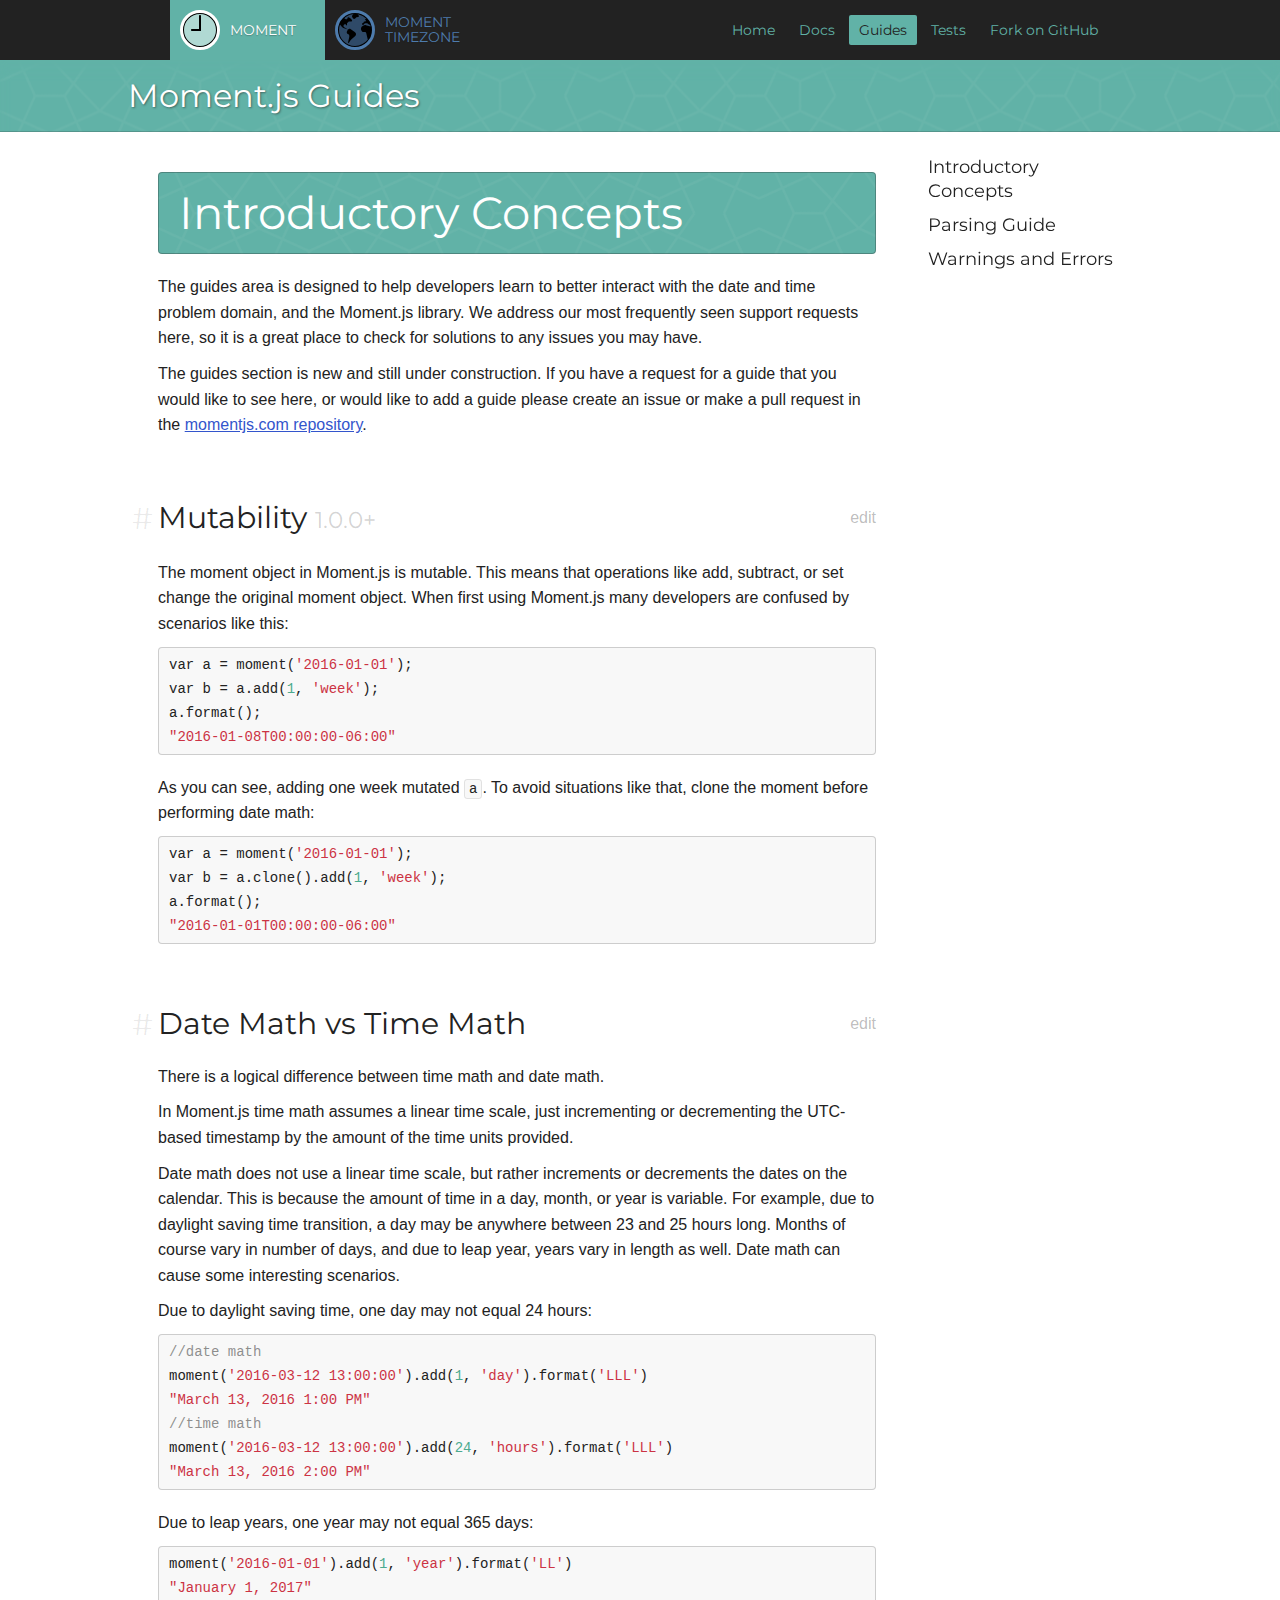
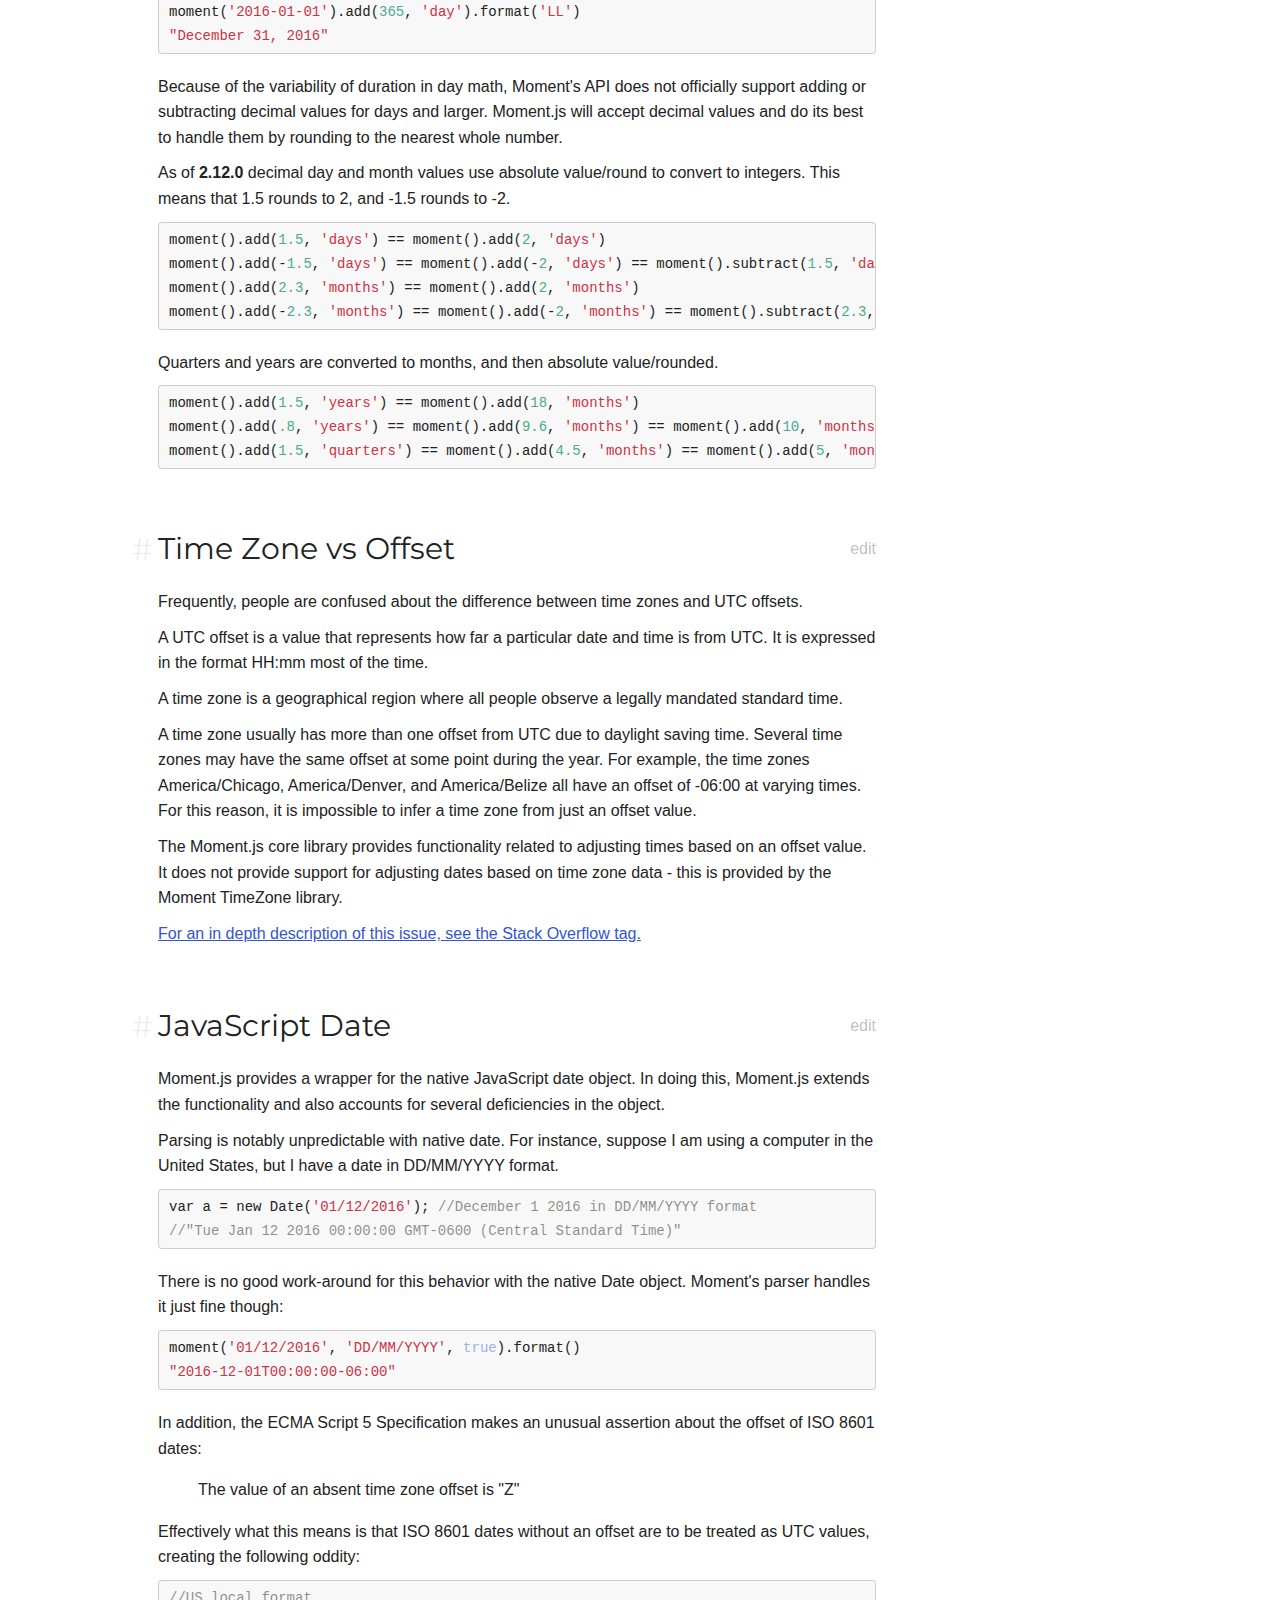
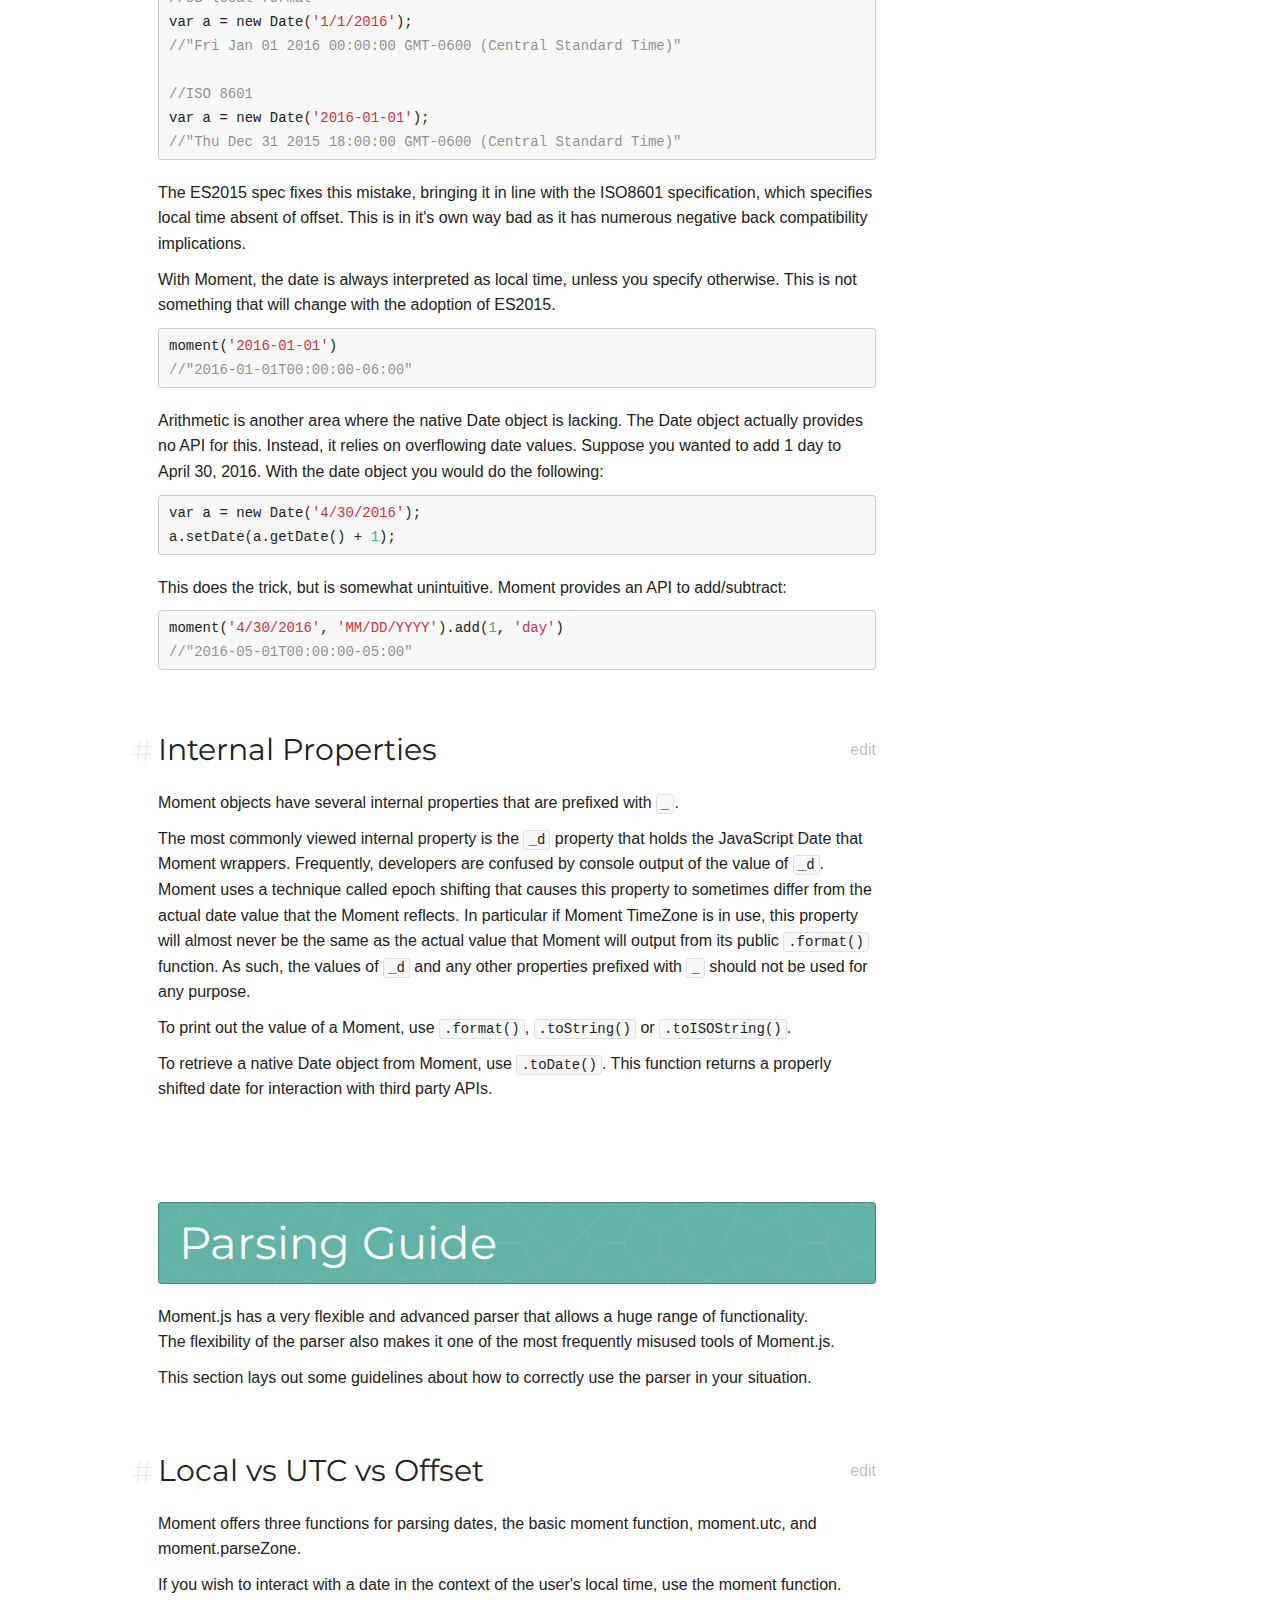
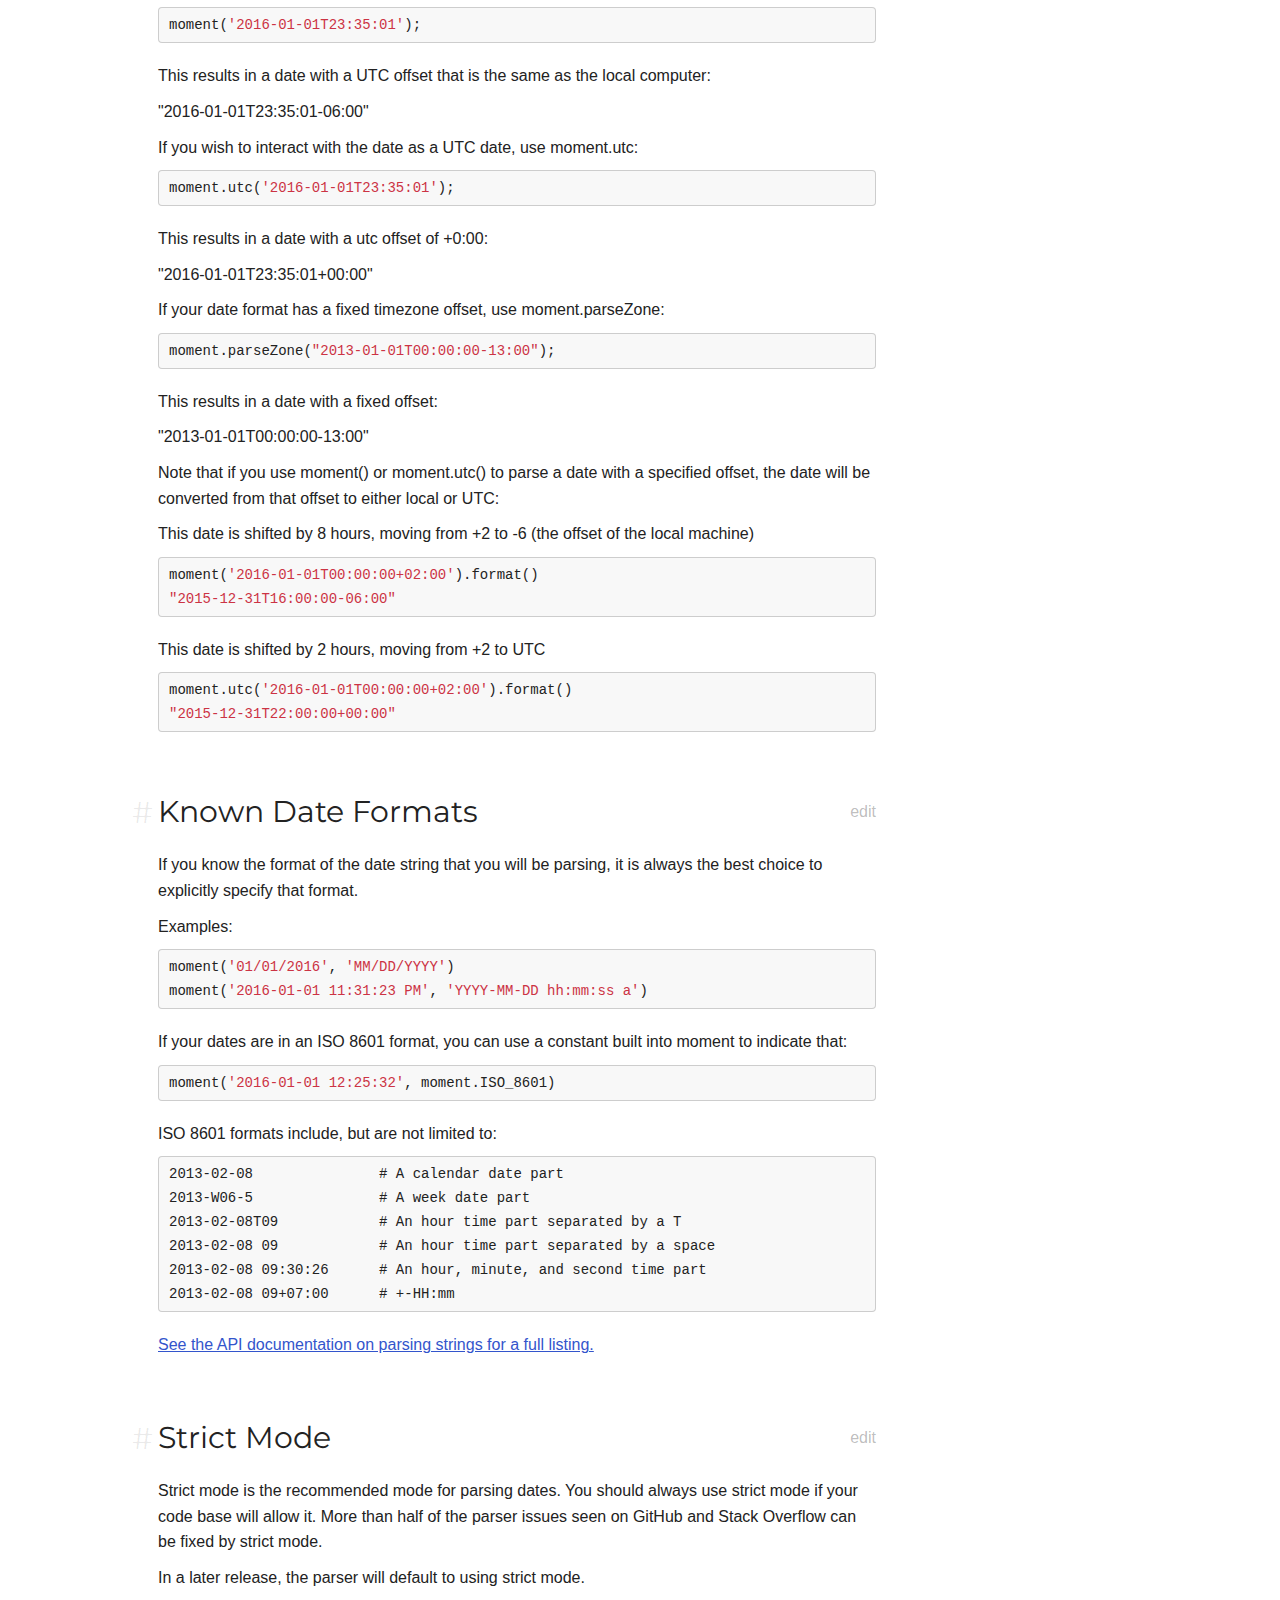
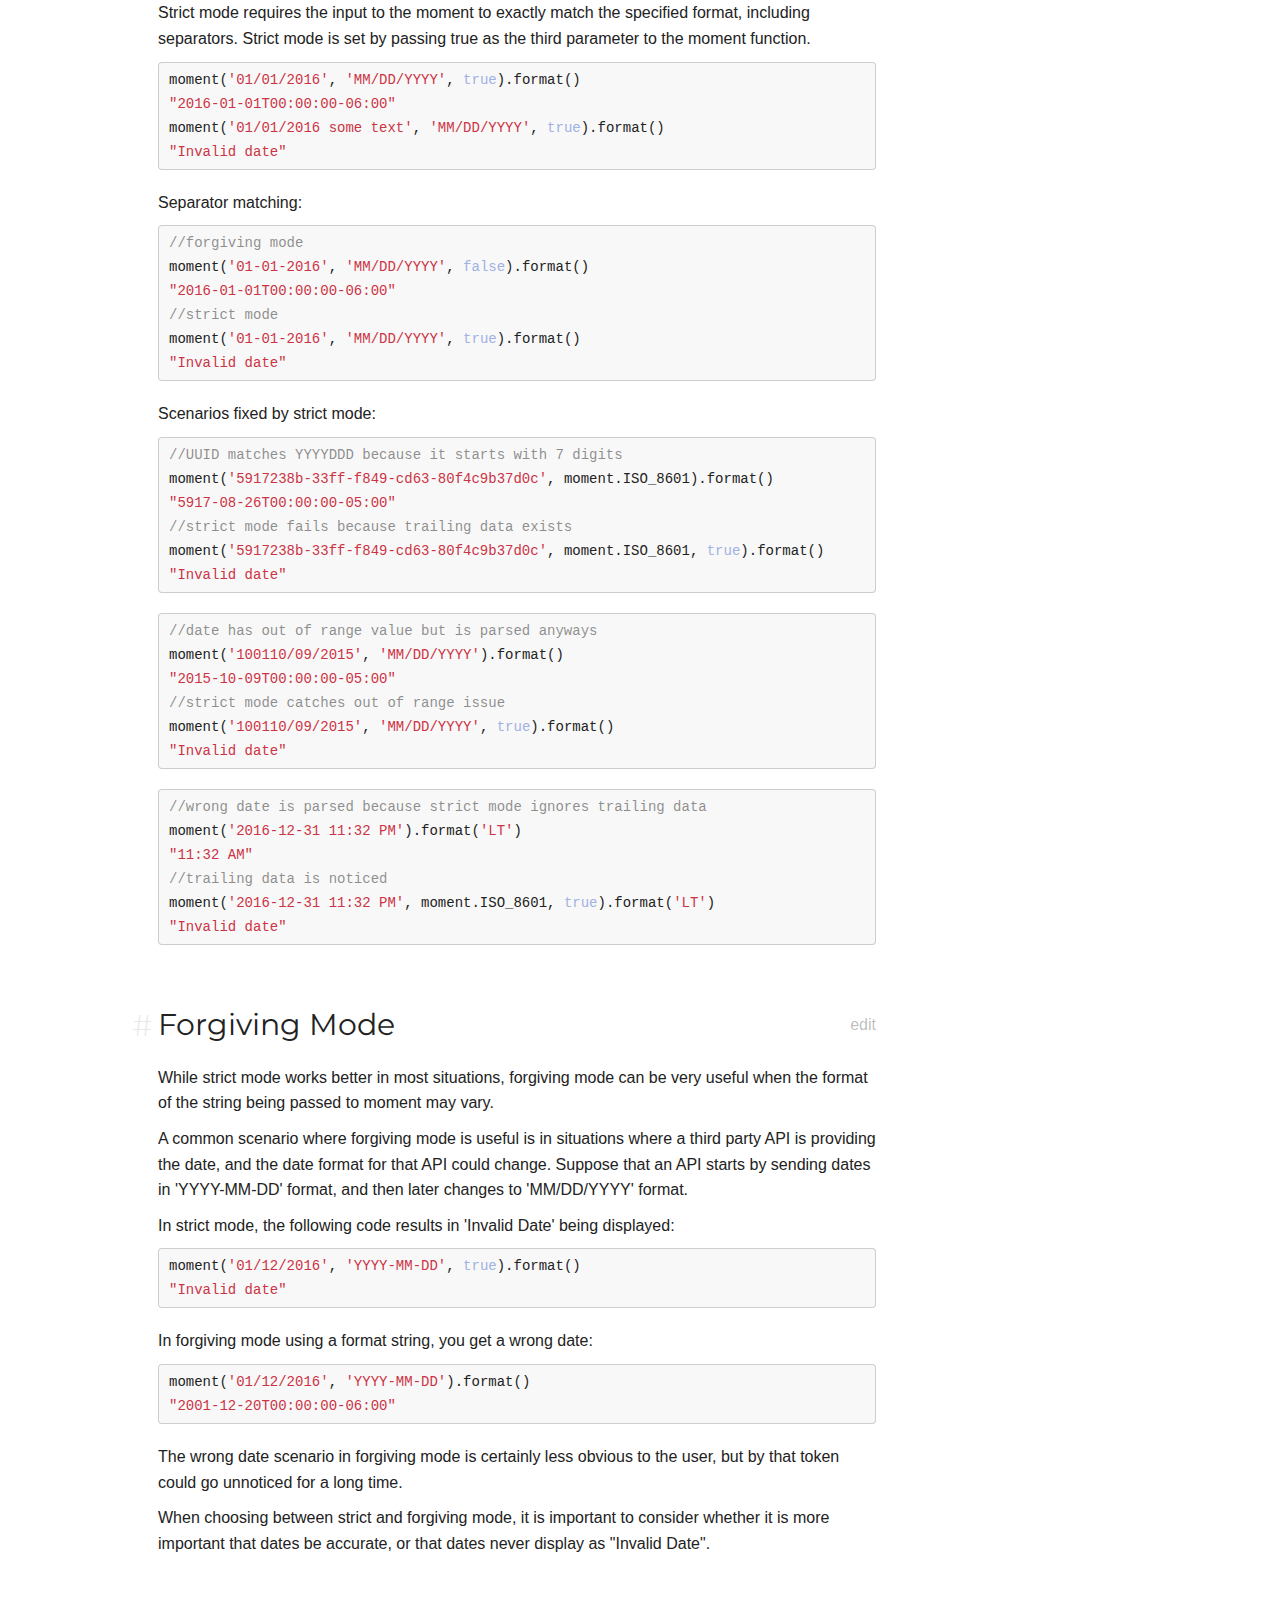
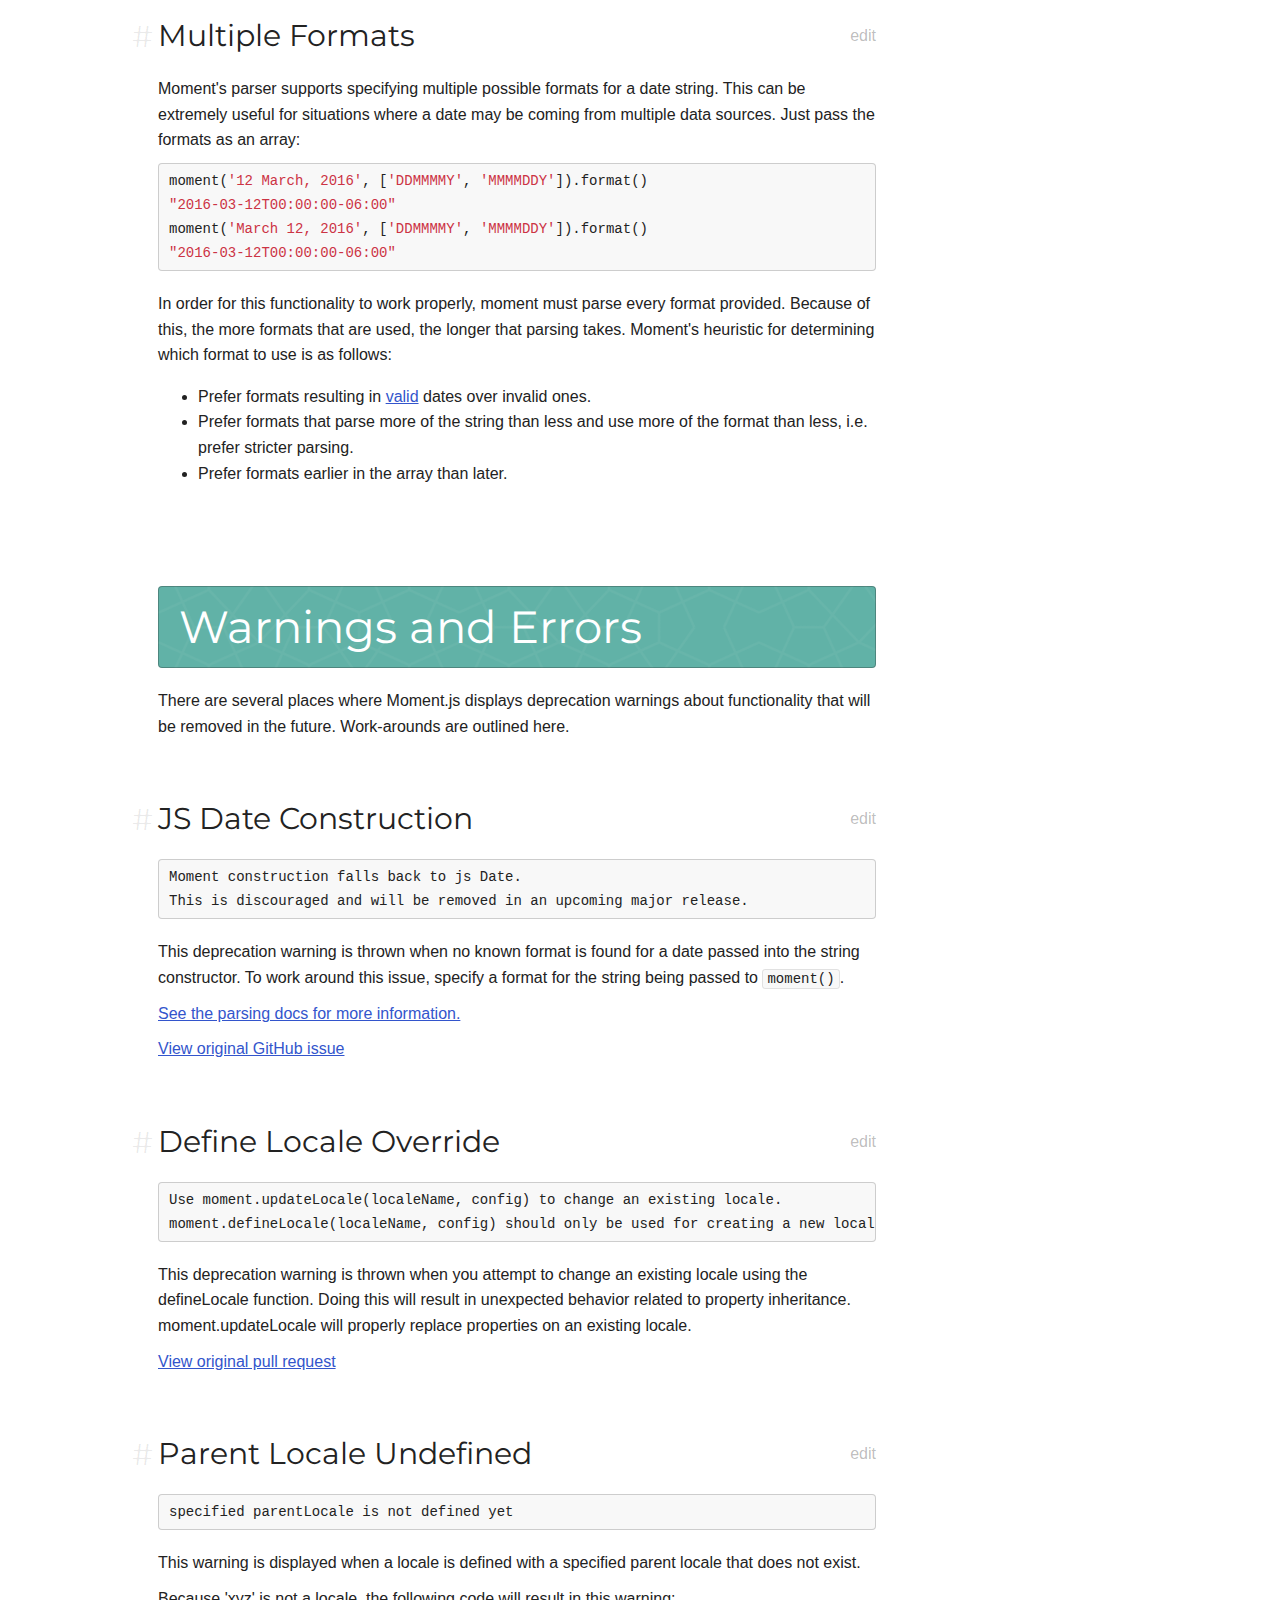
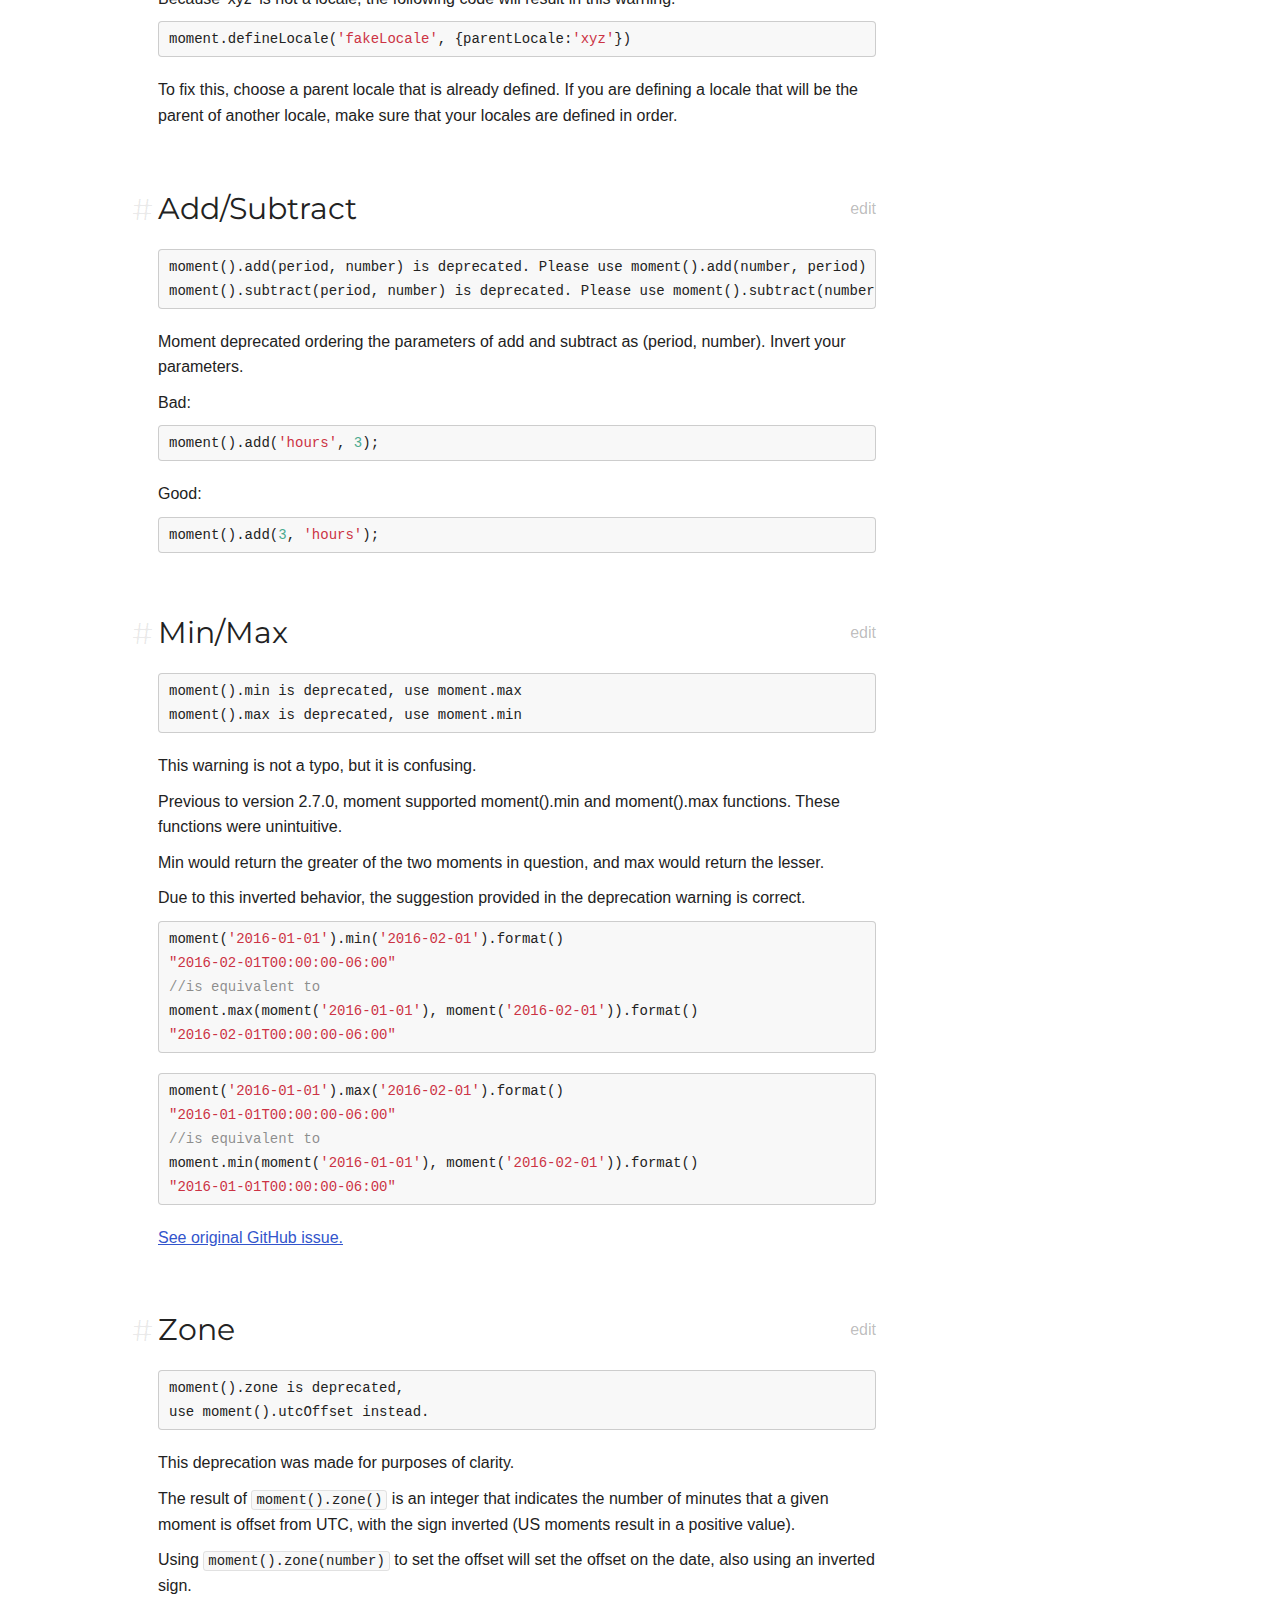
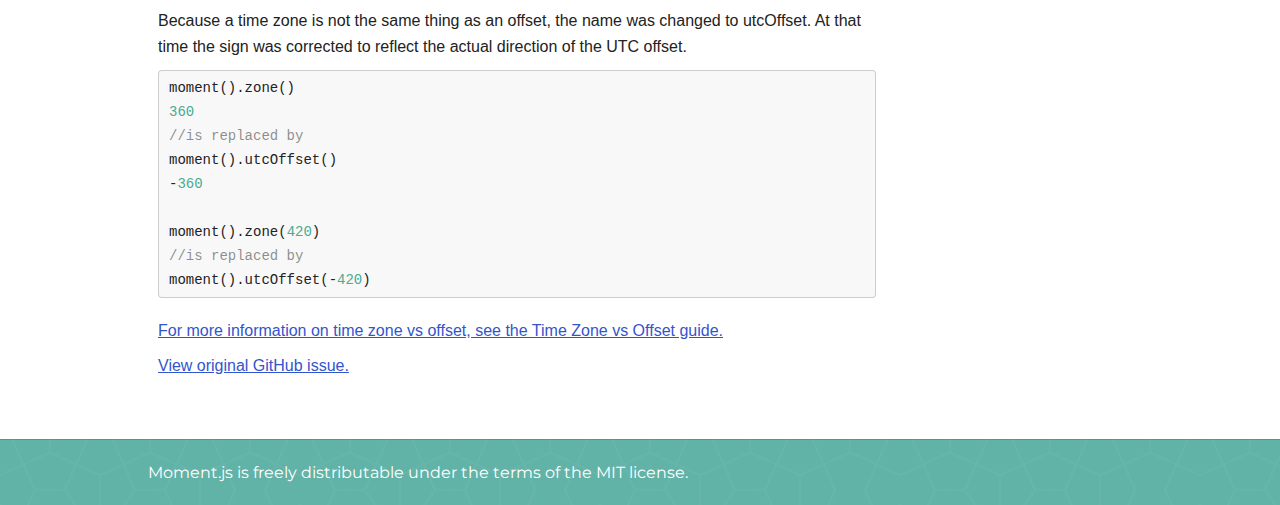
<file: guides/index.html>
<!doctype html>
<html>
	<head>
		<meta charset="utf-8" />

		<link href='http://fonts.googleapis.com/css?family=Montserrat:400,700' rel='stylesheet' type='text/css'>
		<link rel="stylesheet" href="/static/css/style.css" />
		<link rel="shortcut icon" href="/static/img/moment-favicon.png" />

		<title>Moment.js | Guides</title>
	</head>

	<body class="is-moment">
		<nav class="nav">
			<div class="centered">
				<div class="nav-projects">
					<a class="nav-project nav-project-moment active" href="/">
						<svg width="40px" height="40px" viewBox="0 0 40 40">
							<ellipse stroke-width="3" cx="20" cy="20" rx="18.5" ry="18.5" fill="0" stroke="#000" />
							<path fill-rule="evenodd" d="M20,36 C28.836556,36 36,28.836556 36,20 C36,11.163444 28.836556,4 20,4 C11.163444,4 4,11.163444 4,20 C4,28.836556 11.163444,36 20,36 Z M20,5 C19.4477153,5 19,5.44994876 19,6.00684547 L19,19 L11.9970301,19 C11.4463856,19 11,19.4438648 11,20 C11,20.5522847 11.4556644,21 11.9953976,21 L21,21 L21,6.00087166 C21,5.4481055 20.5561352,5 20,5 Z"></path>
						</svg>
						Moment
					</a>
					<a class="nav-project nav-project-moment-timezone " href="/timezone/">
						<svg width="40px" height="40px" viewBox="0 0 40 40">
							<ellipse stroke-width="3" cx="20" cy="20" rx="18.5" ry="18.5" fill="0" stroke="#000" />
							<path fill-rule="evenodd" d="M4.98917024,14.4489557 C4.34944108,16.1782522 4,18.0483179 4,20 C4,28.836556 11.163444,36 20,36 C25.3372103,36 30.0640585,33.3867291 32.9708034,29.3699284 L32.9708034,29.3699284 C32.7542032,29.1158875 32.5851628,28.8136799 32.5213775,28.5419031 L31.2169086,22.9838131 C31.1059526,22.5110509 30.6116318,22.1192596 30.1152853,22.1192596 L28.4921437,22.1192596 C27.9858118,22.1192596 27.3609962,21.7891428 27.0742761,21.3819231 L26.5647528,20.6582629 C25.7154881,19.4520786 25.8505167,17.5995152 26.8651421,16.5187344 L26.9854581,16.3905737 C27.318883,16.0354089 27.9695174,15.6094255 28.4334461,15.4446996 L29.3188401,15.1303252 C29.7803195,14.966469 30.5349459,14.9655993 30.9988746,15.1303252 L31.8842686,15.4446996 C32.3457481,15.6085558 33.1107334,15.8458733 33.5874405,15.9728206 L35.6191135,16.513856 C35.4978108,15.9679684 35.3486212,15.4325805 35.1731165,14.9092644 C34.3263749,14.7238868 33.4055455,14.2746017 32.8663979,13.7497894 L32.3015162,13.1999272 L30.4205895,13.1999271 C29.9369463,13.1999271 29.3014167,13.5302589 29.0223398,13.9377438 L28.6896027,14.4235789 C28.1260613,15.2464153 27.4185905,15.1412987 27.0980851,14.2053481 L27.0412779,14.0394576 C26.882355,13.5753657 27.1532065,13.199927 27.6459111,13.199927 L27.7109116,13.199927 C28.2108557,13.199927 28.6030323,12.796967 28.6030323,12.2998905 C28.6030324,11.7993486 29.0024484,11.399854 29.4951531,11.399854 L30.4522743,11.399854 L30.7448301,11.1150769 C31.0843394,10.7845948 31.0209719,10.3265877 30.5819181,10.1128978 L30.3226304,9.98670097 C29.8842057,9.77331723 29.8835766,9.42655123 30.3226304,9.21286132 L30.5819181,9.08666449 C30.8796701,8.94174691 31.4270561,9.05187418 31.74767,9.13746427 L31.74767,9.13746427 C29.354055,6.5500601 26.1162974,4.75498325 22.4719557,4.1897922 L22.4719557,4.1897922 L23.5257222,5.21678951 C24.2305071,5.90367045 24.0320251,6.65048619 23.0799479,6.88245898 L21.4350099,7.28324666 L20.1865042,8.50003612 C19.4817194,9.18691704 18.4903848,9.06670377 17.9747489,8.2291421 L17.3154121,7.15816288 C16.7989905,6.31932509 17.052872,5.20558795 17.8807174,4.66771105 L17.4094436,4.97391227 C18.1837126,4.47084565 19.4969845,4.06343412 20.4690548,4.00674356 C20.3132511,4.0022581 20.1568893,4 20,4 C16.3409492,4 12.9687755,5.22826668 10.2732905,7.29498839 L9.34598541,8.7 C9.34598541,8.7 11.1732265,9.31523437 11.1732265,9.31523437 C11.6403222,9.47250609 12.1428675,9.22457657 12.3008953,8.74570313 L12.6280585,7.75429687 C12.7837571,7.28248174 13.2647344,7.07917156 13.7009406,7.29947834 L14.8796059,7.89476545 C15.7601466,8.33948421 16.7269068,9.46648951 17.0331889,10.3946197 L17.0830463,10.5457031 C17.2387449,11.0175183 16.9561285,11.4 16.4656183,11.4 L13.8009733,11.4 L12.0189781,13.2 L12.0189781,15.015919 C12.0189781,15.5041835 11.7405414,15.61875 11.3957227,15.2704473 L10.236983,14.1 L9.25216787,14.5973827 C8.8118975,14.8197421 8.45498784,15.3994783 8.45498784,15.9 C8.45498784,16.3970563 8.80456327,17.0118645 9.2107158,17.2580182 L12.9099757,19.5 L13.8947908,19.0026173 C14.3350612,18.7802579 15.0162561,18.8183745 15.4320035,19.0983398 L19.7477607,22.0045816 C21.3842844,23.1066207 21.4906005,25.0341584 19.9878775,26.3076091 L16.4715636,29.2874348 C16.0984226,29.6036452 15.5824366,30.1960211 15.3130082,30.6200946 L13.8009729,33 C13.3088887,33 12.995925,32.6093202 13.1006804,32.1331581 L14.3096882,26.6376532 C14.520817,25.6779738 13.9707442,24.5357431 13.0976108,24.0947654 L12.7223406,23.9052346 C11.8417999,23.4605158 11.4800454,22.3887558 11.9199672,21.5000227 L12.9099757,19.5 L8.41107755,17.9852154 C7.94324417,17.8276953 7.31902279,17.3906968 7.00711679,16.996875 L4.98917024,14.4489557 Z"></path>
						</svg>
						Moment<br/>Timezone
					</a>
				</div>
				<div class="nav-pages">
					
						<a href="../" >Home</a>
					
						<a href="../docs/" >Docs</a>
					
						<a href="." class="active">Guides</a>
					
						<a href="../tests/" >Tests</a>
					
					<a href="https://github.com/moment/moment/">Fork on GitHub</a>
				</div>
			</div>
		</nav>

		



<div class="hero hero-oneline">
	<div class="hero-centered">
		<h1>Moment.js Guides</h1>
	</div>
</div>

<div class="docs">
	<div class="docs-nav">
		
			<div class="docs-nav-section">
				<a class="docs-nav-section-title" href='#/lib-concepts/'>Introductory Concepts</a>
				
					
				
					
						<a class="docs-nav-item" href="#/lib-concepts/mutability/">Mutability</a>
					
				
					
						<a class="docs-nav-item" href="#/lib-concepts/date-time-math/">Date Math vs Time Math</a>
					
				
					
						<a class="docs-nav-item" href="#/lib-concepts/timezone-offset/">Time Zone vs Offset</a>
					
				
					
						<a class="docs-nav-item" href="#/lib-concepts/js-date/">JavaScript Date</a>
					
				
					
						<a class="docs-nav-item" href="#/lib-concepts/internal-properties/">Internal Properties</a>
					
				
			</div>
		
			<div class="docs-nav-section">
				<a class="docs-nav-section-title" href='#/parsing/'>Parsing Guide</a>
				
					
				
					
						<a class="docs-nav-item" href="#/parsing/local-utc-zone/">Local vs UTC vs Offset</a>
					
				
					
						<a class="docs-nav-item" href="#/parsing/known-formats/">Known Date Formats</a>
					
				
					
						<a class="docs-nav-item" href="#/parsing/strict-mode/">Strict Mode</a>
					
				
					
						<a class="docs-nav-item" href="#/parsing/forgiving-mode/">Forgiving Mode</a>
					
				
					
						<a class="docs-nav-item" href="#/parsing/multiple-formats/">Multiple Formats</a>
					
				
			</div>
		
			<div class="docs-nav-section">
				<a class="docs-nav-section-title" href='#/warnings/'>Warnings and Errors</a>
				
					
				
					
						<a class="docs-nav-item" href="#/warnings/js-date/">JS Date Construction</a>
					
				
					
						<a class="docs-nav-item" href="#/warnings/define-locale/">Define Locale Override</a>
					
				
					
						<a class="docs-nav-item" href="#/warnings/parent-locale/">Parent Locale Undefined</a>
					
				
					
						<a class="docs-nav-item" href="#/warnings/add-inverted-param/">Add/Subtract</a>
					
				
					
						<a class="docs-nav-item" href="#/warnings/min-max/">Min/Max</a>
					
				
					
						<a class="docs-nav-item" href="#/warnings/zone/">Zone</a>
					
				
			</div>
		
	</div>

	<div class="docs-content">
		
			<article class="docs-section">
				<a class="docs-section-target" id="/lib-concepts/" name="/lib-concepts/"></a>
				<h2 class="docs-section-title"><a href='#/lib-concepts/'>Introductory Concepts</a></h2>
			</article>
			
				<article class="docs-method">
					<a class="docs-method-target" id="/lib-concepts/intro/"  name="/lib-concepts/intro/"></a>
					
					<div class="docs-method-prose">
						
						<p>The guides area is designed to help developers learn to better interact with the date and time problem domain, and the Moment.js library.
We address our most frequently seen support requests here, so it is a great place to check for solutions to any issues you may have.</p>
<p>The guides section is new and still under construction. If you have a request for a guide that you would like to see here, or would like to add a guide
please create an issue or make a pull request in the <a href="https://github.com/moment/momentjs.com" target="_blank">momentjs.com repository</a>.</p>

					</div>
				</article>
			
				<article class="docs-method">
					<a class="docs-method-target" id="/lib-concepts/mutability/"  name="/lib-concepts/mutability/"></a>
					
						<h3 class="docs-method-title">
							<a href='#/lib-concepts/mutability/'>Mutability</a>
							
								<span>1.0.0+</span>
							
						</h3>
						<a class="docs-method-edit" href="https://github.com/moment/momentjs.com/blob/master/guides/moment/00-lib-concepts/01-mutability.md" target="_blank">edit</a>
					
					<div class="docs-method-prose">
						
						<p>The moment object in Moment.js is mutable. This means that operations like add, subtract, or set change the original moment object.
When first using Moment.js many developers are confused by scenarios like this:</p>
<pre><code class="language-js"><span class="keyword">var</span> a = moment(<span class="string">'2016-01-01'</span>); 
<span class="keyword">var</span> b = a.add(<span class="number">1</span>, <span class="string">'week'</span>); 
a.format();
<span class="string">"2016-01-08T00:00:00-06:00"</span></code></pre>
<p>As you can see, adding one week mutated <code>a</code>. To avoid situations like that, clone the moment before performing date math:</p>
<pre><code class="language-js"><span class="keyword">var</span> a = moment(<span class="string">'2016-01-01'</span>); 
<span class="keyword">var</span> b = a.clone().add(<span class="number">1</span>, <span class="string">'week'</span>); 
a.format();
<span class="string">"2016-01-01T00:00:00-06:00"</span></code></pre>

					</div>
				</article>
			
				<article class="docs-method">
					<a class="docs-method-target" id="/lib-concepts/date-time-math/"  name="/lib-concepts/date-time-math/"></a>
					
						<h3 class="docs-method-title">
							<a href='#/lib-concepts/date-time-math/'>Date Math vs Time Math</a>
							
						</h3>
						<a class="docs-method-edit" href="https://github.com/moment/momentjs.com/blob/master/guides/moment/00-lib-concepts/02-date-time-math.md" target="_blank">edit</a>
					
					<div class="docs-method-prose">
						
						<p>There is a logical difference between time math and date math.</p>
<p>In Moment.js time math assumes a linear time scale, just incrementing or decrementing the UTC-based timestamp by the amount of the time units provided.</p>
<p>Date math does not use a linear time scale, but rather increments or decrements the dates on the calendar. This is because the amount of time in a day, month, or year is variable. 
For example, due to daylight saving time transition, a day may be anywhere between 23 and 25 hours long. 
Months of course vary in number of days, and due to leap year, years vary in length as well. Date math can cause some interesting scenarios.</p>
<p>Due to daylight saving time, one day may not equal 24 hours:</p>
<pre><code class="language-js"><span class="comment">//date math</span>
moment(<span class="string">'2016-03-12 13:00:00'</span>).add(<span class="number">1</span>, <span class="string">'day'</span>).format(<span class="string">'LLL'</span>)
<span class="string">"March 13, 2016 1:00 PM"</span>
<span class="comment">//time math</span>
moment(<span class="string">'2016-03-12 13:00:00'</span>).add(<span class="number">24</span>, <span class="string">'hours'</span>).format(<span class="string">'LLL'</span>)
<span class="string">"March 13, 2016 2:00 PM"</span></code></pre>
<p>Due to leap years, one year may not equal 365 days:</p>
<pre><code class="language-js">moment(<span class="string">'2016-01-01'</span>).add(<span class="number">1</span>, <span class="string">'year'</span>).format(<span class="string">'LL'</span>)
<span class="string">"January 1, 2017"</span>
moment(<span class="string">'2016-01-01'</span>).add(<span class="number">365</span>, <span class="string">'day'</span>).format(<span class="string">'LL'</span>)
<span class="string">"December 31, 2016"</span></code></pre>
<p>Because of the variability of duration in day math, Moment&#39;s API does not officially support adding or subtracting decimal values for days and larger. 
Moment.js will accept decimal values and do its best to handle them by rounding to the nearest whole number.</p>
<p>As of <strong>2.12.0</strong> decimal day and month values use absolute value/round to convert to integers. This means that 1.5 rounds to 2, and -1.5 rounds to -2.</p>
<pre><code class="language-js">moment().add(<span class="number">1.5</span>, <span class="string">'days'</span>) == moment().add(<span class="number">2</span>, <span class="string">'days'</span>)
moment().add(-<span class="number">1.5</span>, <span class="string">'days'</span>) == moment().add(-<span class="number">2</span>, <span class="string">'days'</span>) == moment().subtract(<span class="number">1.5</span>, <span class="string">'days'</span>) == moment().subtract(<span class="number">2</span>, <span class="string">'days'</span>)
moment().add(<span class="number">2.3</span>, <span class="string">'months'</span>) == moment().add(<span class="number">2</span>, <span class="string">'months'</span>)
moment().add(-<span class="number">2.3</span>, <span class="string">'months'</span>) == moment().add(-<span class="number">2</span>, <span class="string">'months'</span>) == moment().subtract(<span class="number">2.3</span>, <span class="string">'months'</span>) == moment().subtract(<span class="number">2</span>, <span class="string">'months'</span>)</code></pre>
<p>Quarters and years are converted to months, and then absolute value/rounded.</p>
<pre><code class="language-js">moment().add(<span class="number">1.5</span>, <span class="string">'years'</span>) == moment().add(<span class="number">18</span>, <span class="string">'months'</span>)
moment().add(<span class="number">.8</span>, <span class="string">'years'</span>) == moment().add(<span class="number">9.6</span>, <span class="string">'months'</span>) == moment().add(<span class="number">10</span>, <span class="string">'months'</span>)
moment().add(<span class="number">1.5</span>, <span class="string">'quarters'</span>) == moment().add(<span class="number">4.5</span>, <span class="string">'months'</span>) == moment().add(<span class="number">5</span>, <span class="string">'months'</span>)</code></pre>

					</div>
				</article>
			
				<article class="docs-method">
					<a class="docs-method-target" id="/lib-concepts/timezone-offset/"  name="/lib-concepts/timezone-offset/"></a>
					
						<h3 class="docs-method-title">
							<a href='#/lib-concepts/timezone-offset/'>Time Zone vs Offset</a>
							
						</h3>
						<a class="docs-method-edit" href="https://github.com/moment/momentjs.com/blob/master/guides/moment/00-lib-concepts/03-timezone-offset.md" target="_blank">edit</a>
					
					<div class="docs-method-prose">
						
						<p>Frequently, people are confused about the difference between time zones and UTC offsets. </p>
<p>A UTC offset is a value that represents how far a particular date and time is from UTC. It is expressed in the format HH:mm most of the time.</p>
<p>A time zone is a geographical region where all people observe a legally mandated standard time. </p>
<p>A time zone usually has more than one offset from UTC due to daylight saving time. Several time zones may have the same offset at some point during the year.
For example, the time zones America/Chicago, America/Denver, and America/Belize all have an offset of -06:00 at varying times. 
For this reason, it is impossible to infer a time zone from just an offset value.</p>
<p>The Moment.js core library provides functionality related to adjusting times based on an offset value. 
It does not provide support for adjusting dates based on time zone data - this is provided by the Moment TimeZone library.</p>
<p><a href="http://stackoverflow.com/tags/timezone/info" target="_blank" >For an in depth description of this issue, see the Stack Overflow tag.</a></p>

					</div>
				</article>
			
				<article class="docs-method">
					<a class="docs-method-target" id="/lib-concepts/js-date/"  name="/lib-concepts/js-date/"></a>
					
						<h3 class="docs-method-title">
							<a href='#/lib-concepts/js-date/'>JavaScript Date</a>
							
						</h3>
						<a class="docs-method-edit" href="https://github.com/moment/momentjs.com/blob/master/guides/moment/00-lib-concepts/04-js-date.md" target="_blank">edit</a>
					
					<div class="docs-method-prose">
						
						<p>Moment.js provides a wrapper for the native JavaScript date object. 
In doing this, Moment.js extends the functionality and also accounts for several deficiencies in the object.</p>
<p>Parsing is notably unpredictable with native date. For instance, suppose I am using a computer in the United States, but I have a date in DD/MM/YYYY format.</p>
<pre><code class="language-js"><span class="keyword">var</span> a = <span class="keyword">new</span> Date(<span class="string">'01/12/2016'</span>); <span class="comment">//December 1 2016 in DD/MM/YYYY format</span>
<span class="comment">//"Tue Jan 12 2016 00:00:00 GMT-0600 (Central Standard Time)"</span></code></pre>
<p>There is no good work-around for this behavior with the native Date object.
Moment&#39;s parser handles it just fine though:</p>
<pre><code class="language-js">moment(<span class="string">'01/12/2016'</span>, <span class="string">'DD/MM/YYYY'</span>, <span class="literal">true</span>).format()
<span class="string">"2016-12-01T00:00:00-06:00"</span></code></pre>
<p>In addition, the ECMA Script 5 Specification makes an unusual assertion about the offset of ISO 8601 dates:</p>
<blockquote>
<p>The value of an absent time zone offset is &quot;Z&quot;</p>
</blockquote>
<p>Effectively what this means is that ISO 8601 dates without an offset are to be treated as UTC values, creating the following oddity:</p>
<pre><code class="language-js"><span class="comment">//US local format</span>
<span class="keyword">var</span> a = <span class="keyword">new</span> Date(<span class="string">'1/1/2016'</span>); 
<span class="comment">//"Fri Jan 01 2016 00:00:00 GMT-0600 (Central Standard Time)"</span>

<span class="comment">//ISO 8601</span>
<span class="keyword">var</span> a = <span class="keyword">new</span> Date(<span class="string">'2016-01-01'</span>);
<span class="comment">//"Thu Dec 31 2015 18:00:00 GMT-0600 (Central Standard Time)"</span></code></pre>
<p>The ES2015 spec fixes this mistake, bringing it in line with the ISO8601 specification, which specifies local time absent of offset. 
This is in it&#39;s own way bad as it has numerous negative back compatibility implications.</p>
<p>With Moment, the date is always interpreted as local time, unless you specify otherwise. This is not something that will change with the adoption of ES2015.</p>
<pre><code class="language-js">moment(<span class="string">'2016-01-01'</span>)
<span class="comment">//"2016-01-01T00:00:00-06:00"</span></code></pre>
<p>Arithmetic is another area where the native Date object is lacking. The Date object actually provides no API for this. Instead, it relies on overflowing date values.
Suppose you wanted to add 1 day to April 30, 2016. With the date object you would do the following:</p>
<pre><code class="language-js"><span class="keyword">var</span> a = <span class="keyword">new</span> Date(<span class="string">'4/30/2016'</span>); 
a.setDate(a.getDate() + <span class="number">1</span>);</code></pre>
<p>This does the trick, but is somewhat unintuitive.
Moment provides an API to add/subtract:</p>
<pre><code class="language-js">moment(<span class="string">'4/30/2016'</span>, <span class="string">'MM/DD/YYYY'</span>).add(<span class="number">1</span>, <span class="string">'day'</span>)
<span class="comment">//"2016-05-01T00:00:00-05:00"</span></code></pre>

					</div>
				</article>
			
				<article class="docs-method">
					<a class="docs-method-target" id="/lib-concepts/internal-properties/"  name="/lib-concepts/internal-properties/"></a>
					
						<h3 class="docs-method-title">
							<a href='#/lib-concepts/internal-properties/'>Internal Properties</a>
							
						</h3>
						<a class="docs-method-edit" href="https://github.com/moment/momentjs.com/blob/master/guides/moment/00-lib-concepts/05-internal-properties.md" target="_blank">edit</a>
					
					<div class="docs-method-prose">
						
						<p>Moment objects have several internal properties that are prefixed with <code>_</code>.</p>
<p>The most commonly viewed internal property is the <code>_d</code> property that holds the JavaScript Date that Moment wrappers. 
Frequently, developers are confused by console output of the value of <code>_d</code>. 
Moment uses a technique called epoch shifting that causes this property to sometimes differ from the actual date value that the Moment reflects.
In particular if Moment TimeZone is in use, this property will almost never be the same as the actual value that Moment will output from its public <code>.format()</code> function.
As such, the values of <code>_d</code> and any other properties prefixed with <code>_</code> should not be used for any purpose. </p>
<p>To print out the value of a Moment, use <code>.format()</code>, <code>.toString()</code> or <code>.toISOString()</code>.</p>
<p>To retrieve a native Date object from Moment, use <code>.toDate()</code>. This function returns a properly shifted date for interaction with third party APIs.</p>

					</div>
				</article>
			
		
			<article class="docs-section">
				<a class="docs-section-target" id="/parsing/" name="/parsing/"></a>
				<h2 class="docs-section-title"><a href='#/parsing/'>Parsing Guide</a></h2>
			</article>
			
				<article class="docs-method">
					<a class="docs-method-target" id="/parsing/intro/"  name="/parsing/intro/"></a>
					
					<div class="docs-method-prose">
						
						<p>Moment.js has a very flexible and advanced parser that allows a huge range of functionality.<br>The flexibility of the parser also makes it one of the most frequently misused tools of Moment.js.</p>
<p>This section lays out some guidelines about how to correctly use the parser in your situation.</p>

					</div>
				</article>
			
				<article class="docs-method">
					<a class="docs-method-target" id="/parsing/local-utc-zone/"  name="/parsing/local-utc-zone/"></a>
					
						<h3 class="docs-method-title">
							<a href='#/parsing/local-utc-zone/'>Local vs UTC vs Offset</a>
							
						</h3>
						<a class="docs-method-edit" href="https://github.com/moment/momentjs.com/blob/master/guides/moment/01-parsing/01-local-utc-zone.md" target="_blank">edit</a>
					
					<div class="docs-method-prose">
						
						<p>Moment offers three functions for parsing dates, the basic moment function, moment.utc, and moment.parseZone.</p>
<p>If you wish to interact with a date in the context of the user&#39;s local time, use the moment function.</p>
<pre><code class="language-js">moment(<span class="string">'2016-01-01T23:35:01'</span>);</code></pre>
<p>This results in a date with a UTC offset that is the same as the local computer:</p>
<p>&quot;2016-01-01T23:35:01-06:00&quot;</p>
<p>If you wish to interact with the date as a UTC date, use moment.utc:</p>
<pre><code class="language-js">moment.utc(<span class="string">'2016-01-01T23:35:01'</span>);</code></pre>
<p>This results in a date with a utc offset of +0:00:</p>
<p>&quot;2016-01-01T23:35:01+00:00&quot;</p>
<p>If your date format has a fixed timezone offset, use moment.parseZone:</p>
<pre><code class="language-javascript">moment.parseZone(<span class="string">"2013-01-01T00:00:00-13:00"</span>);</code></pre>
<p>This results in a date with a fixed offset:</p>
<p>&quot;2013-01-01T00:00:00-13:00&quot;</p>
<p>Note that if you use moment() or moment.utc() to parse a date with a specified offset, the date will be converted from that offset to either local or UTC:</p>
<p>This date is shifted by 8 hours, moving from +2 to -6 (the offset of the local machine)</p>
<pre><code class="language-javascript">moment(<span class="string">'2016-01-01T00:00:00+02:00'</span>).format()
<span class="string">"2015-12-31T16:00:00-06:00"</span></code></pre>
<p>This date is shifted by 2 hours, moving from +2 to UTC</p>
<pre><code class="language-javascript">moment.utc(<span class="string">'2016-01-01T00:00:00+02:00'</span>).format()
<span class="string">"2015-12-31T22:00:00+00:00"</span></code></pre>

					</div>
				</article>
			
				<article class="docs-method">
					<a class="docs-method-target" id="/parsing/known-formats/"  name="/parsing/known-formats/"></a>
					
						<h3 class="docs-method-title">
							<a href='#/parsing/known-formats/'>Known Date Formats</a>
							
						</h3>
						<a class="docs-method-edit" href="https://github.com/moment/momentjs.com/blob/master/guides/moment/01-parsing/02-known-formats.md" target="_blank">edit</a>
					
					<div class="docs-method-prose">
						
						<p>If you know the format of the date string that you will be parsing, it is always the best choice to explicitly specify that format.</p>
<p>Examples:</p>
<pre><code class="language-js">moment(<span class="string">'01/01/2016'</span>, <span class="string">'MM/DD/YYYY'</span>)
moment(<span class="string">'2016-01-01 11:31:23 PM'</span>, <span class="string">'YYYY-MM-DD hh:mm:ss a'</span>)</code></pre>
<p>If your dates are in an ISO 8601 format, you can use a constant built into moment to indicate that:</p>
<pre><code class="language-js">moment(<span class="string">'2016-01-01 12:25:32'</span>, moment.ISO_8601)</code></pre>
<p>ISO 8601 formats include, but are not limited to:</p>
<pre><code>2013-02-08               # A calendar date part
2013-W06-5               # A week date part
2013-02-08T09            # An hour time part separated by a T
2013-02-08 09            # An hour time part separated by a space
2013-02-08 09:30:26      # An hour, minute, and second time part
2013-02-08 09+07:00      # +-HH:mm</code></pre>
<p><a href="/docs/#/parsing/string/"> See the API documentation on parsing strings for a full listing.</a></p>

					</div>
				</article>
			
				<article class="docs-method">
					<a class="docs-method-target" id="/parsing/strict-mode/"  name="/parsing/strict-mode/"></a>
					
						<h3 class="docs-method-title">
							<a href='#/parsing/strict-mode/'>Strict Mode</a>
							
						</h3>
						<a class="docs-method-edit" href="https://github.com/moment/momentjs.com/blob/master/guides/moment/01-parsing/03-strict-mode.md" target="_blank">edit</a>
					
					<div class="docs-method-prose">
						
						<p>Strict mode is the recommended mode for parsing dates. You should always use strict mode if your code base will allow it. 
More than half of the parser issues seen on GitHub and Stack Overflow can be fixed by strict mode.</p>
<p>In a later release, the parser will default to using strict mode.</p>
<p>Strict mode requires the input to the moment to exactly match the specified format, including separators. Strict mode is set by passing true as the third parameter to the moment function.</p>
<pre><code class="language-js">moment(<span class="string">'01/01/2016'</span>, <span class="string">'MM/DD/YYYY'</span>, <span class="literal">true</span>).format()
<span class="string">"2016-01-01T00:00:00-06:00"</span>
moment(<span class="string">'01/01/2016 some text'</span>, <span class="string">'MM/DD/YYYY'</span>, <span class="literal">true</span>).format()
<span class="string">"Invalid date"</span></code></pre>
<p>Separator matching:</p>
<pre><code class="language-js"><span class="comment">//forgiving mode</span>
moment(<span class="string">'01-01-2016'</span>, <span class="string">'MM/DD/YYYY'</span>, <span class="literal">false</span>).format()
<span class="string">"2016-01-01T00:00:00-06:00"</span>
<span class="comment">//strict mode</span>
moment(<span class="string">'01-01-2016'</span>, <span class="string">'MM/DD/YYYY'</span>, <span class="literal">true</span>).format()
<span class="string">"Invalid date"</span></code></pre>
<p>Scenarios fixed by strict mode:</p>
<pre><code class="language-js"><span class="comment">//UUID matches YYYYDDD because it starts with 7 digits</span>
moment(<span class="string">'5917238b-33ff-f849-cd63-80f4c9b37d0c'</span>, moment.ISO_8601).format()
<span class="string">"5917-08-26T00:00:00-05:00"</span>
<span class="comment">//strict mode fails because trailing data exists</span>
moment(<span class="string">'5917238b-33ff-f849-cd63-80f4c9b37d0c'</span>, moment.ISO_8601, <span class="literal">true</span>).format()
<span class="string">"Invalid date"</span></code></pre>
<pre><code class="language-js"><span class="comment">//date has out of range value but is parsed anyways</span>
moment(<span class="string">'100110/09/2015'</span>, <span class="string">'MM/DD/YYYY'</span>).format()
<span class="string">"2015-10-09T00:00:00-05:00"</span>
<span class="comment">//strict mode catches out of range issue</span>
moment(<span class="string">'100110/09/2015'</span>, <span class="string">'MM/DD/YYYY'</span>, <span class="literal">true</span>).format()
<span class="string">"Invalid date"</span></code></pre>
<pre><code class="language-js"><span class="comment">//wrong date is parsed because strict mode ignores trailing data</span>
moment(<span class="string">'2016-12-31 11:32 PM'</span>).format(<span class="string">'LT'</span>)
<span class="string">"11:32 AM"</span>
<span class="comment">//trailing data is noticed</span>
moment(<span class="string">'2016-12-31 11:32 PM'</span>, moment.ISO_8601, <span class="literal">true</span>).format(<span class="string">'LT'</span>)
<span class="string">"Invalid date"</span></code></pre>

					</div>
				</article>
			
				<article class="docs-method">
					<a class="docs-method-target" id="/parsing/forgiving-mode/"  name="/parsing/forgiving-mode/"></a>
					
						<h3 class="docs-method-title">
							<a href='#/parsing/forgiving-mode/'>Forgiving Mode</a>
							
						</h3>
						<a class="docs-method-edit" href="https://github.com/moment/momentjs.com/blob/master/guides/moment/01-parsing/04-forgiving-mode.md" target="_blank">edit</a>
					
					<div class="docs-method-prose">
						
						<p>While strict mode works better in most situations, forgiving mode can be very useful when the format of the string being passed to moment may vary.</p>
<p>A common scenario where forgiving mode is useful is in situations where a third party API is providing the date, and the date format for that API could change.
Suppose that an API starts by sending dates in &#39;YYYY-MM-DD&#39; format, and then later changes to &#39;MM/DD/YYYY&#39; format.</p>
<p>In strict mode, the following code results in &#39;Invalid Date&#39; being displayed:</p>
<pre><code class="language-js">moment(<span class="string">'01/12/2016'</span>, <span class="string">'YYYY-MM-DD'</span>, <span class="literal">true</span>).format()
<span class="string">"Invalid date"</span></code></pre>
<p>In forgiving mode using a format string, you get a wrong date:</p>
<pre><code class="language-js">moment(<span class="string">'01/12/2016'</span>, <span class="string">'YYYY-MM-DD'</span>).format()
<span class="string">"2001-12-20T00:00:00-06:00"</span></code></pre>
<p>The wrong date scenario in forgiving mode is certainly less obvious to the user, but by that token could go unnoticed for a long time.</p>
<p>When choosing between strict and forgiving mode, it is important to consider whether it is more important that dates be accurate, or that dates never display as &quot;Invalid Date&quot;.</p>

					</div>
				</article>
			
				<article class="docs-method">
					<a class="docs-method-target" id="/parsing/multiple-formats/"  name="/parsing/multiple-formats/"></a>
					
						<h3 class="docs-method-title">
							<a href='#/parsing/multiple-formats/'>Multiple Formats</a>
							
						</h3>
						<a class="docs-method-edit" href="https://github.com/moment/momentjs.com/blob/master/guides/moment/01-parsing/05-multiple-formats.md" target="_blank">edit</a>
					
					<div class="docs-method-prose">
						
						<p>Moment&#39;s parser supports specifying multiple possible formats for a date string. This can be extremely useful for situations where a date may be coming from multiple data sources.
Just pass the formats as an array:</p>
<pre><code class="language-js">moment(<span class="string">'12 March, 2016'</span>, [<span class="string">'DDMMMMY'</span>, <span class="string">'MMMMDDY'</span>]).format()
<span class="string">"2016-03-12T00:00:00-06:00"</span>
moment(<span class="string">'March 12, 2016'</span>, [<span class="string">'DDMMMMY'</span>, <span class="string">'MMMMDDY'</span>]).format()
<span class="string">"2016-03-12T00:00:00-06:00"</span></code></pre>
<p>In order for this functionality to work properly, moment must parse every format provided. Because of this, the more formats that are used, the longer that parsing takes.
Moment&#39;s heuristic for determining which format to use is as follows:</p>
<ul>
<li>Prefer formats resulting in <a href="#/parsing/is-valid/">valid</a> dates over invalid ones.</li>
<li>Prefer formats that parse more of the string than less and use more of the format than less, i.e. prefer stricter parsing.</li>
<li>Prefer formats earlier in the array than later.</li>
</ul>

					</div>
				</article>
			
		
			<article class="docs-section">
				<a class="docs-section-target" id="/warnings/" name="/warnings/"></a>
				<h2 class="docs-section-title"><a href='#/warnings/'>Warnings and Errors</a></h2>
			</article>
			
				<article class="docs-method">
					<a class="docs-method-target" id="/warnings/intro/"  name="/warnings/intro/"></a>
					
					<div class="docs-method-prose">
						
						<p>There are several places where Moment.js displays deprecation warnings about functionality that will be removed in the future. Work-arounds are outlined here.</p>

					</div>
				</article>
			
				<article class="docs-method">
					<a class="docs-method-target" id="/warnings/js-date/"  name="/warnings/js-date/"></a>
					
						<h3 class="docs-method-title">
							<a href='#/warnings/js-date/'>JS Date Construction</a>
							
						</h3>
						<a class="docs-method-edit" href="https://github.com/moment/momentjs.com/blob/master/guides/moment/02-warnings/01-js-date.md" target="_blank">edit</a>
					
					<div class="docs-method-prose">
						
						<pre><code>Moment construction falls back to js Date. 
This is discouraged and will be removed in an upcoming major release.</code></pre>
<p>This deprecation warning is thrown when no known format is found for a date passed into the string constructor.
To work around this issue, specify a format for the string being passed to <code>moment()</code>.</p>
<p><a href="/docs/#/parsing/">See the parsing docs for more information.</a></p>
<p><a href="https://github.com/moment/moment/issues/1407" target="_blank">View original GitHub issue</a></p>

					</div>
				</article>
			
				<article class="docs-method">
					<a class="docs-method-target" id="/warnings/define-locale/"  name="/warnings/define-locale/"></a>
					
						<h3 class="docs-method-title">
							<a href='#/warnings/define-locale/'>Define Locale Override</a>
							
						</h3>
						<a class="docs-method-edit" href="https://github.com/moment/momentjs.com/blob/master/guides/moment/02-warnings/02-define-locale.md" target="_blank">edit</a>
					
					<div class="docs-method-prose">
						
						<pre><code>Use moment.updateLocale(localeName, config) to change an existing locale. 
moment.defineLocale(localeName, config) should only be used for creating a new locale</code></pre>
<p>This deprecation warning is thrown when you attempt to change an existing locale using the defineLocale function. 
Doing this will result in unexpected behavior related to property inheritance. moment.updateLocale will properly replace properties on an existing locale.</p>
<p><a href="https://github.com/moment/moment/pull/2774" target="_blank">View original pull request</a></p>

					</div>
				</article>
			
				<article class="docs-method">
					<a class="docs-method-target" id="/warnings/parent-locale/"  name="/warnings/parent-locale/"></a>
					
						<h3 class="docs-method-title">
							<a href='#/warnings/parent-locale/'>Parent Locale Undefined</a>
							
						</h3>
						<a class="docs-method-edit" href="https://github.com/moment/momentjs.com/blob/master/guides/moment/02-warnings/03-parent-locale.md" target="_blank">edit</a>
					
					<div class="docs-method-prose">
						
						<pre><code>specified parentLocale is not defined yet</code></pre>
<p>This warning is displayed when a locale is defined with a specified parent locale that does not exist.</p>
<p>Because &#39;xyz&#39; is not a locale, the following code will result in this warning:</p>
<pre><code class="language-javascript">moment.defineLocale(<span class="string">'fakeLocale'</span>, {parentLocale:<span class="string">'xyz'</span>})</code></pre>
<p>To fix this, choose a parent locale that is already defined. If you are defining a locale that will be the parent of another locale, make sure that your locales are defined in order.</p>

					</div>
				</article>
			
				<article class="docs-method">
					<a class="docs-method-target" id="/warnings/add-inverted-param/"  name="/warnings/add-inverted-param/"></a>
					
						<h3 class="docs-method-title">
							<a href='#/warnings/add-inverted-param/'>Add/Subtract</a>
							
						</h3>
						<a class="docs-method-edit" href="https://github.com/moment/momentjs.com/blob/master/guides/moment/02-warnings/04-add-inverted-param.md" target="_blank">edit</a>
					
					<div class="docs-method-prose">
						
						<pre><code>moment().add(period, number) is deprecated. Please use moment().add(number, period)
moment().subtract(period, number) is deprecated. Please use moment().subtract(number, period)</code></pre>
<p>Moment deprecated ordering the parameters of add and subtract as (period, number). Invert your parameters.</p>
<p>Bad:</p>
<pre><code class="language-js">moment().add(<span class="string">'hours'</span>, <span class="number">3</span>);</code></pre>
<p>Good:</p>
<pre><code class="language-js">moment().add(<span class="number">3</span>, <span class="string">'hours'</span>);</code></pre>

					</div>
				</article>
			
				<article class="docs-method">
					<a class="docs-method-target" id="/warnings/min-max/"  name="/warnings/min-max/"></a>
					
						<h3 class="docs-method-title">
							<a href='#/warnings/min-max/'>Min/Max</a>
							
						</h3>
						<a class="docs-method-edit" href="https://github.com/moment/momentjs.com/blob/master/guides/moment/02-warnings/05-min-max.md" target="_blank">edit</a>
					
					<div class="docs-method-prose">
						
						<pre><code>moment().min is deprecated, use moment.max
moment().max is deprecated, use moment.min</code></pre>
<p>This warning is not a typo, but it is confusing.</p>
<p>Previous to version 2.7.0, moment supported moment().min and moment().max functions. These functions were unintuitive.</p>
<p>Min would return the greater of the two moments in question, and max would return the lesser.</p>
<p>Due to this inverted behavior, the suggestion provided in the deprecation warning is correct.</p>
<pre><code class="language-js">moment(<span class="string">'2016-01-01'</span>).min(<span class="string">'2016-02-01'</span>).format()
<span class="string">"2016-02-01T00:00:00-06:00"</span>
<span class="comment">//is equivalent to</span>
moment.max(moment(<span class="string">'2016-01-01'</span>), moment(<span class="string">'2016-02-01'</span>)).format()
<span class="string">"2016-02-01T00:00:00-06:00"</span></code></pre>
<pre><code class="language-js">moment(<span class="string">'2016-01-01'</span>).max(<span class="string">'2016-02-01'</span>).format()
<span class="string">"2016-01-01T00:00:00-06:00"</span>
<span class="comment">//is equivalent to</span>
moment.min(moment(<span class="string">'2016-01-01'</span>), moment(<span class="string">'2016-02-01'</span>)).format()
<span class="string">"2016-01-01T00:00:00-06:00"</span></code></pre>
<p><a href="https://github.com/moment/moment/issues/1548" target="_blank">See original GitHub issue.</a></p>

					</div>
				</article>
			
				<article class="docs-method">
					<a class="docs-method-target" id="/warnings/zone/"  name="/warnings/zone/"></a>
					
						<h3 class="docs-method-title">
							<a href='#/warnings/zone/'>Zone</a>
							
						</h3>
						<a class="docs-method-edit" href="https://github.com/moment/momentjs.com/blob/master/guides/moment/02-warnings/06-zone.md" target="_blank">edit</a>
					
					<div class="docs-method-prose">
						
						<pre><code>moment().zone is deprecated, 
use moment().utcOffset instead.</code></pre>
<p>This deprecation was made for purposes of clarity. </p>
<p>The result of <code>moment().zone()</code> is an integer that indicates the number of minutes that a given moment is offset from UTC, with the sign inverted (US moments result in a positive value). </p>
<p>Using <code>moment().zone(number)</code> to set the offset will set the offset on the date, also using an inverted sign.</p>
<p>Because a time zone is not the same thing as an offset, the name was changed to utcOffset. At that time the sign was corrected to reflect the actual direction of the UTC offset.</p>
<pre><code class="language-js">moment().zone()
<span class="number">360</span>
<span class="comment">//is replaced by</span>
moment().utcOffset()
-<span class="number">360</span>

moment().zone(<span class="number">420</span>)
<span class="comment">//is replaced by </span>
moment().utcOffset(-<span class="number">420</span>)</code></pre>
<p><a href="#/lib-concepts/timezone-offset/">For more information on time zone vs offset, see the Time Zone vs Offset guide.</a></p>
<p><a href="https://github.com/moment/moment/issues/1779" target="_blank">View original GitHub issue.</a></p>

					</div>
				</article>
			
		
	</div>

</div>


		<footer>
			<p>Moment.js is freely distributable under the terms of the MIT license.</p>
		</footer>

		<script src="https://ajax.googleapis.com/ajax/libs/jquery/1.8.2/jquery.min.js"></script>
		<script src="/static/js/global.js"></script>
		
			<script src="/static/js/docs.js"></script>
		

		<script>
			window._gaq = [['_setAccount','UA-10641787-5'],['_trackPageview'],['_trackPageLoadTime']];
			(function(d, c) {
				var ga = d.createElement(c); ga.async = true;
				ga.src = "http://www.google-analytics.com/ga.js";
				var s = d.getElementsByTagName(c)[0];
				s.parentNode.insertBefore(ga, s);
			})(document, 'script');
		</script>
	</body>
</html>
</file>
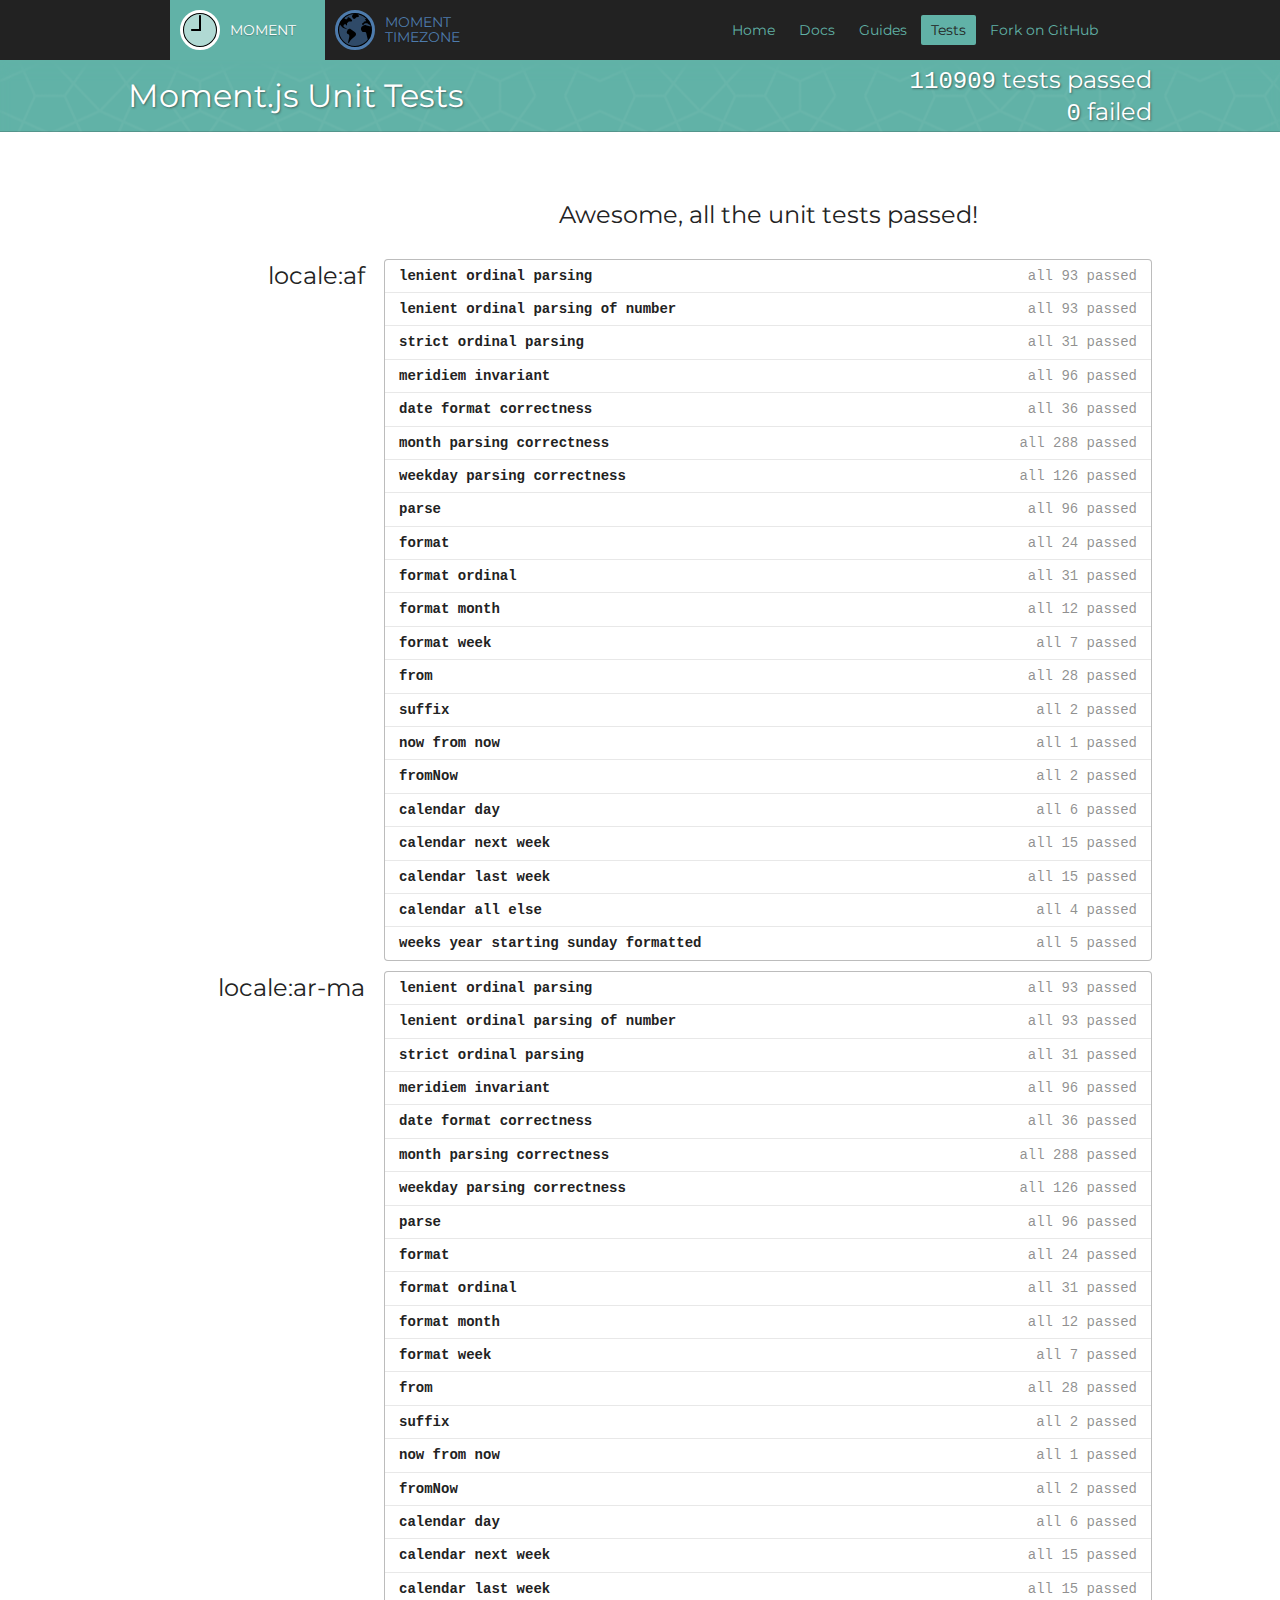
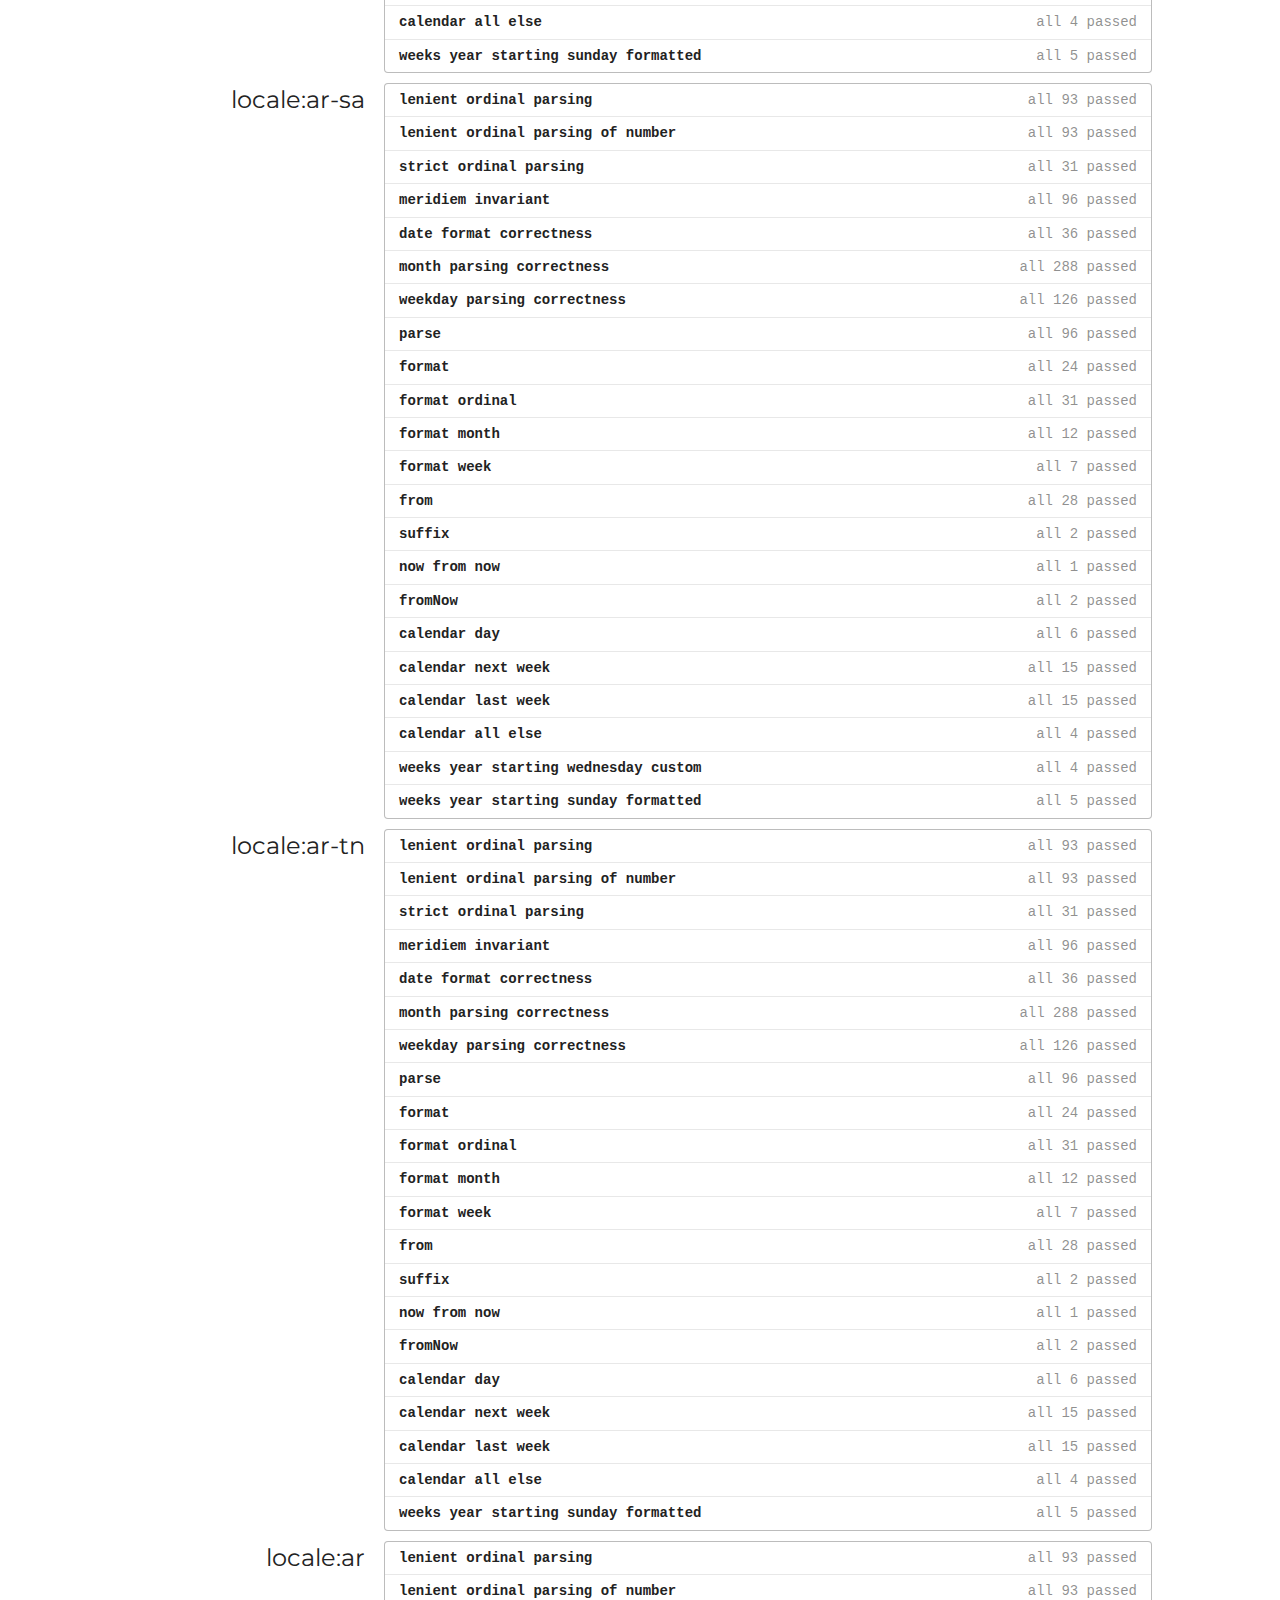
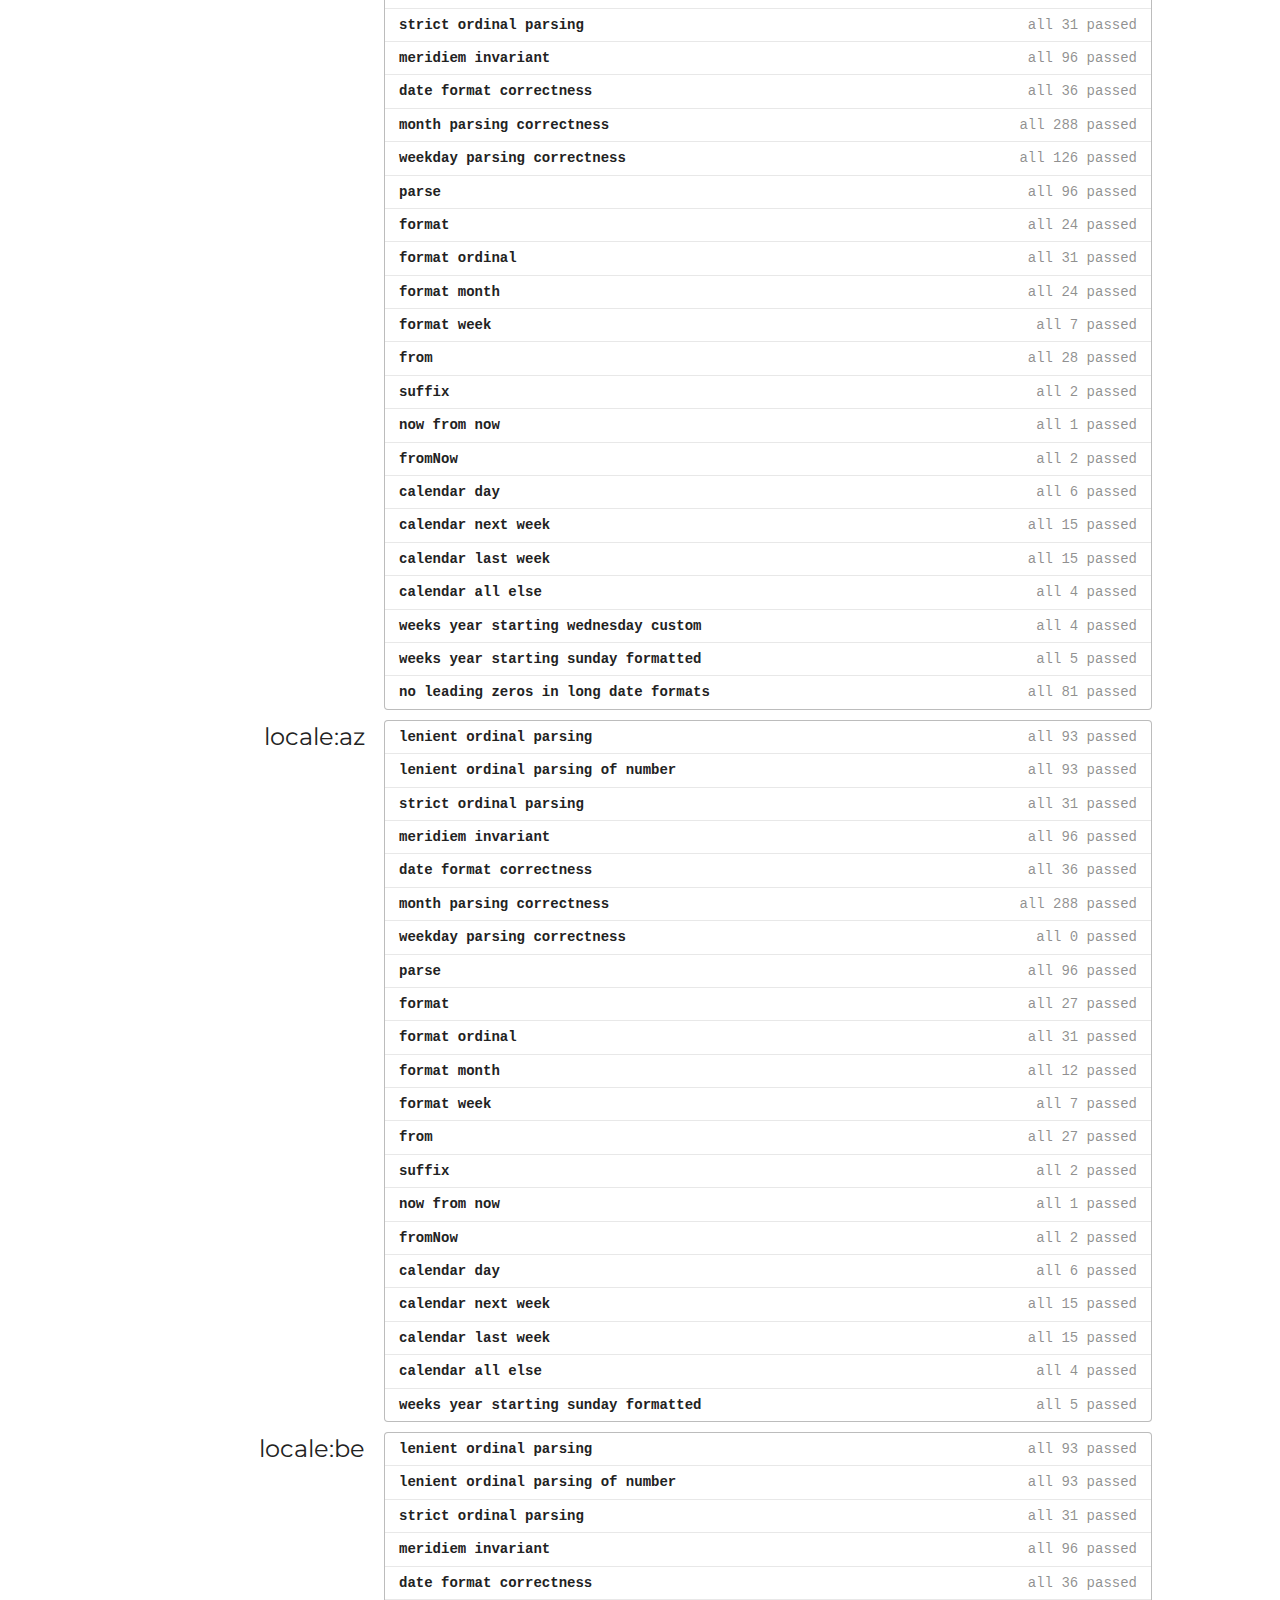
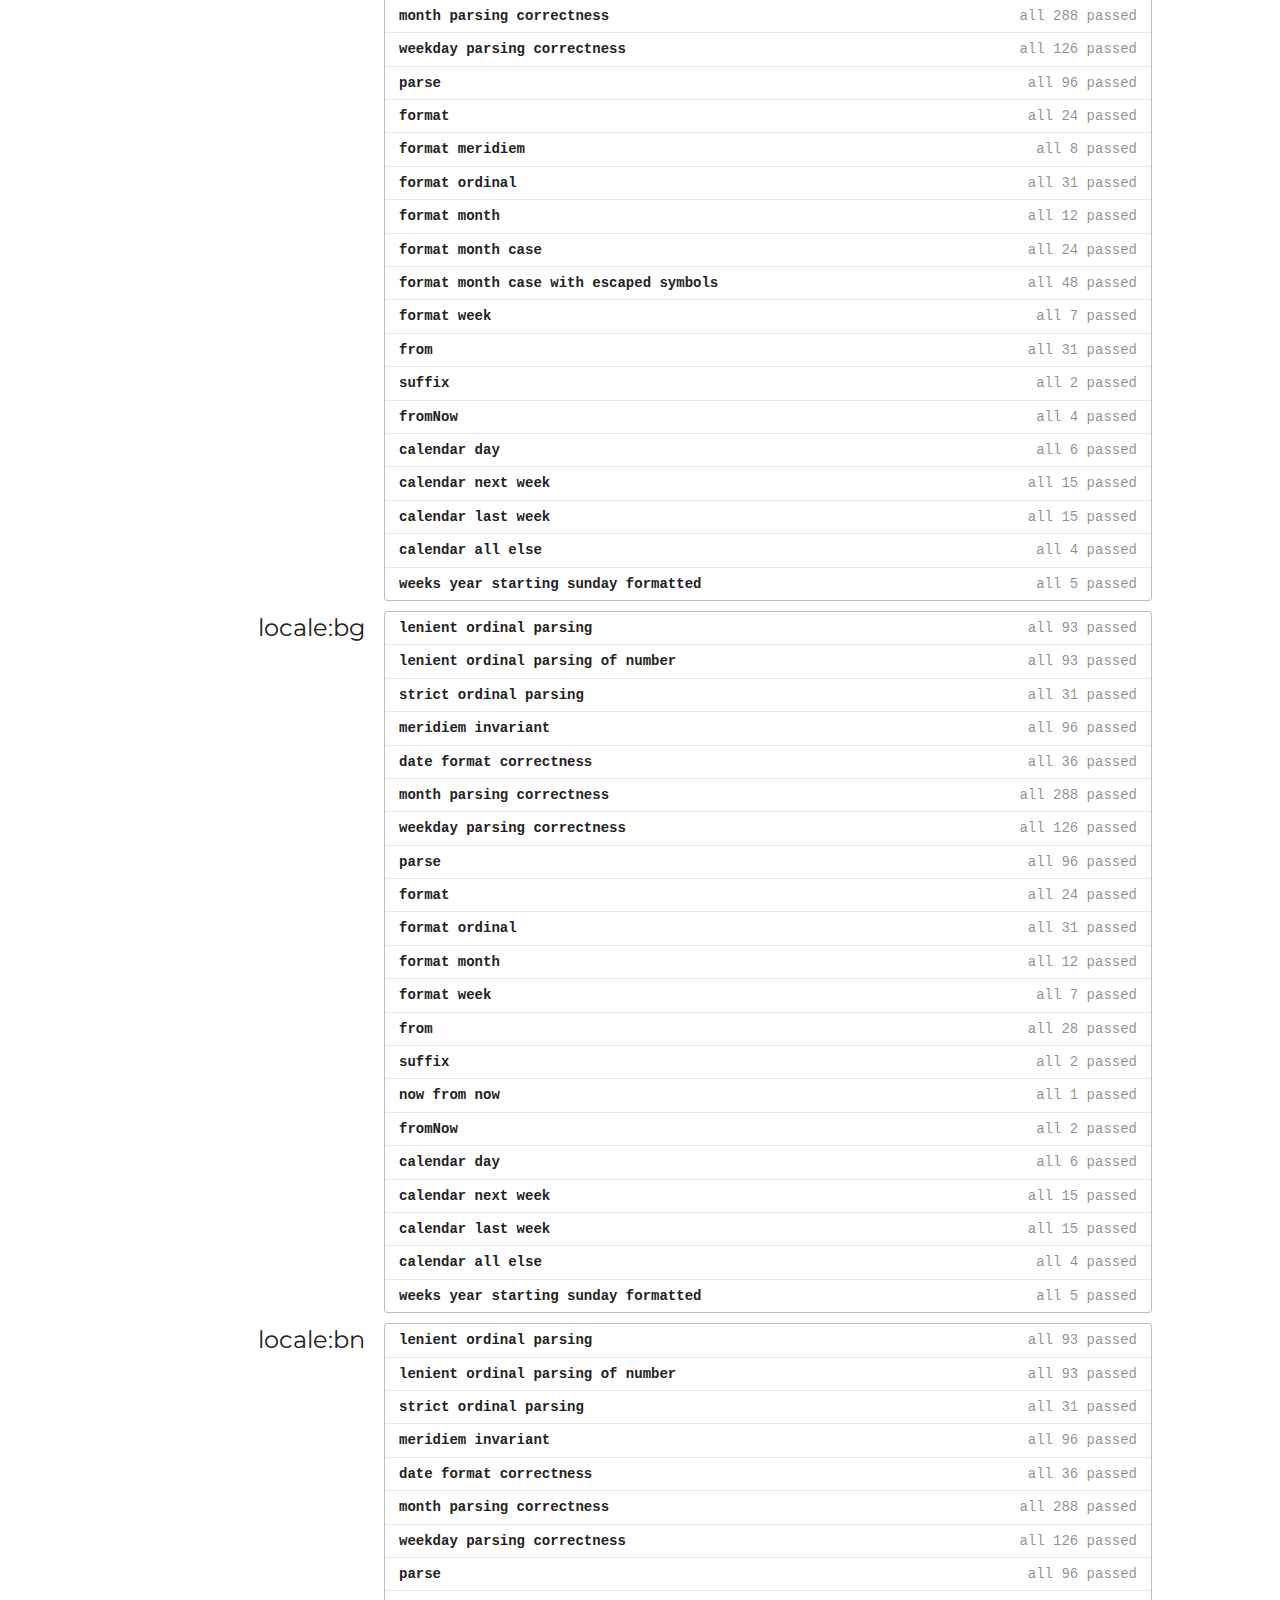
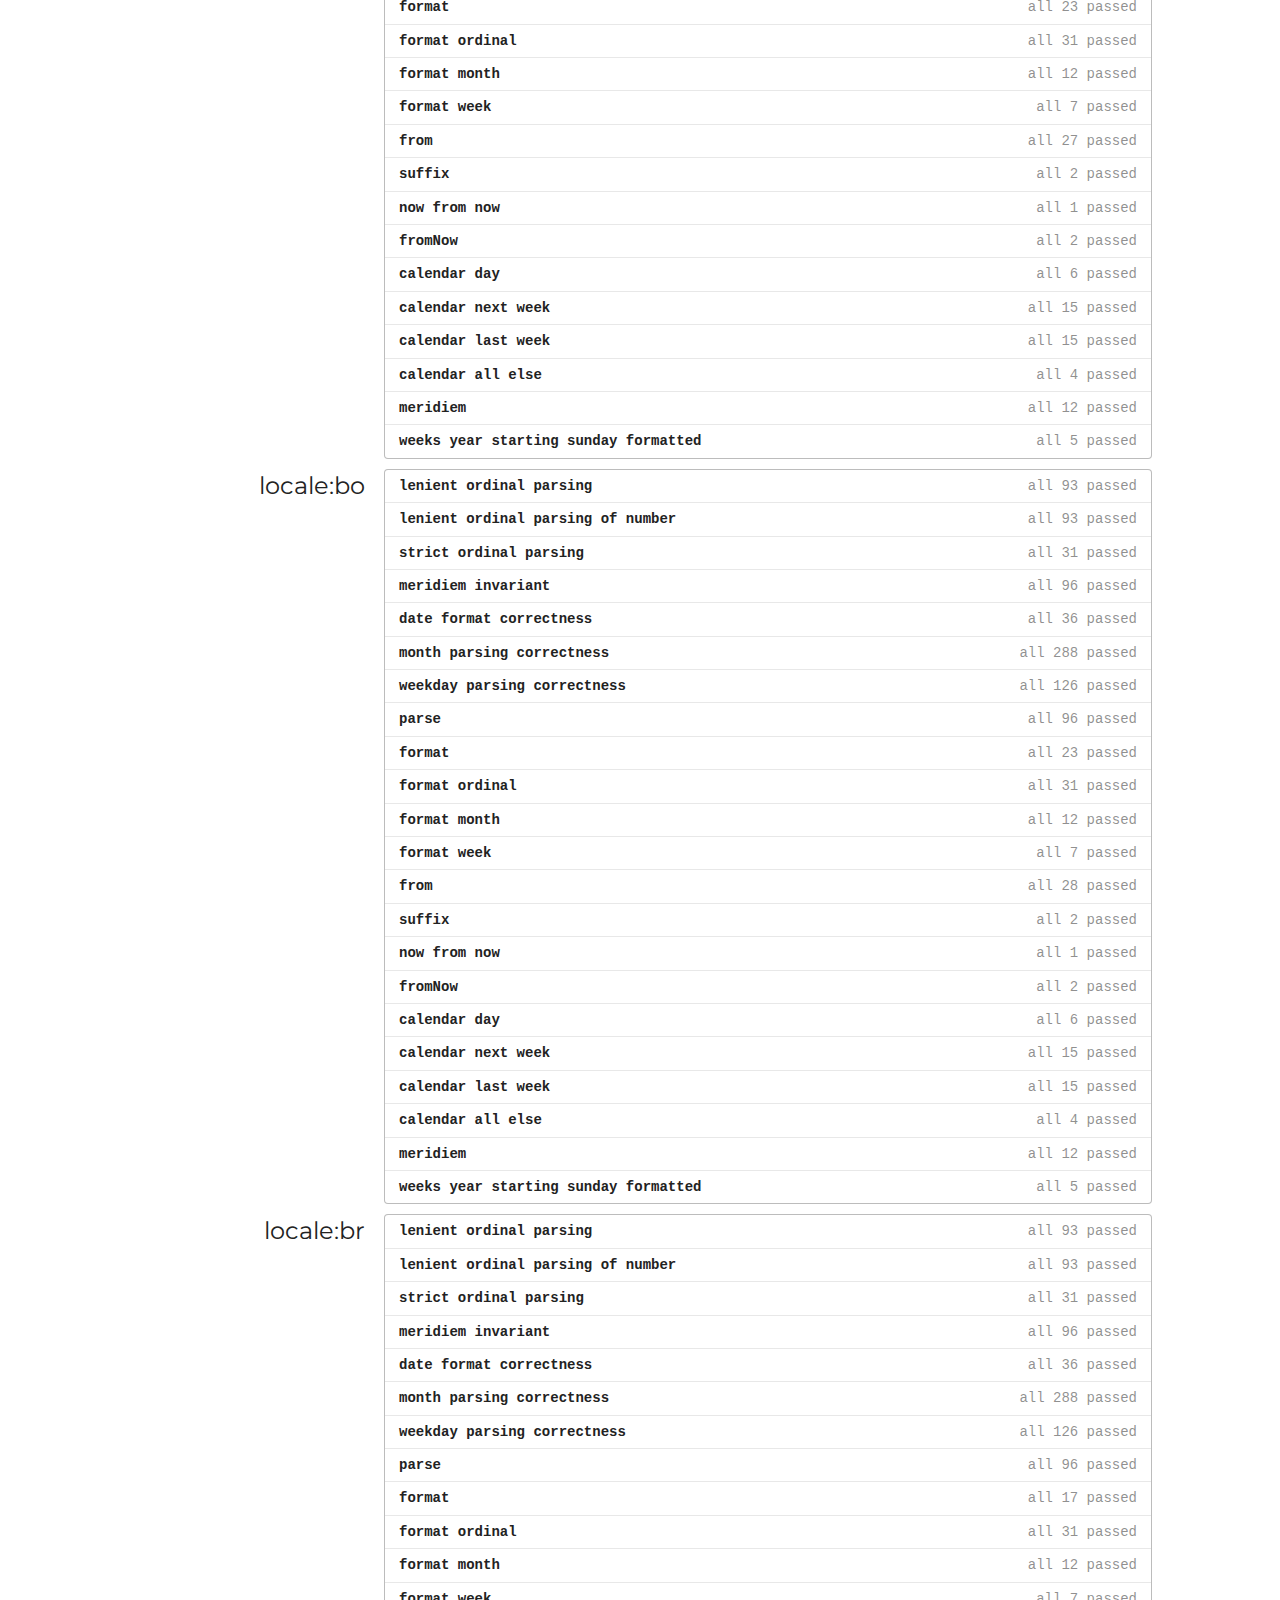
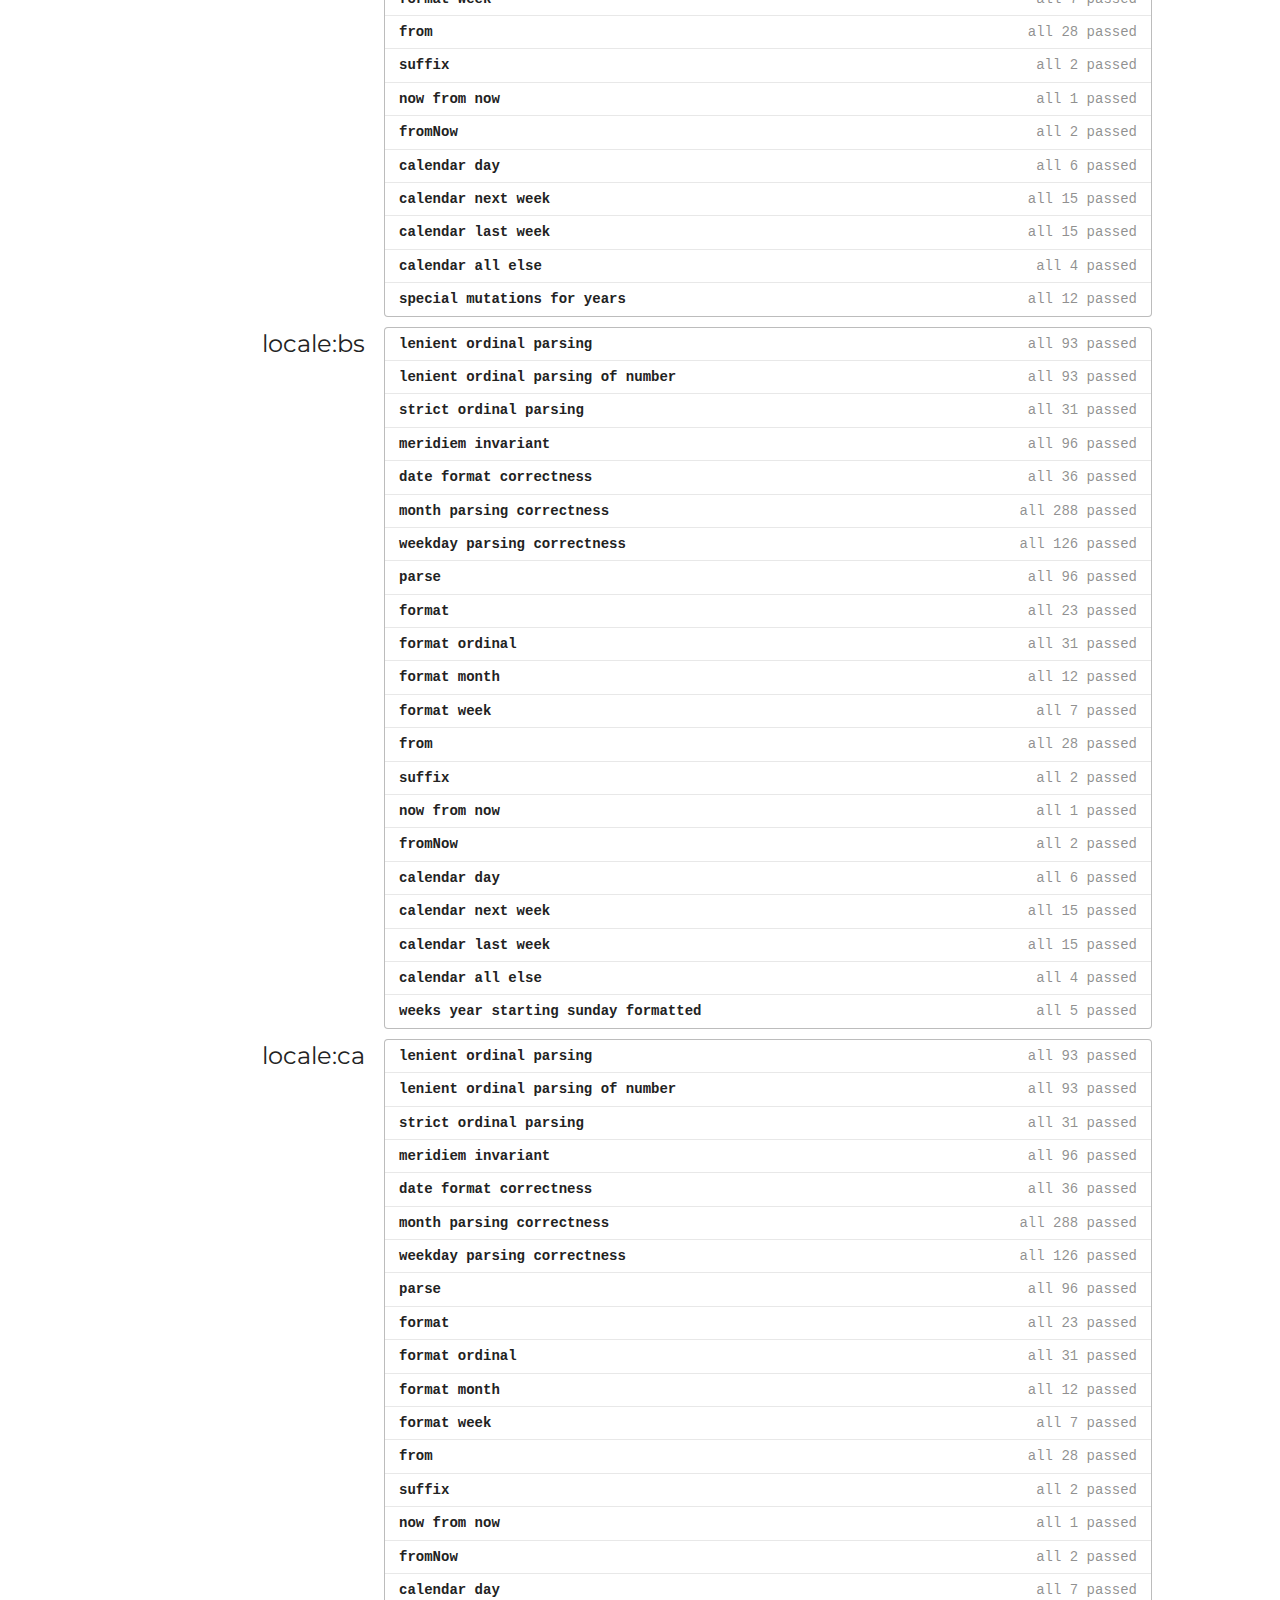
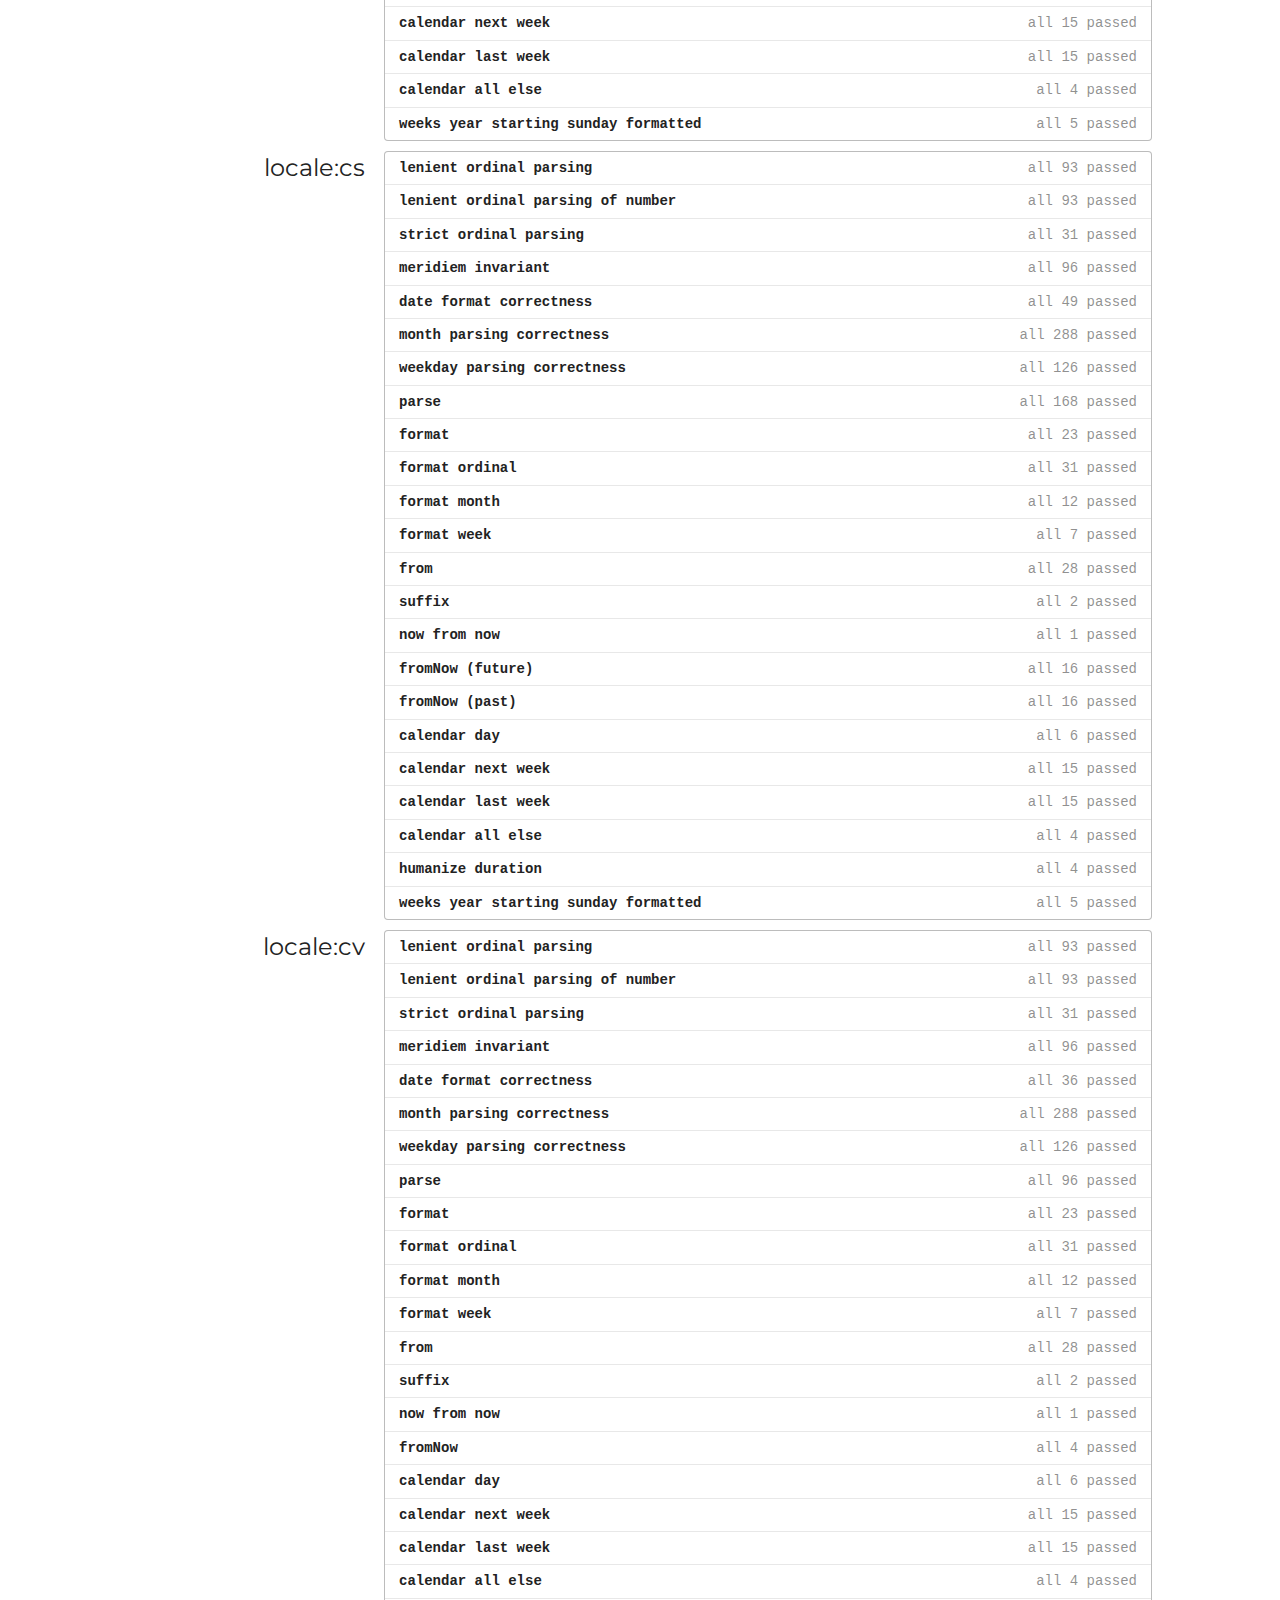
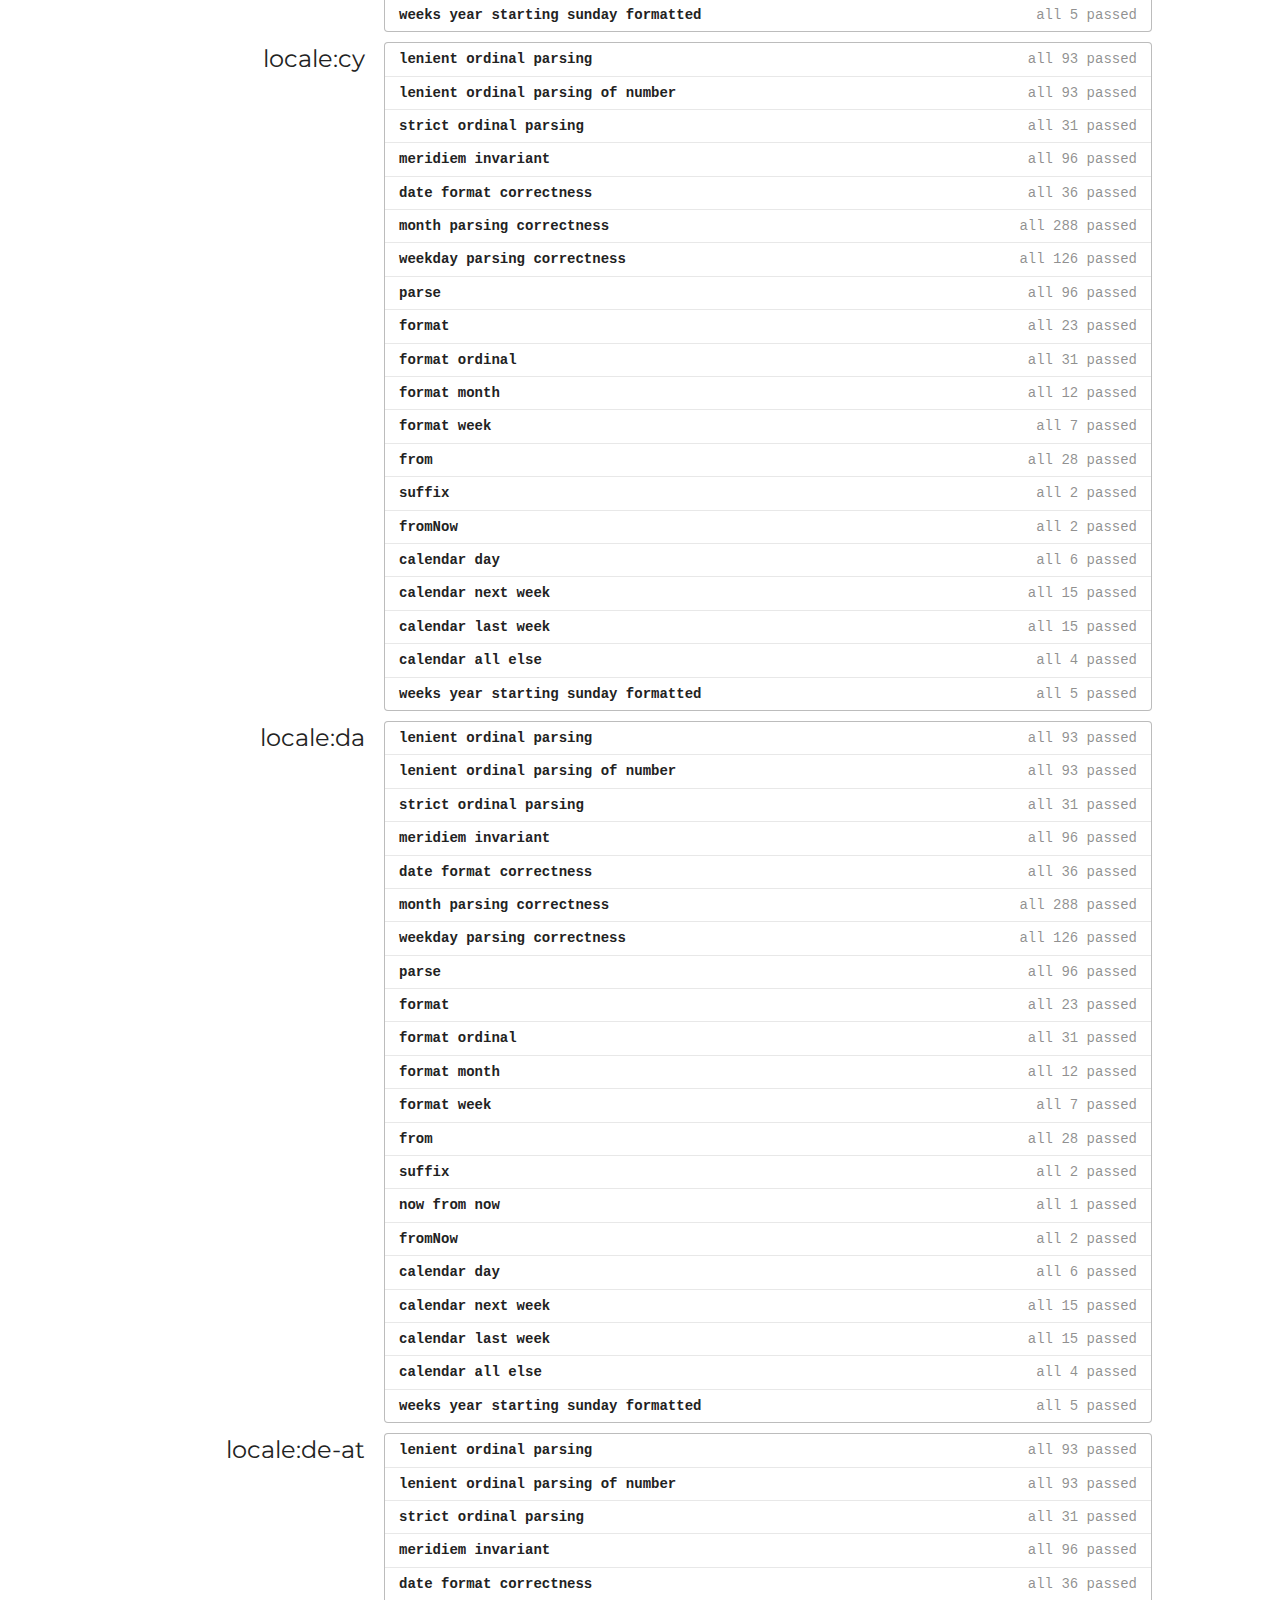
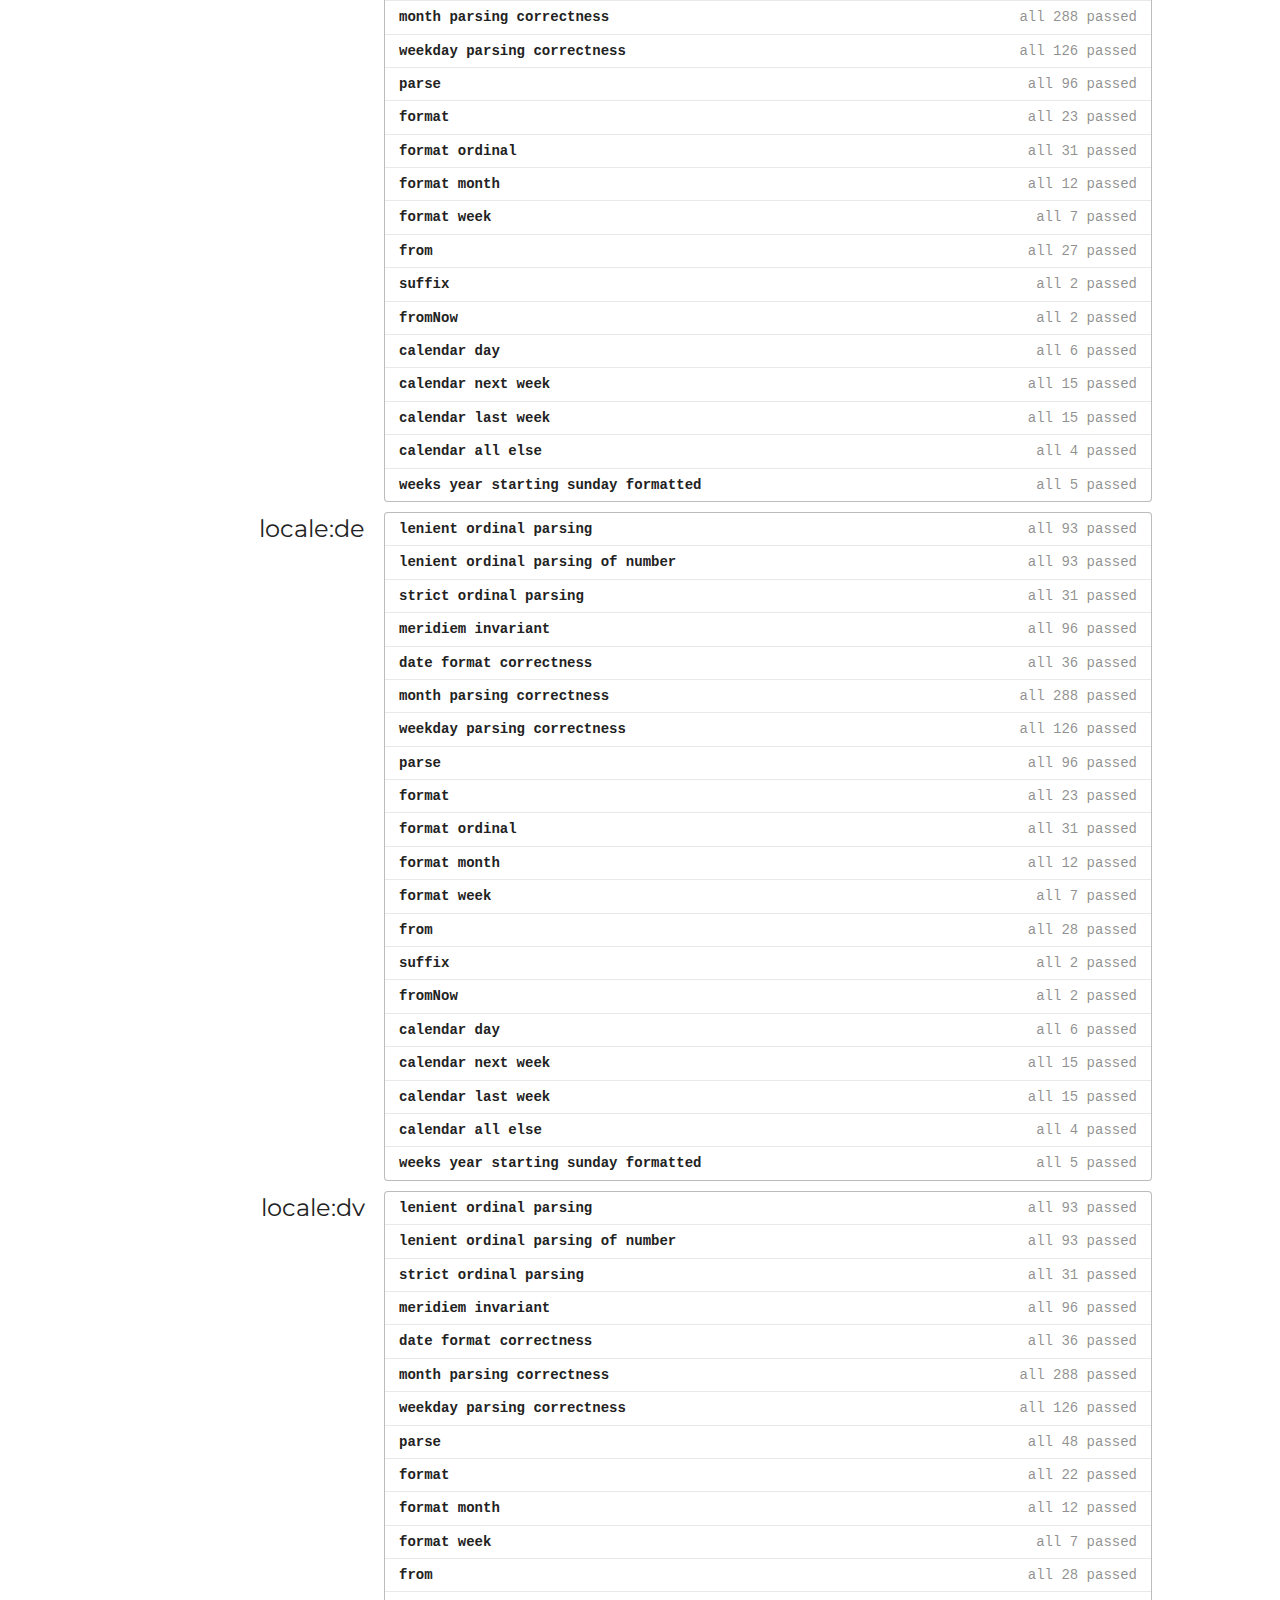
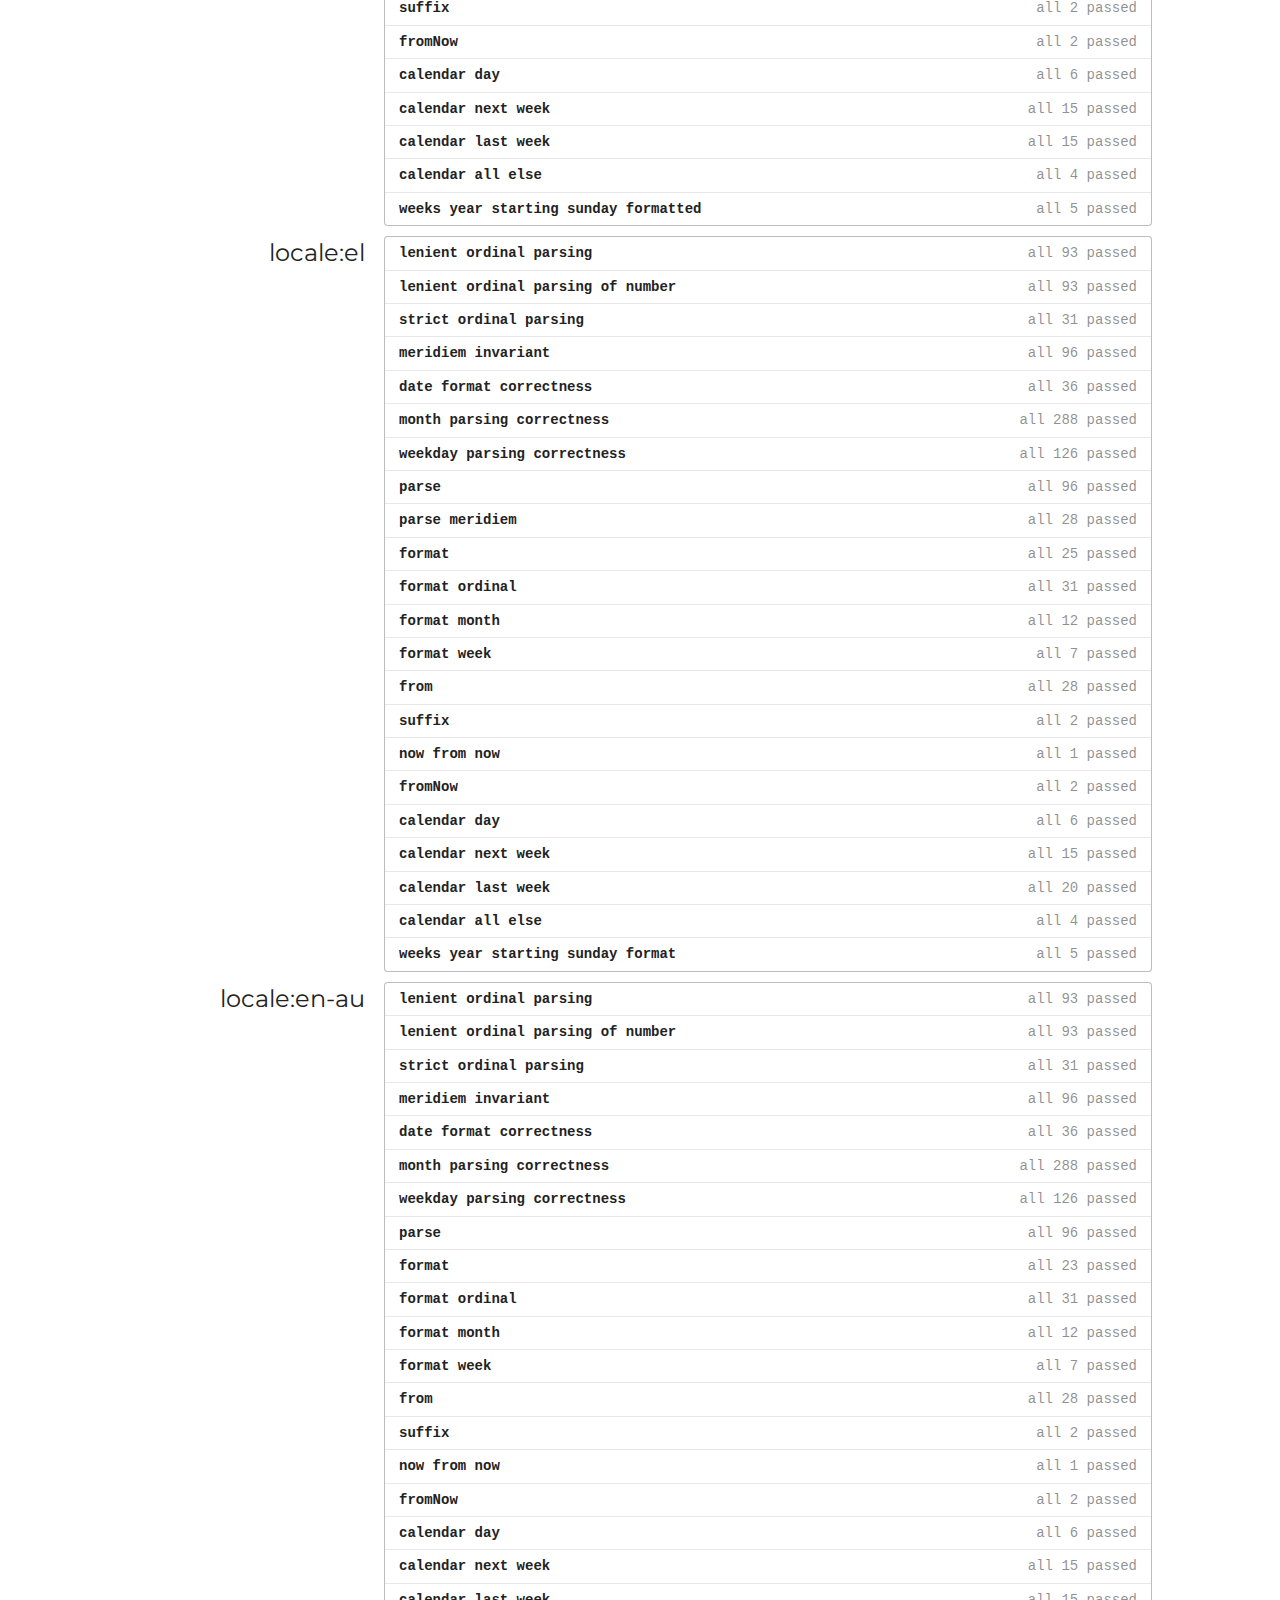
<file: tests/index.html>
<!doctype html>
<html>
	<head>
		<meta charset="utf-8" />

		<link href='http://fonts.googleapis.com/css?family=Montserrat:400,700' rel='stylesheet' type='text/css'>
		<link rel="stylesheet" href="/static/css/style.css" />
		<link rel="shortcut icon" href="/static/img/moment-favicon.png" />

		<title>Moment.js | Tests</title>
	</head>

	<body class="is-moment">
		<nav class="nav">
			<div class="centered">
				<div class="nav-projects">
					<a class="nav-project nav-project-moment active" href="/">
						<svg width="40px" height="40px" viewBox="0 0 40 40">
							<ellipse stroke-width="3" cx="20" cy="20" rx="18.5" ry="18.5" fill="0" stroke="#000" />
							<path fill-rule="evenodd" d="M20,36 C28.836556,36 36,28.836556 36,20 C36,11.163444 28.836556,4 20,4 C11.163444,4 4,11.163444 4,20 C4,28.836556 11.163444,36 20,36 Z M20,5 C19.4477153,5 19,5.44994876 19,6.00684547 L19,19 L11.9970301,19 C11.4463856,19 11,19.4438648 11,20 C11,20.5522847 11.4556644,21 11.9953976,21 L21,21 L21,6.00087166 C21,5.4481055 20.5561352,5 20,5 Z"></path>
						</svg>
						Moment
					</a>
					<a class="nav-project nav-project-moment-timezone " href="/timezone/">
						<svg width="40px" height="40px" viewBox="0 0 40 40">
							<ellipse stroke-width="3" cx="20" cy="20" rx="18.5" ry="18.5" fill="0" stroke="#000" />
							<path fill-rule="evenodd" d="M4.98917024,14.4489557 C4.34944108,16.1782522 4,18.0483179 4,20 C4,28.836556 11.163444,36 20,36 C25.3372103,36 30.0640585,33.3867291 32.9708034,29.3699284 L32.9708034,29.3699284 C32.7542032,29.1158875 32.5851628,28.8136799 32.5213775,28.5419031 L31.2169086,22.9838131 C31.1059526,22.5110509 30.6116318,22.1192596 30.1152853,22.1192596 L28.4921437,22.1192596 C27.9858118,22.1192596 27.3609962,21.7891428 27.0742761,21.3819231 L26.5647528,20.6582629 C25.7154881,19.4520786 25.8505167,17.5995152 26.8651421,16.5187344 L26.9854581,16.3905737 C27.318883,16.0354089 27.9695174,15.6094255 28.4334461,15.4446996 L29.3188401,15.1303252 C29.7803195,14.966469 30.5349459,14.9655993 30.9988746,15.1303252 L31.8842686,15.4446996 C32.3457481,15.6085558 33.1107334,15.8458733 33.5874405,15.9728206 L35.6191135,16.513856 C35.4978108,15.9679684 35.3486212,15.4325805 35.1731165,14.9092644 C34.3263749,14.7238868 33.4055455,14.2746017 32.8663979,13.7497894 L32.3015162,13.1999272 L30.4205895,13.1999271 C29.9369463,13.1999271 29.3014167,13.5302589 29.0223398,13.9377438 L28.6896027,14.4235789 C28.1260613,15.2464153 27.4185905,15.1412987 27.0980851,14.2053481 L27.0412779,14.0394576 C26.882355,13.5753657 27.1532065,13.199927 27.6459111,13.199927 L27.7109116,13.199927 C28.2108557,13.199927 28.6030323,12.796967 28.6030323,12.2998905 C28.6030324,11.7993486 29.0024484,11.399854 29.4951531,11.399854 L30.4522743,11.399854 L30.7448301,11.1150769 C31.0843394,10.7845948 31.0209719,10.3265877 30.5819181,10.1128978 L30.3226304,9.98670097 C29.8842057,9.77331723 29.8835766,9.42655123 30.3226304,9.21286132 L30.5819181,9.08666449 C30.8796701,8.94174691 31.4270561,9.05187418 31.74767,9.13746427 L31.74767,9.13746427 C29.354055,6.5500601 26.1162974,4.75498325 22.4719557,4.1897922 L22.4719557,4.1897922 L23.5257222,5.21678951 C24.2305071,5.90367045 24.0320251,6.65048619 23.0799479,6.88245898 L21.4350099,7.28324666 L20.1865042,8.50003612 C19.4817194,9.18691704 18.4903848,9.06670377 17.9747489,8.2291421 L17.3154121,7.15816288 C16.7989905,6.31932509 17.052872,5.20558795 17.8807174,4.66771105 L17.4094436,4.97391227 C18.1837126,4.47084565 19.4969845,4.06343412 20.4690548,4.00674356 C20.3132511,4.0022581 20.1568893,4 20,4 C16.3409492,4 12.9687755,5.22826668 10.2732905,7.29498839 L9.34598541,8.7 C9.34598541,8.7 11.1732265,9.31523437 11.1732265,9.31523437 C11.6403222,9.47250609 12.1428675,9.22457657 12.3008953,8.74570313 L12.6280585,7.75429687 C12.7837571,7.28248174 13.2647344,7.07917156 13.7009406,7.29947834 L14.8796059,7.89476545 C15.7601466,8.33948421 16.7269068,9.46648951 17.0331889,10.3946197 L17.0830463,10.5457031 C17.2387449,11.0175183 16.9561285,11.4 16.4656183,11.4 L13.8009733,11.4 L12.0189781,13.2 L12.0189781,15.015919 C12.0189781,15.5041835 11.7405414,15.61875 11.3957227,15.2704473 L10.236983,14.1 L9.25216787,14.5973827 C8.8118975,14.8197421 8.45498784,15.3994783 8.45498784,15.9 C8.45498784,16.3970563 8.80456327,17.0118645 9.2107158,17.2580182 L12.9099757,19.5 L13.8947908,19.0026173 C14.3350612,18.7802579 15.0162561,18.8183745 15.4320035,19.0983398 L19.7477607,22.0045816 C21.3842844,23.1066207 21.4906005,25.0341584 19.9878775,26.3076091 L16.4715636,29.2874348 C16.0984226,29.6036452 15.5824366,30.1960211 15.3130082,30.6200946 L13.8009729,33 C13.3088887,33 12.995925,32.6093202 13.1006804,32.1331581 L14.3096882,26.6376532 C14.520817,25.6779738 13.9707442,24.5357431 13.0976108,24.0947654 L12.7223406,23.9052346 C11.8417999,23.4605158 11.4800454,22.3887558 11.9199672,21.5000227 L12.9099757,19.5 L8.41107755,17.9852154 C7.94324417,17.8276953 7.31902279,17.3906968 7.00711679,16.996875 L4.98917024,14.4489557 Z"></path>
						</svg>
						Moment<br/>Timezone
					</a>
				</div>
				<div class="nav-pages">
					
						<a href="../" >Home</a>
					
						<a href="../docs/" >Docs</a>
					
						<a href="../guides/" >Guides</a>
					
						<a href="." class="active">Tests</a>
					
					<a href="https://github.com/moment/moment/">Fork on GitHub</a>
				</div>
			</div>
		</nav>

		



<div class="hero hero-oneline">
	<div class="hero-centered">
		<div id="nodeunit-banner"></div>
		<h1>Moment.js Unit Tests</h1>
	</div>
</div>

<div class="tests">
	<div id="report-wrapper"></div>
	<div id="nodeunit-tests"></div>
</div>

		<footer>
			<p>Moment.js is freely distributable under the terms of the MIT license.</p>
		</footer>

		<script src="https://ajax.googleapis.com/ajax/libs/jquery/1.8.2/jquery.min.js"></script>
		<script src="/static/js/global.js"></script>
		
			<script src="/static/js/core-test.js"></script>
		

		<script>
			window._gaq = [['_setAccount','UA-10641787-5'],['_trackPageview'],['_trackPageLoadTime']];
			(function(d, c) {
				var ga = d.createElement(c); ga.async = true;
				ga.src = "http://www.google-analytics.com/ga.js";
				var s = d.getElementsByTagName(c)[0];
				s.parentNode.insertBefore(ga, s);
			})(document, 'script');
		</script>
	</body>
</html>
</file>
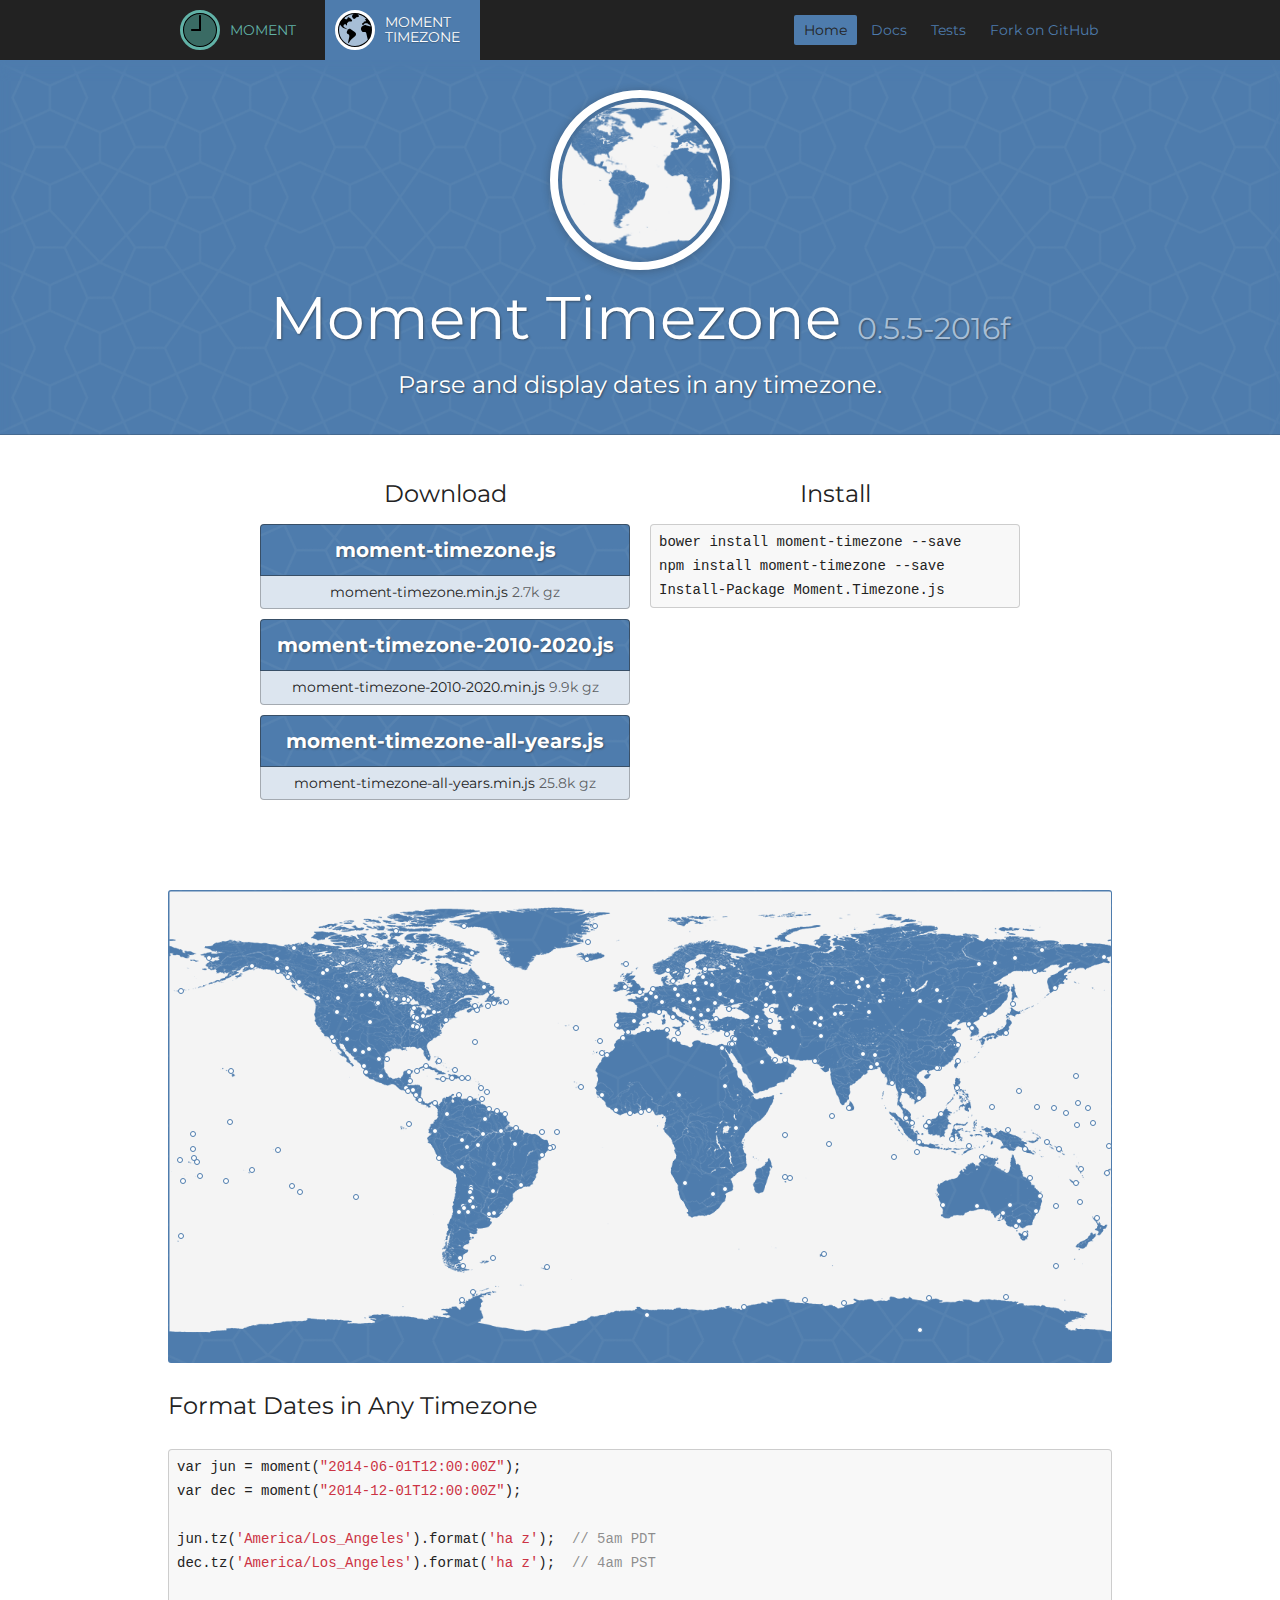
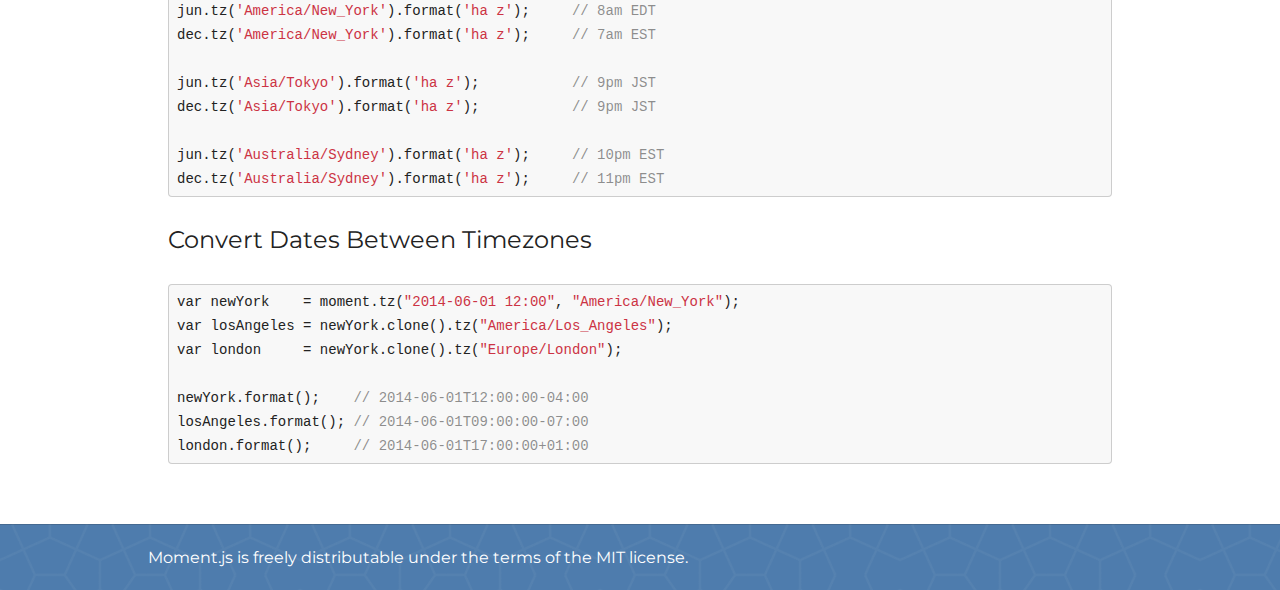
<file: timezone/index.html>
<!doctype html>
<html>
	<head>
		<meta charset="utf-8" />

		<link href='http://fonts.googleapis.com/css?family=Montserrat:400,700' rel='stylesheet' type='text/css'>
		<link rel="stylesheet" href="/static/css/style.css" />
		<link rel="shortcut icon" href="/static/img/moment-timezone-favicon.png" />

		<title>Moment Timezone | Home</title>
	</head>

	<body class="is-moment-timezone">
		<nav class="nav">
			<div class="centered">
				<div class="nav-projects">
					<a class="nav-project nav-project-moment " href="/">
						<svg width="40px" height="40px" viewBox="0 0 40 40">
							<ellipse stroke-width="3" cx="20" cy="20" rx="18.5" ry="18.5" fill="0" stroke="#000" />
							<path fill-rule="evenodd" d="M20,36 C28.836556,36 36,28.836556 36,20 C36,11.163444 28.836556,4 20,4 C11.163444,4 4,11.163444 4,20 C4,28.836556 11.163444,36 20,36 Z M20,5 C19.4477153,5 19,5.44994876 19,6.00684547 L19,19 L11.9970301,19 C11.4463856,19 11,19.4438648 11,20 C11,20.5522847 11.4556644,21 11.9953976,21 L21,21 L21,6.00087166 C21,5.4481055 20.5561352,5 20,5 Z"></path>
						</svg>
						Moment
					</a>
					<a class="nav-project nav-project-moment-timezone active" href="/timezone/">
						<svg width="40px" height="40px" viewBox="0 0 40 40">
							<ellipse stroke-width="3" cx="20" cy="20" rx="18.5" ry="18.5" fill="0" stroke="#000" />
							<path fill-rule="evenodd" d="M4.98917024,14.4489557 C4.34944108,16.1782522 4,18.0483179 4,20 C4,28.836556 11.163444,36 20,36 C25.3372103,36 30.0640585,33.3867291 32.9708034,29.3699284 L32.9708034,29.3699284 C32.7542032,29.1158875 32.5851628,28.8136799 32.5213775,28.5419031 L31.2169086,22.9838131 C31.1059526,22.5110509 30.6116318,22.1192596 30.1152853,22.1192596 L28.4921437,22.1192596 C27.9858118,22.1192596 27.3609962,21.7891428 27.0742761,21.3819231 L26.5647528,20.6582629 C25.7154881,19.4520786 25.8505167,17.5995152 26.8651421,16.5187344 L26.9854581,16.3905737 C27.318883,16.0354089 27.9695174,15.6094255 28.4334461,15.4446996 L29.3188401,15.1303252 C29.7803195,14.966469 30.5349459,14.9655993 30.9988746,15.1303252 L31.8842686,15.4446996 C32.3457481,15.6085558 33.1107334,15.8458733 33.5874405,15.9728206 L35.6191135,16.513856 C35.4978108,15.9679684 35.3486212,15.4325805 35.1731165,14.9092644 C34.3263749,14.7238868 33.4055455,14.2746017 32.8663979,13.7497894 L32.3015162,13.1999272 L30.4205895,13.1999271 C29.9369463,13.1999271 29.3014167,13.5302589 29.0223398,13.9377438 L28.6896027,14.4235789 C28.1260613,15.2464153 27.4185905,15.1412987 27.0980851,14.2053481 L27.0412779,14.0394576 C26.882355,13.5753657 27.1532065,13.199927 27.6459111,13.199927 L27.7109116,13.199927 C28.2108557,13.199927 28.6030323,12.796967 28.6030323,12.2998905 C28.6030324,11.7993486 29.0024484,11.399854 29.4951531,11.399854 L30.4522743,11.399854 L30.7448301,11.1150769 C31.0843394,10.7845948 31.0209719,10.3265877 30.5819181,10.1128978 L30.3226304,9.98670097 C29.8842057,9.77331723 29.8835766,9.42655123 30.3226304,9.21286132 L30.5819181,9.08666449 C30.8796701,8.94174691 31.4270561,9.05187418 31.74767,9.13746427 L31.74767,9.13746427 C29.354055,6.5500601 26.1162974,4.75498325 22.4719557,4.1897922 L22.4719557,4.1897922 L23.5257222,5.21678951 C24.2305071,5.90367045 24.0320251,6.65048619 23.0799479,6.88245898 L21.4350099,7.28324666 L20.1865042,8.50003612 C19.4817194,9.18691704 18.4903848,9.06670377 17.9747489,8.2291421 L17.3154121,7.15816288 C16.7989905,6.31932509 17.052872,5.20558795 17.8807174,4.66771105 L17.4094436,4.97391227 C18.1837126,4.47084565 19.4969845,4.06343412 20.4690548,4.00674356 C20.3132511,4.0022581 20.1568893,4 20,4 C16.3409492,4 12.9687755,5.22826668 10.2732905,7.29498839 L9.34598541,8.7 C9.34598541,8.7 11.1732265,9.31523437 11.1732265,9.31523437 C11.6403222,9.47250609 12.1428675,9.22457657 12.3008953,8.74570313 L12.6280585,7.75429687 C12.7837571,7.28248174 13.2647344,7.07917156 13.7009406,7.29947834 L14.8796059,7.89476545 C15.7601466,8.33948421 16.7269068,9.46648951 17.0331889,10.3946197 L17.0830463,10.5457031 C17.2387449,11.0175183 16.9561285,11.4 16.4656183,11.4 L13.8009733,11.4 L12.0189781,13.2 L12.0189781,15.015919 C12.0189781,15.5041835 11.7405414,15.61875 11.3957227,15.2704473 L10.236983,14.1 L9.25216787,14.5973827 C8.8118975,14.8197421 8.45498784,15.3994783 8.45498784,15.9 C8.45498784,16.3970563 8.80456327,17.0118645 9.2107158,17.2580182 L12.9099757,19.5 L13.8947908,19.0026173 C14.3350612,18.7802579 15.0162561,18.8183745 15.4320035,19.0983398 L19.7477607,22.0045816 C21.3842844,23.1066207 21.4906005,25.0341584 19.9878775,26.3076091 L16.4715636,29.2874348 C16.0984226,29.6036452 15.5824366,30.1960211 15.3130082,30.6200946 L13.8009729,33 C13.3088887,33 12.995925,32.6093202 13.1006804,32.1331581 L14.3096882,26.6376532 C14.520817,25.6779738 13.9707442,24.5357431 13.0976108,24.0947654 L12.7223406,23.9052346 C11.8417999,23.4605158 11.4800454,22.3887558 11.9199672,21.5000227 L12.9099757,19.5 L8.41107755,17.9852154 C7.94324417,17.8276953 7.31902279,17.3906968 7.00711679,16.996875 L4.98917024,14.4489557 Z"></path>
						</svg>
						Moment<br/>Timezone
					</a>
				</div>
				<div class="nav-pages">
					
						<a href="." class="active">Home</a>
					
						<a href="docs/" >Docs</a>
					
						<a href="tests/" >Tests</a>
					
					<a href="https://github.com/moment/moment-timezone/">Fork on GitHub</a>
				</div>
			</div>
		</nav>

		




<header class="hero hero-moment-timezone">
	<div class="centered">
		<div class="hero-circle">
			<div class="hero-world"></div>
		</div>
		<div class="hero-title">
			<h1>Moment Timezone <span>0.5.5-2016f</span></h1>
			<h2>Parse and display dates in any timezone.</h2>
		</div>
	</div>
</header>

<div class="builds">
	<div class="builds-download">
		<h3>Download</h3>
		<a class="builds-button builds-button-source" href="/downloads/moment-timezone.js">
			moment-timezone.js
		</a>
		<a class="builds-button builds-button-gzipped" href="/downloads/moment-timezone.min.js">
			moment-timezone.min.js
			<span class="filesize">2.7k</span>
		</a>

		<a class="builds-button builds-button-source" href="/downloads/moment-timezone-with-data-2010-2020.js">
			moment-timezone-2010-2020.js
		</a>
		<a class="builds-button builds-button-gzipped" href="/downloads/moment-timezone-with-data-2010-2020.min.js">
			moment-timezone-2010-2020.min.js
			<span class="filesize">9.9k</span>
		</a>

		<a class="builds-button builds-button-source" href="/downloads/moment-timezone-with-data.js">
			moment-timezone-all-years.js
		</a>
		<a class="builds-button builds-button-gzipped" href="/downloads/moment-timezone-with-data.min.js">
			moment-timezone-all-years.min.js
			<span class="filesize">25.8k</span>
		</a>
	</div>
	<div class="builds-packages">
		<h3>Install</h3>
		<pre><code>bower install moment-timezone --save
npm install moment-timezone --save
Install-Package Moment.Timezone.js</code></pre>
	</div>
</div>

<div class="map">
	<h3 class="map-label">
		<span class="map-label-name"></span>
		<span class="map-label-time"></span>
	</h3>
	<div class="map-wrap">
		<div class="map-inset">
			<div class="map-axis-x"></div>
			<div class="map-axis-y"></div>
		</div>
	</div>

<h3 id="format-dates-in-any-timezone">Format Dates in Any Timezone</h3>
<pre><code class="language-js"><span class="keyword">var</span> jun = moment(<span class="string">"2014-06-01T12:00:00Z"</span>);
<span class="keyword">var</span> dec = moment(<span class="string">"2014-12-01T12:00:00Z"</span>);

jun.tz(<span class="string">'America/Los_Angeles'</span>).format(<span class="string">'ha z'</span>);  <span class="comment">// 5am PDT</span>
dec.tz(<span class="string">'America/Los_Angeles'</span>).format(<span class="string">'ha z'</span>);  <span class="comment">// 4am PST</span>

jun.tz(<span class="string">'America/New_York'</span>).format(<span class="string">'ha z'</span>);     <span class="comment">// 8am EDT</span>
dec.tz(<span class="string">'America/New_York'</span>).format(<span class="string">'ha z'</span>);     <span class="comment">// 7am EST</span>

jun.tz(<span class="string">'Asia/Tokyo'</span>).format(<span class="string">'ha z'</span>);           <span class="comment">// 9pm JST</span>
dec.tz(<span class="string">'Asia/Tokyo'</span>).format(<span class="string">'ha z'</span>);           <span class="comment">// 9pm JST</span>

jun.tz(<span class="string">'Australia/Sydney'</span>).format(<span class="string">'ha z'</span>);     <span class="comment">// 10pm EST</span>
dec.tz(<span class="string">'Australia/Sydney'</span>).format(<span class="string">'ha z'</span>);     <span class="comment">// 11pm EST</span></code></pre>
<h3 id="convert-dates-between-timezones">Convert Dates Between Timezones</h3>
<pre><code class="language-js"><span class="keyword">var</span> newYork    = moment.tz(<span class="string">"2014-06-01 12:00"</span>, <span class="string">"America/New_York"</span>);
<span class="keyword">var</span> losAngeles = newYork.clone().tz(<span class="string">"America/Los_Angeles"</span>);
<span class="keyword">var</span> london     = newYork.clone().tz(<span class="string">"Europe/London"</span>);

newYork.format();    <span class="comment">// 2014-06-01T12:00:00-04:00</span>
losAngeles.format(); <span class="comment">// 2014-06-01T09:00:00-07:00</span>
london.format();     <span class="comment">// 2014-06-01T17:00:00+01:00</span></code></pre>


</div>



		<footer>
			<p>Moment.js is freely distributable under the terms of the MIT license.</p>
		</footer>

		<script src="https://ajax.googleapis.com/ajax/libs/jquery/1.8.2/jquery.min.js"></script>
		<script src="/static/js/global.js"></script>
		
			<script src="/static/js/timezone-home.js"></script>
		

		<script>
			window._gaq = [['_setAccount','UA-10641787-5'],['_trackPageview'],['_trackPageLoadTime']];
			(function(d, c) {
				var ga = d.createElement(c); ga.async = true;
				ga.src = "http://www.google-analytics.com/ga.js";
				var s = d.getElementsByTagName(c)[0];
				s.parentNode.insertBefore(ga, s);
			})(document, 'script');
		</script>
	</body>
</html>
</file>
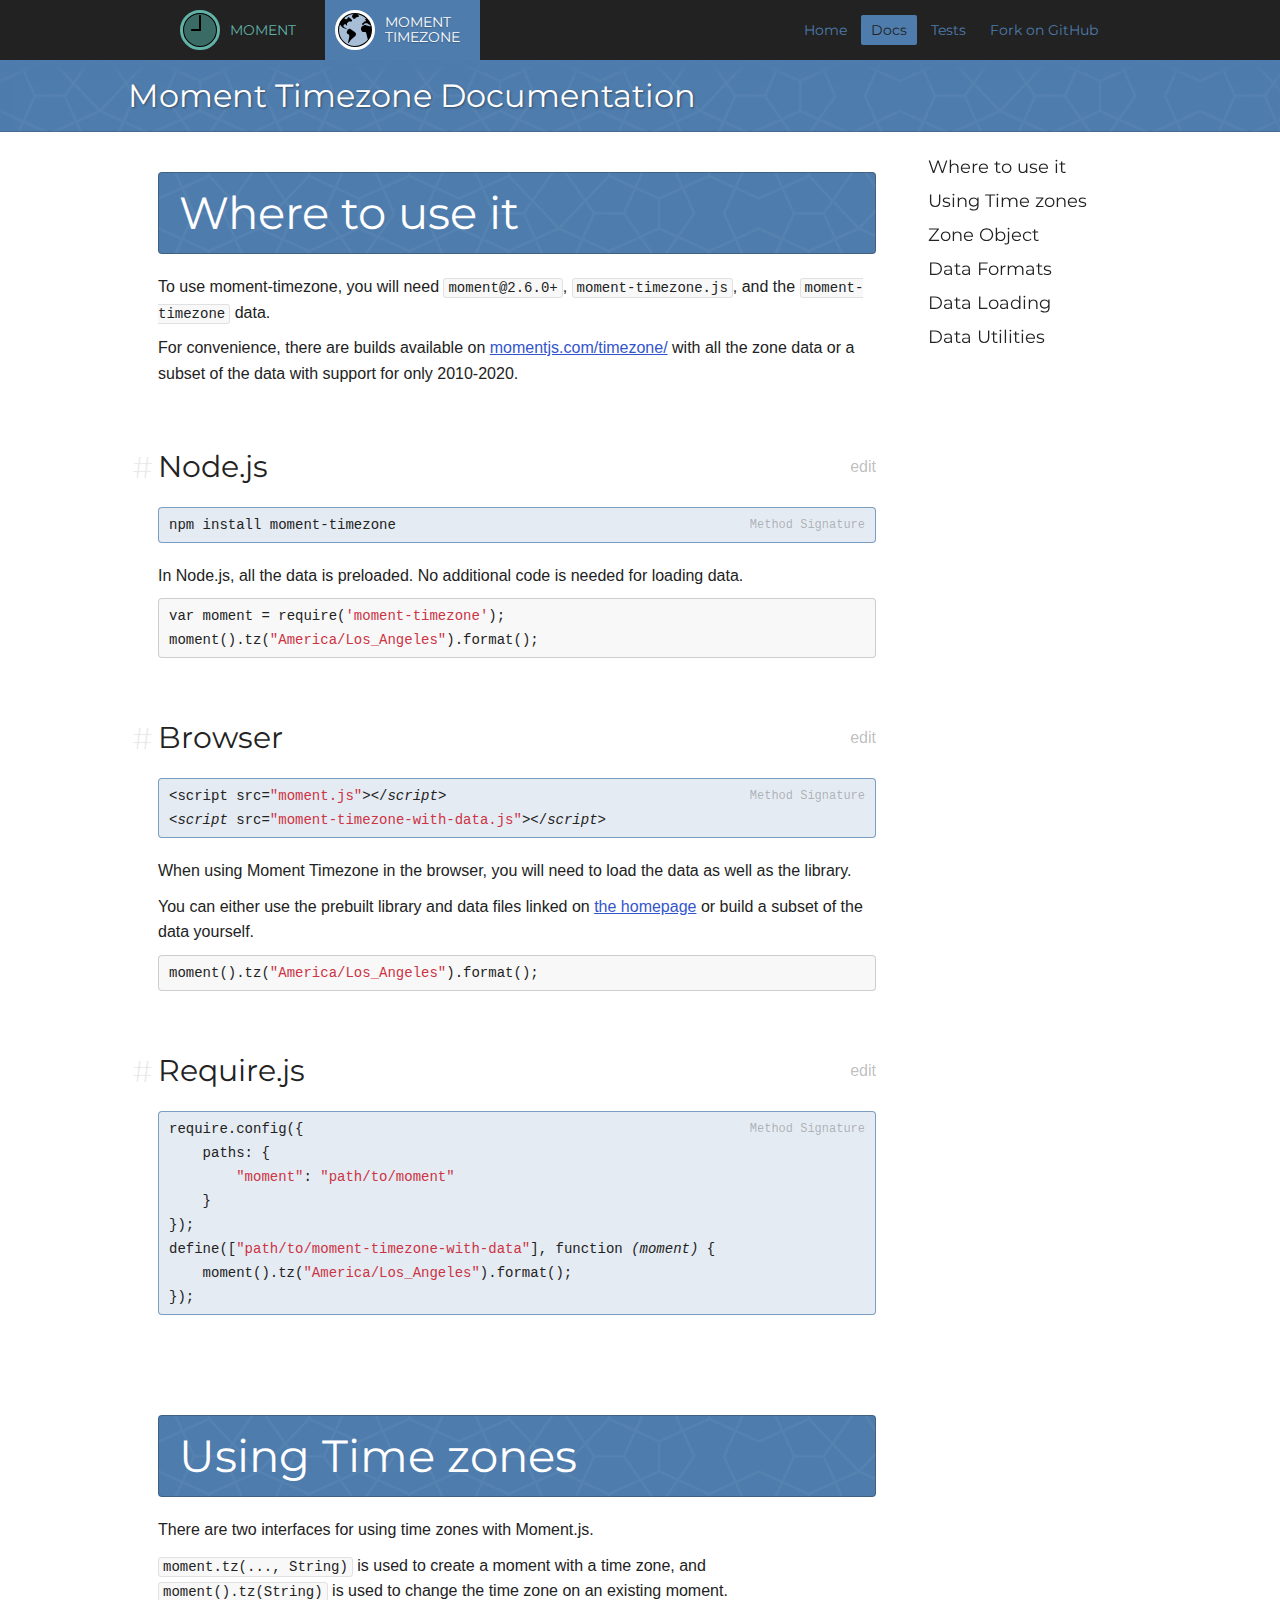
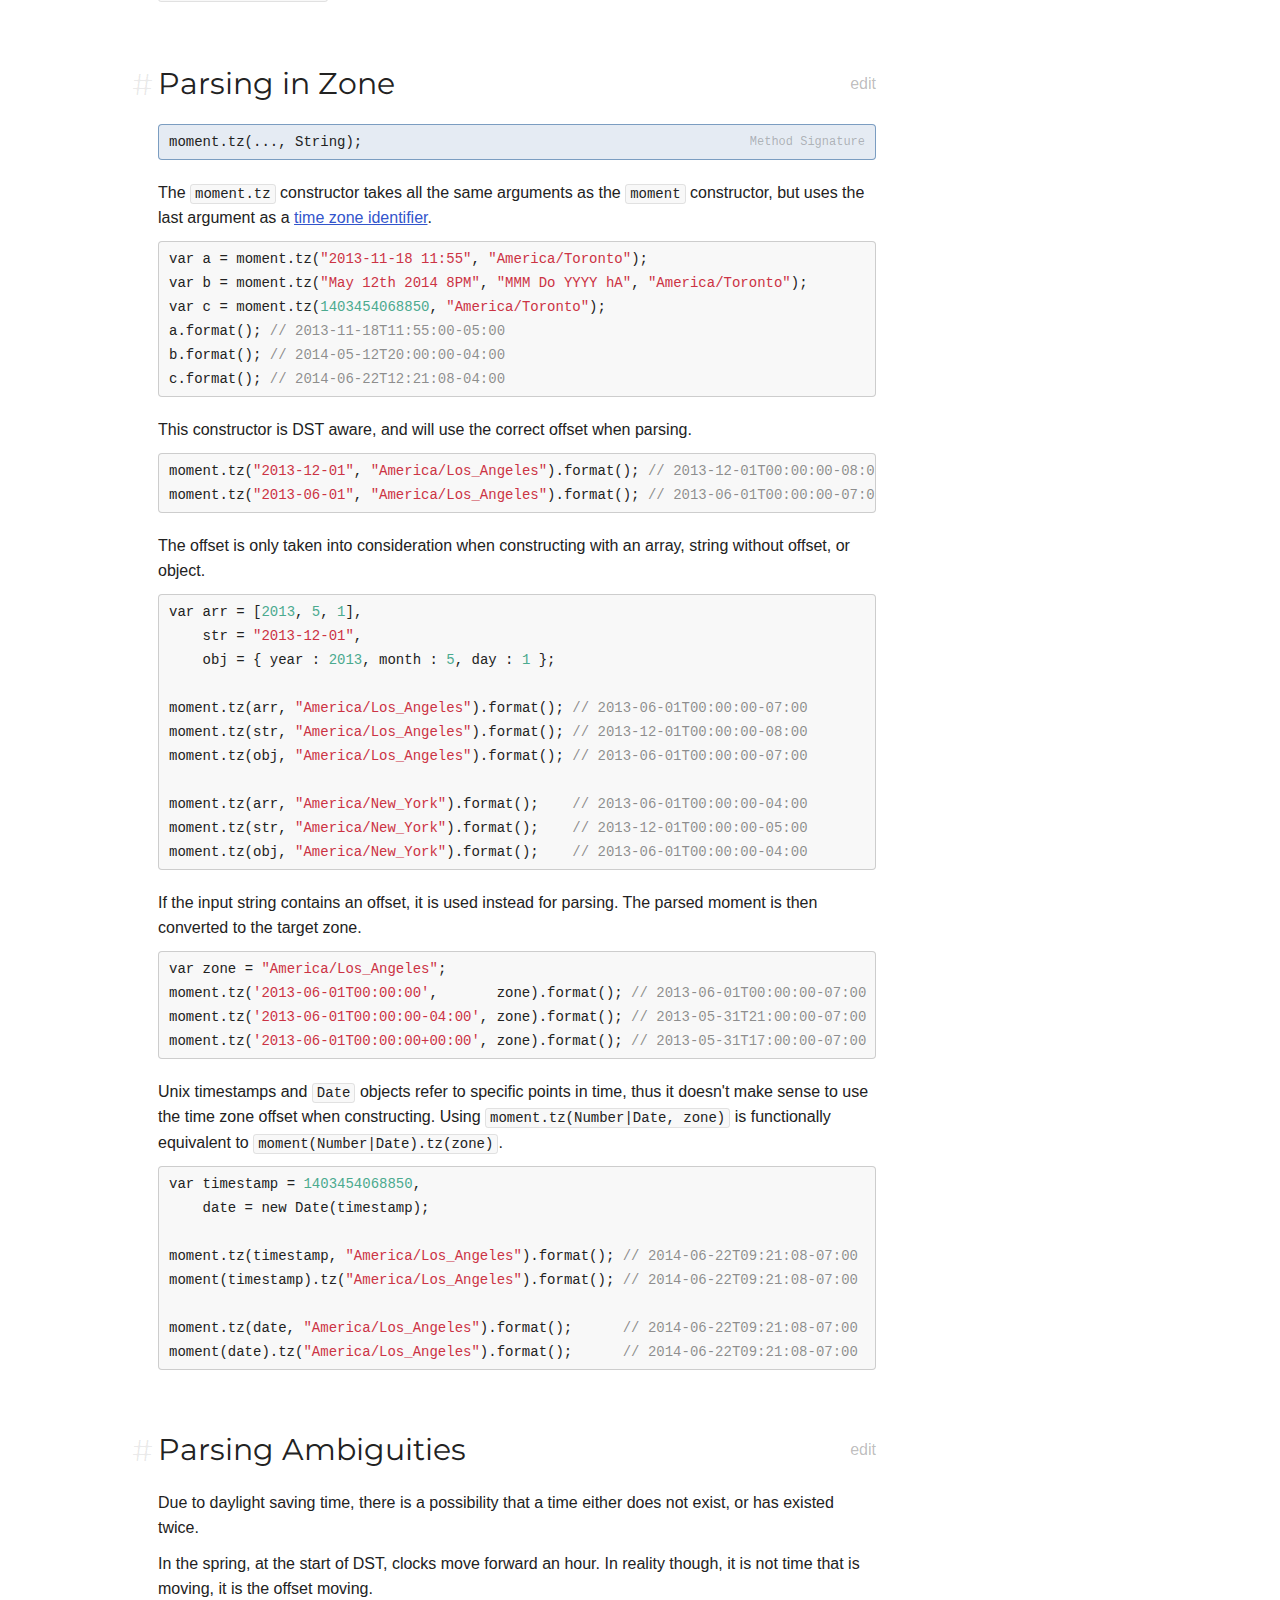
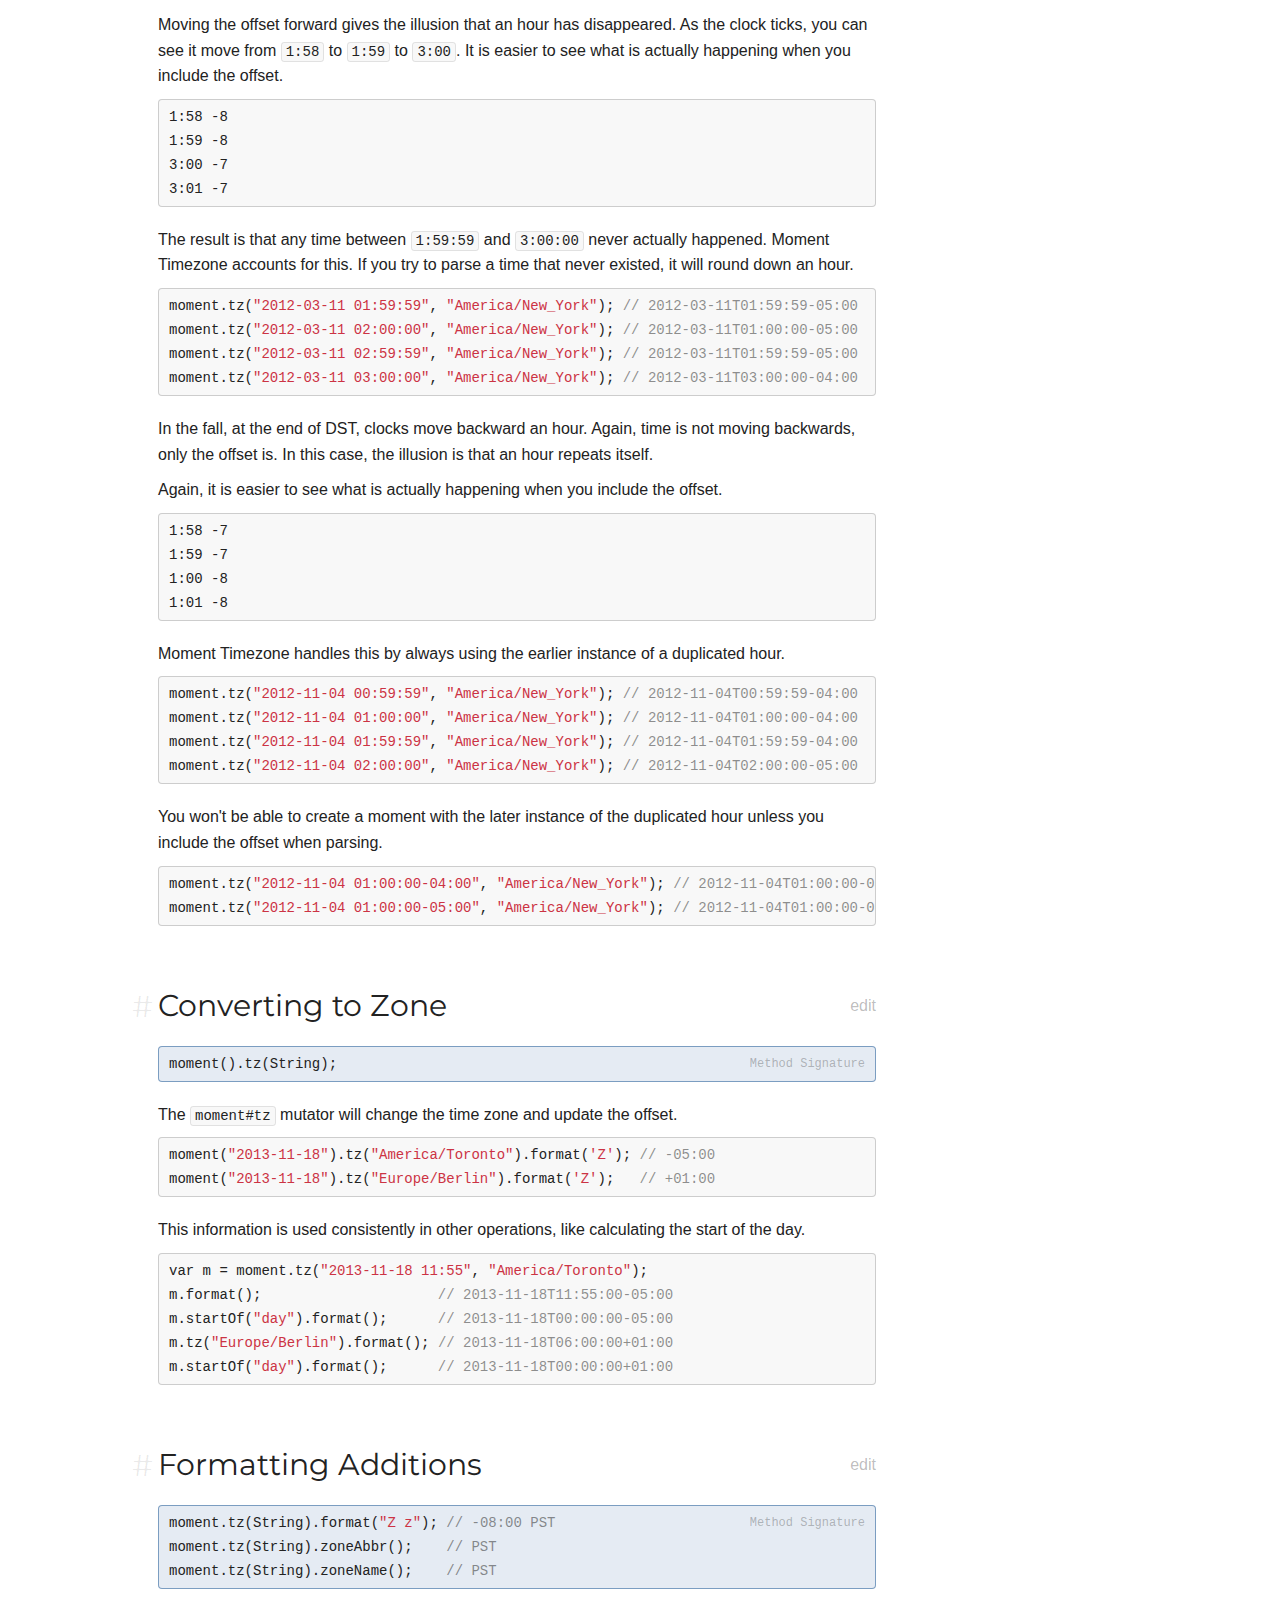
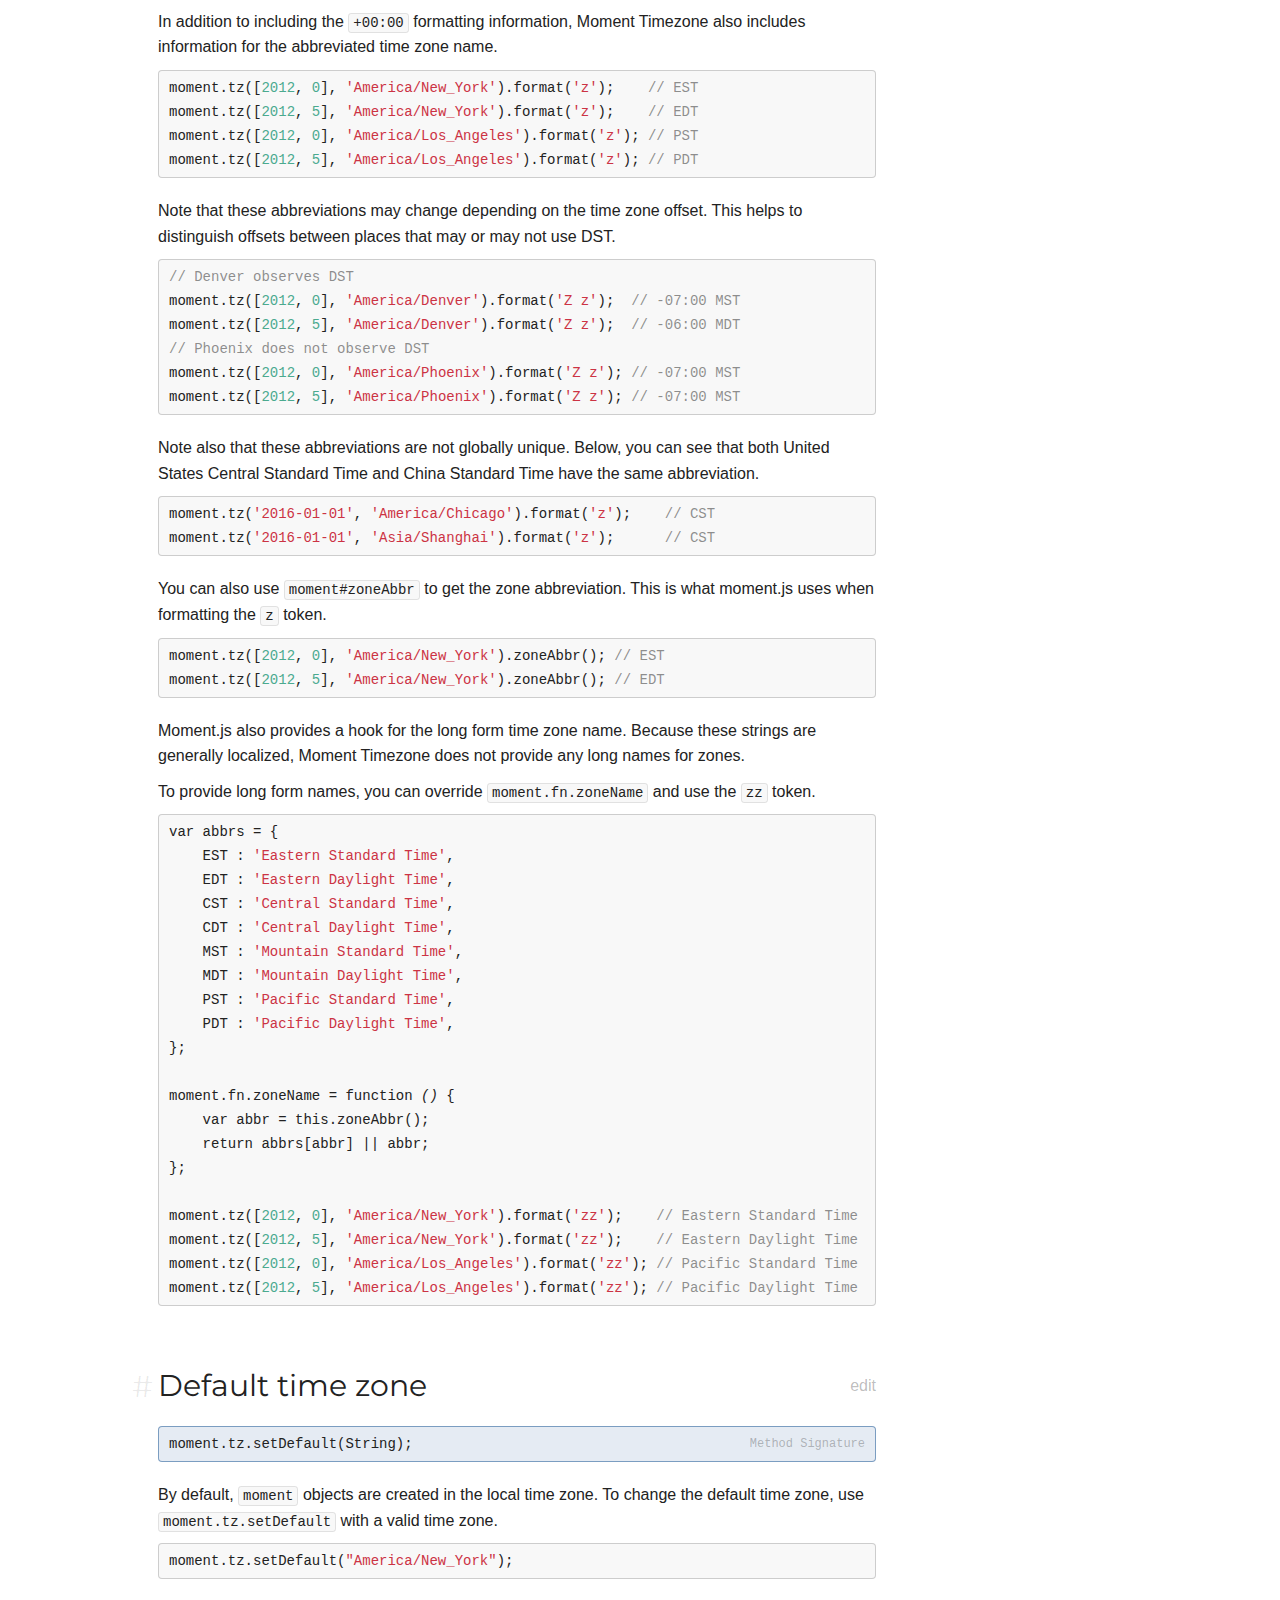
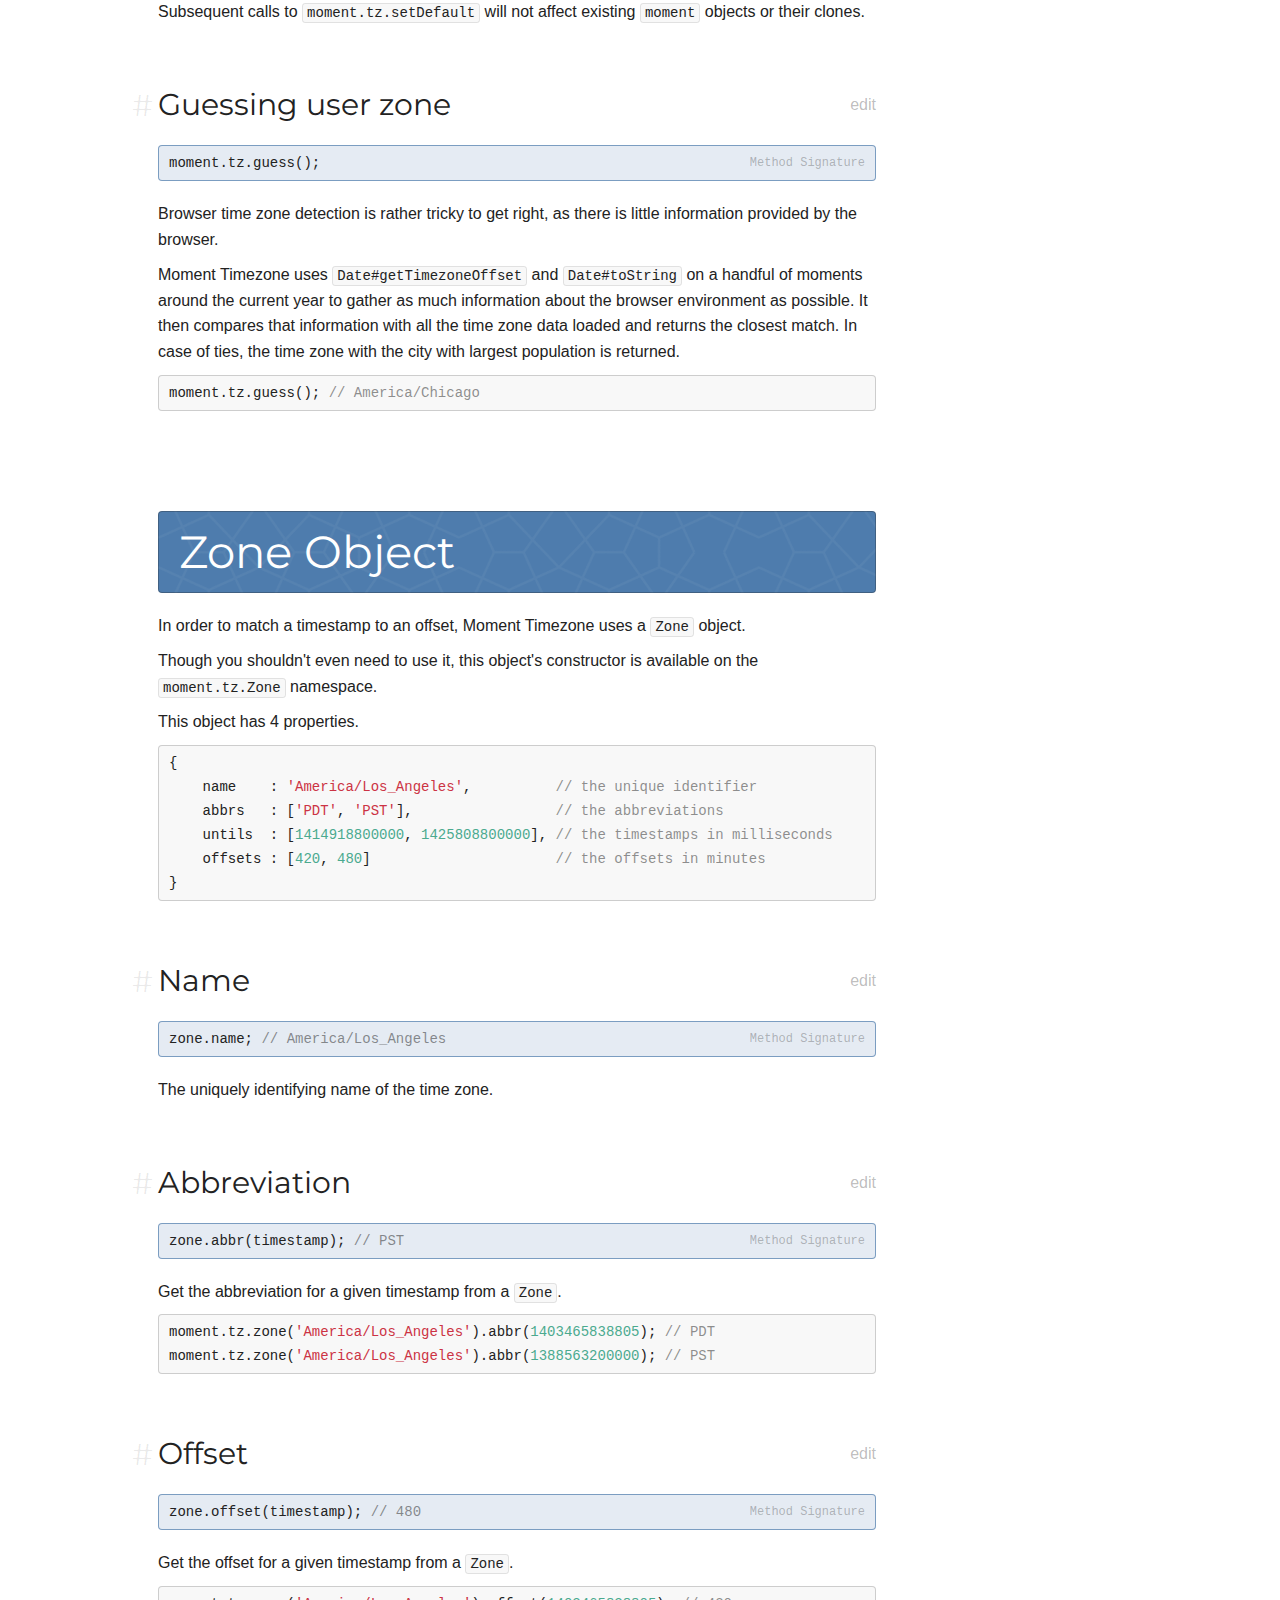
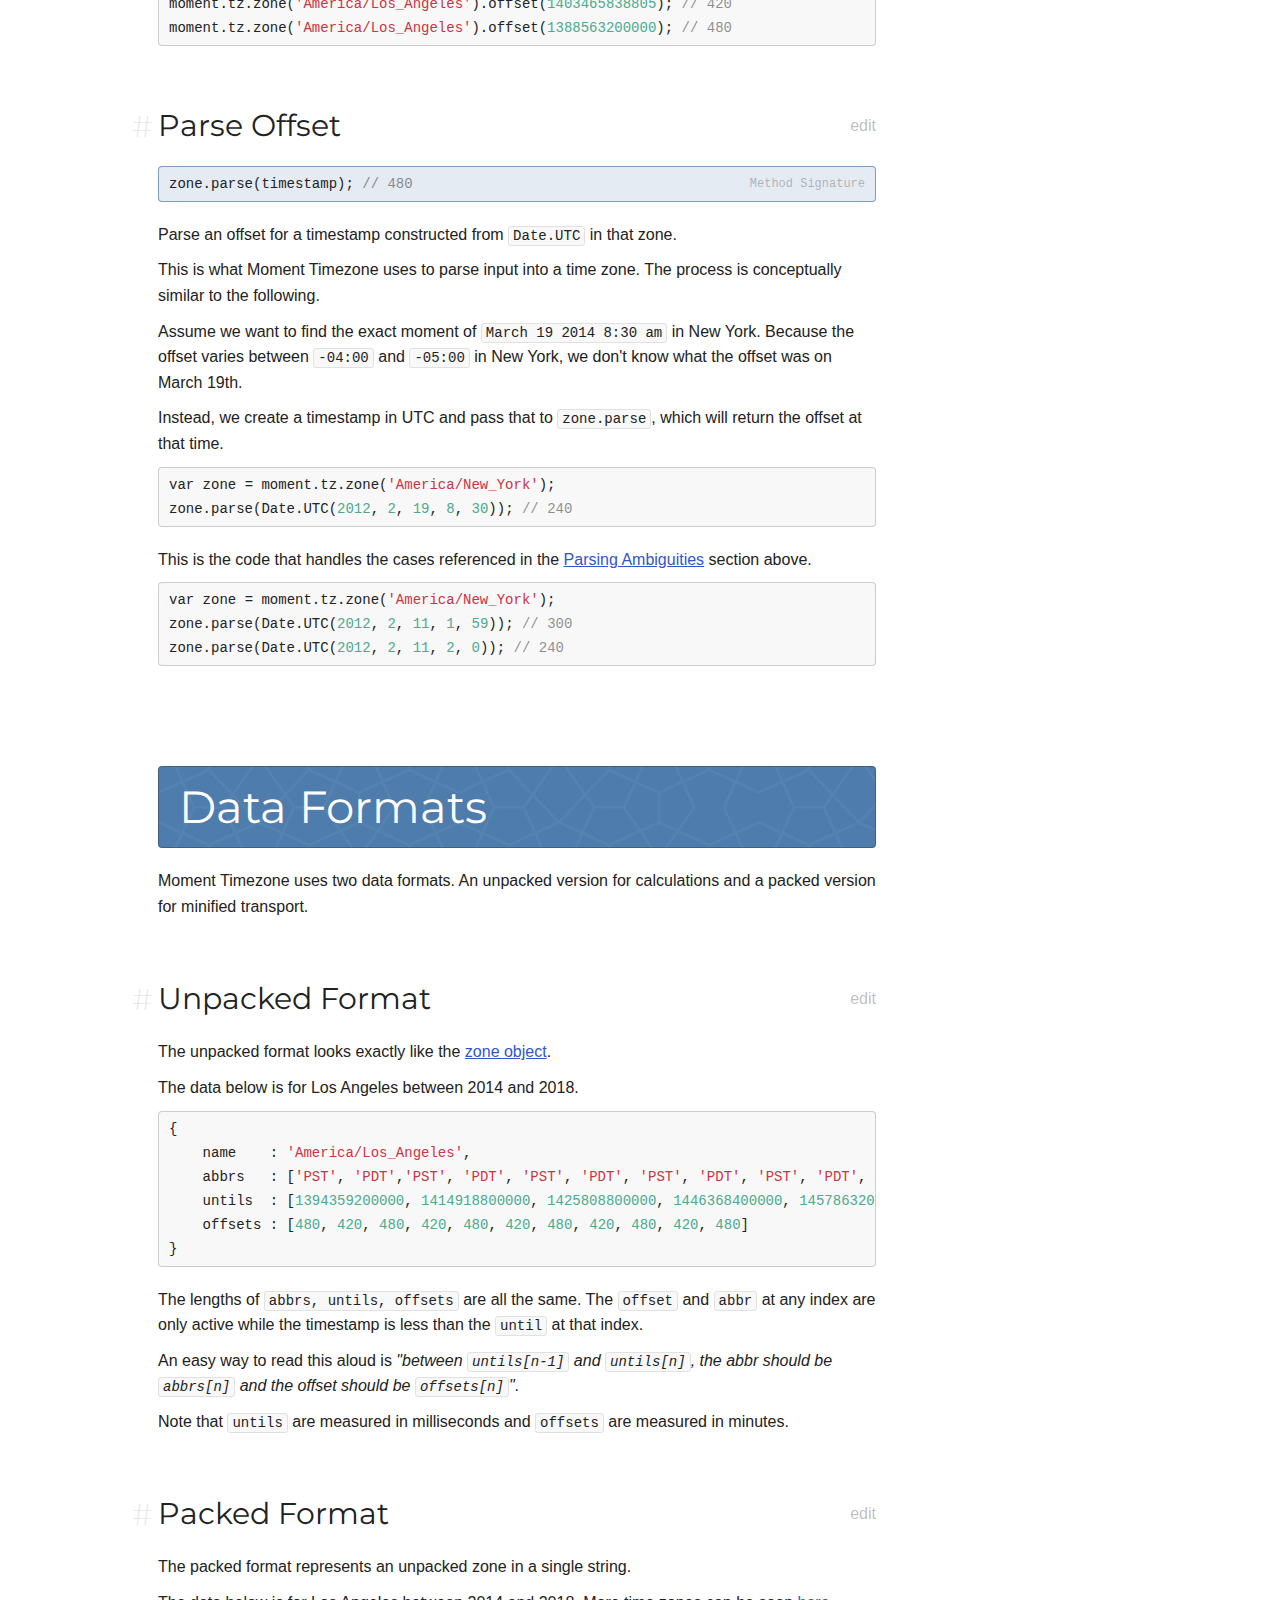
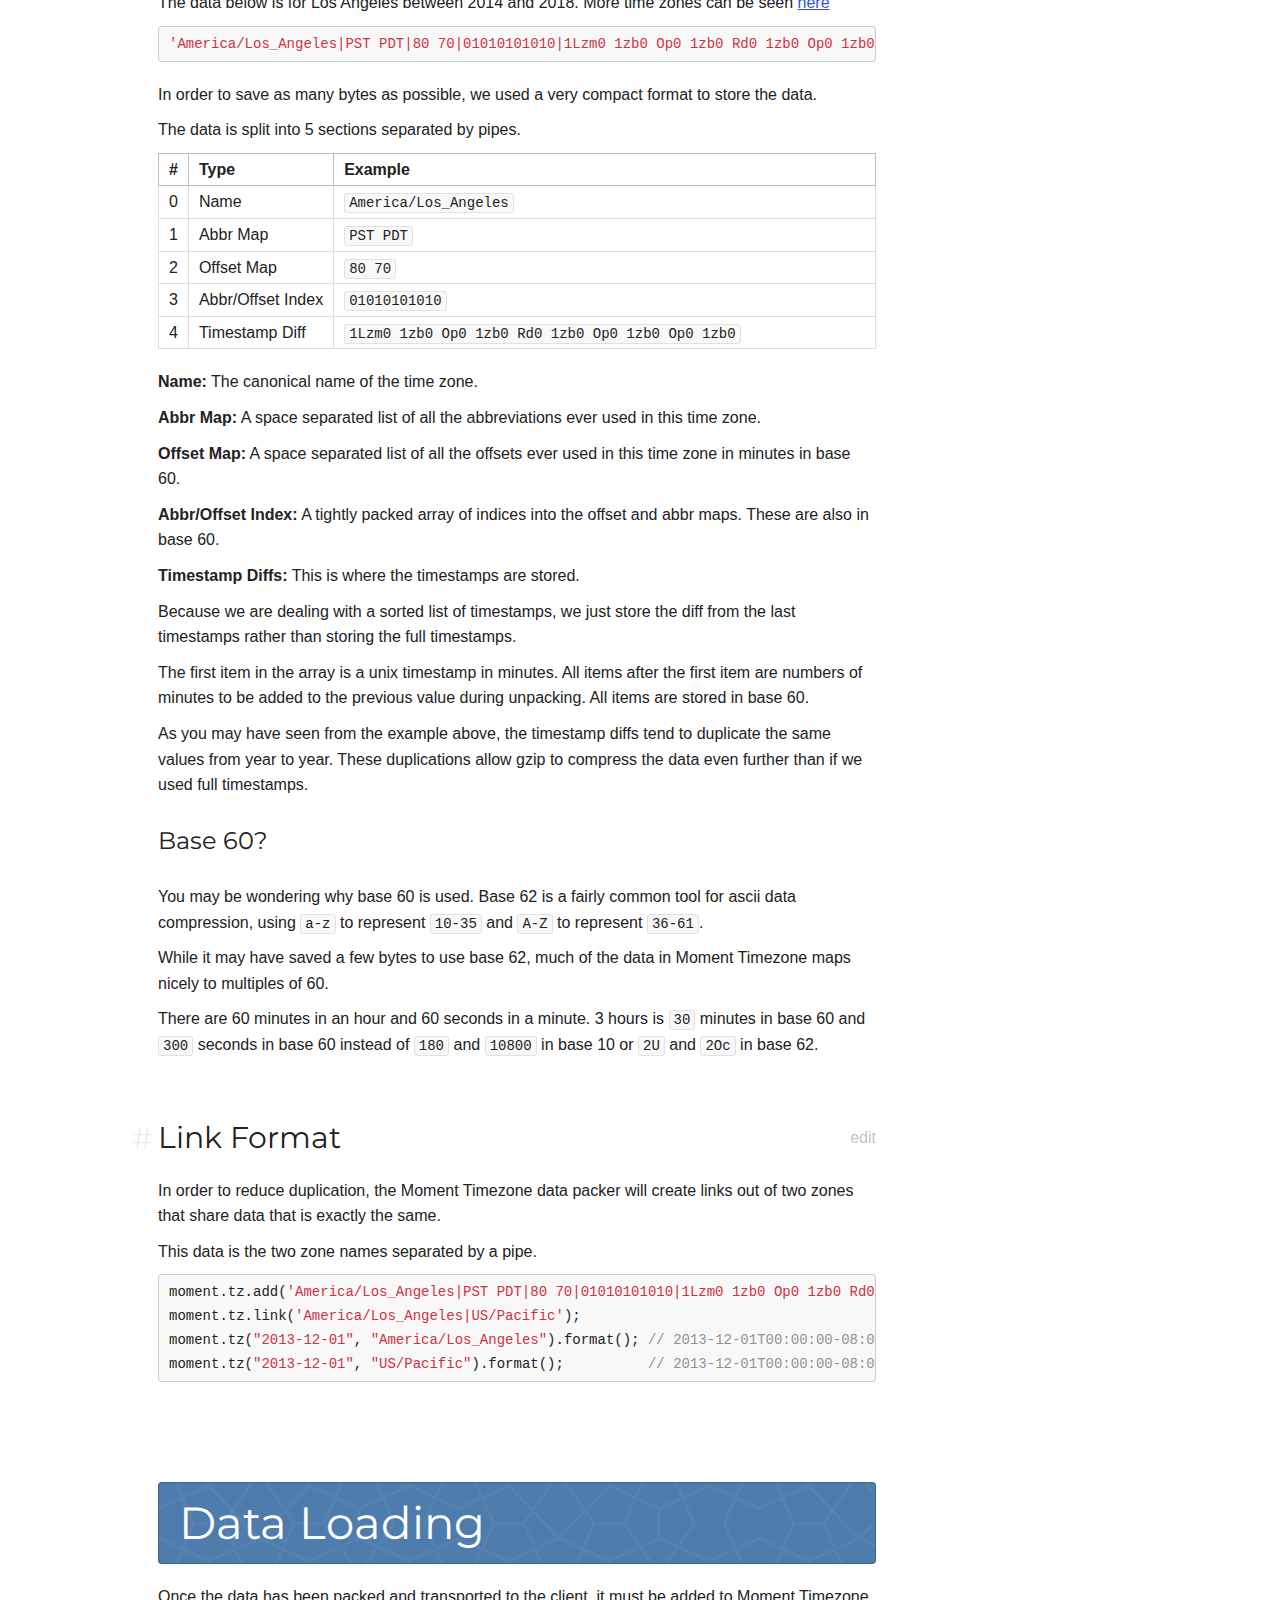
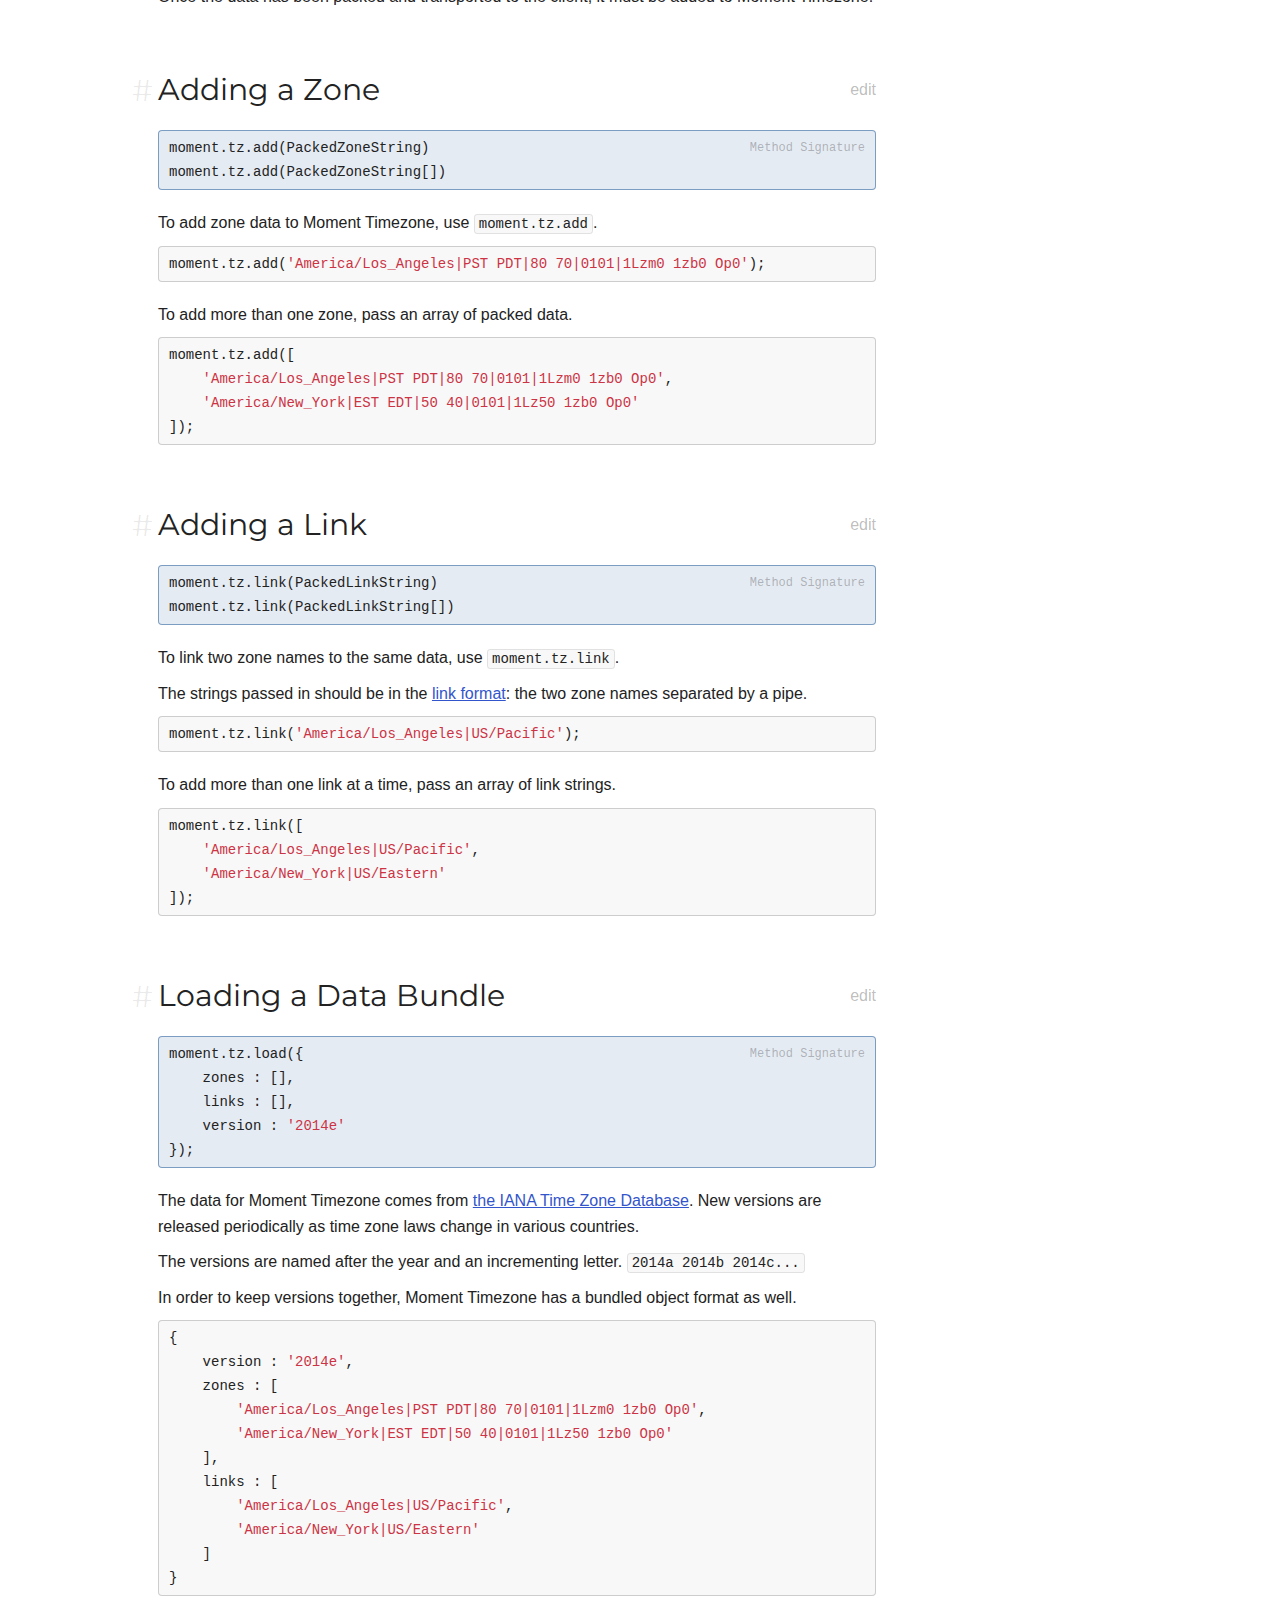
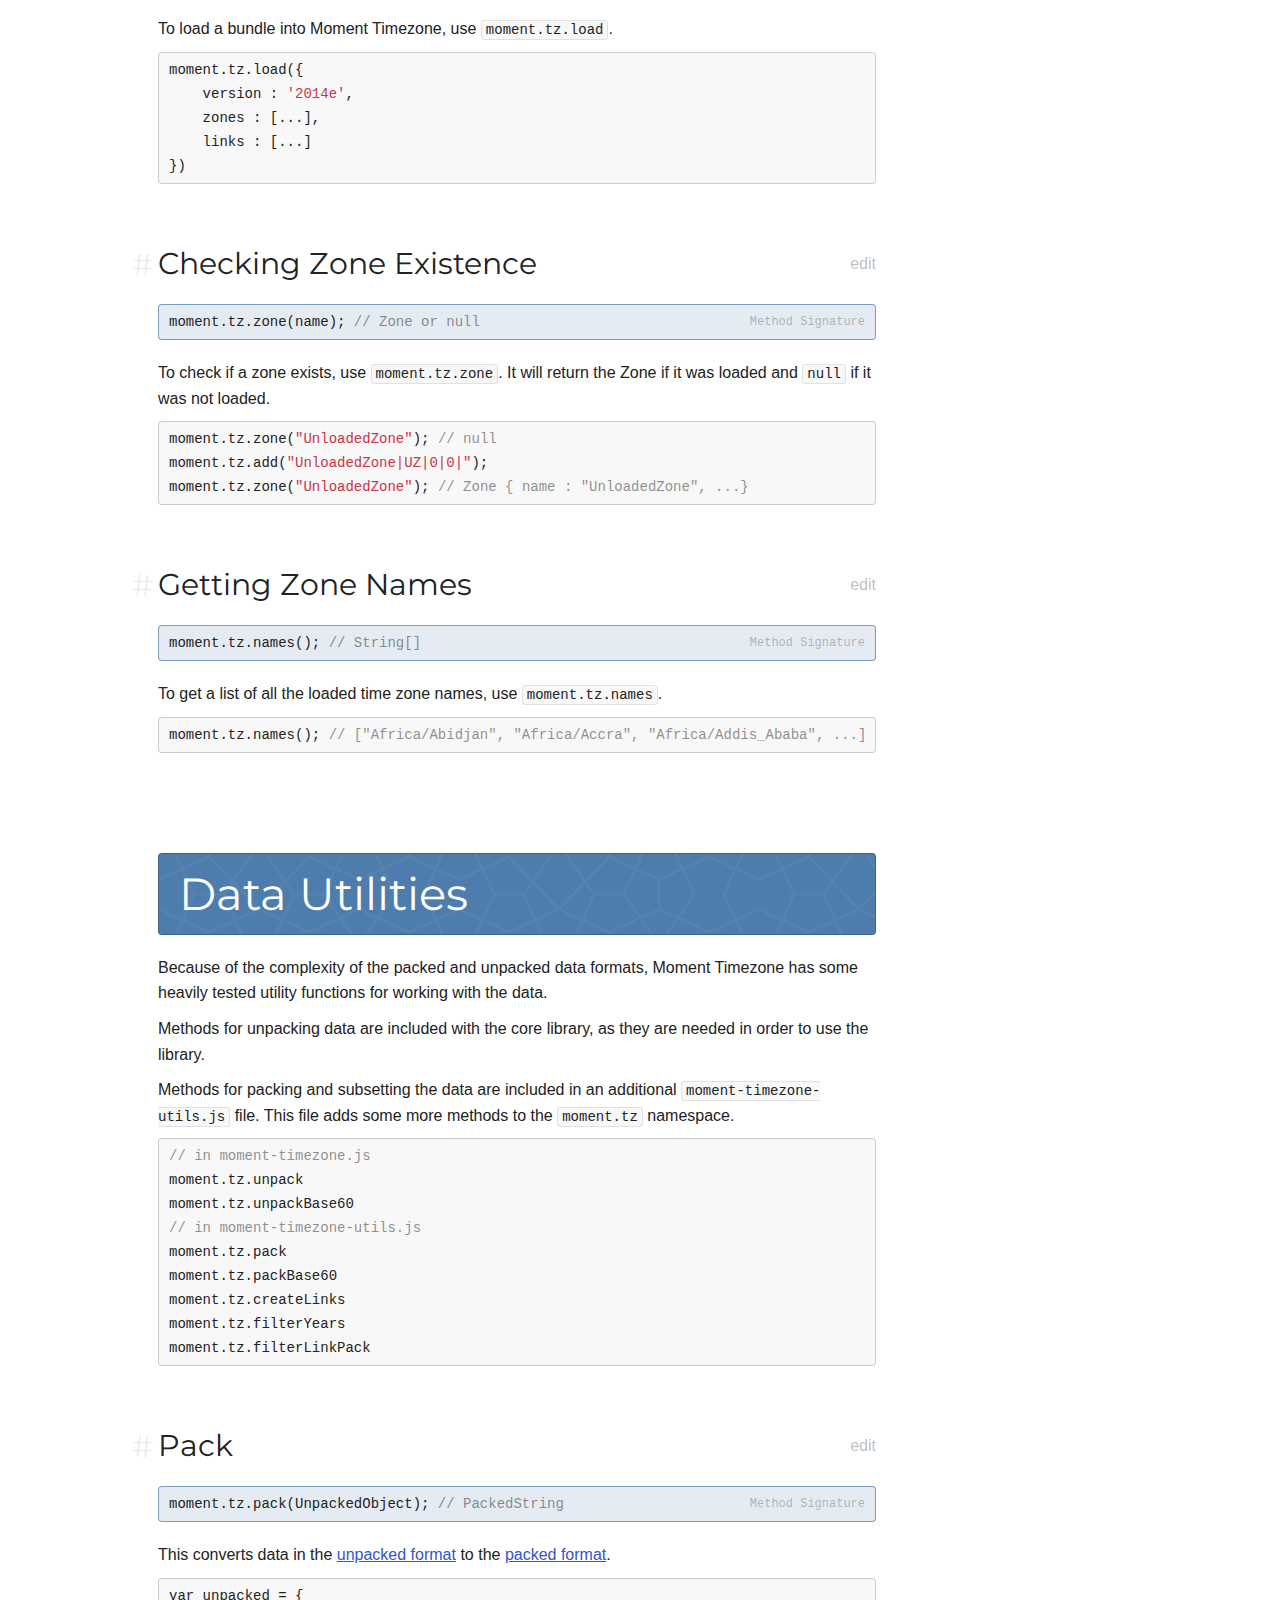
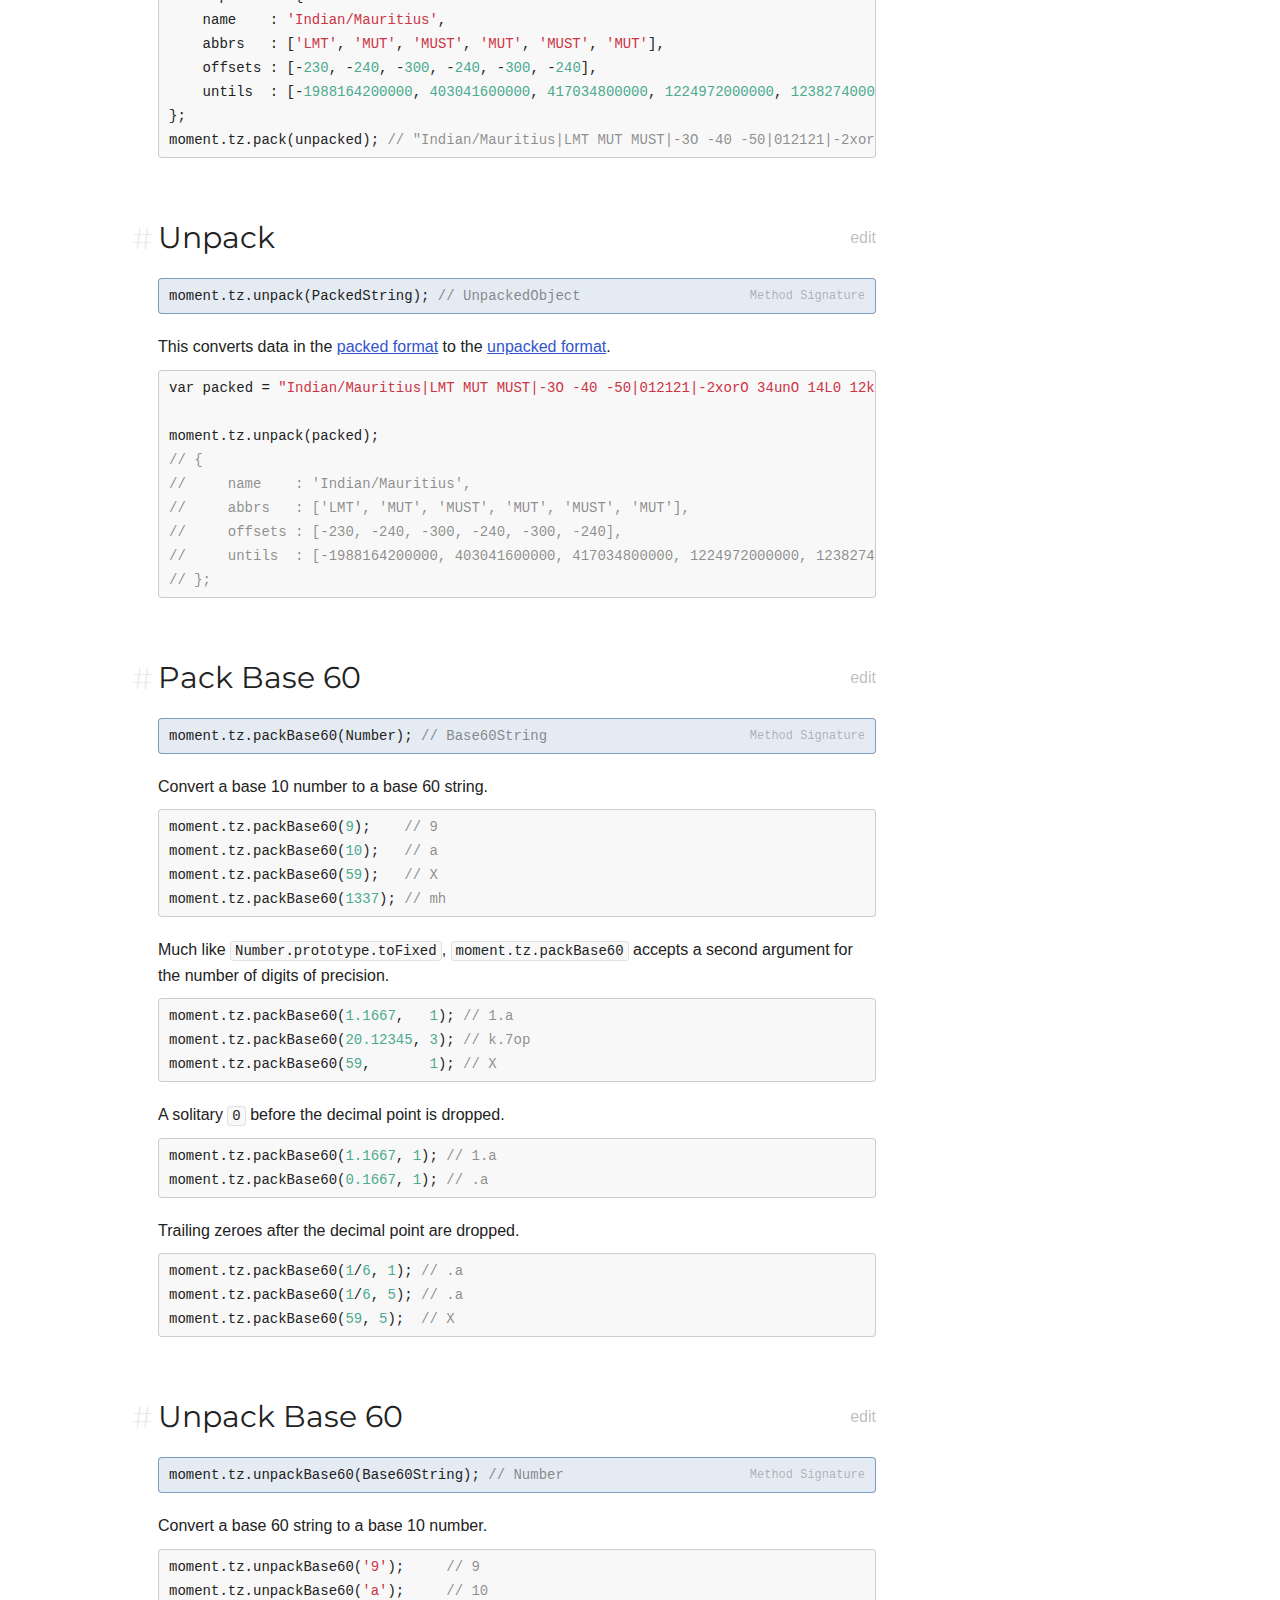
<file: timezone/docs/index.html>
<!doctype html>
<html>
	<head>
		<meta charset="utf-8" />

		<link href='http://fonts.googleapis.com/css?family=Montserrat:400,700' rel='stylesheet' type='text/css'>
		<link rel="stylesheet" href="/static/css/style.css" />
		<link rel="shortcut icon" href="/static/img/moment-timezone-favicon.png" />

		<title>Moment Timezone | Docs</title>
	</head>

	<body class="is-moment-timezone">
		<nav class="nav">
			<div class="centered">
				<div class="nav-projects">
					<a class="nav-project nav-project-moment " href="/">
						<svg width="40px" height="40px" viewBox="0 0 40 40">
							<ellipse stroke-width="3" cx="20" cy="20" rx="18.5" ry="18.5" fill="0" stroke="#000" />
							<path fill-rule="evenodd" d="M20,36 C28.836556,36 36,28.836556 36,20 C36,11.163444 28.836556,4 20,4 C11.163444,4 4,11.163444 4,20 C4,28.836556 11.163444,36 20,36 Z M20,5 C19.4477153,5 19,5.44994876 19,6.00684547 L19,19 L11.9970301,19 C11.4463856,19 11,19.4438648 11,20 C11,20.5522847 11.4556644,21 11.9953976,21 L21,21 L21,6.00087166 C21,5.4481055 20.5561352,5 20,5 Z"></path>
						</svg>
						Moment
					</a>
					<a class="nav-project nav-project-moment-timezone active" href="/timezone/">
						<svg width="40px" height="40px" viewBox="0 0 40 40">
							<ellipse stroke-width="3" cx="20" cy="20" rx="18.5" ry="18.5" fill="0" stroke="#000" />
							<path fill-rule="evenodd" d="M4.98917024,14.4489557 C4.34944108,16.1782522 4,18.0483179 4,20 C4,28.836556 11.163444,36 20,36 C25.3372103,36 30.0640585,33.3867291 32.9708034,29.3699284 L32.9708034,29.3699284 C32.7542032,29.1158875 32.5851628,28.8136799 32.5213775,28.5419031 L31.2169086,22.9838131 C31.1059526,22.5110509 30.6116318,22.1192596 30.1152853,22.1192596 L28.4921437,22.1192596 C27.9858118,22.1192596 27.3609962,21.7891428 27.0742761,21.3819231 L26.5647528,20.6582629 C25.7154881,19.4520786 25.8505167,17.5995152 26.8651421,16.5187344 L26.9854581,16.3905737 C27.318883,16.0354089 27.9695174,15.6094255 28.4334461,15.4446996 L29.3188401,15.1303252 C29.7803195,14.966469 30.5349459,14.9655993 30.9988746,15.1303252 L31.8842686,15.4446996 C32.3457481,15.6085558 33.1107334,15.8458733 33.5874405,15.9728206 L35.6191135,16.513856 C35.4978108,15.9679684 35.3486212,15.4325805 35.1731165,14.9092644 C34.3263749,14.7238868 33.4055455,14.2746017 32.8663979,13.7497894 L32.3015162,13.1999272 L30.4205895,13.1999271 C29.9369463,13.1999271 29.3014167,13.5302589 29.0223398,13.9377438 L28.6896027,14.4235789 C28.1260613,15.2464153 27.4185905,15.1412987 27.0980851,14.2053481 L27.0412779,14.0394576 C26.882355,13.5753657 27.1532065,13.199927 27.6459111,13.199927 L27.7109116,13.199927 C28.2108557,13.199927 28.6030323,12.796967 28.6030323,12.2998905 C28.6030324,11.7993486 29.0024484,11.399854 29.4951531,11.399854 L30.4522743,11.399854 L30.7448301,11.1150769 C31.0843394,10.7845948 31.0209719,10.3265877 30.5819181,10.1128978 L30.3226304,9.98670097 C29.8842057,9.77331723 29.8835766,9.42655123 30.3226304,9.21286132 L30.5819181,9.08666449 C30.8796701,8.94174691 31.4270561,9.05187418 31.74767,9.13746427 L31.74767,9.13746427 C29.354055,6.5500601 26.1162974,4.75498325 22.4719557,4.1897922 L22.4719557,4.1897922 L23.5257222,5.21678951 C24.2305071,5.90367045 24.0320251,6.65048619 23.0799479,6.88245898 L21.4350099,7.28324666 L20.1865042,8.50003612 C19.4817194,9.18691704 18.4903848,9.06670377 17.9747489,8.2291421 L17.3154121,7.15816288 C16.7989905,6.31932509 17.052872,5.20558795 17.8807174,4.66771105 L17.4094436,4.97391227 C18.1837126,4.47084565 19.4969845,4.06343412 20.4690548,4.00674356 C20.3132511,4.0022581 20.1568893,4 20,4 C16.3409492,4 12.9687755,5.22826668 10.2732905,7.29498839 L9.34598541,8.7 C9.34598541,8.7 11.1732265,9.31523437 11.1732265,9.31523437 C11.6403222,9.47250609 12.1428675,9.22457657 12.3008953,8.74570313 L12.6280585,7.75429687 C12.7837571,7.28248174 13.2647344,7.07917156 13.7009406,7.29947834 L14.8796059,7.89476545 C15.7601466,8.33948421 16.7269068,9.46648951 17.0331889,10.3946197 L17.0830463,10.5457031 C17.2387449,11.0175183 16.9561285,11.4 16.4656183,11.4 L13.8009733,11.4 L12.0189781,13.2 L12.0189781,15.015919 C12.0189781,15.5041835 11.7405414,15.61875 11.3957227,15.2704473 L10.236983,14.1 L9.25216787,14.5973827 C8.8118975,14.8197421 8.45498784,15.3994783 8.45498784,15.9 C8.45498784,16.3970563 8.80456327,17.0118645 9.2107158,17.2580182 L12.9099757,19.5 L13.8947908,19.0026173 C14.3350612,18.7802579 15.0162561,18.8183745 15.4320035,19.0983398 L19.7477607,22.0045816 C21.3842844,23.1066207 21.4906005,25.0341584 19.9878775,26.3076091 L16.4715636,29.2874348 C16.0984226,29.6036452 15.5824366,30.1960211 15.3130082,30.6200946 L13.8009729,33 C13.3088887,33 12.995925,32.6093202 13.1006804,32.1331581 L14.3096882,26.6376532 C14.520817,25.6779738 13.9707442,24.5357431 13.0976108,24.0947654 L12.7223406,23.9052346 C11.8417999,23.4605158 11.4800454,22.3887558 11.9199672,21.5000227 L12.9099757,19.5 L8.41107755,17.9852154 C7.94324417,17.8276953 7.31902279,17.3906968 7.00711679,16.996875 L4.98917024,14.4489557 Z"></path>
						</svg>
						Moment<br/>Timezone
					</a>
				</div>
				<div class="nav-pages">
					
						<a href="../" >Home</a>
					
						<a href="." class="active">Docs</a>
					
						<a href="../tests/" >Tests</a>
					
					<a href="https://github.com/moment/moment-timezone/">Fork on GitHub</a>
				</div>
			</div>
		</nav>

		




<div class="hero hero-oneline">
	<div class="hero-centered">
		<h1>Moment Timezone Documentation</h1>
	</div>
</div>

<div class="docs">
	<div class="docs-nav">
		
			<div class="docs-nav-section">
				<a class="docs-nav-section-title" href='#/use-it/'>Where to use it</a>
				
					
				
					
						<a class="docs-nav-item" href="#/use-it/node-js/">Node.js</a>
					
				
					
						<a class="docs-nav-item" href="#/use-it/browser/">Browser</a>
					
				
					
						<a class="docs-nav-item" href="#/use-it/require-js/">Require.js</a>
					
				
			</div>
		
			<div class="docs-nav-section">
				<a class="docs-nav-section-title" href='#/using-timezones/'>Using Time zones</a>
				
					
				
					
						<a class="docs-nav-item" href="#/using-timezones/parsing-in-zone/">Parsing in Zone</a>
					
				
					
						<a class="docs-nav-item" href="#/using-timezones/parsing-ambiguous-inputs/">Parsing Ambiguities</a>
					
				
					
						<a class="docs-nav-item" href="#/using-timezones/converting-to-zone/">Converting to Zone</a>
					
				
					
						<a class="docs-nav-item" href="#/using-timezones/formatting/">Formatting Additions</a>
					
				
					
						<a class="docs-nav-item" href="#/using-timezones/default-timezone/">Default time zone</a>
					
				
					
						<a class="docs-nav-item" href="#/using-timezones/guessing-user-timezone/">Guessing user zone</a>
					
				
			</div>
		
			<div class="docs-nav-section">
				<a class="docs-nav-section-title" href='#/zone-object/'>Zone Object</a>
				
					
				
					
						<a class="docs-nav-item" href="#/zone-object/name/">Name</a>
					
				
					
						<a class="docs-nav-item" href="#/zone-object/abbr/">Abbreviation</a>
					
				
					
						<a class="docs-nav-item" href="#/zone-object/offset/">Offset</a>
					
				
					
						<a class="docs-nav-item" href="#/zone-object/parse/">Parse Offset</a>
					
				
			</div>
		
			<div class="docs-nav-section">
				<a class="docs-nav-section-title" href='#/data-formats/'>Data Formats</a>
				
					
				
					
						<a class="docs-nav-item" href="#/data-formats/unpacked-format/">Unpacked Format</a>
					
				
					
						<a class="docs-nav-item" href="#/data-formats/packed-format/">Packed Format</a>
					
				
					
						<a class="docs-nav-item" href="#/data-formats/link-format/">Link Format</a>
					
				
			</div>
		
			<div class="docs-nav-section">
				<a class="docs-nav-section-title" href='#/data-loading/'>Data Loading</a>
				
					
				
					
						<a class="docs-nav-item" href="#/data-loading/adding-a-zone/">Adding a Zone</a>
					
				
					
						<a class="docs-nav-item" href="#/data-loading/adding-a-link/">Adding a Link</a>
					
				
					
						<a class="docs-nav-item" href="#/data-loading/loading-a-data-bundle/">Loading a Data Bundle</a>
					
				
					
						<a class="docs-nav-item" href="#/data-loading/checking-if-a-zone-exists/">Checking Zone Existence</a>
					
				
					
						<a class="docs-nav-item" href="#/data-loading/getting-zone-names/">Getting Zone Names</a>
					
				
			</div>
		
			<div class="docs-nav-section">
				<a class="docs-nav-section-title" href='#/data-utilities/'>Data Utilities</a>
				
					
				
					
						<a class="docs-nav-item" href="#/data-utilities/pack/">Pack</a>
					
				
					
						<a class="docs-nav-item" href="#/data-utilities/unpack/">Unpack</a>
					
				
					
						<a class="docs-nav-item" href="#/data-utilities/pack-base-60/">Pack Base 60</a>
					
				
					
						<a class="docs-nav-item" href="#/data-utilities/unpack-base-60/">Unpack Base 60</a>
					
				
					
						<a class="docs-nav-item" href="#/data-utilities/create-links/">Create Links</a>
					
				
					
						<a class="docs-nav-item" href="#/data-utilities/filter-years/">Filter Years</a>
					
				
					
						<a class="docs-nav-item" href="#/data-utilities/filter-link-pack/">Filter Years, Create Links, and Pack</a>
					
				
			</div>
		
	</div>

	<div class="docs-content">
		
			<article class="docs-section">
				<a class="docs-section-target" id="/use-it/" name="/use-it/"></a>
				<h2 class="docs-section-title"><a href='#/use-it/'>Where to use it</a></h2>
			</article>
			
				<article class="docs-method">
					<a class="docs-method-target" id="/use-it/intro/"  name="/use-it/intro/"></a>
					
					<div class="docs-method-prose">
						
						<p>To use moment-timezone, you will need <code>moment@2.6.0+</code>, <code>moment-timezone.js</code>, and the <code>moment-timezone</code> data.</p>
<p>For convenience, there are builds available on <a href="/timezone/">momentjs.com/timezone/</a> with all the zone data or a subset of the data with support for only 2010-2020.</p>

					</div>
				</article>
			
				<article class="docs-method">
					<a class="docs-method-target" id="/use-it/node-js/"  name="/use-it/node-js/"></a>
					
						<h3 class="docs-method-title">
							<a href='#/use-it/node-js/'>Node.js</a>
							
						</h3>
						<a class="docs-method-edit" href="https://github.com/moment/momentjs.com/blob/master/docs/moment-timezone/00-use-it/01-node-js.md" target="_blank">edit</a>
					
					<div class="docs-method-prose">
						
							<div class="docs-method-signature">
								<pre><code class="language-js">npm install moment-timezone</code></pre>

							</div>
						
						<p>In Node.js, all the data is preloaded. No additional code is needed for loading data.</p>
<pre><code class="language-javascript"><span class="keyword">var</span> moment = require(<span class="string">'moment-timezone'</span>);
moment().tz(<span class="string">"America/Los_Angeles"</span>).format();</code></pre>

					</div>
				</article>
			
				<article class="docs-method">
					<a class="docs-method-target" id="/use-it/browser/"  name="/use-it/browser/"></a>
					
						<h3 class="docs-method-title">
							<a href='#/use-it/browser/'>Browser</a>
							
						</h3>
						<a class="docs-method-edit" href="https://github.com/moment/momentjs.com/blob/master/docs/moment-timezone/00-use-it/02-browser.md" target="_blank">edit</a>
					
					<div class="docs-method-prose">
						
							<div class="docs-method-signature">
								<pre><code class="language-js">&lt;script src=<span class="string">"moment.js"</span>&gt;<span class="xml"><span class="tag">&lt;/<span class="title">script</span>&gt;</span>
<span class="tag">&lt;<span class="title">script</span> <span class="attribute">src</span>=<span class="value">"moment-timezone-with-data.js"</span>&gt;</span><span class="javascript"></span><span class="tag">&lt;/<span class="title">script</span>&gt;</span></span></code></pre>

							</div>
						
						<p>When using Moment Timezone in the browser, you will need to load the data as well as the library.</p>
<p>You can either use the prebuilt library and data files linked on <a href="/timezone/">the homepage</a> or build a subset of the data yourself.</p>
<pre><code class="language-js">moment().tz(<span class="string">"America/Los_Angeles"</span>).format();</code></pre>

					</div>
				</article>
			
				<article class="docs-method">
					<a class="docs-method-target" id="/use-it/require-js/"  name="/use-it/require-js/"></a>
					
						<h3 class="docs-method-title">
							<a href='#/use-it/require-js/'>Require.js</a>
							
						</h3>
						<a class="docs-method-edit" href="https://github.com/moment/momentjs.com/blob/master/docs/moment-timezone/00-use-it/03-require-js.md" target="_blank">edit</a>
					
					<div class="docs-method-prose">
						
							<div class="docs-method-signature">
								<pre><code class="language-js">require.config({
    paths: {
        <span class="string">"moment"</span>: <span class="string">"path/to/moment"</span>
    }
});
define([<span class="string">"path/to/moment-timezone-with-data"</span>], <span class="function"><span class="keyword">function</span> <span class="params">(moment)</span> {</span>
    moment().tz(<span class="string">"America/Los_Angeles"</span>).format();
});</code></pre>

							</div>
						
						
					</div>
				</article>
			
		
			<article class="docs-section">
				<a class="docs-section-target" id="/using-timezones/" name="/using-timezones/"></a>
				<h2 class="docs-section-title"><a href='#/using-timezones/'>Using Time zones</a></h2>
			</article>
			
				<article class="docs-method">
					<a class="docs-method-target" id="/using-timezones/intro/"  name="/using-timezones/intro/"></a>
					
					<div class="docs-method-prose">
						
						<p>There are two interfaces for using time zones with Moment.js.</p>
<p><code>moment.tz(..., String)</code> is used to create a moment with a time zone, and <code>moment().tz(String)</code> is used to change the time zone on an existing moment.</p>

					</div>
				</article>
			
				<article class="docs-method">
					<a class="docs-method-target" id="/using-timezones/parsing-in-zone/"  name="/using-timezones/parsing-in-zone/"></a>
					
						<h3 class="docs-method-title">
							<a href='#/using-timezones/parsing-in-zone/'>Parsing in Zone</a>
							
						</h3>
						<a class="docs-method-edit" href="https://github.com/moment/momentjs.com/blob/master/docs/moment-timezone/01-using-timezones/01-parsing-in-zone.md" target="_blank">edit</a>
					
					<div class="docs-method-prose">
						
							<div class="docs-method-signature">
								<pre><code class="language-js">moment.tz(..., String);</code></pre>

							</div>
						
						<p>The <code>moment.tz</code> constructor takes all the same arguments as the <code>moment</code>
constructor, but uses the last argument as a <a href="https://en.wikipedia.org/wiki/List_of_tz_database_time_zones">time zone identifier</a>.</p>
<pre><code class="language-js"><span class="keyword">var</span> a = moment.tz(<span class="string">"2013-11-18 11:55"</span>, <span class="string">"America/Toronto"</span>);
<span class="keyword">var</span> b = moment.tz(<span class="string">"May 12th 2014 8PM"</span>, <span class="string">"MMM Do YYYY hA"</span>, <span class="string">"America/Toronto"</span>);
<span class="keyword">var</span> c = moment.tz(<span class="number">1403454068850</span>, <span class="string">"America/Toronto"</span>);
a.format(); <span class="comment">// 2013-11-18T11:55:00-05:00</span>
b.format(); <span class="comment">// 2014-05-12T20:00:00-04:00</span>
c.format(); <span class="comment">// 2014-06-22T12:21:08-04:00</span></code></pre>
<p>This constructor is DST aware, and will use the correct offset when parsing.</p>
<pre><code class="language-js">moment.tz(<span class="string">"2013-12-01"</span>, <span class="string">"America/Los_Angeles"</span>).format(); <span class="comment">// 2013-12-01T00:00:00-08:00</span>
moment.tz(<span class="string">"2013-06-01"</span>, <span class="string">"America/Los_Angeles"</span>).format(); <span class="comment">// 2013-06-01T00:00:00-07:00</span></code></pre>
<p>The offset is only taken into consideration when constructing with an array,
string without offset, or object.</p>
<pre><code class="language-js"><span class="keyword">var</span> arr = [<span class="number">2013</span>, <span class="number">5</span>, <span class="number">1</span>],
    str = <span class="string">"2013-12-01"</span>,
    obj = { year : <span class="number">2013</span>, month : <span class="number">5</span>, day : <span class="number">1</span> };

moment.tz(arr, <span class="string">"America/Los_Angeles"</span>).format(); <span class="comment">// 2013-06-01T00:00:00-07:00</span>
moment.tz(str, <span class="string">"America/Los_Angeles"</span>).format(); <span class="comment">// 2013-12-01T00:00:00-08:00</span>
moment.tz(obj, <span class="string">"America/Los_Angeles"</span>).format(); <span class="comment">// 2013-06-01T00:00:00-07:00</span>

moment.tz(arr, <span class="string">"America/New_York"</span>).format();    <span class="comment">// 2013-06-01T00:00:00-04:00</span>
moment.tz(str, <span class="string">"America/New_York"</span>).format();    <span class="comment">// 2013-12-01T00:00:00-05:00</span>
moment.tz(obj, <span class="string">"America/New_York"</span>).format();    <span class="comment">// 2013-06-01T00:00:00-04:00</span></code></pre>
<p>If the input string contains an offset, it is used instead for parsing. The parsed moment
is then converted to the target zone.</p>
<pre><code class="language-js"><span class="keyword">var</span> zone = <span class="string">"America/Los_Angeles"</span>;
moment.tz(<span class="string">'2013-06-01T00:00:00'</span>,       zone).format(); <span class="comment">// 2013-06-01T00:00:00-07:00</span>
moment.tz(<span class="string">'2013-06-01T00:00:00-04:00'</span>, zone).format(); <span class="comment">// 2013-05-31T21:00:00-07:00</span>
moment.tz(<span class="string">'2013-06-01T00:00:00+00:00'</span>, zone).format(); <span class="comment">// 2013-05-31T17:00:00-07:00</span></code></pre>
<p>Unix timestamps and <code>Date</code> objects refer to specific points in time, thus it doesn&#39;t
make sense to use the time zone offset when constructing. Using <code>moment.tz(Number|Date, zone)</code>
is functionally equivalent to <code>moment(Number|Date).tz(zone)</code>.</p>
<pre><code class="language-js"><span class="keyword">var</span> timestamp = <span class="number">1403454068850</span>,
    date = <span class="keyword">new</span> Date(timestamp);

moment.tz(timestamp, <span class="string">"America/Los_Angeles"</span>).format(); <span class="comment">// 2014-06-22T09:21:08-07:00</span>
moment(timestamp).tz(<span class="string">"America/Los_Angeles"</span>).format(); <span class="comment">// 2014-06-22T09:21:08-07:00</span>

moment.tz(date, <span class="string">"America/Los_Angeles"</span>).format();      <span class="comment">// 2014-06-22T09:21:08-07:00</span>
moment(date).tz(<span class="string">"America/Los_Angeles"</span>).format();      <span class="comment">// 2014-06-22T09:21:08-07:00</span></code></pre>

					</div>
				</article>
			
				<article class="docs-method">
					<a class="docs-method-target" id="/using-timezones/parsing-ambiguous-inputs/"  name="/using-timezones/parsing-ambiguous-inputs/"></a>
					
						<h3 class="docs-method-title">
							<a href='#/using-timezones/parsing-ambiguous-inputs/'>Parsing Ambiguities</a>
							
						</h3>
						<a class="docs-method-edit" href="https://github.com/moment/momentjs.com/blob/master/docs/moment-timezone/01-using-timezones/02-parsing-ambiguous-inputs.md" target="_blank">edit</a>
					
					<div class="docs-method-prose">
						
						<p>Due to daylight saving time, there is a possibility that a time either does
not exist, or has existed twice.</p>
<p>In the spring, at the start of DST, clocks move forward an hour. In reality though, it
is not time that is moving, it is the offset moving.</p>
<p>Moving the offset forward gives the illusion that an hour has disappeared. As the
clock ticks, you can see it move from <code>1:58</code> to <code>1:59</code> to <code>3:00</code>. It is easier to
see what is actually happening when you include the offset.</p>
<pre><code>1:58 -8
1:59 -8
3:00 -7
3:01 -7</code></pre>
<p>The result is that any time between <code>1:59:59</code> and <code>3:00:00</code> never actually happened.
Moment Timezone accounts for this. If you try to parse a time that never existed,
it will round down an hour.</p>
<pre><code class="language-js">moment.tz(<span class="string">"2012-03-11 01:59:59"</span>, <span class="string">"America/New_York"</span>); <span class="comment">// 2012-03-11T01:59:59-05:00</span>
moment.tz(<span class="string">"2012-03-11 02:00:00"</span>, <span class="string">"America/New_York"</span>); <span class="comment">// 2012-03-11T01:00:00-05:00</span>
moment.tz(<span class="string">"2012-03-11 02:59:59"</span>, <span class="string">"America/New_York"</span>); <span class="comment">// 2012-03-11T01:59:59-05:00</span>
moment.tz(<span class="string">"2012-03-11 03:00:00"</span>, <span class="string">"America/New_York"</span>); <span class="comment">// 2012-03-11T03:00:00-04:00</span></code></pre>
<p>In the fall, at the end of DST, clocks move backward an hour. Again, time is not
moving backwards, only the offset is. In this case, the illusion is that an hour repeats itself.</p>
<p>Again, it is easier to see what is actually happening when you include the offset.</p>
<pre><code>1:58 -7
1:59 -7
1:00 -8
1:01 -8</code></pre>
<p>Moment Timezone handles this by always using the earlier instance of a duplicated hour.</p>
<pre><code class="language-js">moment.tz(<span class="string">"2012-11-04 00:59:59"</span>, <span class="string">"America/New_York"</span>); <span class="comment">// 2012-11-04T00:59:59-04:00</span>
moment.tz(<span class="string">"2012-11-04 01:00:00"</span>, <span class="string">"America/New_York"</span>); <span class="comment">// 2012-11-04T01:00:00-04:00</span>
moment.tz(<span class="string">"2012-11-04 01:59:59"</span>, <span class="string">"America/New_York"</span>); <span class="comment">// 2012-11-04T01:59:59-04:00</span>
moment.tz(<span class="string">"2012-11-04 02:00:00"</span>, <span class="string">"America/New_York"</span>); <span class="comment">// 2012-11-04T02:00:00-05:00</span></code></pre>
<p>You won&#39;t be able to create a moment with the later instance of the duplicated hour unless you
include the offset when parsing.</p>
<pre><code class="language-js">moment.tz(<span class="string">"2012-11-04 01:00:00-04:00"</span>, <span class="string">"America/New_York"</span>); <span class="comment">// 2012-11-04T01:00:00-04:00</span>
moment.tz(<span class="string">"2012-11-04 01:00:00-05:00"</span>, <span class="string">"America/New_York"</span>); <span class="comment">// 2012-11-04T01:00:00-05:00</span></code></pre>

					</div>
				</article>
			
				<article class="docs-method">
					<a class="docs-method-target" id="/using-timezones/converting-to-zone/"  name="/using-timezones/converting-to-zone/"></a>
					
						<h3 class="docs-method-title">
							<a href='#/using-timezones/converting-to-zone/'>Converting to Zone</a>
							
						</h3>
						<a class="docs-method-edit" href="https://github.com/moment/momentjs.com/blob/master/docs/moment-timezone/01-using-timezones/03-converting-to-zone.md" target="_blank">edit</a>
					
					<div class="docs-method-prose">
						
							<div class="docs-method-signature">
								<pre><code class="language-js">moment().tz(String);</code></pre>

							</div>
						
						<p>The <code>moment#tz</code> mutator will change the time zone and update the offset.</p>
<pre><code class="language-javascript">moment(<span class="string">"2013-11-18"</span>).tz(<span class="string">"America/Toronto"</span>).format(<span class="string">'Z'</span>); <span class="comment">// -05:00</span>
moment(<span class="string">"2013-11-18"</span>).tz(<span class="string">"Europe/Berlin"</span>).format(<span class="string">'Z'</span>);   <span class="comment">// +01:00</span></code></pre>
<p>This information is used consistently in other operations, like calculating the
start of the day.</p>
<pre><code class="language-javascript"><span class="keyword">var</span> m = moment.tz(<span class="string">"2013-11-18 11:55"</span>, <span class="string">"America/Toronto"</span>);
m.format();                     <span class="comment">// 2013-11-18T11:55:00-05:00</span>
m.startOf(<span class="string">"day"</span>).format();      <span class="comment">// 2013-11-18T00:00:00-05:00</span>
m.tz(<span class="string">"Europe/Berlin"</span>).format(); <span class="comment">// 2013-11-18T06:00:00+01:00</span>
m.startOf(<span class="string">"day"</span>).format();      <span class="comment">// 2013-11-18T00:00:00+01:00</span></code></pre>

					</div>
				</article>
			
				<article class="docs-method">
					<a class="docs-method-target" id="/using-timezones/formatting/"  name="/using-timezones/formatting/"></a>
					
						<h3 class="docs-method-title">
							<a href='#/using-timezones/formatting/'>Formatting Additions</a>
							
						</h3>
						<a class="docs-method-edit" href="https://github.com/moment/momentjs.com/blob/master/docs/moment-timezone/01-using-timezones/04-formatting.md" target="_blank">edit</a>
					
					<div class="docs-method-prose">
						
							<div class="docs-method-signature">
								<pre><code class="language-js">moment.tz(String).format(<span class="string">"Z z"</span>); <span class="comment">// -08:00 PST</span>
moment.tz(String).zoneAbbr();    <span class="comment">// PST</span>
moment.tz(String).zoneName();    <span class="comment">// PST</span></code></pre>

							</div>
						
						<p>In addition to including the <code>+00:00</code> formatting information, Moment Timezone also
includes information for the abbreviated time zone name.</p>
<pre><code class="language-js">moment.tz([<span class="number">2012</span>, <span class="number">0</span>], <span class="string">'America/New_York'</span>).format(<span class="string">'z'</span>);    <span class="comment">// EST</span>
moment.tz([<span class="number">2012</span>, <span class="number">5</span>], <span class="string">'America/New_York'</span>).format(<span class="string">'z'</span>);    <span class="comment">// EDT</span>
moment.tz([<span class="number">2012</span>, <span class="number">0</span>], <span class="string">'America/Los_Angeles'</span>).format(<span class="string">'z'</span>); <span class="comment">// PST</span>
moment.tz([<span class="number">2012</span>, <span class="number">5</span>], <span class="string">'America/Los_Angeles'</span>).format(<span class="string">'z'</span>); <span class="comment">// PDT</span></code></pre>
<p>Note that these abbreviations may change depending on the time zone offset. This helps to
distinguish offsets between places that may or may not use DST.</p>
<pre><code class="language-js"><span class="comment">// Denver observes DST</span>
moment.tz([<span class="number">2012</span>, <span class="number">0</span>], <span class="string">'America/Denver'</span>).format(<span class="string">'Z z'</span>);  <span class="comment">// -07:00 MST</span>
moment.tz([<span class="number">2012</span>, <span class="number">5</span>], <span class="string">'America/Denver'</span>).format(<span class="string">'Z z'</span>);  <span class="comment">// -06:00 MDT</span>
<span class="comment">// Phoenix does not observe DST</span>
moment.tz([<span class="number">2012</span>, <span class="number">0</span>], <span class="string">'America/Phoenix'</span>).format(<span class="string">'Z z'</span>); <span class="comment">// -07:00 MST</span>
moment.tz([<span class="number">2012</span>, <span class="number">5</span>], <span class="string">'America/Phoenix'</span>).format(<span class="string">'Z z'</span>); <span class="comment">// -07:00 MST</span></code></pre>
<p>Note also that these abbreviations are not globally unique. Below, you can see that
both United States Central Standard Time and China Standard Time have the same abbreviation.</p>
<pre><code class="language-js">moment.tz(<span class="string">'2016-01-01'</span>, <span class="string">'America/Chicago'</span>).format(<span class="string">'z'</span>);    <span class="comment">// CST</span>
moment.tz(<span class="string">'2016-01-01'</span>, <span class="string">'Asia/Shanghai'</span>).format(<span class="string">'z'</span>);      <span class="comment">// CST</span></code></pre>
<p>You can also use <code>moment#zoneAbbr</code> to get the zone abbreviation. This is what
moment.js uses when formatting the <code>z</code> token.</p>
<pre><code class="language-js">moment.tz([<span class="number">2012</span>, <span class="number">0</span>], <span class="string">'America/New_York'</span>).zoneAbbr(); <span class="comment">// EST</span>
moment.tz([<span class="number">2012</span>, <span class="number">5</span>], <span class="string">'America/New_York'</span>).zoneAbbr(); <span class="comment">// EDT</span></code></pre>
<p>Moment.js also provides a hook for the long form time zone name. Because these strings
are generally localized, Moment Timezone does not provide any long names for zones.</p>
<p>To provide long form names, you can override <code>moment.fn.zoneName</code> and use the <code>zz</code> token.</p>
<pre><code class="language-js"><span class="keyword">var</span> abbrs = {
    EST : <span class="string">'Eastern Standard Time'</span>,
    EDT : <span class="string">'Eastern Daylight Time'</span>,
    CST : <span class="string">'Central Standard Time'</span>,
    CDT : <span class="string">'Central Daylight Time'</span>,
    MST : <span class="string">'Mountain Standard Time'</span>,
    MDT : <span class="string">'Mountain Daylight Time'</span>,
    PST : <span class="string">'Pacific Standard Time'</span>,
    PDT : <span class="string">'Pacific Daylight Time'</span>,
};

moment.fn.zoneName = <span class="function"><span class="keyword">function</span> <span class="params">()</span> {</span>
    <span class="keyword">var</span> abbr = <span class="keyword">this</span>.zoneAbbr();
    <span class="keyword">return</span> abbrs[abbr] || abbr;
};

moment.tz([<span class="number">2012</span>, <span class="number">0</span>], <span class="string">'America/New_York'</span>).format(<span class="string">'zz'</span>);    <span class="comment">// Eastern Standard Time</span>
moment.tz([<span class="number">2012</span>, <span class="number">5</span>], <span class="string">'America/New_York'</span>).format(<span class="string">'zz'</span>);    <span class="comment">// Eastern Daylight Time</span>
moment.tz([<span class="number">2012</span>, <span class="number">0</span>], <span class="string">'America/Los_Angeles'</span>).format(<span class="string">'zz'</span>); <span class="comment">// Pacific Standard Time</span>
moment.tz([<span class="number">2012</span>, <span class="number">5</span>], <span class="string">'America/Los_Angeles'</span>).format(<span class="string">'zz'</span>); <span class="comment">// Pacific Daylight Time</span></code></pre>

					</div>
				</article>
			
				<article class="docs-method">
					<a class="docs-method-target" id="/using-timezones/default-timezone/"  name="/using-timezones/default-timezone/"></a>
					
						<h3 class="docs-method-title">
							<a href='#/using-timezones/default-timezone/'>Default time zone</a>
							
						</h3>
						<a class="docs-method-edit" href="https://github.com/moment/momentjs.com/blob/master/docs/moment-timezone/01-using-timezones/05-default-timezone.md" target="_blank">edit</a>
					
					<div class="docs-method-prose">
						
							<div class="docs-method-signature">
								<pre><code class="language-js">moment.tz.setDefault(String);</code></pre>

							</div>
						
						<p>By default, <code>moment</code> objects are created in the local time zone.
To change the default time zone, use <code>moment.tz.setDefault</code> with a valid
time zone.</p>
<pre><code class="language-js">moment.tz.setDefault(<span class="string">"America/New_York"</span>);</code></pre>
<p>Subsequent calls to <code>moment.tz.setDefault</code> will not affect existing <code>moment</code>
objects or their clones.</p>

					</div>
				</article>
			
				<article class="docs-method">
					<a class="docs-method-target" id="/using-timezones/guessing-user-timezone/"  name="/using-timezones/guessing-user-timezone/"></a>
					
						<h3 class="docs-method-title">
							<a href='#/using-timezones/guessing-user-timezone/'>Guessing user zone</a>
							
						</h3>
						<a class="docs-method-edit" href="https://github.com/moment/momentjs.com/blob/master/docs/moment-timezone/01-using-timezones/06-guessing-user-timezone.md" target="_blank">edit</a>
					
					<div class="docs-method-prose">
						
							<div class="docs-method-signature">
								<pre><code class="language-js">moment.tz.guess();</code></pre>

							</div>
						
						<p>Browser time zone detection is rather tricky to get right, as there is little information provided by the browser.</p>
<p>Moment Timezone uses <code>Date#getTimezoneOffset</code> and <code>Date#toString</code> on a handful of moments around the current year to gather as much information about the browser environment as possible. It then compares that information with all the time zone data loaded and returns the closest match. In case of ties, the time zone with the city with largest population is returned.</p>
<pre><code class="language-js">moment.tz.guess(); <span class="comment">// America/Chicago</span></code></pre>

					</div>
				</article>
			
		
			<article class="docs-section">
				<a class="docs-section-target" id="/zone-object/" name="/zone-object/"></a>
				<h2 class="docs-section-title"><a href='#/zone-object/'>Zone Object</a></h2>
			</article>
			
				<article class="docs-method">
					<a class="docs-method-target" id="/zone-object/intro/"  name="/zone-object/intro/"></a>
					
					<div class="docs-method-prose">
						
						<p>In order to match a timestamp to an offset, Moment Timezone uses a <code>Zone</code> object.</p>
<p>Though you shouldn&#39;t even need to use it, this object&#39;s constructor is available
on the <code>moment.tz.Zone</code> namespace.</p>
<p>This object has 4 properties.</p>
<p><!-- skip-example --></p>
<pre><code class="language-js">{
    name    : <span class="string">'America/Los_Angeles'</span>,          <span class="comment">// the unique identifier</span>
    abbrs   : [<span class="string">'PDT'</span>, <span class="string">'PST'</span>],                 <span class="comment">// the abbreviations</span>
    untils  : [<span class="number">1414918800000</span>, <span class="number">1425808800000</span>], <span class="comment">// the timestamps in milliseconds</span>
    offsets : [<span class="number">420</span>, <span class="number">480</span>]                      <span class="comment">// the offsets in minutes</span>
}</code></pre>

					</div>
				</article>
			
				<article class="docs-method">
					<a class="docs-method-target" id="/zone-object/name/"  name="/zone-object/name/"></a>
					
						<h3 class="docs-method-title">
							<a href='#/zone-object/name/'>Name</a>
							
						</h3>
						<a class="docs-method-edit" href="https://github.com/moment/momentjs.com/blob/master/docs/moment-timezone/02-zone-object/01-name.md" target="_blank">edit</a>
					
					<div class="docs-method-prose">
						
							<div class="docs-method-signature">
								<pre><code class="language-js">zone.name; <span class="comment">// America/Los_Angeles</span></code></pre>

							</div>
						
						<p>The uniquely identifying name of the time zone.</p>

					</div>
				</article>
			
				<article class="docs-method">
					<a class="docs-method-target" id="/zone-object/abbr/"  name="/zone-object/abbr/"></a>
					
						<h3 class="docs-method-title">
							<a href='#/zone-object/abbr/'>Abbreviation</a>
							
						</h3>
						<a class="docs-method-edit" href="https://github.com/moment/momentjs.com/blob/master/docs/moment-timezone/02-zone-object/02-abbr.md" target="_blank">edit</a>
					
					<div class="docs-method-prose">
						
							<div class="docs-method-signature">
								<pre><code class="language-js">zone.abbr(timestamp); <span class="comment">// PST</span></code></pre>

							</div>
						
						<p>Get the abbreviation for a given timestamp from a <code>Zone</code>.</p>
<pre><code class="language-js">moment.tz.zone(<span class="string">'America/Los_Angeles'</span>).abbr(<span class="number">1403465838805</span>); <span class="comment">// PDT</span>
moment.tz.zone(<span class="string">'America/Los_Angeles'</span>).abbr(<span class="number">1388563200000</span>); <span class="comment">// PST</span></code></pre>

					</div>
				</article>
			
				<article class="docs-method">
					<a class="docs-method-target" id="/zone-object/offset/"  name="/zone-object/offset/"></a>
					
						<h3 class="docs-method-title">
							<a href='#/zone-object/offset/'>Offset</a>
							
						</h3>
						<a class="docs-method-edit" href="https://github.com/moment/momentjs.com/blob/master/docs/moment-timezone/02-zone-object/03-offset.md" target="_blank">edit</a>
					
					<div class="docs-method-prose">
						
							<div class="docs-method-signature">
								<pre><code class="language-js">zone.offset(timestamp); <span class="comment">// 480</span></code></pre>

							</div>
						
						<p>Get the offset for a given timestamp from a <code>Zone</code>.</p>
<pre><code class="language-js">moment.tz.zone(<span class="string">'America/Los_Angeles'</span>).offset(<span class="number">1403465838805</span>); <span class="comment">// 420</span>
moment.tz.zone(<span class="string">'America/Los_Angeles'</span>).offset(<span class="number">1388563200000</span>); <span class="comment">// 480</span></code></pre>

					</div>
				</article>
			
				<article class="docs-method">
					<a class="docs-method-target" id="/zone-object/parse/"  name="/zone-object/parse/"></a>
					
						<h3 class="docs-method-title">
							<a href='#/zone-object/parse/'>Parse Offset</a>
							
						</h3>
						<a class="docs-method-edit" href="https://github.com/moment/momentjs.com/blob/master/docs/moment-timezone/02-zone-object/04-parse.md" target="_blank">edit</a>
					
					<div class="docs-method-prose">
						
							<div class="docs-method-signature">
								<pre><code class="language-js">zone.parse(timestamp); <span class="comment">// 480</span></code></pre>

							</div>
						
						<p>Parse an offset for a timestamp constructed from <code>Date.UTC</code> in that zone.</p>
<p>This is what Moment Timezone uses to parse input into a time zone. The process is
conceptually similar to the following.</p>
<p>Assume we want to find the exact moment of <code>March 19 2014 8:30 am</code> in New York.
Because the offset varies between <code>-04:00</code> and <code>-05:00</code> in New York, we don&#39;t know
what the offset was on March 19th.</p>
<p>Instead, we create a timestamp in UTC and pass that to <code>zone.parse</code>, which will
return the offset at that time.</p>
<pre><code class="language-js"><span class="keyword">var</span> zone = moment.tz.zone(<span class="string">'America/New_York'</span>);
zone.parse(Date.UTC(<span class="number">2012</span>, <span class="number">2</span>, <span class="number">19</span>, <span class="number">8</span>, <span class="number">30</span>)); <span class="comment">// 240</span></code></pre>
<p>This is the code that handles the cases referenced in the
<a href="#/using-timezones/parsing-ambiguous-inputs/">Parsing Ambiguities</a> section above.</p>
<pre><code class="language-js"><span class="keyword">var</span> zone = moment.tz.zone(<span class="string">'America/New_York'</span>);
zone.parse(Date.UTC(<span class="number">2012</span>, <span class="number">2</span>, <span class="number">11</span>, <span class="number">1</span>, <span class="number">59</span>)); <span class="comment">// 300</span>
zone.parse(Date.UTC(<span class="number">2012</span>, <span class="number">2</span>, <span class="number">11</span>, <span class="number">2</span>, <span class="number">0</span>)); <span class="comment">// 240</span></code></pre>

					</div>
				</article>
			
		
			<article class="docs-section">
				<a class="docs-section-target" id="/data-formats/" name="/data-formats/"></a>
				<h2 class="docs-section-title"><a href='#/data-formats/'>Data Formats</a></h2>
			</article>
			
				<article class="docs-method">
					<a class="docs-method-target" id="/data-formats/intro/"  name="/data-formats/intro/"></a>
					
					<div class="docs-method-prose">
						
						<p>Moment Timezone uses two data formats. An unpacked version for calculations and
a packed version for minified transport.</p>

					</div>
				</article>
			
				<article class="docs-method">
					<a class="docs-method-target" id="/data-formats/unpacked-format/"  name="/data-formats/unpacked-format/"></a>
					
						<h3 class="docs-method-title">
							<a href='#/data-formats/unpacked-format/'>Unpacked Format</a>
							
						</h3>
						<a class="docs-method-edit" href="https://github.com/moment/momentjs.com/blob/master/docs/moment-timezone/03-data-formats/01-unpacked-format.md" target="_blank">edit</a>
					
					<div class="docs-method-prose">
						
						<p>The unpacked format looks exactly like the <a href="#/zone-object/">zone object</a>.</p>
<p>The data below is for Los Angeles between 2014 and 2018.</p>
<p><!-- skip-example --></p>
<pre><code class="language-js">{
    name    : <span class="string">'America/Los_Angeles'</span>,
    abbrs   : [<span class="string">'PST'</span>, <span class="string">'PDT'</span>,<span class="string">'PST'</span>, <span class="string">'PDT'</span>, <span class="string">'PST'</span>, <span class="string">'PDT'</span>, <span class="string">'PST'</span>, <span class="string">'PDT'</span>, <span class="string">'PST'</span>, <span class="string">'PDT'</span>, <span class="string">'PST'</span>],
    untils  : [<span class="number">1394359200000</span>, <span class="number">1414918800000</span>, <span class="number">1425808800000</span>, <span class="number">1446368400000</span>, <span class="number">1457863200000</span>, <span class="number">1478422800000</span>, <span class="number">1489312800000</span>, <span class="number">1509872400000</span>, <span class="number">1520762400000</span>, <span class="number">1541322000000</span>, <span class="literal">null</span>],
    offsets : [<span class="number">480</span>, <span class="number">420</span>, <span class="number">480</span>, <span class="number">420</span>, <span class="number">480</span>, <span class="number">420</span>, <span class="number">480</span>, <span class="number">420</span>, <span class="number">480</span>, <span class="number">420</span>, <span class="number">480</span>]
}</code></pre>
<p>The lengths of <code>abbrs, untils, offsets</code> are all the same. The <code>offset</code> and <code>abbr</code> at
any index are only active while the timestamp is less than the <code>until</code> at that index.</p>
<p>An easy way to read this aloud is <em>&quot;between <code>untils[n-1]</code> and <code>untils[n]</code>, the abbr should be <code>abbrs[n]</code> and
the offset should be <code>offsets[n]</code>&quot;</em>.</p>
<p>Note that <code>untils</code> are measured in milliseconds and <code>offsets</code> are measured in minutes.</p>

					</div>
				</article>
			
				<article class="docs-method">
					<a class="docs-method-target" id="/data-formats/packed-format/"  name="/data-formats/packed-format/"></a>
					
						<h3 class="docs-method-title">
							<a href='#/data-formats/packed-format/'>Packed Format</a>
							
						</h3>
						<a class="docs-method-edit" href="https://github.com/moment/momentjs.com/blob/master/docs/moment-timezone/03-data-formats/02-packed-format.md" target="_blank">edit</a>
					
					<div class="docs-method-prose">
						
						<p>The packed format represents an unpacked zone in a single string.</p>
<p>The data below is for Los Angeles between 2014 and 2018. More time zones can be seen <a href="https://github.com/moment/moment-timezone/blob/develop/data/packed/latest.json">here</a></p>
<pre><code class="language-js"><span class="string">'America/Los_Angeles|PST PDT|80 70|01010101010|1Lzm0 1zb0 Op0 1zb0 Rd0 1zb0 Op0 1zb0 Op0 1zb0'</span></code></pre>
<p>In order to save as many bytes as possible, we used a very compact format to store the data.</p>
<p>The data is split into 5 sections separated by pipes.</p>
<table>
<thead>
<tr>
<th>#</th>
<th>Type</th>
<th>Example</th>
</tr>
</thead>
<tbody>
<tr>
<td>0</td>
<td>Name</td>
<td><code>America/Los_Angeles</code></td>
</tr>
<tr>
<td>1</td>
<td>Abbr Map</td>
<td><code>PST PDT</code></td>
</tr>
<tr>
<td>2</td>
<td>Offset Map</td>
<td><code>80 70</code></td>
</tr>
<tr>
<td>3</td>
<td>Abbr/Offset&nbsp;Index</td>
<td><code>01010101010</code></td>
</tr>
<tr>
<td>4</td>
<td>Timestamp Diff</td>
<td><code>1Lzm0 1zb0 Op0 1zb0 Rd0 1zb0 Op0 1zb0 Op0 1zb0</code></td>
</tr>
</tbody>
</table>
<p><strong>Name:</strong> The canonical name of the time zone.</p>
<p><strong>Abbr Map:</strong> A space separated list of all the abbreviations ever used in this time zone.</p>
<p><strong>Offset Map:</strong> A space separated list of all the offsets ever used in this time zone in minutes in base 60.</p>
<p><strong>Abbr/Offset Index:</strong> A tightly packed array of indices into the offset and abbr maps. These are also in base 60.</p>
<p><strong>Timestamp Diffs:</strong> This is where the timestamps are stored.</p>
<p>Because we are dealing with a sorted list of timestamps, we just store the
diff from the last timestamps rather than storing the full timestamps.</p>
<p>The first item in the array is a unix timestamp in minutes.
All items after the first item are numbers of minutes to be added
to the previous value during unpacking. All items are stored in base 60.</p>
<p>As you may have seen from the example above, the timestamp diffs tend to duplicate
the same values from year to year. These duplications allow gzip to compress the
data even further than if we used full timestamps.</p>
<h3 id="base-60-">Base 60?</h3>
<p>You may be wondering why base 60 is used. Base 62 is a fairly common tool for ascii
data compression, using <code>a-z</code> to represent <code>10-35</code> and <code>A-Z</code> to represent <code>36-61</code>.</p>
<p>While it may have saved a few bytes to use base 62, much of the data
in Moment Timezone maps nicely to multiples of 60.</p>
<p>There are 60 minutes in an hour and 60 seconds in a minute. 3 hours is <code>30</code>
minutes in base 60 and <code>300</code> seconds in base 60 instead of <code>180</code> and <code>10800</code> in
base 10 or <code>2U</code> and <code>2Oc</code> in base 62.</p>

					</div>
				</article>
			
				<article class="docs-method">
					<a class="docs-method-target" id="/data-formats/link-format/"  name="/data-formats/link-format/"></a>
					
						<h3 class="docs-method-title">
							<a href='#/data-formats/link-format/'>Link Format</a>
							
						</h3>
						<a class="docs-method-edit" href="https://github.com/moment/momentjs.com/blob/master/docs/moment-timezone/03-data-formats/03-link-format.md" target="_blank">edit</a>
					
					<div class="docs-method-prose">
						
						<p>In order to reduce duplication, the Moment Timezone data packer will create links
out of two zones that share data that is exactly the same.</p>
<p>This data is the two zone names separated by a pipe.</p>
<pre><code class="language-js">moment.tz.add(<span class="string">'America/Los_Angeles|PST PDT|80 70|01010101010|1Lzm0 1zb0 Op0 1zb0 Rd0 1zb0 Op0 1zb0 Op0 1zb0'</span>);
moment.tz.link(<span class="string">'America/Los_Angeles|US/Pacific'</span>);
moment.tz(<span class="string">"2013-12-01"</span>, <span class="string">"America/Los_Angeles"</span>).format(); <span class="comment">// 2013-12-01T00:00:00-08:00</span>
moment.tz(<span class="string">"2013-12-01"</span>, <span class="string">"US/Pacific"</span>).format();          <span class="comment">// 2013-12-01T00:00:00-08:00</span></code></pre>

					</div>
				</article>
			
		
			<article class="docs-section">
				<a class="docs-section-target" id="/data-loading/" name="/data-loading/"></a>
				<h2 class="docs-section-title"><a href='#/data-loading/'>Data Loading</a></h2>
			</article>
			
				<article class="docs-method">
					<a class="docs-method-target" id="/data-loading/intro/"  name="/data-loading/intro/"></a>
					
					<div class="docs-method-prose">
						
						<p>Once the data has been packed and transported to the client, it must be added to
Moment Timezone.</p>

					</div>
				</article>
			
				<article class="docs-method">
					<a class="docs-method-target" id="/data-loading/adding-a-zone/"  name="/data-loading/adding-a-zone/"></a>
					
						<h3 class="docs-method-title">
							<a href='#/data-loading/adding-a-zone/'>Adding a Zone</a>
							
						</h3>
						<a class="docs-method-edit" href="https://github.com/moment/momentjs.com/blob/master/docs/moment-timezone/04-data-loading/01-adding-a-zone.md" target="_blank">edit</a>
					
					<div class="docs-method-prose">
						
							<div class="docs-method-signature">
								<pre><code class="language-js">moment.tz.add(PackedZoneString)
moment.tz.add(PackedZoneString[])</code></pre>

							</div>
						
						<p>To add zone data to Moment Timezone, use <code>moment.tz.add</code>.</p>
<pre><code class="language-js">moment.tz.add(<span class="string">'America/Los_Angeles|PST PDT|80 70|0101|1Lzm0 1zb0 Op0'</span>);</code></pre>
<p>To add more than one zone, pass an array of packed data.</p>
<pre><code class="language-js">moment.tz.add([
    <span class="string">'America/Los_Angeles|PST PDT|80 70|0101|1Lzm0 1zb0 Op0'</span>,
    <span class="string">'America/New_York|EST EDT|50 40|0101|1Lz50 1zb0 Op0'</span>
]);</code></pre>

					</div>
				</article>
			
				<article class="docs-method">
					<a class="docs-method-target" id="/data-loading/adding-a-link/"  name="/data-loading/adding-a-link/"></a>
					
						<h3 class="docs-method-title">
							<a href='#/data-loading/adding-a-link/'>Adding a Link</a>
							
						</h3>
						<a class="docs-method-edit" href="https://github.com/moment/momentjs.com/blob/master/docs/moment-timezone/04-data-loading/02-adding-a-link.md" target="_blank">edit</a>
					
					<div class="docs-method-prose">
						
							<div class="docs-method-signature">
								<pre><code class="language-js">moment.tz.link(PackedLinkString)
moment.tz.link(PackedLinkString[])</code></pre>

							</div>
						
						<p>To link two zone names to the same data, use <code>moment.tz.link</code>.</p>
<p>The strings passed in should be in the <a href="#/data-formats/link-format/">link format</a>:
the two zone names separated by a pipe.</p>
<pre><code class="language-js">moment.tz.link(<span class="string">'America/Los_Angeles|US/Pacific'</span>);</code></pre>
<p>To add more than one link at a time, pass an array of link strings.</p>
<pre><code class="language-js">moment.tz.link([
    <span class="string">'America/Los_Angeles|US/Pacific'</span>,
    <span class="string">'America/New_York|US/Eastern'</span>
]);</code></pre>

					</div>
				</article>
			
				<article class="docs-method">
					<a class="docs-method-target" id="/data-loading/loading-a-data-bundle/"  name="/data-loading/loading-a-data-bundle/"></a>
					
						<h3 class="docs-method-title">
							<a href='#/data-loading/loading-a-data-bundle/'>Loading a Data Bundle</a>
							
						</h3>
						<a class="docs-method-edit" href="https://github.com/moment/momentjs.com/blob/master/docs/moment-timezone/04-data-loading/03-loading-a-data-bundle.md" target="_blank">edit</a>
					
					<div class="docs-method-prose">
						
							<div class="docs-method-signature">
								<pre><code class="language-js">moment.tz.load({
    zones : [],
    links : [],
    version : <span class="string">'2014e'</span>
});</code></pre>

							</div>
						
						<p>The data for Moment Timezone comes from <a href="http://www.iana.org/time-zones">the IANA Time Zone Database</a>.
New versions are released periodically as time zone laws change in various countries.</p>
<p>The versions are named after the year and an incrementing letter. <code>2014a 2014b 2014c...</code></p>
<p>In order to keep versions together, Moment Timezone has a bundled object format as well.</p>
<p><!-- skip-example --></p>
<pre><code class="language-js">{
    version : <span class="string">'2014e'</span>,
    zones : [
        <span class="string">'America/Los_Angeles|PST PDT|80 70|0101|1Lzm0 1zb0 Op0'</span>,
        <span class="string">'America/New_York|EST EDT|50 40|0101|1Lz50 1zb0 Op0'</span>
    ],
    links : [
        <span class="string">'America/Los_Angeles|US/Pacific'</span>,
        <span class="string">'America/New_York|US/Eastern'</span>
    ]
}</code></pre>
<p>To load a bundle into Moment Timezone, use <code>moment.tz.load</code>.</p>
<p><!-- skip-example --></p>
<pre><code class="language-js">moment.tz.load({
    version : <span class="string">'2014e'</span>,
    zones : [...],
    links : [...]
})</code></pre>

					</div>
				</article>
			
				<article class="docs-method">
					<a class="docs-method-target" id="/data-loading/checking-if-a-zone-exists/"  name="/data-loading/checking-if-a-zone-exists/"></a>
					
						<h3 class="docs-method-title">
							<a href='#/data-loading/checking-if-a-zone-exists/'>Checking Zone Existence</a>
							
						</h3>
						<a class="docs-method-edit" href="https://github.com/moment/momentjs.com/blob/master/docs/moment-timezone/04-data-loading/04-checking-if-a-zone-exists.md" target="_blank">edit</a>
					
					<div class="docs-method-prose">
						
							<div class="docs-method-signature">
								<pre><code class="language-js">moment.tz.zone(name); <span class="comment">// Zone or null</span></code></pre>

							</div>
						
						<p>To check if a zone exists, use <code>moment.tz.zone</code>. It will return the Zone if it
was loaded and <code>null</code> if it was not loaded.</p>
<pre><code class="language-js">moment.tz.zone(<span class="string">"UnloadedZone"</span>); <span class="comment">// null</span>
moment.tz.add(<span class="string">"UnloadedZone|UZ|0|0|"</span>);
moment.tz.zone(<span class="string">"UnloadedZone"</span>); <span class="comment">// Zone { name : "UnloadedZone", ...}</span></code></pre>

					</div>
				</article>
			
				<article class="docs-method">
					<a class="docs-method-target" id="/data-loading/getting-zone-names/"  name="/data-loading/getting-zone-names/"></a>
					
						<h3 class="docs-method-title">
							<a href='#/data-loading/getting-zone-names/'>Getting Zone Names</a>
							
						</h3>
						<a class="docs-method-edit" href="https://github.com/moment/momentjs.com/blob/master/docs/moment-timezone/04-data-loading/05-getting-zone-names.md" target="_blank">edit</a>
					
					<div class="docs-method-prose">
						
							<div class="docs-method-signature">
								<pre><code class="language-js">moment.tz.names(); <span class="comment">// String[]</span></code></pre>

							</div>
						
						<p>To get a list of all the loaded time zone names, use <code>moment.tz.names</code>.</p>
<pre><code class="language-js">moment.tz.names(); <span class="comment">// ["Africa/Abidjan", "Africa/Accra", "Africa/Addis_Ababa", ...]</span></code></pre>

					</div>
				</article>
			
		
			<article class="docs-section">
				<a class="docs-section-target" id="/data-utilities/" name="/data-utilities/"></a>
				<h2 class="docs-section-title"><a href='#/data-utilities/'>Data Utilities</a></h2>
			</article>
			
				<article class="docs-method">
					<a class="docs-method-target" id="/data-utilities/intro/"  name="/data-utilities/intro/"></a>
					
					<div class="docs-method-prose">
						
						<p>Because of the complexity of the packed and unpacked data formats, Moment Timezone
has some heavily tested utility functions for working with the data.</p>
<p>Methods for unpacking data are included with the core library, as they are needed
in order to use the library.</p>
<p>Methods for packing and subsetting the data are included in an additional
<code>moment-timezone-utils.js</code> file. This file adds some more methods to the <code>moment.tz</code>
namespace.</p>
<pre><code class="language-js"><span class="comment">// in moment-timezone.js</span>
moment.tz.unpack
moment.tz.unpackBase60
<span class="comment">// in moment-timezone-utils.js</span>
moment.tz.pack
moment.tz.packBase60
moment.tz.createLinks
moment.tz.filterYears
moment.tz.filterLinkPack</code></pre>

					</div>
				</article>
			
				<article class="docs-method">
					<a class="docs-method-target" id="/data-utilities/pack/"  name="/data-utilities/pack/"></a>
					
						<h3 class="docs-method-title">
							<a href='#/data-utilities/pack/'>Pack</a>
							
						</h3>
						<a class="docs-method-edit" href="https://github.com/moment/momentjs.com/blob/master/docs/moment-timezone/05-data-utilities/01-pack.md" target="_blank">edit</a>
					
					<div class="docs-method-prose">
						
							<div class="docs-method-signature">
								<pre><code class="language-js">moment.tz.pack(UnpackedObject); <span class="comment">// PackedString</span></code></pre>

							</div>
						
						<p>This converts data in the <a href="#/data-formats/unpacked-format/">unpacked format</a>
to the <a href="#/data-formats/packed-format/">packed format</a>.</p>
<pre><code class="language-js"><span class="keyword">var</span> unpacked = {
    name    : <span class="string">'Indian/Mauritius'</span>,
    abbrs   : [<span class="string">'LMT'</span>, <span class="string">'MUT'</span>, <span class="string">'MUST'</span>, <span class="string">'MUT'</span>, <span class="string">'MUST'</span>, <span class="string">'MUT'</span>],
    offsets : [-<span class="number">230</span>, -<span class="number">240</span>, -<span class="number">300</span>, -<span class="number">240</span>, -<span class="number">300</span>, -<span class="number">240</span>],
    untils  : [-<span class="number">1988164200000</span>, <span class="number">403041600000</span>, <span class="number">417034800000</span>, <span class="number">1224972000000</span>, <span class="number">1238274000000</span>, <span class="literal">null</span>]
};
moment.tz.pack(unpacked); <span class="comment">// "Indian/Mauritius|LMT MUT MUST|-3O -40 -50|012121|-2xorO 34unO 14L0 12kr0 11z0"</span></code></pre>

					</div>
				</article>
			
				<article class="docs-method">
					<a class="docs-method-target" id="/data-utilities/unpack/"  name="/data-utilities/unpack/"></a>
					
						<h3 class="docs-method-title">
							<a href='#/data-utilities/unpack/'>Unpack</a>
							
						</h3>
						<a class="docs-method-edit" href="https://github.com/moment/momentjs.com/blob/master/docs/moment-timezone/05-data-utilities/02-unpack.md" target="_blank">edit</a>
					
					<div class="docs-method-prose">
						
							<div class="docs-method-signature">
								<pre><code class="language-js">moment.tz.unpack(PackedString); <span class="comment">// UnpackedObject</span></code></pre>

							</div>
						
						<p>This converts data in the <a href="#/data-formats/packed-format/">packed format</a>
to the <a href="#/data-formats/unpacked-format/">unpacked format</a>.</p>
<pre><code class="language-js"><span class="keyword">var</span> packed = <span class="string">"Indian/Mauritius|LMT MUT MUST|-3O -40 -50|012121|-2xorO 34unO 14L0 12kr0 11z0"</span>;

moment.tz.unpack(packed);
<span class="comment">// {</span>
<span class="comment">//     name    : 'Indian/Mauritius',</span>
<span class="comment">//     abbrs   : ['LMT', 'MUT', 'MUST', 'MUT', 'MUST', 'MUT'],</span>
<span class="comment">//     offsets : [-230, -240, -300, -240, -300, -240],</span>
<span class="comment">//     untils  : [-1988164200000, 403041600000, 417034800000, 1224972000000, 1238274000000, null]</span>
<span class="comment">// };</span></code></pre>

					</div>
				</article>
			
				<article class="docs-method">
					<a class="docs-method-target" id="/data-utilities/pack-base-60/"  name="/data-utilities/pack-base-60/"></a>
					
						<h3 class="docs-method-title">
							<a href='#/data-utilities/pack-base-60/'>Pack Base 60</a>
							
						</h3>
						<a class="docs-method-edit" href="https://github.com/moment/momentjs.com/blob/master/docs/moment-timezone/05-data-utilities/03-pack-base-60.md" target="_blank">edit</a>
					
					<div class="docs-method-prose">
						
							<div class="docs-method-signature">
								<pre><code class="language-js">moment.tz.packBase60(Number); <span class="comment">// Base60String</span></code></pre>

							</div>
						
						<p>Convert a base 10 number to a base 60 string.</p>
<pre><code class="language-js">moment.tz.packBase60(<span class="number">9</span>);    <span class="comment">// 9</span>
moment.tz.packBase60(<span class="number">10</span>);   <span class="comment">// a</span>
moment.tz.packBase60(<span class="number">59</span>);   <span class="comment">// X</span>
moment.tz.packBase60(<span class="number">1337</span>); <span class="comment">// mh</span></code></pre>
<p>Much like <code>Number.prototype.toFixed</code>, <code>moment.tz.packBase60</code> accepts a second argument
for the number of digits of precision.</p>
<pre><code class="language-js">moment.tz.packBase60(<span class="number">1.1667</span>,   <span class="number">1</span>); <span class="comment">// 1.a</span>
moment.tz.packBase60(<span class="number">20.12345</span>, <span class="number">3</span>); <span class="comment">// k.7op</span>
moment.tz.packBase60(<span class="number">59</span>,       <span class="number">1</span>); <span class="comment">// X</span></code></pre>
<p>A solitary <code>0</code> before the decimal point is dropped.</p>
<pre><code class="language-js">moment.tz.packBase60(<span class="number">1.1667</span>, <span class="number">1</span>); <span class="comment">// 1.a</span>
moment.tz.packBase60(<span class="number">0.1667</span>, <span class="number">1</span>); <span class="comment">// .a</span></code></pre>
<p>Trailing zeroes after the decimal point are dropped.</p>
<pre><code class="language-js">moment.tz.packBase60(<span class="number">1</span>/<span class="number">6</span>, <span class="number">1</span>); <span class="comment">// .a</span>
moment.tz.packBase60(<span class="number">1</span>/<span class="number">6</span>, <span class="number">5</span>); <span class="comment">// .a</span>
moment.tz.packBase60(<span class="number">59</span>, <span class="number">5</span>);  <span class="comment">// X</span></code></pre>

					</div>
				</article>
			
				<article class="docs-method">
					<a class="docs-method-target" id="/data-utilities/unpack-base-60/"  name="/data-utilities/unpack-base-60/"></a>
					
						<h3 class="docs-method-title">
							<a href='#/data-utilities/unpack-base-60/'>Unpack Base 60</a>
							
						</h3>
						<a class="docs-method-edit" href="https://github.com/moment/momentjs.com/blob/master/docs/moment-timezone/05-data-utilities/04-unpack-base-60.md" target="_blank">edit</a>
					
					<div class="docs-method-prose">
						
							<div class="docs-method-signature">
								<pre><code class="language-js">moment.tz.unpackBase60(Base60String); <span class="comment">// Number</span></code></pre>

							</div>
						
						<p>Convert a base 60 string to a base 10 number.</p>
<pre><code class="language-js">moment.tz.unpackBase60(<span class="string">'9'</span>);     <span class="comment">// 9</span>
moment.tz.unpackBase60(<span class="string">'a'</span>);     <span class="comment">// 10</span>
moment.tz.unpackBase60(<span class="string">'X'</span>);     <span class="comment">// 59</span>
moment.tz.unpackBase60(<span class="string">'mh'</span>);    <span class="comment">// 1337</span>
moment.tz.unpackBase60(<span class="string">'1.9'</span>);   <span class="comment">// 1.15</span>
moment.tz.unpackBase60(<span class="string">'k.7op'</span>); <span class="comment">// 20.123449074074074</span></code></pre>

					</div>
				</article>
			
				<article class="docs-method">
					<a class="docs-method-target" id="/data-utilities/create-links/"  name="/data-utilities/create-links/"></a>
					
						<h3 class="docs-method-title">
							<a href='#/data-utilities/create-links/'>Create Links</a>
							
						</h3>
						<a class="docs-method-edit" href="https://github.com/moment/momentjs.com/blob/master/docs/moment-timezone/05-data-utilities/05-create-links.md" target="_blank">edit</a>
					
					<div class="docs-method-prose">
						
							<div class="docs-method-signature">
								<pre><code class="language-js">moment.tz.createLinks(UnpackedBundle); <span class="comment">// UnpackedBundle</span></code></pre>

							</div>
						
						<p>In order to reduce duplication, we can create links out of two zones that share data.</p>
<p><!-- skip-example --></p>
<pre><code class="language-js"><span class="keyword">var</span> unlinked = {
    zones : [
        {name:<span class="string">"Zone/One"</span>,abbrs:[<span class="string">"OST"</span>,<span class="string">"ODT"</span>],offsets:[<span class="number">60</span>,<span class="number">120</span>],untils:[<span class="number">403041600000</span>,<span class="number">417034800000</span>]},
        {name:<span class="string">"Zone/Two"</span>,abbrs:[<span class="string">"OST"</span>,<span class="string">"ODT"</span>],offsets:[<span class="number">60</span>,<span class="number">120</span>],untils:[<span class="number">403041600000</span>,<span class="number">417034800000</span>]}
    ],
    links : [],
    version : <span class="string">"2014x-doc-example"</span>
};

moment.tz.createLinks(unlinked);

{
    zones : [
        {name:<span class="string">"Zone/One"</span>,abbrs:[<span class="string">"OST"</span>,<span class="string">"ODT"</span>],offsets:[<span class="number">60</span>,<span class="number">120</span>],untils:[<span class="number">403041600000</span>,<span class="number">417034800000</span>]}
    ],
    links : [<span class="string">"Zone/One|Zone/Two"</span>],
    version : <span class="string">"2014x-doc-example"</span>
}</code></pre>
<p>This is especially useful when combined with <code>moment.tz.filterYears</code>, as older rules
that would have differentiated two Zones may not be in the filtered year range,
allowing them to be linked to save space.</p>

					</div>
				</article>
			
				<article class="docs-method">
					<a class="docs-method-target" id="/data-utilities/filter-years/"  name="/data-utilities/filter-years/"></a>
					
						<h3 class="docs-method-title">
							<a href='#/data-utilities/filter-years/'>Filter Years</a>
							
						</h3>
						<a class="docs-method-edit" href="https://github.com/moment/momentjs.com/blob/master/docs/moment-timezone/05-data-utilities/06-filter-years.md" target="_blank">edit</a>
					
					<div class="docs-method-prose">
						
							<div class="docs-method-signature">
								<pre><code class="language-js">moment.tz.filterYears(UnpackedZone, Number, Number); <span class="comment">// UnpackedZone</span></code></pre>

							</div>
						
						<p>By default, Moment Timezone includes all the data from
<a href="http://www.iana.org/time-zones">the IANA Time Zone Database</a>. This includes data
from 1900 to 2038. The data for all these years may not be necessary for your use case.</p>
<p><code>moment.tz.filterYears</code> can be used to filter out data for years outside a certain range.</p>
<p><!-- skip-example --></p>
<pre><code class="language-js"><span class="keyword">var</span> all    = { name : <span class="string">"America/Los_Angeles"</span>, abbrs : [...], offsets : [...] untils : [...]};
<span class="keyword">var</span> subset = moment.tz.filterYears(all, <span class="number">2012</span>, <span class="number">2016</span>);
all.untils.length;    <span class="comment">// 186</span>
subset.untils.length; <span class="comment">// 11</span></code></pre>
<p>If only one year is passed, it will be used for the start and end year.</p>
<p><!-- skip-example --></p>
<pre><code class="language-js"><span class="keyword">var</span> all    = { name : <span class="string">"America/Los_Angeles"</span>, abbrs : [...], offsets : [...] untils : [...]};
<span class="keyword">var</span> subset = moment.tz.filterYears(all, <span class="number">2012</span>);
all.untils.length;    <span class="comment">// 186</span>
subset.untils.length; <span class="comment">// 3</span></code></pre>

					</div>
				</article>
			
				<article class="docs-method">
					<a class="docs-method-target" id="/data-utilities/filter-link-pack/"  name="/data-utilities/filter-link-pack/"></a>
					
						<h3 class="docs-method-title">
							<a href='#/data-utilities/filter-link-pack/'>Filter Years, Create Links, and Pack</a>
							
						</h3>
						<a class="docs-method-edit" href="https://github.com/moment/momentjs.com/blob/master/docs/moment-timezone/05-data-utilities/07-filter-link-pack.md" target="_blank">edit</a>
					
					<div class="docs-method-prose">
						
							<div class="docs-method-signature">
								<pre><code class="language-js">moment.tz.filterLinkPack(UnpackedBundle, Number, Number); <span class="comment">// PackedBundle</span></code></pre>

							</div>
						
						<p>The packing, link creation, and subsetting of years are all tools for compressing data
to be transported to the client.</p>
<p>The <code>moment.tz.filterLinkPack</code> method combines all these into one simple interface.
Pass in an unpacked bundle, start year, and end year and get a filtered, linked, packed bundle back.</p>
<p>This is what is being used to compress the output for the <a href="/timezone/">bundled data + library files on the
homepage</a>.</p>

					</div>
				</article>
			
		
	</div>
</div>


		<footer>
			<p>Moment.js is freely distributable under the terms of the MIT license.</p>
		</footer>

		<script src="https://ajax.googleapis.com/ajax/libs/jquery/1.8.2/jquery.min.js"></script>
		<script src="/static/js/global.js"></script>
		
			<script src="/static/js/docs.js"></script>
		

		<script>
			window._gaq = [['_setAccount','UA-10641787-5'],['_trackPageview'],['_trackPageLoadTime']];
			(function(d, c) {
				var ga = d.createElement(c); ga.async = true;
				ga.src = "http://www.google-analytics.com/ga.js";
				var s = d.getElementsByTagName(c)[0];
				s.parentNode.insertBefore(ga, s);
			})(document, 'script');
		</script>
	</body>
</html>
</file>
<file: static/css/style.css>
/*! normalize.css 2011-09-22T17:42 UTC - http://github.com/necolas/normalize.css */article,aside,details,figcaption,figure,footer,header,hgroup,nav,section{display:block}audio,canvas,video{display:inline-block;*display:inline;*zoom:1}audio:not([controls]){display:none}[hidden]{display:none}html{font-size:100%;overflow-y:scroll;-webkit-text-size-adjust:100%;text-size-adjust:100%}body{margin:0}body,button,input,select,textarea{font-family:sans-serif}a:focus{outline:thin dotted}a:hover,a:active{outline:0}abbr[title]{border-bottom:1px dotted}b,strong{font-weight:bold}blockquote{margin:1em 40px}dfn{font-style:italic}mark{background:#ff0}pre,code,kbd,samp{font-family:monospace, serif;_font-family:'courier new', monospace;font-size:1em}pre{white-space:pre;white-space:pre-wrap;word-wrap:break-word}q{quotes:none}q:before,q:after{content:'';content:none}small{font-size:75%}sub,sup{font-size:75%;line-height:0;position:relative;vertical-align:baseline}sup{top:-0.5em}sub{bottom:-0.25em}ul,ol{margin:1em 0;padding:0 0 0 40px}dd{margin:0 0 0 40px}nav ul,nav ol{list-style:none;list-style-image:none}img{border:0;-ms-interpolation-mode:bicubic}svg:not(:root){overflow:hidden}figure{margin:0}form{margin:0}fieldset{border:1px solid #c0c0c0;margin:0 2px;padding:0.35em 0.625em 0.75em}legend{border:0;*margin-left:-7px}button,input,select,textarea{font-size:100%;margin:0;vertical-align:baseline;*vertical-align:middle}button,input{line-height:normal}button,input[type="button"],input[type="reset"],input[type="submit"]{cursor:pointer;-webkit-appearance:button;*overflow:visible}input[type="checkbox"],input[type="radio"]{box-sizing:border-box;padding:0}input[type="search"]{-webkit-appearance:textfield;box-sizing:content-box}input[type="search"]::-webkit-search-decoration{-webkit-appearance:none}button::-moz-focus-inner,input::-moz-focus-inner{border:0;padding:0}textarea{overflow:auto;vertical-align:top}table{border-collapse:collapse;border-spacing:0}body{font-family:"Helvetica Neue", Arial, sans-serif;font-size:16px;line-height:1.6;background:#fff;color:#222}*{box-sizing:border-box}a{color:#35c}h1,h2,h3,h4,h5,h6{font-family:'Montserrat', sans-serif;font-weight:400}h2{font-size:30px}h3{font-size:24px}h4{font-size:20px}pre,code,kbd,samp{font-family:Consolas, monaco, monospace}pre{border:1px solid rgba(34,34,34,0.2);border-radius:4px;color:#222;font-size:14px;padding:5px 8px;margin:0 0 20px;white-space:pre;word-wrap:normal;overflow-x:auto;line-height:24px;background:rgba(34,34,34,0.03);font-weight:100}pre a{color:#666}pre .title,pre .params{font-style:italic}pre .literal,pre .type{color:#A0B1E4}pre .value,pre .string{color:#cc3344}pre .number{color:#4baa8f}pre .regexp{color:#092}pre .comment{color:rgba(34,34,34,0.5)}code{padding:1px 4px;background:rgba(34,34,34,0.03);border-radius:3px;border:1px solid rgba(34,34,34,0.1);font-size:14px}pre code{padding:0;border:0;background:none}.centered{max-width:940px;margin:0 auto}.hero{padding:30px 0;border-bottom:1px solid rgba(34,34,34,0.2);background:url(../img/bg.png) 0 50%}.is-moment .hero{background-color:#61b2a7;box-shadow:inset 0 10px 10px #61b2a7}.is-moment-timezone .hero{background-color:#4e7cad;box-shadow:inset 0 10px 10px #4e7cad}.hero-circle{width:180px;height:180px;margin:0 auto;position:relative;border:8px solid #fff;border-radius:50%;box-shadow:0 1px 8px rgba(34,34,34,0.3),inset 0 1px 8px rgba(34,34,34,0.3);background:url(../img/bg.png) 0 50%}.is-moment .hero-circle{background-color:#61b2a7}.is-moment-timezone .hero-circle{background-color:#4e7cad}.hero-face{width:100%;height:100%}.hero-face:after{position:absolute;top:50%;left:50%;width:12px;height:12px;margin:-6px 0 0 -6px;background:#fff;border-radius:6px;content:"";display:block}.hero-hour{width:0;height:0;position:absolute;top:50%;left:50%;margin:-4px 0 -4px -25%;padding:4px 0 4px 25%;background:#fff;-webkit-transform-origin:100% 50%;-ms-transform-origin:100% 50%;transform-origin:100% 50%;border-radius:4px 0 0 4px}.hero-minute{width:0;height:0;position:absolute;top:50%;left:50%;margin:-40% -3px 0;padding:40% 3px 0;background:#fff;-webkit-transform-origin:50% 100%;-ms-transform-origin:50% 100%;transform-origin:50% 100%;border-radius:3px 3px 0 0}.hero-second{width:0;height:0;position:absolute;top:50%;left:50%;margin:-40% -1px 0 0;padding:40% 1px 0;background:#fff;-webkit-transform-origin:50% 100%;-ms-transform-origin:50% 100%;transform-origin:50% 100%}.hero-oneline,.hero-title{text-align:center;color:#fff;text-shadow:1px 1px 2px rgba(34,34,34,0.5)}.hero-oneline h1,.hero-title h1{font-size:60px;margin:0}.hero-oneline h1 span,.hero-title h1 span{font-size:0.5em}.is-moment .hero-oneline h1 span,.is-moment .hero-title h1 span{color:#b0d9d3}.is-moment-timezone .hero-oneline h1 span,.is-moment-timezone .hero-title h1 span{color:#a7bed6}.hero-oneline h2,.hero-title h2{font-size:24px;margin:0}.hero-oneline{position:relative;padding:10px 20px;text-align:left}.hero-oneline h1{font-size:32px}.hero-centered{max-width:1024px;margin:0 auto}.hero-world{position:absolute;top:4px;left:4px;right:4px;bottom:4px;border-radius:50%;background:url(../img/world.png);background-size:cover;background-position:25% 0;-webkit-animation-iteration-count:1;animation-iteration-count:1;-webkit-animation-duration:3s;animation-duration:3s;-webkit-animation-delay:1s;animation-delay:1s;-webkit-animation-name:map;animation-name:map}@-webkit-keyframes map{0%{background-position:625% 0}100%{background-position:25% 0}}@keyframes map{0%{background-position:625% 0}100%{background-position:25% 0}}footer{font-family:'Montserrat', sans-serif;background:url(../img/bg.png);border-top:1px solid rgba(34,34,34,0.2);padding:20px;color:#fff;font-size:16px}footer p{margin:0 auto;max-width:1024px;padding:0 20px}.is-moment footer{background-color:#61b2a7}.is-moment-timezone footer{background-color:#4e7cad}.nav{height:60px;background:#222;padding:0 20px;font-family:'Montserrat', sans-serif;font-weight:400}.nav-projects{float:left}.nav-project{display:block;line-height:30px;padding:15px 20px 15px 60px;float:left;position:relative;text-decoration:none;color:#fff;width:155px;font-size:14px;text-transform:uppercase;text-shadow:0 1px 1px rgba(34,34,34,0.3)}.nav-project svg{position:absolute;top:10px;left:10px;width:40px;height:40px}.nav-project-moment{color:#61b2a7}.nav-project-moment ellipse{stroke:#61b2a7}.nav-project-moment path{fill:rgba(97,178,167,0.6)}.nav-project-moment.active{background:#61b2a7;color:#fff}.nav-project-moment.active ellipse{stroke:#fff}.nav-project-moment.active path{fill:#b0d9d3}.nav-project-moment-timezone{line-height:15px;padding-top:15px;padding-bottom:15px;color:#4e7cad}.nav-project-moment-timezone ellipse{stroke:#4e7cad}.nav-project-moment-timezone path{fill:rgba(78,124,173,0.6)}.nav-project-moment-timezone.active{background:#4e7cad;color:#fff}.nav-project-moment-timezone.active ellipse{stroke:#fff}.nav-project-moment-timezone.active path{fill:#a7bed6}.nav-pages{float:right;padding:15px 0}.nav-pages a{display:inline-block;line-height:30px;padding:0 10px;float:left;text-decoration:none;color:#fff;border-radius:2px;font-size:14px;margin:0 2px}.is-moment .nav-pages a{color:#61b2a7}.is-moment .nav-pages a:hover{background:rgba(97,178,167,0.2)}.is-moment .nav-pages a:active,.is-moment .nav-pages a:focus,.is-moment .nav-pages a.active{color:#222;background:#61b2a7}.is-moment-timezone .nav-pages a{color:#4e7cad}.is-moment-timezone .nav-pages a:hover{background:rgba(78,124,173,0.2)}.is-moment-timezone .nav-pages a:active,.is-moment-timezone .nav-pages a:focus,.is-moment-timezone .nav-pages a.active{color:#222;background:#4e7cad}.builds{padding:40px 20px;overflow:hidden;max-width:800px;margin:0 auto}.builds h3{margin:0 0 10px;text-align:center}.builds-download{width:50%;float:left;padding-right:10px}.builds-packages{margin-left:50%;padding-left:10px}.builds-button{font-family:'Montserrat', sans-serif;display:block;border:1px solid rgba(34,34,34,0.5);text-decoration:none;color:#222;text-align:center;background:url(../img/bg.png) 0 50%}.builds-button .filesize{font-size:14px;color:rgba(34,34,34,0.7)}.builds-button-source{border-radius:4px 4px 0 0;text-shadow:1px 1px 2px rgba(34,34,34,0.5);padding:10px 15px;font-size:20px;font-weight:700;vertical-align:baseline;line-height:30px;color:#fff}.is-moment .builds-button-source{background-color:#61b2a7}.is-moment .builds-button-source:hover{background-color:#71bab0}.is-moment .builds-button-source:active{background-color:#5ba49a}.is-moment-timezone .builds-button-source{background-color:#4e7cad}.is-moment-timezone .builds-button-source:hover{background-color:#6089b5}.is-moment-timezone .builds-button-source:active{background-color:#4a739f}.builds-button-gzipped{border-radius:0 0 4px 4px;border-color:rgba(34,34,34,0.3);padding:5px 15px;font-size:14px;margin-bottom:10px;border-top:0}.is-moment .builds-button-gzipped{background:rgba(97,178,167,0.2)}.is-moment .builds-button-gzipped:hover{background:rgba(97,178,167,0.1)}.is-moment .builds-button-gzipped:active{background:rgba(97,178,167,0.4)}.is-moment-timezone .builds-button-gzipped{background:rgba(78,124,173,0.2)}.is-moment-timezone .builds-button-gzipped:hover{background:rgba(78,124,173,0.1)}.is-moment-timezone .builds-button-gzipped:active{background:rgba(78,124,173,0.4)}.builds-button-gzipped .filesize:after{content:" gz"}.docs-nav{font-family:'Montserrat', sans-serif;position:fixed;top:150px;bottom:0;left:50%;margin-left:256px;max-width:256px;width:25%;padding:20px;overflow-y:auto;font-size:14px;line-height:18px}.is-moment .docs-nav .active a{border-left-color:rgba(97,178,167,0.3)}.is-moment-timezone .docs-nav .active a{border-left-color:rgba(78,124,173,0.3)}.docs-nav a{display:block;text-decoration:none;border-left:2px solid transparent}.is-moment .docs-nav a:hover,.is-moment .docs-nav a.active{background:rgba(97,178,167,0.1);border-left-color:#61b2a7}.is-moment-timezone .docs-nav a:hover,.is-moment-timezone .docs-nav a.active{background:rgba(78,124,173,0.1);border-left-color:#4e7cad}.docs-nav-item{padding:3px 25px}.is-moment .docs-nav-item{color:#61b2a7}.is-moment-timezone .docs-nav-item{color:#4e7cad}.docs-nav-section .docs-nav-item{display:none}.docs-nav-section.active .docs-nav-item{display:block}.docs-nav-section-title{color:#222;font-size:18px;line-height:24px;padding:5px 10px}.docs{margin:0 auto;max-width:1024px}.docs-content{margin-right:25%;padding-right:20px;padding-left:30px;color:#222}.docs-method-prose p{font-size:16px;margin:0 0 10px}.docs-method-prose pre{padding:5px 10px}.docs-method-prose table{width:100%;margin-bottom:20px}.docs-method-prose td,.docs-method-prose th{padding:3px 10px;background:#fff;text-align:left}.docs-method-prose td{border:1px solid #dedede}.docs-method-prose th{border:1px solid #bdbdbd}.docs-method-prose td:nth-of-type(1){white-space:pre;text-align:right;width:0}.docs-method-prose td:last-of-type{width:100%}.docs-method-prose tr:nth-child(odd) td,.docs-method-prose tr:nth-child(odd) th{background:0}.docs-method-prose ol{counter-reset:li -1;list-style:none;padding-left:15px}.docs-method-prose ol>li:before{content:counter(li) " ";counter-increment:li;font-weight:bold}.docs-section{padding-top:40px}.docs-section-title{color:rgba(34,34,34,0.8);padding:10px 20px;margin:0 0 20px;font-size:45px;line-height:60px;border-radius:4px;background:url(../img/bg.png) 0 50%;border:1px solid rgba(34,34,34,0.3)}.is-moment .docs-section-title{background-color:#61b2a7}.is-moment-timezone .docs-section-title{background-color:#4e7cad}.docs-section-title a{color:#fff;text-decoration:none}.docs-method{margin:0 0 60px;position:relative}.docs-method-title{color:rgba(34,34,34,0.8);padding:0;margin:0 0 20px;font-size:30px;line-height:40px}.docs-method-title a{color:#222;text-decoration:none;position:relative}.docs-method-title a:before{position:absolute;top:0;right:100%;padding-right:10px;display:block;color:rgba(34,34,34,0.1);content:"#";padding-right:5px}.docs-method-title a:hover{text-decoration:underline}.docs-method-title a:hover:before{color:rgba(34,34,34,0.3)}.docs-method-title span{color:rgba(34,34,34,0.2);font-size:0.75em}.docs-method-edit{position:absolute;top:0;right:-20px;line-height:40px;color:rgba(34,34,34,0.3);text-decoration:none;padding:0 20px;display:block}.docs-method-edit:hover{color:#222;text-decoration:underline}.docs-method-signature pre{background:rgba(34,34,34,0.2);position:relative}.docs-method-signature pre:after{position:absolute;top:5px;right:10px;content:"Method Signature";color:rgba(34,34,34,0.3);font-size:12px}.is-moment .docs-method-signature pre{border-color:rgba(97,178,167,0.7);background:rgba(97,178,167,0.15)}.is-moment-timezone .docs-method-signature pre{border-color:rgba(78,124,173,0.7);background:rgba(78,124,173,0.15)}.tests{margin:0 auto;padding:40px 0;max-width:1024px}.tests-module{margin:0 0 10px 25%;border:1px solid rgba(34,34,34,0.3);background:#fff;border-radius:4px;position:relative}.tests-module-title{position:absolute;top:0;right:100%;width:50%;padding-right:20px;margin:0;line-height:32px;text-align:right}.tests-test{font-size:14px;font-family:monospace}.tests-test+.tests-test{border-top:1px solid rgba(34,34,34,0.1)}.tests-test.has-failed{border:0;outline:1px solid #d33}.tests-test-title{padding:5px 14px;text-align:right;color:rgba(34,34,34,0.5)}.tests-test-title strong{float:left;color:#222}.has-failed .tests-test-title strong{color:#d33}.tests-asserts{display:none}.is-open .tests-asserts{display:block}.tests-assert{padding:4px 14px 4px 29px}.tests-assert.has-failed{background:rgba(221,51,51,0.1);border:1px solid #d33;border-width:1px 0;color:#d33}.tests-assert pre{margin:10px 0;background:rgba(255,255,255,0.5);border-color:#d33}#nodeunit-banner{font-family:'Montserrat', sans-serif;margin-top:-5px;border-radius:4px;line-height:30px;font-size:24px;text-align:right;float:right}#nodeunit-banner.has-failed:before{position:absolute;bottom:-10px;height:6px;background:#d33;content:"";left:0;right:0;display:block}#nodeunit-banner.has-failed .fail-label{color:#d33;text-shadow:none}#nodeunit-banner .test-num{font-family:monospace}.tests-reporting{margin-left:25%}.tests-reporting .button{font-family:'Montserrat', sans-serif;display:block;border:1px solid rgba(34,34,34,0.5);text-decoration:none;text-align:center;background:url(../img/bg.png) 0 50%;border-radius:4px;text-shadow:1px 1px 2px rgba(34,34,34,0.5);padding:10px 15px;font-size:20px;line-height:30px;color:#fff}.is-moment .tests-reporting .button{background-color:#61b2a7}.is-moment .tests-reporting .button:hover{background-color:#71bab0}.is-moment .tests-reporting .button:active{background-color:#5ba49a}.is-moment-timezone .tests-reporting .button{background-color:#4e7cad}.is-moment-timezone .tests-reporting .button:hover{background-color:#6089b5}.is-moment-timezone .tests-reporting .button:active{background-color:#4a739f}.tests-reporting .success{font-family:'Montserrat', sans-serif;text-align:center;font-size:24px}.page-moment-index{max-width:800px;margin:0 auto;padding:0 20px}.page-moment-index h3{margin:10px 0;text-align:center}.global-warning{background-color:#ED3E3E;padding:15px;border-radius:5px;margin-bottom:30px;color:white;font-size:larger;border:1px solid white}.locales{margin-bottom:20px}.locales h2{padding:0 0 20px;margin:0}.locales .button{display:inline-block;padding:5px 10px;margin:4px 2px;background:#fff;border-radius:3px;border:1px solid #999;cursor:pointer}.locales .button:hover{box-shadow:1px 0 5px rgba(0,0,0,0.2)}.locales .button.active{background:#333;color:#ccc;border-color:#000}.map{margin:0 auto;max-width:1024px;padding:40px}.map-wrap{background:#4e7cad url(../img/bg.png);padding:1px;border-radius:3px;position:relative}.map-label{line-height:60px;font-size:24px;margin:0;color:#4e7cad;font-family:monospace}.map-label span{display:block}.map-label .map-label-name{float:left;width:50%;padding-right:10px;text-align:right}.map-label .map-label-time{margin-left:50%;padding-left:10px;text-align:left}.map-inset{padding-bottom:50%;background:url(../img/world.png) 50% 50%;background-size:cover;position:relative;border-radius:2px}.map-inset span{width:6px;height:6px;margin:-3px 0 0 -3px;background:#fff;position:absolute;border-radius:3px;border:1px solid #4e7cad}.map-inset span.active{background:#4e7cad}.map-inset .map-axis-x{position:absolute;top:0;bottom:0;border-left:1px solid rgba(78,124,173,0.5);width:0;transition:left 50ms ease-out}.map-inset .map-axis-y{position:absolute;left:0;right:0;border-top:1px solid rgba(78,124,173,0.5);height:0;transition:top 50ms ease-out}
</file>
